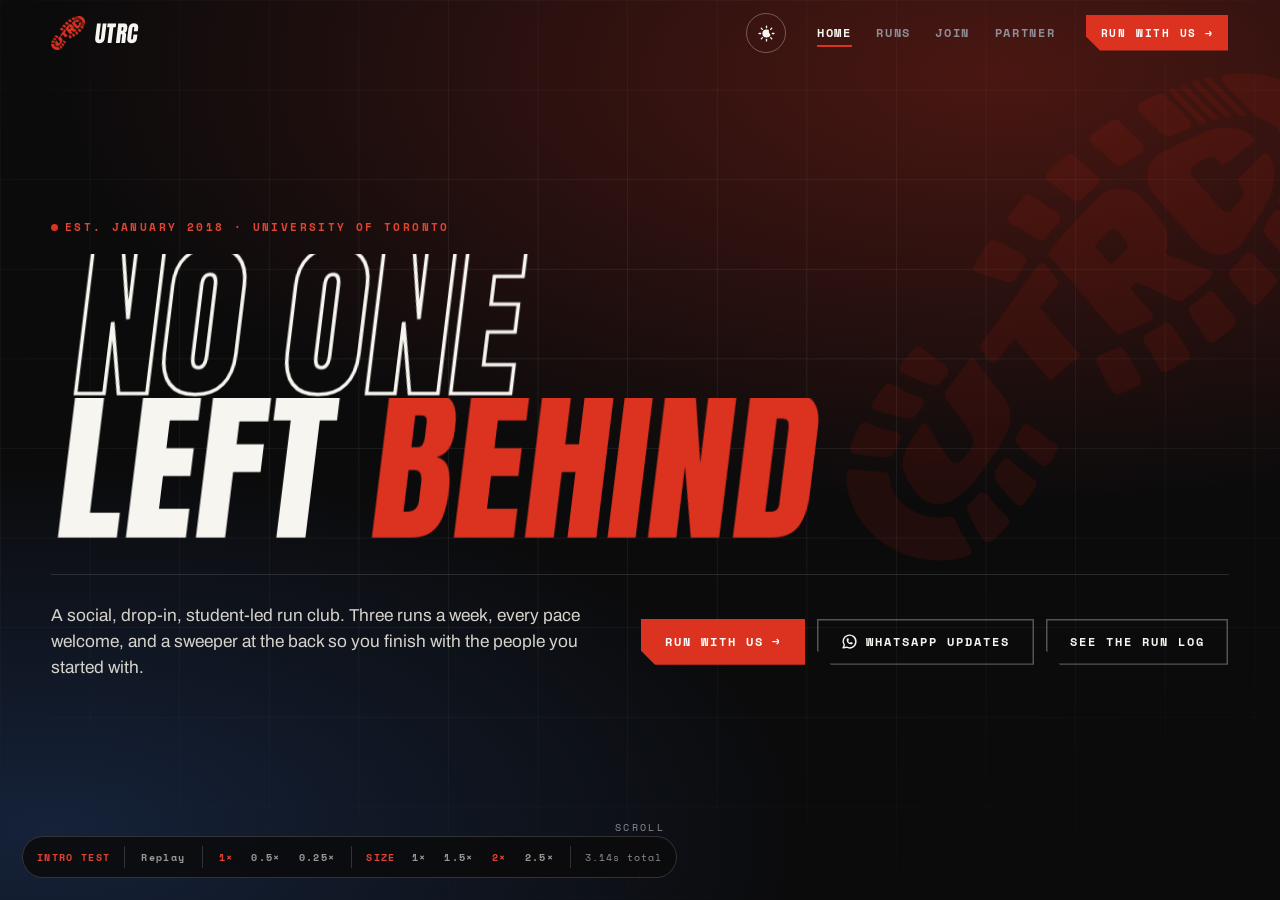
<file: 01_main/_intro.html>
<!doctype html>
<html lang="en">
<head>
<meta charset="utf-8">
<meta name="viewport" content="width=device-width,initial-scale=1">
<title>Intro — test page</title>
<meta name="robots" content="noindex">
<link rel="icon" href="assets/img/favicon-32.png" sizes="32x32">

<!-- ==========================================================================
     TEST PAGE. Not part of the site.

     The underscore keeps it out of the build — make-deploy.js skips anything
     starting with "_", so this file, _intro.css and _intro.js never reach
     _deploy/ until you ask for them.

     Preview it with the usual server, so the home page below can load:

         node serve.js        →  http://localhost:8080/_intro.html

     Opening this straight off disk works for the intro itself, but Chrome
     will not let a file:// page frame another file:// page, so the home page
     underneath comes up blank.

     Everything below the DROP-IN block is test scaffolding.
     ========================================================================== -->

<link rel="preconnect" href="https://fonts.googleapis.com">
<link rel="preconnect" href="https://fonts.gstatic.com" crossorigin>
<link href="https://fonts.googleapis.com/css2?family=Space+Mono:wght@400;700&display=swap" rel="stylesheet">

<!-- ============ DROP-IN — these two lines are the whole feature ============
     data-once is "always" here so it replays on every reload while you are
     working on it. On a real page leave it off: the default is one play per
     browser session, which is the behaviour you asked for.              -->
<link rel="stylesheet" href="assets/css/_intro.css">
<script src="assets/js/_intro.js" data-once="always"></script>
<!-- ======================================================================= -->

<style>
  /* --- Test scaffolding only ------------------------------------------- */
  html,body{margin:0;height:100%;background:#0B0B0C}

  /* The real home page, sitting under the overlay so the hand-off is the
     actual hand-off and not a mock-up of one. */
  .stand-in{
    position:fixed;inset:0;
    width:100%;height:100%;
    border:0;
    display:block;
  }

  /* --- Dev bar ----------------------------------------------------------- */
  .dev{
    position:fixed;
    left:clamp(12px,2vw,22px);
    bottom:clamp(12px,2vw,22px);
    z-index:2147483600;              /* above the overlay, so it stays usable */
    display:flex;
    align-items:center;
    gap:14px;
    padding:9px 14px;
    border-radius:999px;
    background:rgba(11,11,12,.86);
    border:1px solid rgba(255,255,255,.16);
    backdrop-filter:blur(10px);
    font-family:'Space Mono',ui-monospace,Consolas,monospace;
    font-size:.6rem;
    font-weight:700;
    letter-spacing:.14em;
    text-transform:uppercase;
    color:#D6D3CD;
    transition:opacity .4s cubic-bezier(.22,1,.36,1);
  }
  .dev.is-dim{opacity:.18}            /* gets out of the way while it plays */
  .dev:hover{opacity:1}

  .dev__tag{color:#E24433}
  .dev__sep{width:1px;align-self:stretch;background:rgba(255,255,255,.16)}

  .dev button{
    font:inherit;
    color:inherit;
    background:none;
    border:0;
    padding:4px 2px;
    cursor:pointer;
    letter-spacing:.14em;
    opacity:.7;
    transition:opacity .2s,color .2s;
  }
  .dev button:hover{opacity:1;color:#F7F5F0}
  .dev button.is-on{opacity:1;color:#E24433}
  .dev button:focus-visible{outline:2px solid #FF3A24;outline-offset:2px;border-radius:2px}

  .dev__note{color:#8E8E96;letter-spacing:.1em;text-transform:none;font-weight:400}

  @media (max-width:640px){
    .dev{gap:9px;padding:7px 10px;font-size:.52rem}
    .dev__note{display:none}
  }
</style>
</head>
<body>

<!-- The site itself, live, underneath. -->
<iframe class="stand-in" src="index.html" title="UTRC home page" loading="eager"></iframe>

<!-- --- Dev bar. Test page only — none of this ships. --------------------- -->
<div class="dev" id="dev">
  <span class="dev__tag">Intro test</span>
  <div class="dev__sep"></div>
  <button type="button" id="replay">Replay</button>
  <div class="dev__sep"></div>
  <button type="button" class="speed is-on" data-speed="1">1&times;</button>
  <button type="button" class="speed" data-speed="2">0.5&times;</button>
  <button type="button" class="speed" data-speed="4">0.25&times;</button>
  <div class="dev__sep"></div>
  <span class="dev__tag">Size</span>
  <button type="button" class="scale" data-scale="1">1&times;</button>
  <button type="button" class="scale" data-scale="1.5">1.5&times;</button>
  <button type="button" class="scale is-on" data-scale="2">2&times;</button>
  <button type="button" class="scale" data-scale="2.5">2.5&times;</button>
  <div class="dev__sep"></div>
  <span class="dev__note" id="total"></span>
</div>

<script>
(function () {
  var bar   = document.getElementById('dev');
  var root  = document.documentElement;
  var total = document.getElementById('total');

  /* The timeline tokens, read once before anything overrides them. Scaling
     these is how the speed buttons work — _intro.js reads the same values
     back, so the JS stays in step with the CSS automatically. */
  var KEYS = ['--uintro-t-logo','--uintro-d-logo',
              '--uintro-t-swoosh','--uintro-d-swoosh',
              '--uintro-t-credit','--uintro-d-credit',
              '--uintro-hold','--uintro-d-exit'];

  var base = {};
  KEYS.forEach(function (k) {
    base[k] = parseFloat(getComputedStyle(root).getPropertyValue(k)) || 0;
  });

  function runtime (mult) {
    return (base['--uintro-t-credit'] + base['--uintro-d-credit'] +
            base['--uintro-hold']     + base['--uintro-d-exit']) * mult;
  }

  function setSpeed (mult) {
    KEYS.forEach(function (k) { root.style.setProperty(k, (base[k] * mult) + 'ms'); });
    total.textContent = (runtime(mult) / 1000).toFixed(2) + 's total';
  }

  /* --- Remembering the settings ----------------------------------------
     Replay reloads the page, so anything held only in the DOM is lost. Both
     dials are kept in localStorage and restored below, which is also why a
     setting survives closing the tab and coming back to it tomorrow. */
  var STORE = 'utrc-intro-dev';

  function load () {
    try { return JSON.parse(localStorage.getItem(STORE)) || {}; }
    catch (_) { return {}; }            /* private mode, or something stale */
  }
  function save (key, value) {
    try {
      var s = load();
      s[key] = value;
      localStorage.setItem(STORE, JSON.stringify(s));
    } catch (_) { /* not worth caring about on a test page */ }
  }

  /* Both button groups behave identically: pick one, apply it, remember it. */
  function group (sel, attr, apply) {
    var btns = [].slice.call(document.querySelectorAll(sel));

    function pick (value, remember) {
      var matched = false;
      btns.forEach(function (b) {
        var on = b.dataset[attr] === String(value);
        b.classList.toggle('is-on', on);
        if (on) matched = true;
      });
      if (!matched) return false;       /* a saved value whose button is gone */
      apply(Number(value));
      if (remember) save(attr, value);
      return true;
    }

    btns.forEach(function (b) {
      b.addEventListener('click', function () { pick(b.dataset[attr], true); });
    });
    return pick;
  }

  var pickSpeed = group('.speed', 'speed', setSpeed);
  var pickScale = group('.scale', 'scale', function (v) {
    root.style.setProperty('--uintro-scale', v);
  });

  /* Restore. This has to happen before _intro.js starts, or the intro plays
     at one size and snaps to another. It does: this script runs while the
     body is parsing, and the intro waits for DOMContentLoaded and then for
     the webfont, both of which are later.

     The fallbacks come from the stylesheet rather than being written out
     again here, so changing --uintro-scale in _intro.css still shows up. */
  var saved  = load();
  var cssVar = function (n, d) {
    return (getComputedStyle(root).getPropertyValue(n) || '').trim() || d;
  };

  if (!pickSpeed(saved.speed, false)) pickSpeed(1, false);
  if (!pickScale(saved.scale, false)) pickScale(cssVar('--uintro-scale', 2), false);

  document.getElementById('replay').addEventListener('click', function () {
    /* Reload so the home page underneath starts from the top too, which is
       the state a real first visit would be in. */
    location.reload();
  });

  /* Fade the bar down while the intro runs, back up when it hands over.
     Doubles as a demo of the event the overlay fires on its way out. */
  bar.classList.add('is-dim');
  document.addEventListener('utrc:intro-done', function () {
    bar.classList.remove('is-dim');
  });
}());
</script>

</body>
</html>
</file>
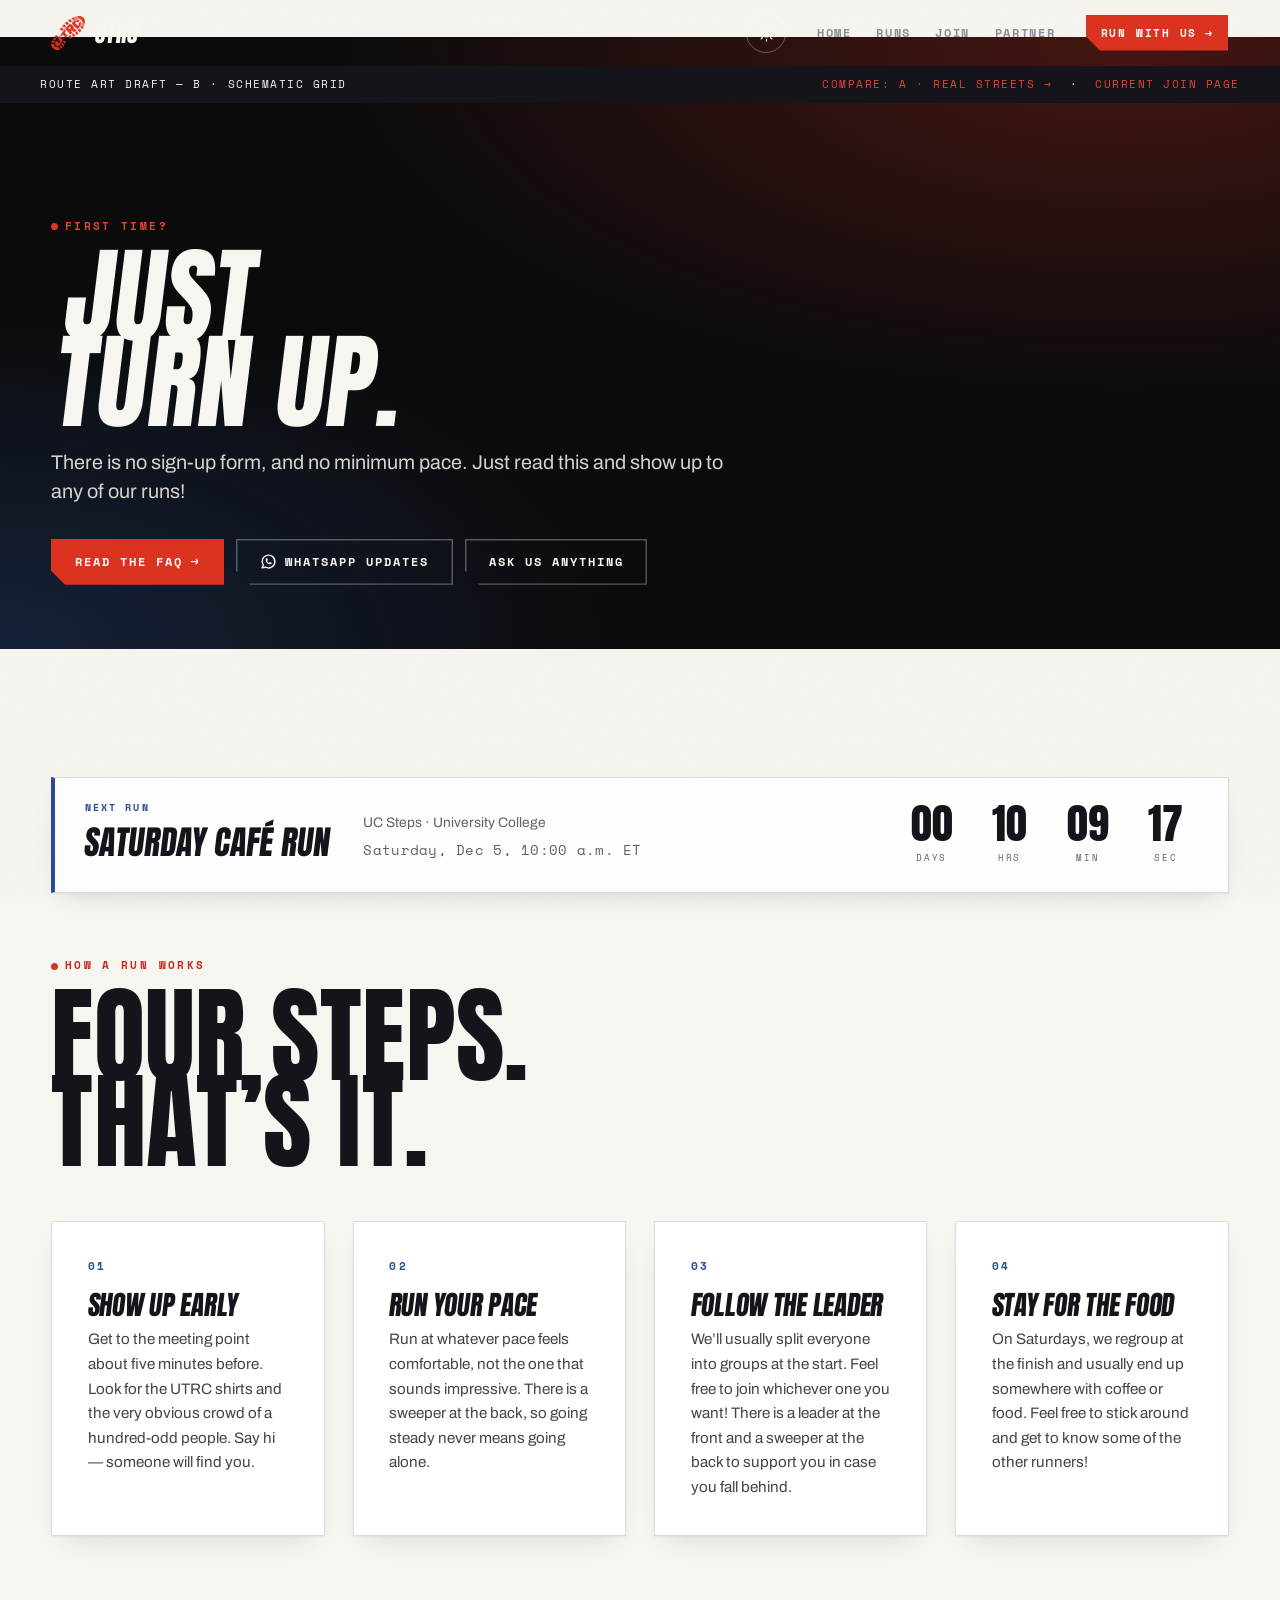
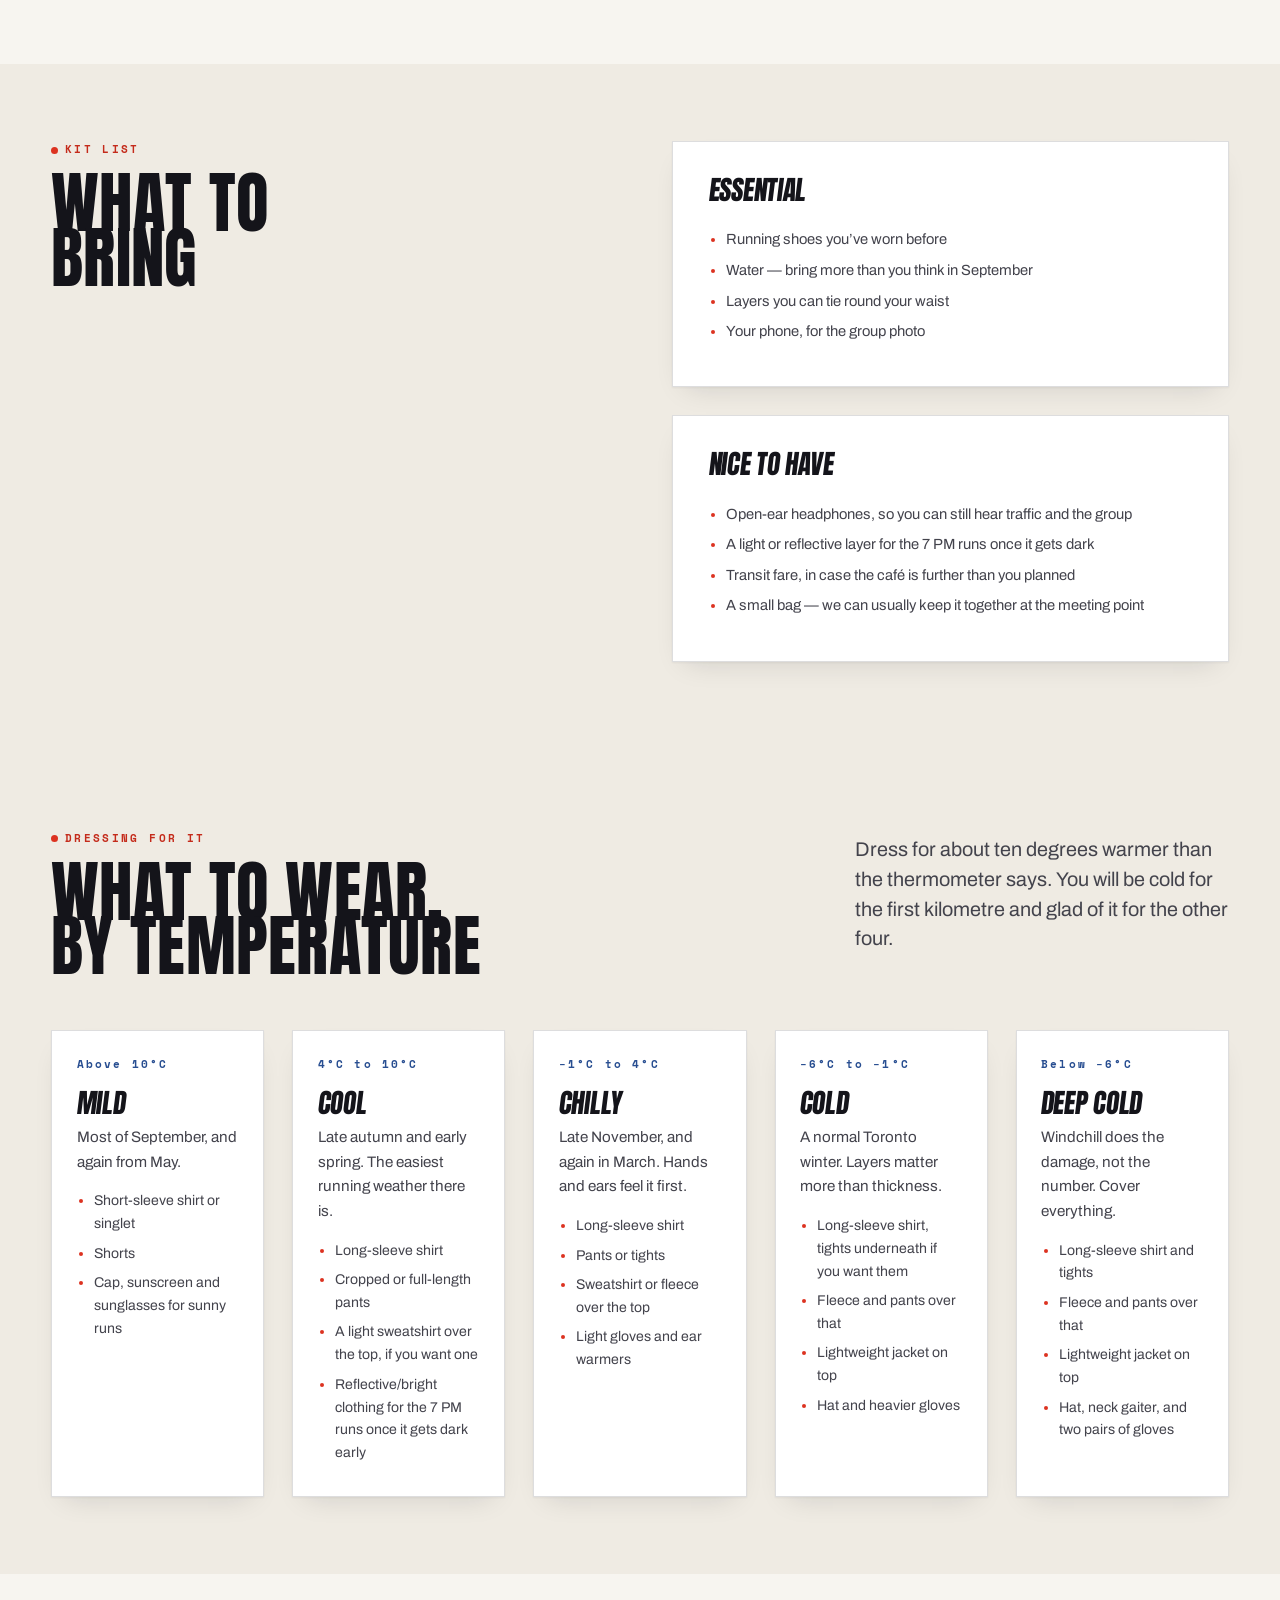
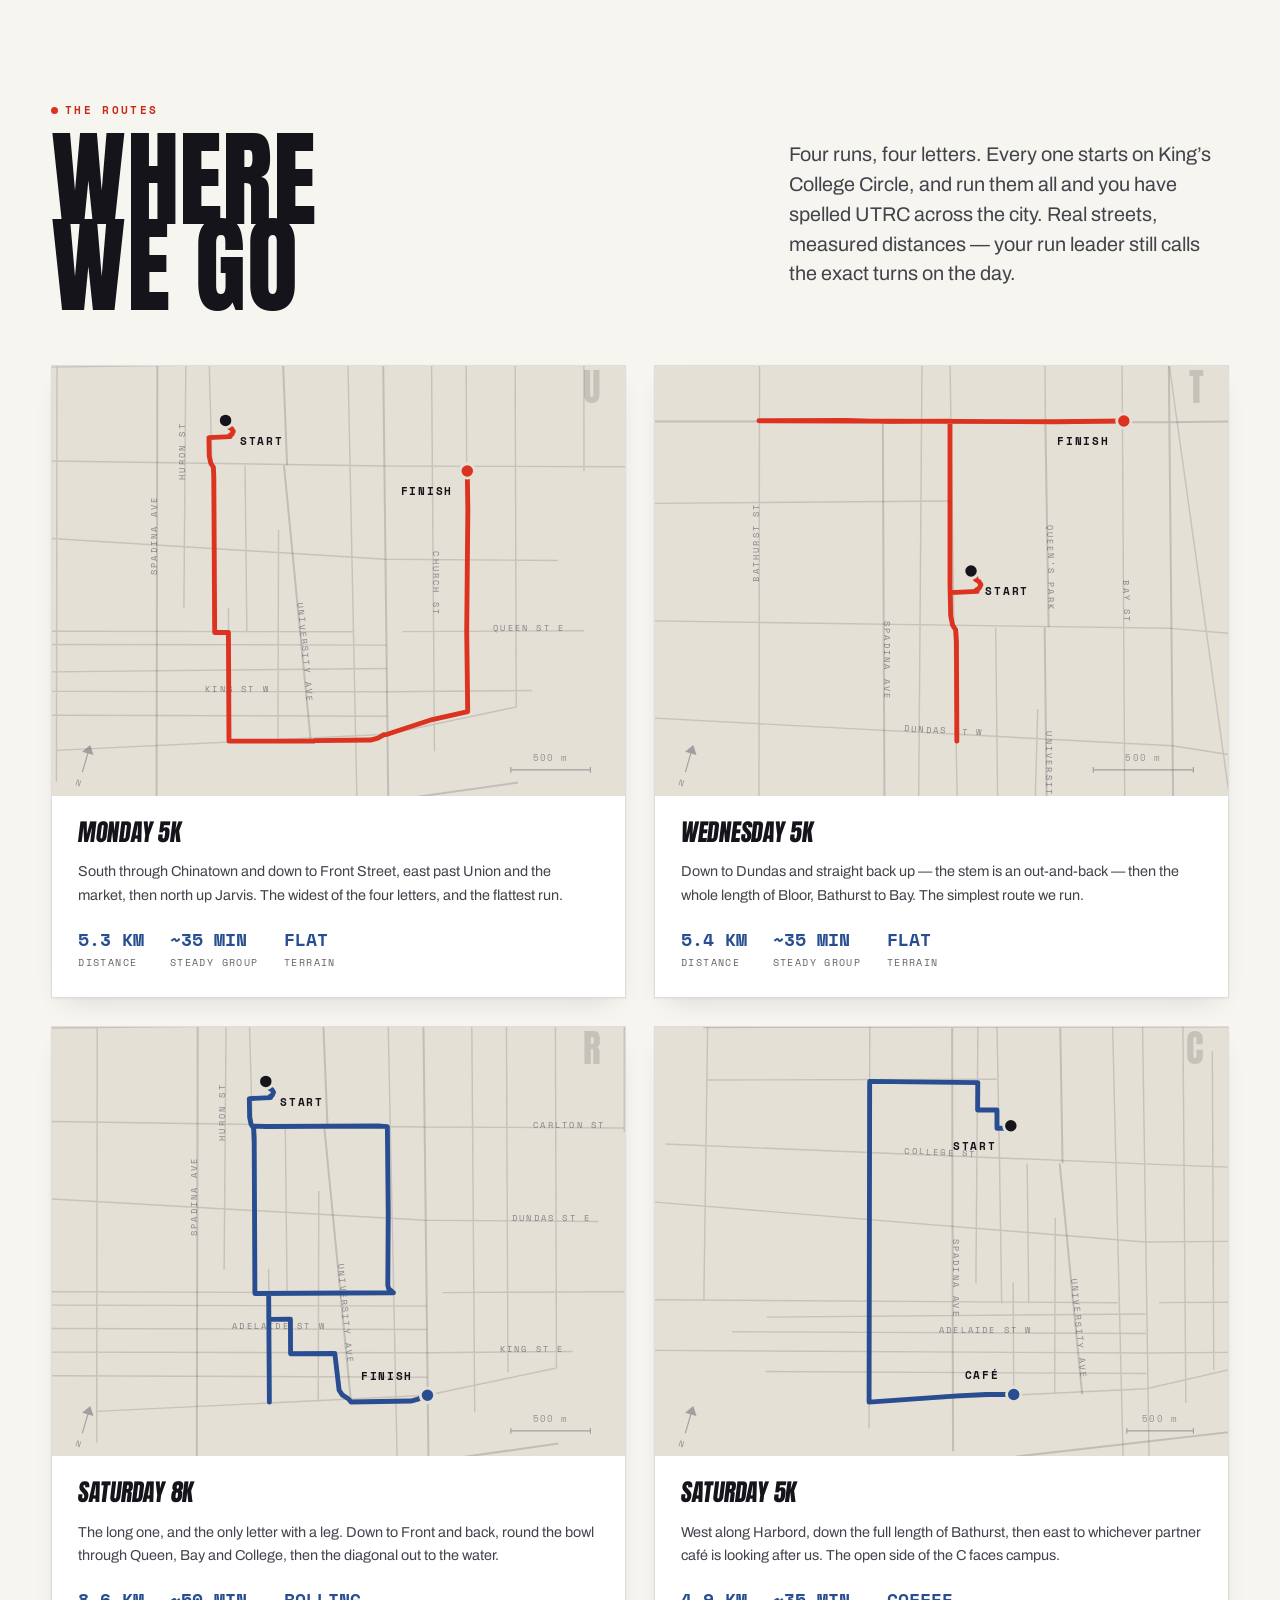
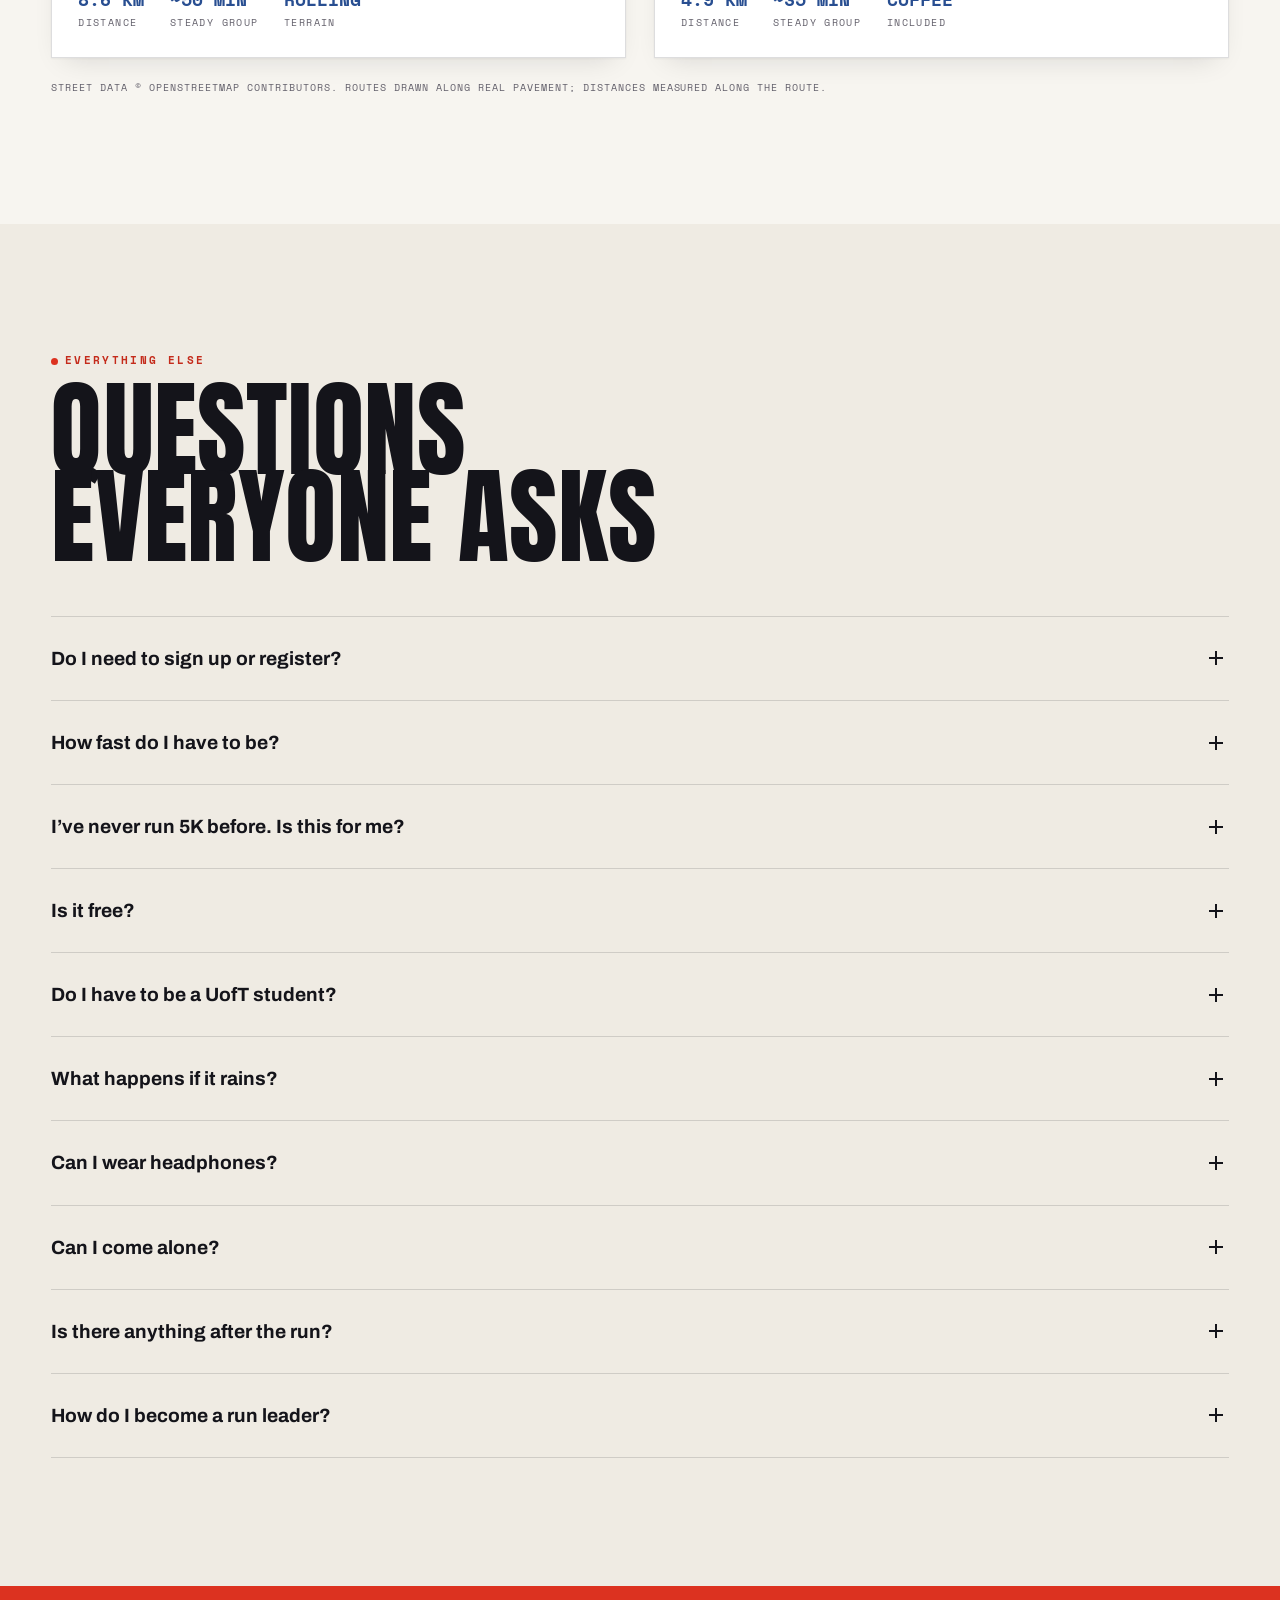
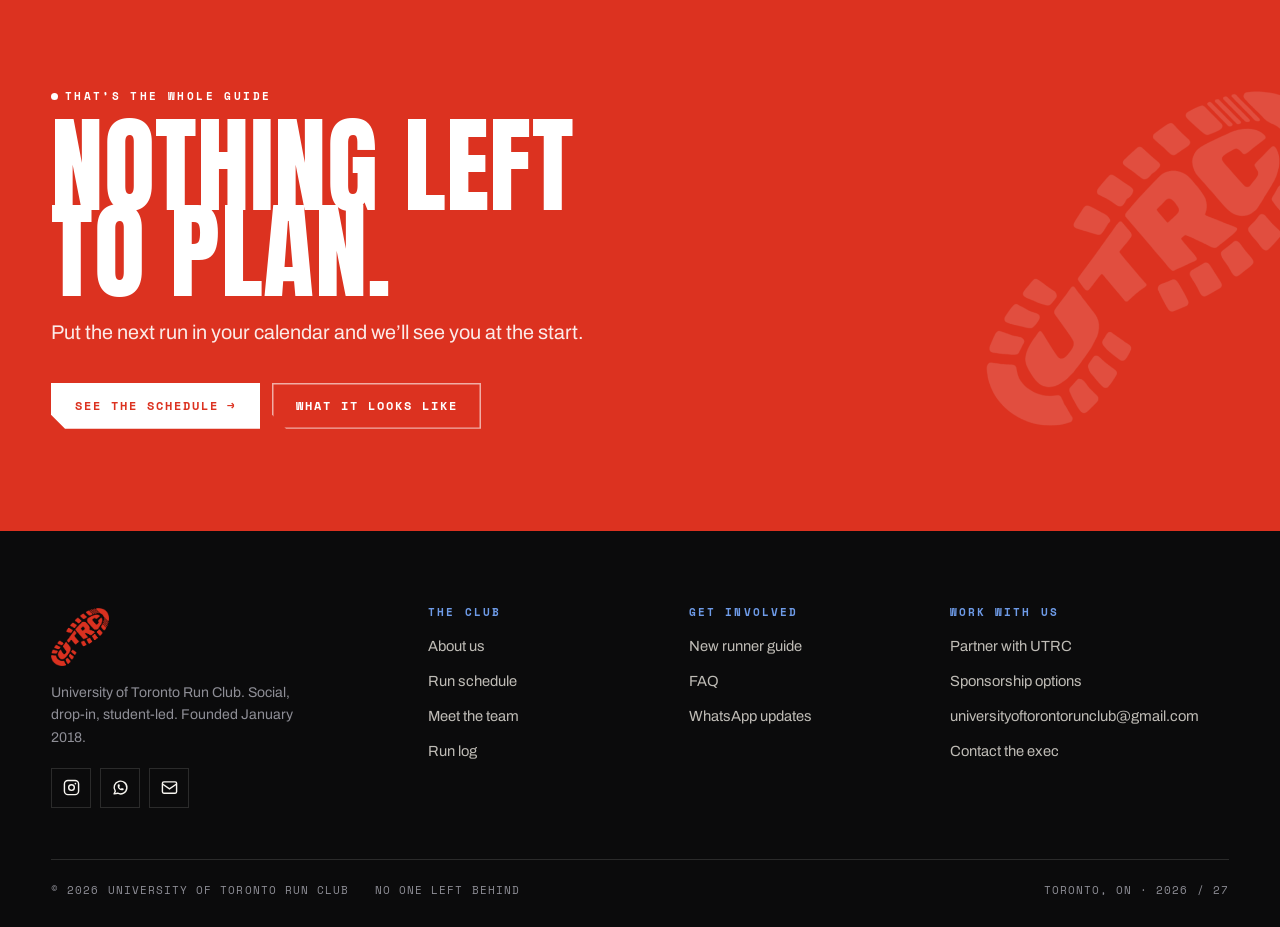
<file: 01_main/_join-routes-grid.html>
<!doctype html>
<html lang="en">
<head>
<meta charset="utf-8">
<meta name="viewport" content="width=device-width,initial-scale=1">
<title>B · schematic grid — UTRC (draft)</title>
<meta name="description" content="Never run with UTRC before? Here's exactly what happens: where to meet, the routes, what to bring, what to wear at any temperature, and answers to the questions everyone asks.">
<meta name="theme-color" content="#F7F5F0">
<link rel="icon" href="assets/img/favicon-32.png" sizes="32x32">
<link rel="apple-touch-icon" href="assets/img/apple-touch-icon.png">
<meta property="og:title" content="New Runner Guide — UTRC">
<meta property="og:description" content="What to expect on your first run with the University of Toronto Run Club.">
<meta property="og:image" content="assets/img/icon-512.png">
<link rel="preconnect" href="https://fonts.googleapis.com">
<link rel="preconnect" href="https://fonts.gstatic.com" crossorigin>
<link href="https://fonts.googleapis.com/css2?family=Anton&family=Archivo:wght@400;500;600;700;800;900&family=Space+Mono:wght@400;700&display=swap" rel="stylesheet">
<link rel="stylesheet" href="assets/css/style.css">
<!-- Theme, decided before anything paints so a dark-mode visitor sees no white flash.
     PREFERS=false means the site opens light unless the visitor chose otherwise. -->
<script>(function(d){d.classList.add('js');var PREFERS=false,t=null;
try{t=localStorage.getItem('utrc-theme')}catch(e){}
if(t!=='dark'&&t!=='light')t=PREFERS&&matchMedia('(prefers-color-scheme:dark)').matches?'dark':'light';
d.dataset.theme=t;})(document.documentElement);</script>


<style>
/* ---- route-art drafts --------------------------------------------------
   Everything the new maps need, kept in the draft page so style.css and
   join.html stay untouched while this is being tried out. */
.grid--routes{display:grid;gap:var(--gap);grid-template-columns:repeat(2,minmax(0,1fr))}
@media (max-width:900px){.grid--routes{grid-template-columns:minmax(0,1fr)}}
/* the stats row is the widest thing in the card, so let it wrap on a phone */
@media (max-width:420px){.route--art .route__stats{gap:1rem;flex-wrap:wrap}}

.route--art .route__map{background:var(--surface-2);display:block;width:100%;height:auto}
.rm-paper{fill:var(--surface-2)}

/* The city, in three weights. */
.rm-minor path{fill:none;stroke:var(--line);stroke-width:.5}
.rm-mid   path{fill:none;stroke:var(--line);stroke-width:1}
.rm-major path{fill:none;stroke:var(--line-strong);stroke-width:1.4;opacity:.55}

.rm-name text{
  font-family:var(--f-mono);font-size:6px;letter-spacing:.14em;
  fill:var(--fg-mute);opacity:.72;
}
.rm-furniture path{fill:var(--fg-mute);stroke:var(--fg-mute);stroke-width:.8;opacity:.5}
.rm-furniture text{
  font-family:var(--f-mono);font-size:6px;letter-spacing:.14em;
  fill:var(--fg-mute);opacity:.6;stroke:none;
}
/* The letter this run draws, called out quietly in the corner. */
.rm-glyph{
  font-family:var(--f-display);font-size:26px;
  fill:var(--fg);opacity:.14;letter-spacing:.02em;
}

/* The run itself. */
.route--art .route__map .line{
  fill:none;stroke:var(--red);stroke-width:3.4;
  stroke-linecap:round;stroke-linejoin:round;
  stroke-dasharray:var(--len,1400);stroke-dashoffset:var(--len,1400);
}
.route--blue .route__map .line{stroke:var(--blue)}
.route--art .route__map.is-in .line{animation:draw 2.8s var(--ease) forwards}
.route--art .route__map .dot{fill:var(--fg);stroke:var(--surface-2);stroke-width:2}
.route--art .route__map .dot-r{fill:var(--red);stroke:var(--surface-2);stroke-width:2}
.route--blue .route__map .dot-r{fill:var(--blue)}
.route--art .route__map .lbl{
  font-family:var(--f-mono);font-size:7.5px;letter-spacing:.16em;
  fill:var(--fg);text-transform:uppercase;font-weight:700;
}
@media (prefers-reduced-motion:reduce){
  .route--art .route__map .line{stroke-dashoffset:0}
}

/* Which draft you are looking at. */
.draftbar{
  position:sticky;top:var(--nav-h);z-index:40;
  background:var(--ink);color:var(--paper);
  font-family:var(--f-mono);font-size:.68rem;letter-spacing:.14em;text-transform:uppercase;
  padding:.6rem clamp(16px,4vw,40px);
  display:flex;gap:1.2rem;align-items:center;justify-content:space-between;flex-wrap:wrap;
}
.draftbar a{color:var(--red-lift);text-underline-offset:3px}

.routes__credit{
  margin:1.4rem 0 0;font-family:var(--f-mono);font-size:.62rem;
  letter-spacing:.1em;text-transform:uppercase;color:var(--fg-mute);
}
.routes__credit a{color:inherit;text-underline-offset:3px}
</style>
</head>
<body>
<!-- Draft marker. This page is scratch work: the leading underscore keeps it
     out of the build, and nothing here is linked from the live site. -->

<header id="nav"></header>
<div class="draftbar">
  <span>Route art draft &mdash; B · schematic grid</span>
  <span><a href="_join-routes-osm.html">Compare: A · real streets &rarr;</a> &nbsp;·&nbsp; <a href="join.html">Current join page</a></span>
</div>

<section class="phead on-dark">
  <div class="phead__bg"></div>
  <div class="phead__in">
    <p class="eyebrow">First time?</p>
    <h1 class="display h-xl">Just<br>turn up.</h1>
    <p class="lede">
      There is no sign-up form, and no minimum pace. Just read this and show up to
      any of our runs!
    </p>
    <div class="btn-row" style="margin-top:2rem">
      <a class="btn" href="#faq" data-magnetic>Read the FAQ <span class="arrow">&rarr;</span></a>
      <a class="btn btn--ghost" data-wa="icon" href="#" target="_blank" rel="noopener">WhatsApp updates</a>
      <a class="btn btn--ghost" data-ig href="#" target="_blank" rel="noopener">Ask us anything</a>
    </div>
  </div>
</section>

<!-- Parked: moving banner, hidden. Unwrap the <template> to restore. -->
<template data-parked="marquee">
<div class="marquee" aria-hidden="true">
  <div class="marquee__track">
    <span>No sign-up</span><span>No fee</span><span>No minimum pace</span>
    <span>Sweeper at the back</span><span>Everyone finishes</span>
  </div>
</div>
</template>

<!-- =============================================== NEXT + STEPS ======== -->
<section class="sec">
  <div class="shell">
    <div id="next-run" class="next" data-reveal></div>

    <div class="sec__head" style="margin-top:clamp(46px,5vw,80px)">
      <div>
        <p class="eyebrow">How a run works</p>
        <h2 class="display h-xl" data-reveal>Four steps.<br>That&rsquo;s it.</h2>
      </div>
    </div>

    <div class="grid grid--4">
      <article class="card" data-reveal>
        <span class="card__n">01</span>
        <h3>Show up early</h3>
        <p>Get to the meeting point about five minutes before. Look for the UTRC shirts and
           the very obvious crowd of a hundred-odd people. Say hi — someone will find you.</p>
      </article>
      <article class="card" data-reveal style="--d:80ms">
        <span class="card__n">02</span>
        <h3>Run your pace</h3>
        <p>Run at whatever pace feels comfortable, not the one that sounds impressive.
           There is a sweeper at the back, so going steady never means going alone.</p>
      </article>
      <article class="card" data-reveal style="--d:160ms">
        <span class="card__n">03</span>
        <h3>Follow the leader</h3>
        <p>We&rsquo;ll usually split everyone into groups at the start. Feel free to join
           whichever one you want! There is a leader at the front and a sweeper at the back
           to support you in case you fall behind.</p>
      </article>
      <article class="card" data-reveal style="--d:240ms">
        <span class="card__n">04</span>
        <h3>Stay for the food</h3>
        <p>On Saturdays, we regroup at the finish and usually end up somewhere with
           coffee or food. Feel free to stick around and get to know some of the
           other runners!</p>
      </article>
    </div>
  </div>
</section>


<!-- ================================================== KIT LIST ========= -->
<section class="sec sec--paper sec--tight" id="bring">
  <div class="shell">
    <div class="split">
      <div>
        <p class="eyebrow">Kit list</p>
        <h2 class="display h-lg" data-reveal>What to<br>bring</h2>
      </div>
      <div class="grid grid--2">
        <article class="card" data-reveal>
          <h3>Essential</h3>
          <ul>
            <li>Running shoes you&rsquo;ve worn before</li>
            <li>Water — bring more than you think in September</li>
            <li>Layers you can tie round your waist</li>
            <li>Your phone, for the group photo</li>
          </ul>
        </article>
        <article class="card" data-reveal style="--d:100ms">
          <h3>Nice to have</h3>
          <ul>
            <li>Open-ear headphones, so you can still hear traffic and the group</li>
            <li>A light or reflective layer for the 7&nbsp;PM runs once it gets dark</li>
            <li>Transit fare, in case the café is further than you planned</li>
            <li>A small bag — we can usually keep it together at the meeting point</li>
          </ul>
        </article>
      </div>
    </div>
  </div>
</section>

<!-- ============================================ DRESSING FOR IT ======== -->
<!-- VERIFY: the bands below are written for a Toronto winter and are general
     running advice, not club policy. The only club claim is the cancellation
     line in the coldest card, which matches the FAQ answer further down. -->
<section class="sec sec--paper sec--tight" id="wear">
  <div class="shell">
    <div class="sec__head">
      <div>
        <p class="eyebrow">Dressing for it</p>
        <h2 class="display h-lg" data-reveal>What to wear,<br>by temperature</h2>
      </div>
      <p class="lede" data-reveal style="--d:120ms;max-width:34ch">
        Dress for about ten degrees warmer than the thermometer says. You will be cold
        for the first kilometre and glad of it for the other four.
      </p>
    </div>

    <div class="grid grid--5">
      <article class="card" data-reveal>
        <span class="card__n">Above 10&deg;C</span>
        <h3>Mild</h3>
        <p>Most of September, and again from May.</p>
        <ul>
          <li>Short-sleeve shirt or singlet</li>
          <li>Shorts</li>
          <li>Cap, sunscreen and sunglasses for sunny runs</li>
        </ul>
      </article>

      <article class="card" data-reveal style="--d:80ms">
        <span class="card__n">4&deg;C to 10&deg;C</span>
        <h3>Cool</h3>
        <p>Late autumn and early spring. The easiest running weather there is.</p>
        <ul>
          <li>Long-sleeve shirt</li>
          <li>Cropped or full-length pants</li>
          <li>A light sweatshirt over the top, if you want one</li>
          <li>Reflective/bright clothing for the 7&nbsp;PM runs once it gets dark early</li>
        </ul>
      </article>

      <article class="card" data-reveal style="--d:160ms">
        <span class="card__n">&minus;1&deg;C to 4&deg;C</span>
        <h3>Chilly</h3>
        <p>Late November, and again in March. Hands and ears feel it first.</p>
        <ul>
          <li>Long-sleeve shirt</li>
          <li>Pants or tights</li>
          <li>Sweatshirt or fleece over the top</li>
          <li>Light gloves and ear warmers</li>
        </ul>
      </article>

      <article class="card" data-reveal style="--d:240ms">
        <span class="card__n">&minus;6&deg;C to &minus;1&deg;C</span>
        <h3>Cold</h3>
        <p>A normal Toronto winter. Layers matter more than thickness.</p>
        <ul>
          <li>Long-sleeve shirt, tights underneath if you want them</li>
          <li>Fleece and pants over that</li>
          <li>Lightweight jacket on top</li>
          <li>Hat and heavier gloves</li>
        </ul>
      </article>

      <article class="card" data-reveal style="--d:320ms">
        <span class="card__n">Below &minus;6&deg;C</span>
        <h3>Deep cold</h3>
        <p>Windchill does the damage, not the number. Cover everything.</p>
        <ul>
          <li>Long-sleeve shirt and tights</li>
          <li>Fleece and pants over that</li>
          <li>Lightweight jacket on top</li>
          <li>Hat, neck gaiter, and two pairs of gloves</li>
        </ul>
      </article>

    </div>
  </div>
</section>

<!-- ==================================================== ROUTES ========= -->
<section class="sec" id="routes">
  <div class="shell">
    <div class="sec__head">
      <div>
        <p class="eyebrow">The routes</p>
        <h2 class="display h-xl" data-reveal>Where<br>we go</h2>
      </div>
      <p class="lede" data-reveal style="--d:120ms;max-width:40ch">
        Four runs, four letters. Every one starts on King&rsquo;s College Circle, and run
        them all and you have spelled UTRC across the city. Real streets, measured
        distances &mdash; your run leader still calls the exact turns on the day.
      </p>
    </div>

    <div class="grid grid--routes">

      <article class="route route--art route--red" data-reveal>
        <svg class="route__map" viewBox="0 0 400 300" role="img" aria-label="Map of downtown Toronto with the Monday 5K route drawn on it, tracing the letter U from King’s College Circle south to Front Street, east, then north up Jarvis.">
          <rect class="rm-paper" width="400" height="300"/>
          
          <g class="rm-mid"><path d="M3 268.4L234.1 257.2M109.5 -12.2L111.7 69.2M93.5 -10.2L92.1 169.3M353.3 135.8L232.9 135M-12.9 119.6L232.9 135M111.7 69.2L113.6 186.1M-10.5 213.7L233.7 211.2M231.7 69.8L410.7 70.4M123.2 168.9L123.6 262M206.5 -10.1L213.1 311.1M-13.9 185.2L210.4 185.6M-18.5 66L231.7 69.8M157.8 261.9L158.2 114.6M-13.5 1L109.3 -0.8M233.9 227.5L335.3 226.6M371.4 -14.2L371.5 73.3M289.2 -10.1L290.3 241.3M3.5 -13.8L3.1 290.4M-20 227.2L233.9 227.5M265 -10.2L267.1 269.1M234.1 257.2L324.2 238.1M234 244.6L-12.9 243.8M233.6 194.9L-14.6 194.4M323.4 -10.1L324.2 238.1M244.6 185.5L371.6 184.9M134.8 69.4L136.1 186.1"/></g>
          <g class="rm-major"><path d="M164.2 69.3L161 -10.6M162 69.3L180.7 261.9M325.4 290.9L171 312.7M73.6 -17.3L73 309.3M234.9 310.7L231.2 -10.1"/></g>
          <g class="rm-name"><text x="171.3" y="165.6" transform="rotate(84.4 171.3 165.6)">UNIVERSITY AVE</text><text x="73.3" y="146" transform="rotate(-89.9 73.3 146)">SPADINA AVE</text><text x="92.8" y="79.5" transform="rotate(-89.6 92.8 79.5)">HURON ST</text><text x="107" y="227.4" transform="rotate(0.1 107 227.4)">KING ST W</text><text x="266" y="129.4" transform="rotate(89.6 266 129.4)">CHURCH ST</text><text x="308.1" y="185.2" transform="rotate(-0.3 308.1 185.2)">QUEEN ST E</text></g>
          <path class="line" d="M121.2 38L123.9 41.7L123.6 42.7L125.5 43.9L126.6 45.6L125.7 47.6L123.9 48.6L123.9 49.1L124.5 49.3L109.6 50L109.8 62.9L110.9 67.9L112.7 70.7L113 77.2L113.6 186.1L123.2 186.1L123.6 262L182.7 262L183.7 261.6L222.4 261.2L227.6 259.9L231.8 257.5L234.1 257.2L265.5 246.9L290.3 241.3L289.6 185.1L290.4 100L290 73.3" style="--len:592"/>
          <circle class="dot" cx="121.2" cy="38" r="5"/>
          <circle class="dot-r" cx="290" cy="73.3" r="5"/>
          <text class="lbl" text-anchor="start" x="131.2" y="55">Start</text>
          <text class="lbl" text-anchor="end" x="280" y="90.3">Finish</text>
          <g class="rm-furniture">
            <path d="M320.4 280v4M320.4 282h55.6M376 280v4"/>
            <text x="348.2" y="276" text-anchor="middle">500 m</text>
            <g transform="translate(24 274) rotate(16.3)">
              <path d="M0 10V-6M0 -9l3.4 5H-3.4Z"/>
              <text x="0" y="20" text-anchor="middle">N</text>
            </g>
          </g>
          <text class="rm-glyph" x="384" y="26" text-anchor="end">U</text>
        </svg>
        <div class="route__body">
          <h3>Monday 5K</h3>
          <p>South through Chinatown and down to Front Street, east past Union and the market, then north up Jarvis. The widest of the four letters, and the flattest run.</p>
          <div class="route__stats">
            <span><b>5.3 km</b>Distance</span>
            <span><b>~35 min</b>Steady group</span>
            <span><b>Flat</b>Terrain</span>
          </div>
        </div>
      </article>

      <article class="route route--art route--red" data-reveal style="--d:90ms">
        <svg class="route__map" viewBox="0 0 400 300" role="img" aria-label="Map of downtown Toronto with the Wednesday 5K route drawn on it, tracing the letter T: a stem down to Dundas and back, and a crossbar along Bloor from Bathurst to Bay.">
          <rect class="rm-paper" width="400" height="300"/>
          
          <g class="rm-mid"><path d="M73 -10.1L72.6 311.3M326.1 -11.7L328.1 311.1M205.8 -17.7L208.8 182.4M186.7 -36.5L184.1 308.4M358.7 -3.5L403.1 315.1M361.3 265.2L420.3 274.5M-13.5 245.2L361.3 265.2M208.8 182.4L211.2 310.3M359.8 183.2L410.9 187.5M-12.9 177.8L359.8 183.2M265.2 313.5L267.3 239.6M-11 96L205.8 94.3M272.3 -12.9L272.6 38.9M237.9 182.7L239.5 322.4"/></g>
          <g class="rm-major"><path d="M-12.1 38.7L358.8 39.3M274.9 182.5L272.6 38.9M272.1 182.5L273.8 327.9M159.1 38.7L160.3 317.6M358.8 39.3L410.5 38.7M361.9 310.1L358.7 -11"/></g>
          <g class="rm-name"><text x="273.8" y="110.7" transform="rotate(89.1 273.8 110.7)">QUEEN'S PARK</text><text x="272.9" y="255.2" transform="rotate(89.3 272.9 255.2)">UNIVERSITY AVE</text><text x="159.7" y="178.1" transform="rotate(89.8 159.7 178.1)">SPADINA AVE</text><text x="72.8" y="150.6" transform="rotate(-89.9 72.8 150.6)">BATHURST ST</text><text x="327.1" y="149.7" transform="rotate(89.6 327.1 149.7)">BAY ST</text><text x="173.9" y="255.2" transform="rotate(3.1 173.9 255.2)">DUNDAS ST W</text></g>
          <path class="line" d="M220.7 143.2L224.1 147.8L223.8 149.1L226.2 150.5L227.6 152.7L226.4 155.2L224.2 156.5L224.1 157.2L225 157.4L206.2 158.3L206.5 174.4L207.8 180.8L210 184.4L210.5 192.5L210.8 262L210.5 192.5L210 184.4L207.8 180.8L206.5 174.4L206 153.1L206 38.5L163.2 38.8L133.5 38.1L72.6 38.2L279 38.9L327.4 38.4" style="--len:757"/>
          <circle class="dot" cx="220.7" cy="143.2" r="5"/>
          <circle class="dot-r" cx="327.4" cy="38.4" r="5"/>
          <text class="lbl" text-anchor="start" x="230.7" y="160.2">Start</text>
          <text class="lbl" text-anchor="end" x="317.4" y="55.4">Finish</text>
          <g class="rm-furniture">
            <path d="M306.1 280v4M306.1 282h69.9M376 280v4"/>
            <text x="341.1" y="276" text-anchor="middle">500 m</text>
            <g transform="translate(24 274) rotate(16.3)">
              <path d="M0 10V-6M0 -9l3.4 5H-3.4Z"/>
              <text x="0" y="20" text-anchor="middle">N</text>
            </g>
          </g>
          <text class="rm-glyph" x="384" y="26" text-anchor="end">T</text>
        </svg>
        <div class="route__body">
          <h3>Wednesday 5K</h3>
          <p>Down to Dundas and straight back up — the stem is an out-and-back — then the whole length of Bloor, Bathurst to Bay. The simplest route we run.</p>
          <div class="route__stats">
            <span><b>5.4 km</b>Distance</span>
            <span><b>~35 min</b>Steady group</span>
            <span><b>Flat</b>Terrain</span>
          </div>
        </div>
      </article>

      <article class="route route--art route--blue" data-reveal style="--d:180ms">
        <svg class="route__map" viewBox="0 0 400 300" role="img" aria-label="Map of downtown Toronto with the Saturday 8K route drawn on it, tracing the letter R from King’s College Circle, with a spine down to Front Street, a bowl through Queen and College, and a diagonal leg.">
          <rect class="rm-paper" width="400" height="300"/>
          
          <g class="rm-mid"><path d="M31.1 268.4L262.2 257.2M137.6 -12.2L139.9 69.2M121.6 -10.2L120.2 169.3M381.5 135.8L261 135M-13.2 119.4L261 135M139.9 69.2L141.7 186.1M-10.2 210.5L261.8 211.2M259.8 69.8L412.4 70.6M151.3 168.9L151.8 262M234.6 -10.1L241.2 311.1M-11.1 184.9L238.5 185.6M-14 65.8L259.8 69.8M185.9 261.9L186.3 114.6M-10.9 0.8L137.5 -0.8M262 227.5L363.5 226.6M399.6 -14.2L399.6 73.3M317.3 -10.1L318.4 241.3M31.6 -13.8L31.2 290.4M-14.5 227L262 227.5M293.1 -10.2L295.2 269.1M262.2 257.2L352.3 238.1M262.2 244.6L-15.6 243.5M261.7 194.9L-11.7 194.2M351.5 -10.1L352.3 238.1M272.8 185.5L399.7 184.9M162.9 69.4L164.2 186.1"/></g>
          <g class="rm-major"><path d="M192.4 69.3L189.1 -10.6M190.1 69.3L208.8 261.9M353.6 290.9L199.1 312.7M101.8 -17.3L101.1 309.3M263 310.7L259.3 -10.1"/></g>
          <g class="rm-name"><text x="199.4" y="165.6" transform="rotate(84.4 199.4 165.6)">UNIVERSITY AVE</text><text x="101.4" y="146" transform="rotate(-89.9 101.4 146)">SPADINA AVE</text><text x="120.9" y="79.5" transform="rotate(-89.6 120.9 79.5)">HURON ST</text><text x="321.2" y="135.4" transform="rotate(0.4 321.2 135.4)">DUNDAS ST E</text><text x="125.8" y="210.9" transform="rotate(0.2 125.8 210.9)">ADELAIDE ST W</text><text x="336.1" y="70.2" transform="rotate(0.3 336.1 70.2)">CARLTON ST</text><text x="312.7" y="227" transform="rotate(-0.5 312.7 227)">KING ST E</text></g>
          <path class="line" d="M149.3 38L152 41.7L151.7 42.7L153.7 43.9L154.7 45.6L153.8 47.6L152.1 48.6L152 49.1L152.7 49.3L137.8 50L138 62.9L139 67.9L140.8 70.7L141.2 77.2L141.7 186.1L151.3 186.1L151.8 262L151.3 186.1L141.7 186.1L238.5 185.6L235.1 182.7L234.5 180.4L234.8 130.6L234.2 69.6L227.9 69.1L149.4 69.5L139.9 69.2L140.8 70.7L141.2 80.5L141.7 186.1L151.3 186.1L151.4 204.2L166.5 204.1L166.6 228.2L197.5 228L200.5 253.6L202.7 256.9L206.9 259.6L208.8 261.9L250.5 261.2L255.7 259.9L260 257.5L262.2 257.2" style="--len:955"/>
          <circle class="dot" cx="149.3" cy="38" r="5"/>
          <circle class="dot-r" cx="262.2" cy="257.2" r="5"/>
          <text class="lbl" text-anchor="start" x="159.3" y="55">Start</text>
          <text class="lbl" text-anchor="end" x="252.2" y="246.2">Finish</text>
          <g class="rm-furniture">
            <path d="M320.4 280v4M320.4 282h55.6M376 280v4"/>
            <text x="348.2" y="276" text-anchor="middle">500 m</text>
            <g transform="translate(24 274) rotate(16.3)">
              <path d="M0 10V-6M0 -9l3.4 5H-3.4Z"/>
              <text x="0" y="20" text-anchor="middle">N</text>
            </g>
          </g>
          <text class="rm-glyph" x="384" y="26" text-anchor="end">R</text>
        </svg>
        <div class="route__body">
          <h3>Saturday 8K</h3>
          <p>The long one, and the only letter with a leg. Down to Front and back, round the bowl through Queen, Bay and College, then the diagonal out to the water.</p>
          <div class="route__stats">
            <span><b>8.6 km</b>Distance</span>
            <span><b>~50 min</b>Steady group</span>
            <span><b>Rolling</b>Terrain</span>
          </div>
        </div>
      </article>

      <article class="route route--art route--blue" data-reveal style="--d:270ms">
        <svg class="route__map" viewBox="0 0 400 300" role="img" aria-label="Map of downtown Toronto with the Saturday 5K café route drawn on it, tracing the letter C west along Harbord, south down Bathurst and east along Front Street.">
          <rect class="rm-paper" width="400" height="300"/>
          
          <g class="rm-mid"><path d="M149.5 262L343.1 252.6M238.6 -13.2L240.6 95.1M225.6 -13.8L224.1 178.9M36.8 37L238.6 36.5M343 242L77.3 240.6M368.6 -10.7L370.7 262.5M342.1 150.2L410.7 149.6M-7.4 121.7L342.1 150.2M240.6 95.1L242.1 193.1M53.9 212.8L342.8 214.1M341.1 95.6L417.7 98.5M250.1 178.6L250.5 256.6M319.3 -10.8L327.1 309.2M-11.8 190.4L323.2 192.6M7.3 81.7L341.1 95.6M279.1 256.5L279.5 133.2M342.9 227.7L417.6 227.1M345.1 306.2L340.3 -11.6M36.9 -11.2L34.1 191.4M389.2 16.9L390.2 239.3M150 -13.3L149.5 280.4M-2.7 225.8L342.9 227.7M343.1 252.6L411.8 236.8M342.6 200.4L78.1 202.6M351.9 192.5L415.2 192.2M259.9 95.3L261 193.1"/></g>
          <g class="rm-major"><path d="M33.7 0.1L340.4 -0.2M340.4 -0.2L410.8 -0.4M284.6 95.2L283 -0.4M282.6 95.2L298.3 256.5M418.6 280.8L250.5 300.2M207.5 -0.6L208.1 296.2"/></g>
          <g class="rm-name"><text x="290.5" y="175.8" transform="rotate(84.4 290.5 175.8)">UNIVERSITY AVE</text><text x="207.8" y="147.8" transform="rotate(89.9 207.8 147.8)">SPADINA AVE</text><text x="198.3" y="213.5" transform="rotate(0.3 198.3 213.5)">ADELAIDE ST W</text><text x="174.2" y="88.6" transform="rotate(2.4 174.2 88.6)">COLLEGE ST</text></g>
          <path class="line" d="M248.5 69L247.6 70.4L245.9 70.7L238.8 70.7L238.8 58L225.3 58L225.4 38.8L149.9 38L149.5 262L211.1 257.6L231.2 256.6L250.5 256.6" style="--len:457"/>
          <circle class="dot" cx="248.5" cy="69" r="5"/>
          <circle class="dot-r" cx="250.5" cy="256.6" r="5"/>
          <text class="lbl" text-anchor="end" x="238.5" y="86">Start</text>
          <text class="lbl" text-anchor="end" x="240.5" y="245.6">Café</text>
          <g class="rm-furniture">
            <path d="M329.5 280v4M329.5 282h46.5M376 280v4"/>
            <text x="352.8" y="276" text-anchor="middle">500 m</text>
            <g transform="translate(24 274) rotate(16.3)">
              <path d="M0 10V-6M0 -9l3.4 5H-3.4Z"/>
              <text x="0" y="20" text-anchor="middle">N</text>
            </g>
          </g>
          <text class="rm-glyph" x="384" y="26" text-anchor="end">C</text>
        </svg>
        <div class="route__body">
          <h3>Saturday 5K</h3>
          <p>West along Harbord, down the full length of Bathurst, then east to whichever partner café is looking after us. The open side of the C faces campus.</p>
          <div class="route__stats">
            <span><b>4.9 km</b>Distance</span>
            <span><b>~35 min</b>Steady group</span>
            <span><b>Coffee</b>Included</span>
          </div>
        </div>
      </article>
    </div>

    <!-- Required by the ODbL: the street geometry under every one of these
         maps is OpenStreetMap data. This has to stay if the maps ship. -->
    <p class="routes__credit">
      Street data &copy; <a href="https://www.openstreetmap.org/copyright"
      target="_blank" rel="noopener">OpenStreetMap</a> contributors.
      Routes drawn along real pavement; distances measured along the route.
    </p>
  </div>
</section>

<!-- ================================================== WHAT TO BRING ==== -->

<!-- ======================================================= FAQ ========= -->
<!-- VERIFY: these answers are drafted from the partnership package and the
     club's Instagram. Confirm the fee, eligibility and cancellation lines. -->
<section class="sec sec--paper" id="faq">
  <div class="shell">
    <div class="sec__head">
      <div>
        <p class="eyebrow">Everything else</p>
        <h2 class="display h-xl" data-reveal>Questions<br>everyone asks</h2>
      </div>
    </div>

    <div class="acc">
      <div class="acc__item">
        <button class="acc__btn">Do I need to sign up or register? <span class="acc__ico" aria-hidden="true"></span></button>
        <div class="acc__panel"><div>
          <p>No. UTRC is a drop-in club — turn up at the meeting point on any run day and you&rsquo;re in.
             There&rsquo;s no form, no waiting list and no commitment to come back.</p>
        </div></div>
      </div>
      <div class="acc__item">
        <button class="acc__btn">How fast do I have to be? <span class="acc__ico" aria-hidden="true"></span></button>
        <div class="acc__panel"><div>
          <p>As fast as you are. Everyone sets off together and runs their own pace, and a
             sweeper stays at the back and never passes anybody. If you need to walk, the sweeper
             walks with you. That is what &ldquo;no one left behind&rdquo; actually means in practice.</p>
        </div></div>
      </div>
      <div class="acc__item">
        <button class="acc__btn">I&rsquo;ve never run 5K before. Is this for me? <span class="acc__ico" aria-hidden="true"></span></button>
        <div class="acc__panel"><div>
          <p>Yes — that&rsquo;s the group we&rsquo;re proudest of. Join the social group, take walk breaks
             whenever you want, and treat the distance as a target rather than a requirement.
             A lot of our regulars ran their first ever 5K on a Wednesday with us.</p>
        </div></div>
      </div>
      <div class="acc__item">
        <button class="acc__btn">Is it free? <span class="acc__ico" aria-hidden="true"></span></button>
        <div class="acc__panel"><div>
          <p>Drop-in runs are free. Some special events — race entries, socials, kit — have a cost,
             and we always say so up front on Instagram.</p>
        </div></div>
      </div>
      <div class="acc__item">
        <button class="acc__btn">Do I have to be a UofT student? <span class="acc__ico" aria-hidden="true"></span></button>
        <div class="acc__panel"><div>
          <p>We&rsquo;re a University of Toronto student club, and our runs are built around the UofT
             community — students across every faculty, plus staff and alumni. If you&rsquo;re outside
             that and want to run with us, message us on Instagram first and we&rsquo;ll sort it out.</p>
        </div></div>
      </div>
      <div class="acc__item">
        <button class="acc__btn">What happens if it rains? <span class="acc__ico" aria-hidden="true"></span></button>
        <div class="acc__panel"><div>
          <p>We run. The only things that stop us are genuinely unsafe conditions — ice storms,
             lightning, extreme cold warnings — and if a run is cancelled we post it on Instagram
             stories a few hours beforehand. Check there before you leave.</p>
        </div></div>
      </div>
      <div class="acc__item">
        <button class="acc__btn">Can I wear headphones? <span class="acc__ico" aria-hidden="true"></span></button>
        <div class="acc__panel"><div>
          <p>We&rsquo;d rather you didn&rsquo;t wear anything that seals your ears — you need to hear traffic,
             your leader and the person next to you. Open-ear headphones are a good compromise, and
             most people find they don&rsquo;t want music once they&rsquo;re running in a pack that size.</p>
        </div></div>
      </div>
      <div class="acc__item">
        <button class="acc__btn">Can I come alone? <span class="acc__ico" aria-hidden="true"></span></button>
        <div class="acc__panel"><div>
          <p>Almost everybody&rsquo;s first run is on their own. Find any exec or run leader at the start,
             tell them it&rsquo;s your first time, and they&rsquo;ll put you with people running your pace.
             You will not be standing on your own for long.</p>
        </div></div>
      </div>
      <div class="acc__item">
        <button class="acc__btn">Is there anything after the run? <span class="acc__ico" aria-hidden="true"></span></button>
        <div class="acc__panel"><div>
          <p>Usually. Saturdays finish at a partner café with a discount for runners, and
             weekday runs often spill into food somewhere nearby. Stick around — it&rsquo;s where
             the club actually happens.</p>
        </div></div>
      </div>
      <div class="acc__item">
        <button class="acc__btn">How do I become a run leader? <span class="acc__ico" aria-hidden="true"></span></button>
        <div class="acc__panel"><div>
          <p>Come to runs consistently, get to know the group, then talk to our VP Internal —
             applications open at the start of each term. We currently have twelve leaders and
             we&rsquo;re always short on sweepers for the social group.</p>
        </div></div>
      </div>
    </div>
  </div>
</section>

<section class="cta">
  <img class="cta__mark" src="assets/img/utrc-logo-white.png" alt="" aria-hidden="true">
  <div class="shell">
    <p class="eyebrow">That&rsquo;s the whole guide</p>
    <h2 class="display h-xl" data-reveal>Nothing left<br>to plan.</h2>
    <p class="lede" data-reveal style="margin-top:1.4rem">
      Put the next run in your calendar and we&rsquo;ll see you at the start.
    </p>
    <div class="btn-row" style="margin-top:2.2rem" data-reveal>
      <a class="btn" href="index.html#schedule" data-magnetic>See the schedule <span class="arrow">&rarr;</span></a>
      <a class="btn btn--ghost" href="runs.html">What it looks like</a>
    </div>
  </div>
</section>

<footer id="foot"></footer>

<script src="assets/js/main.js"></script>
<!-- Parked: the club does not run formal pace groups, so this section was
     removed from the page. Kept for its layout only - the pace bands and
     group letters below are NOT accurate. -->
<template data-parked="pace-groups">
<!-- ================================================ PACE GROUPS ======== -->
<!-- VERIFY: pace bands below are a sensible default — set them to the ones
     your run leaders actually call out. -->
<section class="sec sec--paper" id="paces">
  <div class="shell">
    <div class="sec__head">
      <div>
        <p class="eyebrow">Find your group</p>
        <h2 class="display h-xl" data-reveal>Every pace<br>is a pace.</h2>
      </div>
      <p class="lede" data-reveal style="--d:120ms;max-width:34ch">
        Not sure? Start one group slower than you think. It is far easier to move up
        halfway through than to blow up in the first kilometre.
      </p>
    </div>

    <div class="sched">
      <div class="run" data-reveal>
        <div class="run__day">Social</div>
        <div class="run__body">
          <div class="run__where">Run-walk friendly</div>
          <div class="run__meta">Conversation the whole way. Walk breaks whenever you want one.</div>
        </div>
        <div class="run__time">7:00+ /km</div>
        <div class="run__dist">Group D</div>
      </div>
      <div class="run" data-reveal style="--d:70ms">
        <div class="run__day">Steady</div>
        <div class="run__body">
          <div class="run__where">The biggest group by far</div>
          <div class="run__meta">Comfortable effort, full sentences, no one dropped.</div>
        </div>
        <div class="run__time">6:00 &ndash; 6:45 /km</div>
        <div class="run__dist">Group C</div>
      </div>
      <div class="run" data-reveal style="--d:140ms">
        <div class="run__day">Tempo</div>
        <div class="run__body">
          <div class="run__where">Working, but talking</div>
          <div class="run__meta">For runners with a race in the calendar.</div>
        </div>
        <div class="run__time">5:15 &ndash; 5:45 /km</div>
        <div class="run__dist">Group B</div>
      </div>
      <div class="run" data-reveal style="--d:210ms">
        <div class="run__day">Front</div>
        <div class="run__body">
          <div class="run__where">Off the front</div>
          <div class="run__meta">Sub-5s. You&rsquo;ll be waiting at the finish — please cheer.</div>
        </div>
        <div class="run__time">Sub 5:00 /km</div>
        <div class="run__dist">Group A</div>
      </div>
    </div>
  </div>
</section>
</template>

</body>
</html>
</file>
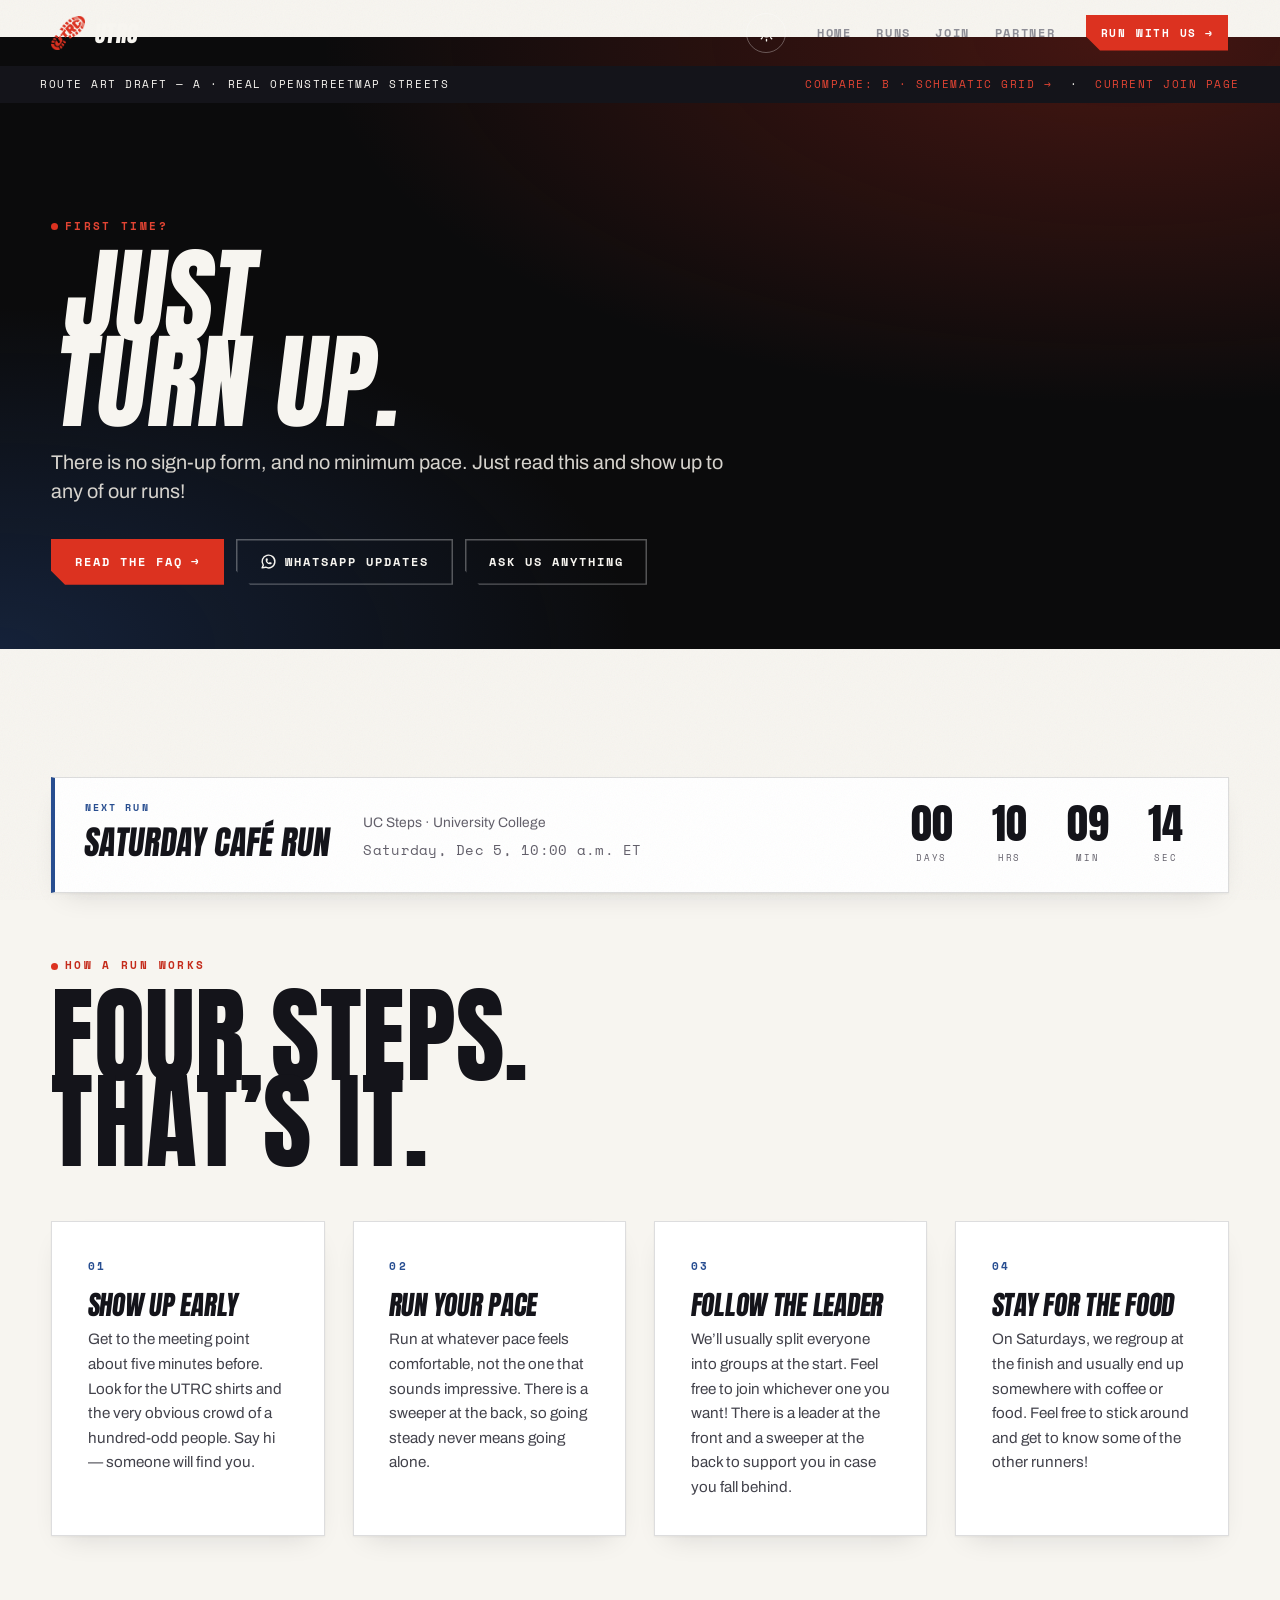
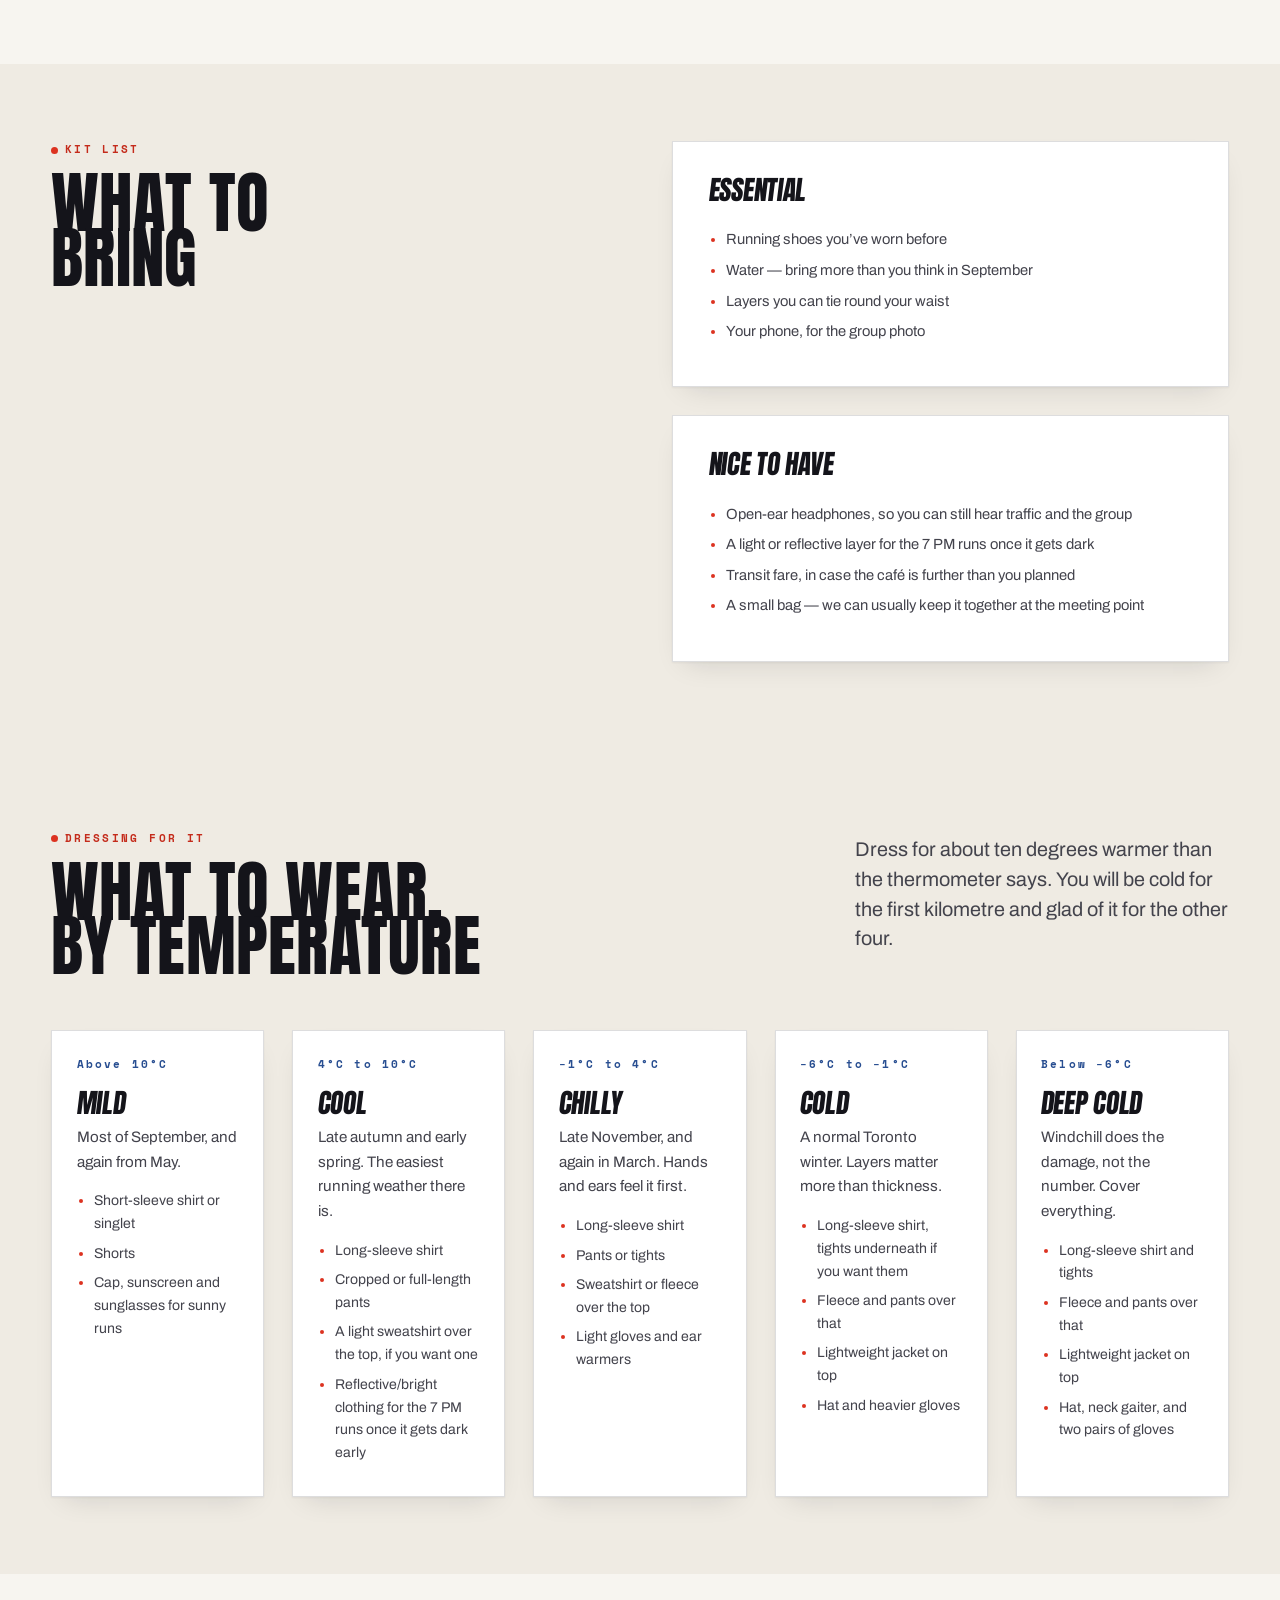
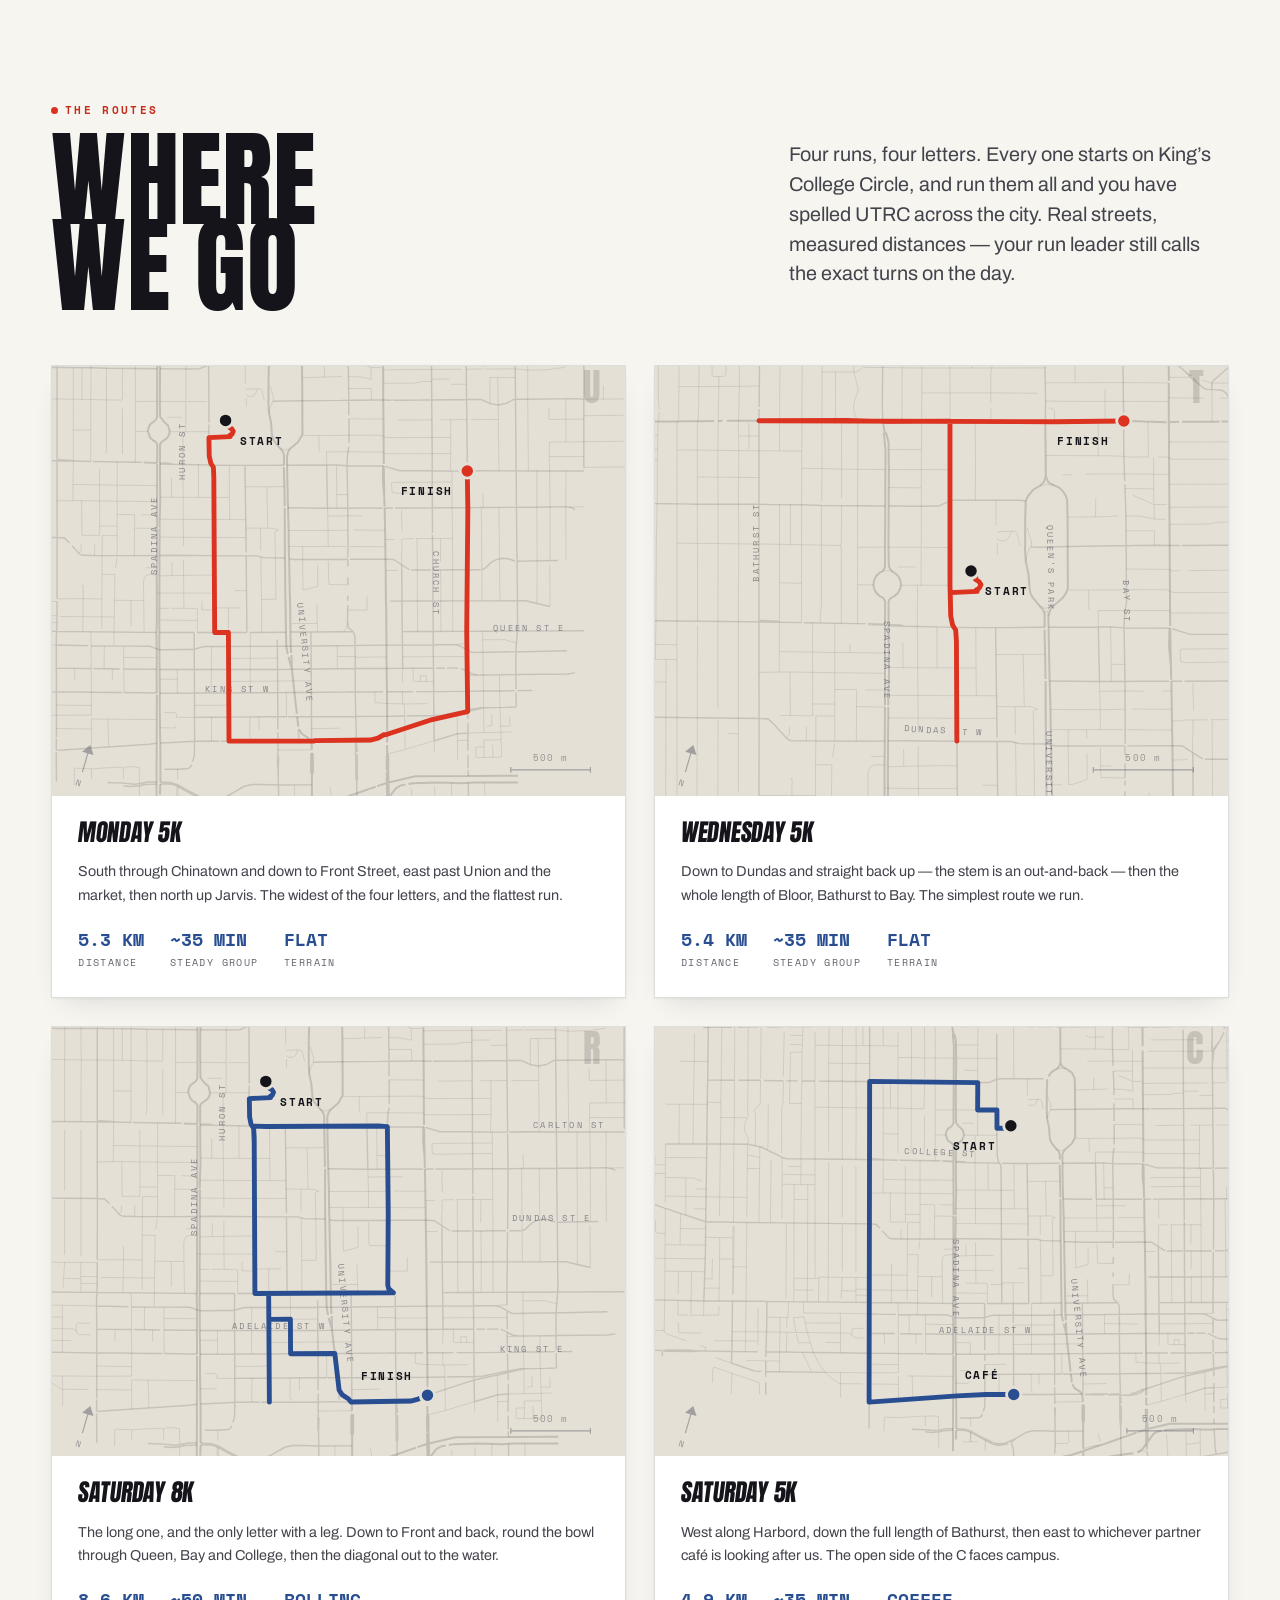
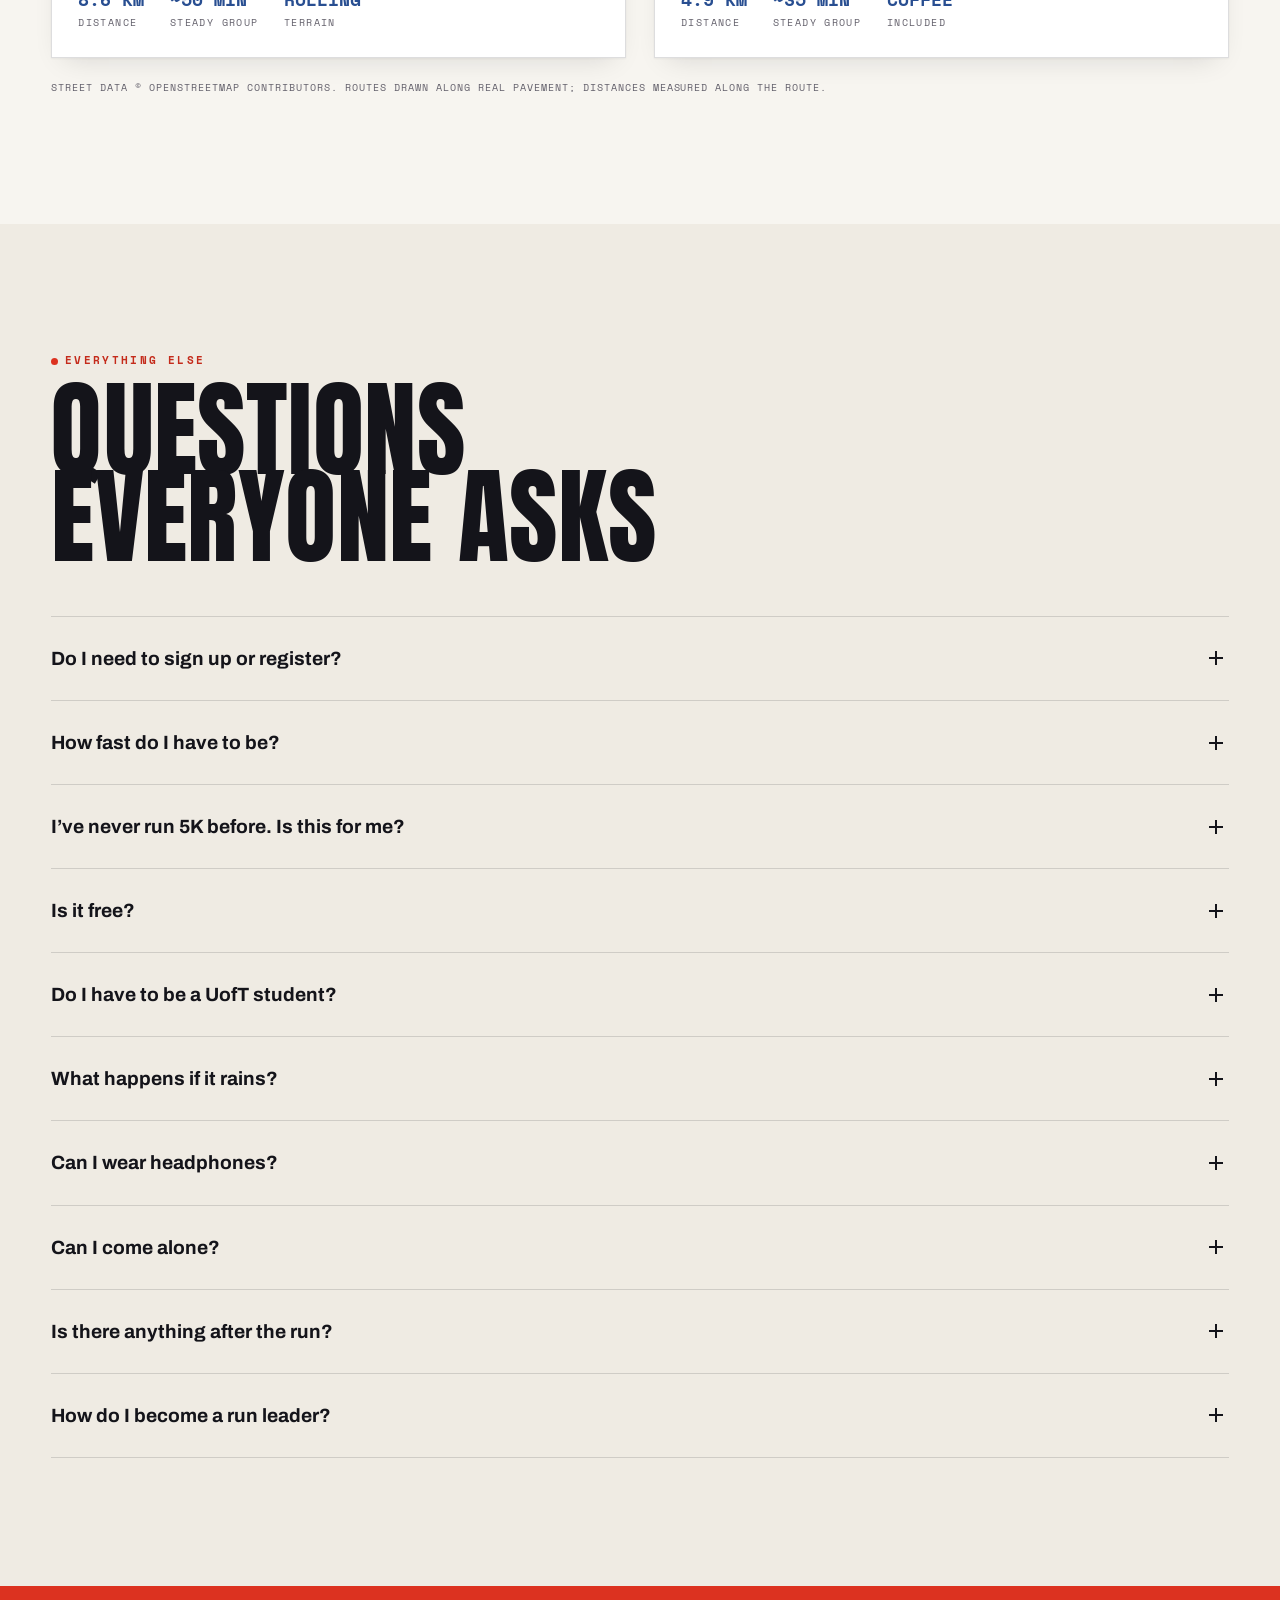
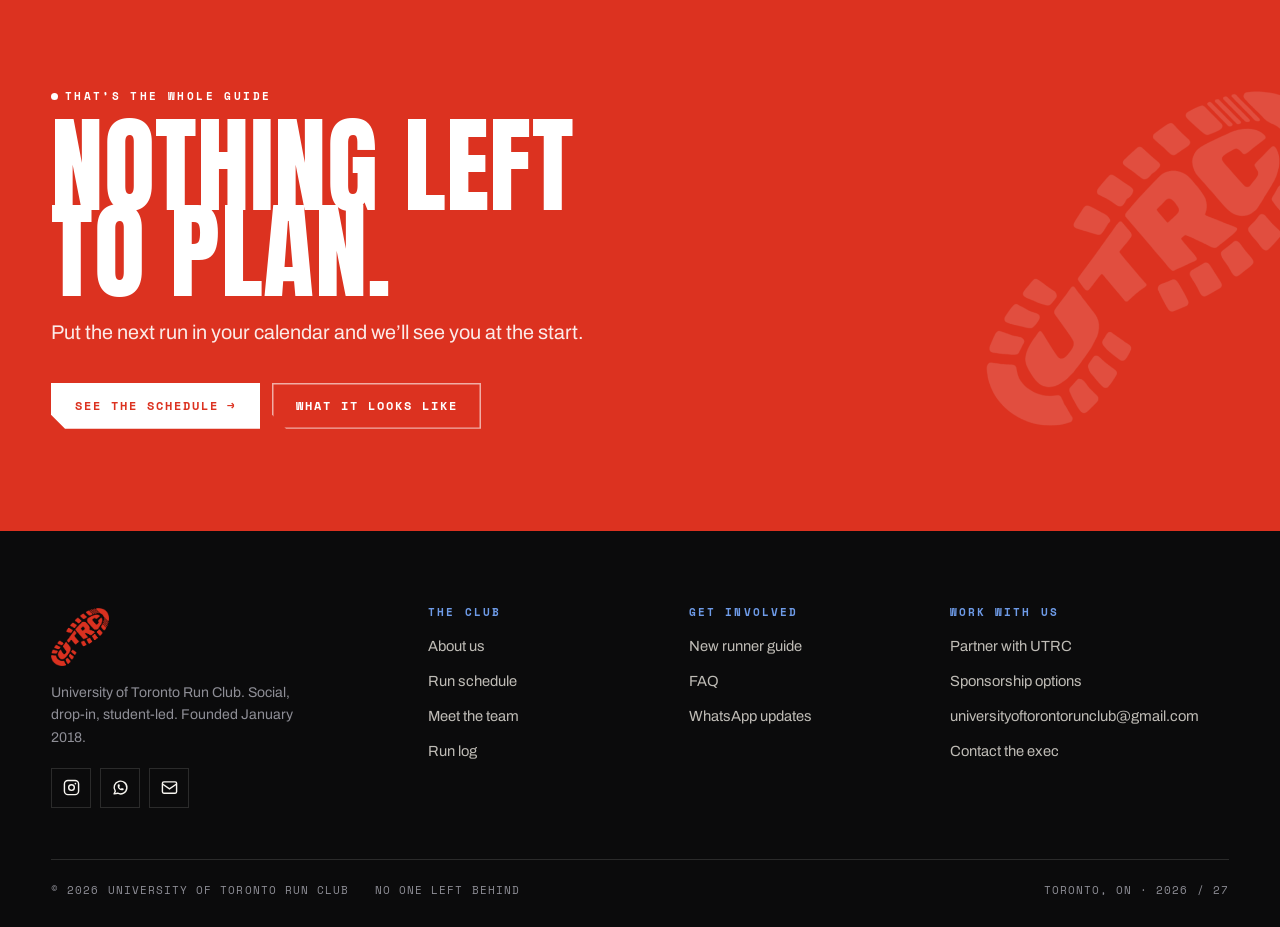
<file: 01_main/_join-routes-osm.html>
<!doctype html>
<html lang="en">
<head>
<meta charset="utf-8">
<meta name="viewport" content="width=device-width,initial-scale=1">
<title>A · real OpenStreetMap streets — UTRC (draft)</title>
<meta name="description" content="Never run with UTRC before? Here's exactly what happens: where to meet, the routes, what to bring, what to wear at any temperature, and answers to the questions everyone asks.">
<meta name="theme-color" content="#F7F5F0">
<link rel="icon" href="assets/img/favicon-32.png" sizes="32x32">
<link rel="apple-touch-icon" href="assets/img/apple-touch-icon.png">
<meta property="og:title" content="New Runner Guide — UTRC">
<meta property="og:description" content="What to expect on your first run with the University of Toronto Run Club.">
<meta property="og:image" content="assets/img/icon-512.png">
<link rel="preconnect" href="https://fonts.googleapis.com">
<link rel="preconnect" href="https://fonts.gstatic.com" crossorigin>
<link href="https://fonts.googleapis.com/css2?family=Anton&family=Archivo:wght@400;500;600;700;800;900&family=Space+Mono:wght@400;700&display=swap" rel="stylesheet">
<link rel="stylesheet" href="assets/css/style.css">
<!-- Theme, decided before anything paints so a dark-mode visitor sees no white flash.
     PREFERS=false means the site opens light unless the visitor chose otherwise. -->
<script>(function(d){d.classList.add('js');var PREFERS=false,t=null;
try{t=localStorage.getItem('utrc-theme')}catch(e){}
if(t!=='dark'&&t!=='light')t=PREFERS&&matchMedia('(prefers-color-scheme:dark)').matches?'dark':'light';
d.dataset.theme=t;})(document.documentElement);</script>


<style>
/* ---- route-art drafts --------------------------------------------------
   Everything the new maps need, kept in the draft page so style.css and
   join.html stay untouched while this is being tried out. */
.grid--routes{display:grid;gap:var(--gap);grid-template-columns:repeat(2,minmax(0,1fr))}
@media (max-width:900px){.grid--routes{grid-template-columns:minmax(0,1fr)}}
/* the stats row is the widest thing in the card, so let it wrap on a phone */
@media (max-width:420px){.route--art .route__stats{gap:1rem;flex-wrap:wrap}}

.route--art .route__map{background:var(--surface-2);display:block;width:100%;height:auto}
.rm-paper{fill:var(--surface-2)}

/* The city, in three weights. */
.rm-minor path{fill:none;stroke:var(--line);stroke-width:.5}
.rm-mid   path{fill:none;stroke:var(--line);stroke-width:1}
.rm-major path{fill:none;stroke:var(--line-strong);stroke-width:1.4;opacity:.55}

.rm-name text{
  font-family:var(--f-mono);font-size:6px;letter-spacing:.14em;
  fill:var(--fg-mute);opacity:.72;
}
.rm-furniture path{fill:var(--fg-mute);stroke:var(--fg-mute);stroke-width:.8;opacity:.5}
.rm-furniture text{
  font-family:var(--f-mono);font-size:6px;letter-spacing:.14em;
  fill:var(--fg-mute);opacity:.6;stroke:none;
}
/* The letter this run draws, called out quietly in the corner. */
.rm-glyph{
  font-family:var(--f-display);font-size:26px;
  fill:var(--fg);opacity:.14;letter-spacing:.02em;
}

/* The run itself. */
.route--art .route__map .line{
  fill:none;stroke:var(--red);stroke-width:3.4;
  stroke-linecap:round;stroke-linejoin:round;
  stroke-dasharray:var(--len,1400);stroke-dashoffset:var(--len,1400);
}
.route--blue .route__map .line{stroke:var(--blue)}
.route--art .route__map.is-in .line{animation:draw 2.8s var(--ease) forwards}
.route--art .route__map .dot{fill:var(--fg);stroke:var(--surface-2);stroke-width:2}
.route--art .route__map .dot-r{fill:var(--red);stroke:var(--surface-2);stroke-width:2}
.route--blue .route__map .dot-r{fill:var(--blue)}
.route--art .route__map .lbl{
  font-family:var(--f-mono);font-size:7.5px;letter-spacing:.16em;
  fill:var(--fg);text-transform:uppercase;font-weight:700;
}
@media (prefers-reduced-motion:reduce){
  .route--art .route__map .line{stroke-dashoffset:0}
}

/* Which draft you are looking at. */
.draftbar{
  position:sticky;top:var(--nav-h);z-index:40;
  background:var(--ink);color:var(--paper);
  font-family:var(--f-mono);font-size:.68rem;letter-spacing:.14em;text-transform:uppercase;
  padding:.6rem clamp(16px,4vw,40px);
  display:flex;gap:1.2rem;align-items:center;justify-content:space-between;flex-wrap:wrap;
}
.draftbar a{color:var(--red-lift);text-underline-offset:3px}

.routes__credit{
  margin:1.4rem 0 0;font-family:var(--f-mono);font-size:.62rem;
  letter-spacing:.1em;text-transform:uppercase;color:var(--fg-mute);
}
.routes__credit a{color:inherit;text-underline-offset:3px}
</style>
</head>
<body>
<!-- Draft marker. This page is scratch work: the leading underscore keeps it
     out of the build, and nothing here is linked from the live site. -->

<header id="nav"></header>
<div class="draftbar">
  <span>Route art draft &mdash; A · real OpenStreetMap streets</span>
  <span><a href="_join-routes-grid.html">Compare: B · schematic grid &rarr;</a> &nbsp;·&nbsp; <a href="join.html">Current join page</a></span>
</div>

<section class="phead on-dark">
  <div class="phead__bg"></div>
  <div class="phead__in">
    <p class="eyebrow">First time?</p>
    <h1 class="display h-xl">Just<br>turn up.</h1>
    <p class="lede">
      There is no sign-up form, and no minimum pace. Just read this and show up to
      any of our runs!
    </p>
    <div class="btn-row" style="margin-top:2rem">
      <a class="btn" href="#faq" data-magnetic>Read the FAQ <span class="arrow">&rarr;</span></a>
      <a class="btn btn--ghost" data-wa="icon" href="#" target="_blank" rel="noopener">WhatsApp updates</a>
      <a class="btn btn--ghost" data-ig href="#" target="_blank" rel="noopener">Ask us anything</a>
    </div>
  </div>
</section>

<!-- Parked: moving banner, hidden. Unwrap the <template> to restore. -->
<template data-parked="marquee">
<div class="marquee" aria-hidden="true">
  <div class="marquee__track">
    <span>No sign-up</span><span>No fee</span><span>No minimum pace</span>
    <span>Sweeper at the back</span><span>Everyone finishes</span>
  </div>
</div>
</template>

<!-- =============================================== NEXT + STEPS ======== -->
<section class="sec">
  <div class="shell">
    <div id="next-run" class="next" data-reveal></div>

    <div class="sec__head" style="margin-top:clamp(46px,5vw,80px)">
      <div>
        <p class="eyebrow">How a run works</p>
        <h2 class="display h-xl" data-reveal>Four steps.<br>That&rsquo;s it.</h2>
      </div>
    </div>

    <div class="grid grid--4">
      <article class="card" data-reveal>
        <span class="card__n">01</span>
        <h3>Show up early</h3>
        <p>Get to the meeting point about five minutes before. Look for the UTRC shirts and
           the very obvious crowd of a hundred-odd people. Say hi — someone will find you.</p>
      </article>
      <article class="card" data-reveal style="--d:80ms">
        <span class="card__n">02</span>
        <h3>Run your pace</h3>
        <p>Run at whatever pace feels comfortable, not the one that sounds impressive.
           There is a sweeper at the back, so going steady never means going alone.</p>
      </article>
      <article class="card" data-reveal style="--d:160ms">
        <span class="card__n">03</span>
        <h3>Follow the leader</h3>
        <p>We&rsquo;ll usually split everyone into groups at the start. Feel free to join
           whichever one you want! There is a leader at the front and a sweeper at the back
           to support you in case you fall behind.</p>
      </article>
      <article class="card" data-reveal style="--d:240ms">
        <span class="card__n">04</span>
        <h3>Stay for the food</h3>
        <p>On Saturdays, we regroup at the finish and usually end up somewhere with
           coffee or food. Feel free to stick around and get to know some of the
           other runners!</p>
      </article>
    </div>
  </div>
</section>


<!-- ================================================== KIT LIST ========= -->
<section class="sec sec--paper sec--tight" id="bring">
  <div class="shell">
    <div class="split">
      <div>
        <p class="eyebrow">Kit list</p>
        <h2 class="display h-lg" data-reveal>What to<br>bring</h2>
      </div>
      <div class="grid grid--2">
        <article class="card" data-reveal>
          <h3>Essential</h3>
          <ul>
            <li>Running shoes you&rsquo;ve worn before</li>
            <li>Water — bring more than you think in September</li>
            <li>Layers you can tie round your waist</li>
            <li>Your phone, for the group photo</li>
          </ul>
        </article>
        <article class="card" data-reveal style="--d:100ms">
          <h3>Nice to have</h3>
          <ul>
            <li>Open-ear headphones, so you can still hear traffic and the group</li>
            <li>A light or reflective layer for the 7&nbsp;PM runs once it gets dark</li>
            <li>Transit fare, in case the café is further than you planned</li>
            <li>A small bag — we can usually keep it together at the meeting point</li>
          </ul>
        </article>
      </div>
    </div>
  </div>
</section>

<!-- ============================================ DRESSING FOR IT ======== -->
<!-- VERIFY: the bands below are written for a Toronto winter and are general
     running advice, not club policy. The only club claim is the cancellation
     line in the coldest card, which matches the FAQ answer further down. -->
<section class="sec sec--paper sec--tight" id="wear">
  <div class="shell">
    <div class="sec__head">
      <div>
        <p class="eyebrow">Dressing for it</p>
        <h2 class="display h-lg" data-reveal>What to wear,<br>by temperature</h2>
      </div>
      <p class="lede" data-reveal style="--d:120ms;max-width:34ch">
        Dress for about ten degrees warmer than the thermometer says. You will be cold
        for the first kilometre and glad of it for the other four.
      </p>
    </div>

    <div class="grid grid--5">
      <article class="card" data-reveal>
        <span class="card__n">Above 10&deg;C</span>
        <h3>Mild</h3>
        <p>Most of September, and again from May.</p>
        <ul>
          <li>Short-sleeve shirt or singlet</li>
          <li>Shorts</li>
          <li>Cap, sunscreen and sunglasses for sunny runs</li>
        </ul>
      </article>

      <article class="card" data-reveal style="--d:80ms">
        <span class="card__n">4&deg;C to 10&deg;C</span>
        <h3>Cool</h3>
        <p>Late autumn and early spring. The easiest running weather there is.</p>
        <ul>
          <li>Long-sleeve shirt</li>
          <li>Cropped or full-length pants</li>
          <li>A light sweatshirt over the top, if you want one</li>
          <li>Reflective/bright clothing for the 7&nbsp;PM runs once it gets dark early</li>
        </ul>
      </article>

      <article class="card" data-reveal style="--d:160ms">
        <span class="card__n">&minus;1&deg;C to 4&deg;C</span>
        <h3>Chilly</h3>
        <p>Late November, and again in March. Hands and ears feel it first.</p>
        <ul>
          <li>Long-sleeve shirt</li>
          <li>Pants or tights</li>
          <li>Sweatshirt or fleece over the top</li>
          <li>Light gloves and ear warmers</li>
        </ul>
      </article>

      <article class="card" data-reveal style="--d:240ms">
        <span class="card__n">&minus;6&deg;C to &minus;1&deg;C</span>
        <h3>Cold</h3>
        <p>A normal Toronto winter. Layers matter more than thickness.</p>
        <ul>
          <li>Long-sleeve shirt, tights underneath if you want them</li>
          <li>Fleece and pants over that</li>
          <li>Lightweight jacket on top</li>
          <li>Hat and heavier gloves</li>
        </ul>
      </article>

      <article class="card" data-reveal style="--d:320ms">
        <span class="card__n">Below &minus;6&deg;C</span>
        <h3>Deep cold</h3>
        <p>Windchill does the damage, not the number. Cover everything.</p>
        <ul>
          <li>Long-sleeve shirt and tights</li>
          <li>Fleece and pants over that</li>
          <li>Lightweight jacket on top</li>
          <li>Hat, neck gaiter, and two pairs of gloves</li>
        </ul>
      </article>

    </div>
  </div>
</section>

<!-- ==================================================== ROUTES ========= -->
<section class="sec" id="routes">
  <div class="shell">
    <div class="sec__head">
      <div>
        <p class="eyebrow">The routes</p>
        <h2 class="display h-xl" data-reveal>Where<br>we go</h2>
      </div>
      <p class="lede" data-reveal style="--d:120ms;max-width:40ch">
        Four runs, four letters. Every one starts on King&rsquo;s College Circle, and run
        them all and you have spelled UTRC across the city. Real streets, measured
        distances &mdash; your run leader still calls the exact turns on the day.
      </p>
    </div>

    <div class="grid grid--routes">

      <article class="route route--art route--red" data-reveal>
        <svg class="route__map" viewBox="0 0 400 300" role="img" aria-label="Map of downtown Toronto with the Monday 5K route drawn on it, tracing the letter U from King’s College Circle south to Front Street, east, then north up Jarvis.">
          <rect class="rm-paper" width="400" height="300"/>
          <g class="rm-minor"><path d="M167.3 -9.5L163.5 -10L159.4 -9.3M159 57.2L162.3 58.7L166.3 57.8M207 7.4L215.1 7.6L222.9 9.2M174.9 47.9L176 48.4L181.1 48.6L207.4 48.4M191.7 60L191.8 69.1M186.4 48.6L186.5 58.9L187.3 60M75.3 24.8L93.5 24.9M75.5 -8.3L82.2 -8.2M148.3 24L146.6 16.9L144.8 15.9M133.7 27.3L133.7 27.3M154.3 24.6L152.1 29.5L151.5 32.7M289.4 2.3L300.8 2M278.6 12.8L289.4 12.7M301.8 2.1L323.5 2M289.2 -10.1L301.5 -9.9M301.5 -9.9L301.3 0.6M305.9 8L305.9 26.3M305.9 8L323.5 8.1M-7.8 -13.3L-7.9 1M-7.7 23L3.5 23M49.3 1.8L49.2 22.8L48.8 23.8M58.2 24.8L58.2 1.7M58.2 24.8L58.2 45.7M58.2 45.7L67 45.7M38.1 23.7L38.1 57.9L37.6 61.1M38.1 23.7L38.1 1.6M38.4 -18.2L38.3 -0.7M3.5 23L14.8 23.2M48.8 23.8L38.1 23.7M27.1 23.4L38.1 23.7M27.1 23.4L14.8 23.2M20.9 23.3L21 1.1M14.9 44.6L27.1 44.8M14.8 23.2L14.9 66.4M27 66.7L27.1 60.6M27.2 1.2L27.1 23.4M14.8 23.2L14.9 1.1M58.2 24.8L73.4 24.7M27.2 1.2L27.2 -15.2M58.3 -17.8L58.2 1.7M255 131.3L255.3 185.4M73.4 83.5L45.5 83.2M14.7 82.7L14.9 66.4M45.5 132.4L45.5 111.8M35.1 118.4L45.6 118.5M45.5 111.8L33.2 111.8M29.7 132.3L29.8 124.4M20.9 118.2L20.7 94M3.5 94.2L20.7 94M73.4 113.5L57.5 113.2M57.7 103.8L57.5 132.4M123.8 69.5L123.9 91.8M113.1 107.2L135.3 107.3M83.4 84.8L83.4 77.9M102.3 91.7L102.3 69M135.5 119.8L113.3 119.7M146.3 163L145.8 133.3M135.4 113.2L154.6 113.3L158.2 114.6M83.5 169.2L100.3 169.3L101.6 169.8M106.8 146L91.9 146.2M92 158.6L106.8 158.6M150 84.4L134.9 84.3M185.5 139.2L185.6 153.8M175.3 156.6L185.6 153.8M181.2 253.3L201.2 252.9M234 235.7L225.6 235M199.2 195.3L199.3 211.4M246.6 267.8L246.4 253.1M244.8 203.1L266.3 203M279.4 98.9L279.7 120.4M279.4 88.4L279.4 98.9M175.3 156.6L175 135.1M193.6 152.6L206.6 152.8M244.7 100L244.7 100M123.3 204.2L138.4 204.1M220 170.5L206.5 170.4M111.4 245.2L111.4 261.9M87.5 211.9L87.5 218.8M117.1 236.9L99.5 237M111.2 228.3L111.3 212M75.1 252.6L85.2 252.8L86.5 251.9L86.7 251.1M-7.9 1L-7.7 23M101.6 169.8L101.5 186.1M104.7 164.1L104.6 170.3M74.9 177.4L101.5 177.7M113.6 169L123.2 168.9M3.5 162.6L21.8 162.5M21.5 185.5L21.8 162.5M55.2 181.4L55.2 163.7M42.1 211.5L42.2 219.5M50.1 211.6L50 195.8M73.2 203.7L50.1 203.5M-8 71.8L-8 160.3M3.5 164.5L-18.7 164.3M385 23.3L385 13.3M371.4 70.8L410.7 70.4M371.4 52.9L399.4 52.5M332.7 73.3L332.2 23.2M312.1 73.3L311.7 37.3M300.6 37.4L292.6 37.5M347.1 37.3L347 28.8M347.2 63.2L347.4 53.1M371.4 37.1L347.1 37.3M347.4 53.1L371.4 52.9M371.4 63.3L347.2 63.2M358.8 22.9L358.9 52.9M338.7 165.9L338.8 136.1M347.8 98.5L347.5 73.3M358.8 98.3L358.9 73.3M371.5 98.3L361 98.5M237.1 81.9L237.5 88.4M231.5 49.2L233.5 50L265.4 49.9M231.6 61.3L265.5 61.2M207.3 36.9L230.3 37L231.5 37.5M174.7 8.2L202.5 7.3M229.9 1.1L222.7 1.1M222.5 -11.2L222.6 0.5M206.6 -7.7L222.5 -7.6M265 2.4L285.9 2.3M289.7 37.4L278.4 37.5M278.4 37.5L278.5 61.1M279.4 88.4L279.3 73.4M225.6 235L225.4 227.6M138.4 220.2L138.4 228.2M358.8 98.3L358.9 135.8M347.8 98.5L347.8 136M347.8 167.9L347.6 138.6M338.6 98.6L338.8 136.1M338.6 98.6L338.6 73.3M300.3 164L300.2 142.2M312.5 134.6L312.8 164M332.3 2.9L345.5 2.7L357.7 1L358.8 0.2L360.7 -3.2L362.5 -3.8M123.2 168.9L123.2 186.1M43.9 145.5L34.9 145.4M43.5 175.3L43.9 145.5M21.8 162.5L21.8 153.4L21 153.2M75.6 91.6L113.1 91.8M191.7 292.3L191.7 292.3M192.8 114.9L206.6 114.7M165.3 114.9L174.2 114.9M91.8 119.6L91.8 125.8M165.3 126.1L185.3 126.1M91.4 46L91.4 68.8M91.4 68.8L91.7 107.1M91.7 107.1L75.2 107M75.2 119.5L91.8 119.6M91.8 119.6L91.7 107.1M113.3 119.7L91.8 119.6M75 146.6L91.9 146.2M91.9 146.2L92.1 169.3M92 158.6L73.2 158.6M74.9 169.3L82 169.2M113.5 146.1L106.8 146M106.8 158.6L113.5 158.7M104.6 170.3L113.6 170.4M91.9 146.2L91.8 135.3M113.1 91.8L123.9 91.8M127.6 156.8L135.8 156.9M146.3 163L156.4 162.9M146.4 186.1L146.3 163M156 133.8L155.7 116L156.4 115.1L158.2 114.6M150 84.4L162.3 84.2M156.4 162.9L156 133.8M199 99.3L198.6 69.1M399.4 34.4L371.4 34.7M-15.1 175.6L-8 175.8M3.5 174.4L-7.9 174.2M223 15.7L207.1 15.7M216.9 104.7L206.6 104.6M265.1 10.8L257.9 10.9L253.6 11.9L231.3 12.1M80.4 35.8L90.5 35.8M171.4 254.1L172.3 260.6M163.8 244.9L163.7 236.2M87.5 218.8L75.2 218.7M20.4 124.4L20.4 128.7L18.7 130.7M-8 164.3L-8 185.3M-7.9 179.2L3.4 179.2M123.5 236.8L117.1 236.9M82.2 -8.2L93.5 -8.1M36.5 195.6L36.4 211.4M-1.8 207L-10.4 206.8M5.9 174.9L34.8 175.2M33.3 118.3L20.9 118.2M34.8 162.7L34.8 175.2M14.7 82.7L14.7 94.2M20.7 94L45.5 94.4M192.4 99.3L192.8 114.9M223 23.8L223 15.7M135 -1.2L135 12.6M58.2 67.2L58.2 45.7M93.5 24.9L93.4 46M251.8 310.7L250.9 294.9M267.5 314.8L267.2 293.1M303.8 310L302.3 299.8L302 290.9M64.3 186L63.9 150.8L64.4 148.5L65.7 146.3M195.6 301.3L193.9 294.2M271.3 136.7L271.4 120.5M299.8 98.8L300.2 142.2M87.7 281.6L87.7 288.9M49.2 61.6L49.2 29.6M83.8 146.2L83.8 137M3.1 236.8L27.6 237.1M300.7 185.2L301.1 215.8M312.5 215.7L312.6 226.9M282.9 243L283.1 256.8M283.1 261.7L290.4 261.3M65.7 146.3L67.8 145.6L73.1 145.6M190.2 7.9L190.3 -2.2M233 142.9L241.4 142.7M271.6 157.3L271.4 142.4M252.2 211.1L252.2 220.4M-13.7 253.1L-2.5 253.1M399.5 23L371.4 23.2M158.2 302.9L168.8 302.7L169.4 301.9L169.3 292.6M81.1 301.5L93.5 301.5M157.8 268.2L181.4 268M253 220.3L266.5 220.3M261.4 220.3L261.4 216.2L257.3 216.3L257.3 220.3M192.9 126L205.5 126M192.8 114.9L192.9 126M210.5 114.6L232.6 114.7M33.2 71.7L33.3 118.3M312.1 98.7L312.5 134.6M265 2.4L231.2 2.7M100.5 299.4L99.8 301.1L99.7 309.2M88.1 301.6L88.1 294.9L87.7 293.6M87.7 293.6L87.2 294.9L87.1 301.6M245.4 236L244.8 235.1L244.8 227.5M313.3 273.2L296.3 273.4L296 272.9L296.1 266.2L301.7 265.9M265.3 37.6L241.7 37.8M323.5 2L332.3 2.9M371.4 -4.3L363.2 -4.3L362.5 -3.8M362.5 -3.8L371.4 -3.6M347.2 63.2L347.5 73.3M301.1 98.8L300.9 88.9M206.4 179.4L205.3 183.5L203.7 185.6M211.7 203L199.1 202.8M262.3 235.8L245.4 236M283.1 256.8L283.2 275.5M245.4 236L234 235.7M289.7 194.1L284.4 194.2L282.4 194.7M289.8 216.3L296.7 215.8M300.7 191.2L315.9 191.1L324.3 193.3M94.6 24.9L108.4 24.9M99.5 245.4L93.4 245.4M277.6 9.1L265 9.2M15.8 211.2L15.9 219.4M206.6 104.6L192.6 104.8M279.7 120.4L279.8 142.3M278.5 61.1L278.1 73.4M278.4 37.5L271.2 37.5M194.8 304.6L188.8 304.9L181.6 307.2M138.4 220.2L138.5 186.1M207.4 48.4L225.8 48.3L230 48.5L231.5 49.2M279.8 164L279.9 185.3M271.5 164.1L271.6 185.4M266.3 203L289.7 202.9M244.2 138.8L244 129.8M307.9 273.3L307.8 265.3L306.9 264.8M313.2 251.6L319.8 251.4L319.6 244.4M303.4 251.5L307.2 251.1L307.1 243.4M61 293.1L61 306.4M226.8 310.3L232 308.9L234.8 309.9M279.8 142.3L279.8 164M222.7 1.1L210.7 -4.1M265.5 81.1L238.2 81.3L237.1 81.9M265.4 49.9L278.4 49.9M123.2 168.9L131.9 168.9M111.3 212L111.4 196M311.7 37.3L311.6 27.2M-7.7 23L-7.9 66.1M301.5 -9.9L316.4 -10M87.5 218.8L87.5 228.5M163.7 236.2L163.6 228M244.7 220.9L244.9 211.1M234.1 271L246.6 267.8M86.9 245.3L86.9 243.1L85.9 242.1L78.6 242M239.4 121.5L239.4 121.5M243.4 121.8L243.4 121.8M38.2 280.6L47.9 280.1L49.8 280.9L51.4 280L55.2 279.8L60.9 280.4M123.6 -16.5L123.6 -1.2M73.2 140.8L65.7 140.9M3.1 243.9L-12.9 243.8M98.8 289.2L98.8 289.2M27.5 281.3L38.2 280.6M38.2 285L38.2 285M301.4 238.7L301.6 256M49.3 -2.3L49.4 -18M82.2 45.9L109.5 45.9M168.4 219.9L138.4 220.2M172.4 253.6L172.6 260.1M206.4 89.8L199 89.8M313.6 261L301.6 261.2M39.6 266.1L39 246.6M27.4 211.3L27.3 195.5M73.3 246.9L34.4 246.6M27.3 195.5L27.1 185.6M-14.6 194.4L3 194.8M152.2 13.9L154.7 21.7L154.3 24.6M279.3 81L265.5 81.1M237.5 88.4L240.3 88.9L265.6 88.5M266.9 261.7L246.6 267.8M147.1 134.7L147.1 134.7M193.7 289.4L193.7 289.4M167.6 179.8L185.3 179.8M222.9 9.2L222.7 1.1M210.6 -2.3L210.6 -2.3M218.1 16.7L218.1 16.7M142.4 63.5L142.4 63.5M150 84.4L150.7 113.2M162.1 197.2L162.1 197.2M104.1 260.7L104.1 260.7M172.5 235.6L172.5 235.6M93.4 245.4L86.9 245.3M91.7 107.1L113.1 107.2M301.3 227L301.4 238.7M301.1 215.8L301.3 227M312.9 238.5L314 271.8L313.8 273L313.3 273.2M312.6 226.9L312.9 238.5M93.5 -8.1L93.6 2.1M145.6 113.3L145.8 128.9M60.9 280.4L61 291.7M15.6 292.7L15.6 281.4L16.2 280.8M16.2 280.8L27.5 281.3M265.7 120.5L279.7 120.4M254.4 120.5L265.7 120.5M49.9 288.4L49.8 280.9M332.2 23.2L332.2 -14.1M311.6 27.2L311.3 8M3.1 253.2L27.5 253.5M191.7 60L206.6 59.9M265.5 61.2L278.5 61.1M144.7 254L144.6 245.1M139.4 260.6L138.1 258.9L138.2 245.1M227.7 250.6L227.7 250.6M188.7 221.8L188.7 221.8M180.1 232.1L180.1 232.1M178.3 212.6L178.3 212.6M98.5 16.2L98.5 16.2M106.6 15.3L106.6 15.3M107.3 16.1L107.3 16.1M218.5 212.3L218.5 212.3M219.7 228.6L219.7 228.6M202.9 253.6L202.9 253.6M200.6 254.3L200.6 254.3M203.5 247.2L203.5 247.2M174.7 210.1L174.7 210.1M180 210.7L180 210.7M192.9 196.2L192.9 196.2M173.7 226.1L173.7 226.1M27.5 243.8L3.1 243.9M27.5 246.5L27.6 266.9M34.4 246.6L27.5 246.5M313.4 255.8L320.8 255.6M45.5 103.7L45.5 94.4M45.5 94.4L45.5 67M45.5 94.4L73.4 94.7M27.1 60.6L27.1 23.4M43.6 163.6L55.2 163.7M21.8 162.5L34.8 162.7M50.2 228L50.2 220.8M115.2 53.3L115.2 53.3M246.4 253.1L246.3 244.4M246.3 244.4L246.1 237.6L245.4 236M43.3 186.9L43.5 175.3M33.2 83L14.7 82.7M45.5 83.2L33.2 83M45.5 111.8L45.5 103.7M57.7 103.8L45.5 103.7M27.5 227.8L27.5 243.8M27.6 288.4L27.5 281.3M35 132.3L34.9 145.4M35.1 118.4L35 132.3M181.1 219.9L168.4 219.9M301.6 256L313.4 255.8M55.2 163.7L64 163.7M184.9 166L185.4 185.7M34.8 175.2L43.5 175.3M220 170.5L220 161.1M100.7 185.1L100.7 185.1M102.1 185.1L102.1 185.1M193 136.2L193.1 149.4L193.6 152.6M207.9 126.1L232.7 126.2M73.4 104.1L62.3 103.9M255 131.3L254.9 120.5M266.9 261.7L267.1 269.1M-10.5 213.7L-8.8 214.8L-1.1 215M311.7 37.3L300.6 37.4M265.6 88.5L279.4 88.4M291.7 301.8L291.7 301.8M233.6 203.2L227.4 203.2M227.4 203.2L212.6 203.4L211.7 203M244.7 120.7L252.6 120.6M232.7 121.1L239.4 121.1M192 262.6L192 262.6M219.8 81.5L219.8 81.5M187.5 170.9L187.5 170.9M189.5 170.3L189.5 170.3M175.2 179.1L175.2 179.1M152.1 1.3L152.1 1.3M172.8 23L172.8 23M271.4 242.5L271.4 242.5M156.3 71.8L156.3 71.8M158.4 74.1L158.4 74.1M130 231.6L130 231.6M130.6 231.2L130.6 231.2M135.1 239.5L135.1 239.5M146.2 227.3L146.2 227.3M50.2 220.8L50.1 211.6M175.1 126L175 135.1M264.2 124.5L264.2 124.5M138.4 204.1L157.5 204M138.4 220.2L123.3 220.3M304 54.8L304 54.8M279.6 221.9L279.6 221.9M267.5 217.4L267.5 217.4M271.2 217.9L271.2 217.9M123.6 42.6L123.6 42.6M127.4 293.7L127.4 293.7M292.9 310.4L291.7 301.8L293.2 301.7L293 303.4L296.4 309.5M267.3 303.5L279.1 302.2M279.1 302.2L279.2 310.4M144.8 305.3L144.8 305.3M127.2 299.4L127.2 299.4M125.4 303L125.4 303M206.6 59.9L220 60M220 60L231.6 60M101.4 274.5L101.4 274.5M301.6 261.2L301.8 273.4M44.4 141.2L45.4 133.8M244.3 120.7L244.3 129L244.9 129.7M244.3 100.2L244.1 106.2L244.6 115.6M185.3 126.1L192.9 126M39.9 257.4L39.9 257.4M123.9 91.8L124.1 107.2M43.3 195.1L43.3 186.9M255.8 158.7L255.8 158.7M135.6 22.4L135.8 28.7M144.8 15.9L135.5 16.3M301.6 256L290.5 256.3M135.6 20.2L138 21.4L140.5 20.9L141.8 20L143.7 15.9M279 291.2L279.1 302.2M103.3 194.8L103.3 194.8M102.8 194.8L102.8 194.8M208.7 229.7L208.7 229.7M59 254.6L59 254.6M57.6 254.1L57.6 254.1M52.9 256.1L52.9 256.1M271.5 164.1L271.6 157.3M129.7 284.2L129.7 284.2M132.9 287L132.9 287M27.4 211.3L27.5 227.8M125.6 49.4L125.6 49.4M140.1 14.8L140.1 14.8M34.8 175.2L34.8 183.7M34.9 145.4L34.8 162.7M159.8 42.5L159.8 42.5M157.2 40.9L157.2 40.9M169.2 64L169.2 64M93.6 13.5L93.5 24.9M93.6 2.1L93.6 13.5M174.2 114.9L192.8 114.9M83.4 91.7L83.4 84.8M96.4 0.7L96.4 0.7M132.4 27.3L132.4 27.3M125.3 27.7L125.3 27.7M136.6 38.9L136.6 38.9M138.1 37.8L138.1 37.8M118.7 34.7L118.7 34.7M143.2 19.3L143.2 19.3M138.7 10L138.7 10"/></g>
          <g class="rm-mid"><path d="M7.6 268.2L67.8 264.1M164.8 99L189 99.3M109.5 -12.2L109.4 -5.8M154.3 24.6L174.8 24.3M232.9 135L238.5 135.1L244.2 138.8M180.7 261.9L181.3 260L181.2 244.9M75 132.3L83.8 132.2M111.7 69.2L112.7 70.7L113 77.2M50.1 211.6L65.1 211.8M249.5 211.1L262.1 211.1M232.7 70.1L242.7 73.1L249.1 73.2M99.4 212L99.3 197.8M237 23.9L231.3 23.8M239.6 99.2L261.8 99.1M123.5 245.2L123.6 262M123.3 204.2L123.3 220.3M206 69.6L206.2 75.2M121 300.8L115.4 302.9M57.5 132.4L73.3 132.3M3.2 185.3L21.5 185.5M165.6 134.7L168.5 135.1L185.5 135.1M27.2 1.2L38.1 1.6M233.9 227.5L244.8 227.5M49.9 291.3L38.8 290.9M79.6 2L89.8 2M113.3 136.3L113.6 173.5M3.5 66.2L14.9 66.4M113 -1.2L109.3 -0.8M191.8 69.1L192.4 99.3M191.8 69.1L198.6 69.1M192.4 99.3L199 99.3M121.6 301.7L123.1 305.7L123.4 308.1M99.4 272.1L99.6 262.1M174.8 24.3L201.9 24M371.4 23.2L371.4 63.3M-18.5 66L-2.4 66.2M158 287.3L158 281.9M157.9 269.8L157.8 266.2M289.9 228.1L290.3 241.3M3.1 290.4L3 277M125.4 298.6L134.3 293.5L139.9 292.3L146.9 292.2M3.1 227.6L20.4 227.7M266.7 246.5L266.9 261.7M206.6 114.7L206.7 126.1M206.7 126.1L206.6 133.9M213.1 269.5L212.5 262.3M212.5 262.3L216.9 262.5M290.7 291L290.8 300.8L291.4 305.7M73 290.5L66.6 290.5L61 291.7M290.5 256.3L290.4 261.3M290.3 241.3L290.5 246.7M235.8 164.2L255.2 164M234.1 257.2L246.4 253.1M266.6 244.1L253.7 244.3M244.9 211.1L244.6 185.5M290.2 240.2L282.8 241.7M213.2 283.1L213.2 271M212.8 289.7L213.3 288.5L213.2 283.1M290.5 277.4L290.5 280.9M109.8 55.1L109.8 62.9M72.1 197.2L68.4 195.7L57.4 195.6M80.7 211.9L99.4 212M3.2 185.3L3 190.1M3.5 171.6L3.5 174.9M206.5 99.3L206.6 104.6M206.6 104.6L206.6 114.7M279.4 98.9L285.9 99M351.1 98.4L358.8 98.3M325 163.9L325.1 180.5M323.7 27.9L323.7 23.2M289.5 23.4L299.8 23.4L305.9 26.3L311.6 27.2M164.2 69.3L191.8 69.1M198.6 69.1L206 69.6M206 69.6L231.7 69.8M206.6 59.9L206.1 65.9M253.3 73.2L265.5 73.1M265.5 73.1L279.3 73.4M265.5 61.2L265.5 73.1M265.5 73.1L265.5 81.1M290 74.3L290.1 79.7M290.1 79.7L290.3 99M279.3 73.4L290 73.3M300.6 73.2L332.7 73.3M289.9 58.1L290 73.3M212.9 298.4L213 305.5M330.8 163.9L338.7 165.9M338.7 165.9L347.8 167.9M253.3 185.4L266.2 185.4M233.6 194.9L211.6 195.2M3.5 -13.8L3.5 23M189.4 227.8L205.8 227.7M211.8 227.6L219 227.6M225.4 227.6L231.2 227.5M211.7 211.3L211.8 227.6M211.8 227.6L212.1 244.8M212.1 244.8L212.5 256.5M138.4 228.2L157.6 228.1M157.6 228.1L163.6 228M169.3 228L181.1 227.9M157.6 220L157.6 228.1M157.6 228.1L157.7 239.2M157.7 244.9L157.7 253.9M123.4 228.3L138.4 228.2M111.2 228.3L123.4 228.3M123.3 220.3L123.4 228.3M123.4 228.3L123.5 245.2M75.6 291.9L81.2 291.8M75.3 228.5L87.5 228.5M289.6 185.3L300.7 185.2M300.7 185.2L371.6 184.9M279.9 185.3L289.6 185.3M289.8 164L289.6 185.3M75 186.1L99.3 186.1M271.1 227.4L288.8 227.2M295.6 227.1L301.3 227M301.3 227L312.6 226.9M289.7 202.9L289.7 211.1M289.8 198.3L289.7 202.9M293.8 164L300.3 164M300.3 164L312.8 164M211.6 195.2L199.2 195.3M199.2 195.3L180.9 195.5M210.4 185.6L211.5 188.4L211.6 195.2M211.7 203L211.7 211.3M172.3 261.8L180.7 261.9M181.2 244.9L181.1 227.9M290.3 99L290 141.2M290 143.3L289.8 164M279.8 142.3L288.7 142.3M244.2 138.8L249.6 142.3M255 142.4L260.5 142.4M244.4 164.1L244.2 138.8M213 305.5L213.1 311.1M157.5 272.8L157.6 280.8L158 281.9M158 281.9L158.3 272.7M87.7 281.6L95.1 281.1L96.7 279.9L97.5 278.4M3.4 179.2L3.2 185.3M212.5 262.3L212 263.6L212 271M212.8 289.7L212.9 298.4M212 271L212.2 283.2M212.2 283.2L212.3 288.6L212.8 289.7M234.1 257.2L231.8 257.5L225.2 260.6M225.6 23.8L231.3 23.8M227.5 211.3L233.7 211.2M265.5 81.1L265.6 99M289.2 -10.1L289.4 12.7M158.1 292.6L174.7 292.5M157.7 244.9L148.6 245M87.5 228.5L99.5 228.4M99.5 228.4L111.2 228.3M123.5 245.2L107 245.3M166.5 185.8L180.8 185.7M244.8 227.5L252.2 227.4M254.4 227.4L266.5 227.4M157.7 255.7L157.8 261.9M138.5 186.1L163.4 185.9M123.6 262L157.8 261.9M157.8 261.9L161.7 261.8M201.9 24L207.2 23.9M212.2 23.9L225.6 23.8M57.4 292.1L49.9 291.3M49.9 293.1L55 293.7L61 293.1M3 211L3.1 216.1M3.1 253.2L3.1 259.2M207.4 48.4L207.4 53.6M221.2 262.5L225.4 261.8M191.7 261.6L183.7 261.6L182.7 262M199.1 262.3L202.2 262.3M225.2 260.6L221.1 261.3M180.9 195.5L180.8 185.7M234 303.2L234.6 308.2M234.6 308.2L235.2 301.4M103 2L109.3 -0.8M113 -1.2L135 -1.2M271.5 164.1L279.8 164M134.8 75.4L135.5 119.8M234 244.6L212.1 244.8M136.1 186.1L101.5 186.1M181.1 219.9L181 211.6M282.9 243L290.3 241.3M207.3 36.9L207.4 44.2M207.2 19.2L207.2 23.9M100.5 299.4L93.7 295.8M93.7 295.8L87.7 292.4M87.7 292.4L83 290.9M212.5 261.4L204.2 261.4M225.4 261.8L229.7 260.3L234.1 257.2M324.2 77.8L324.3 92.8M324 227.7L324.2 238.1M324.4 104.5L324.3 98.7M81 198.2L75 198.1M87.7 293.6L105.9 303.5L111.4 304.5L114.9 304.3L118.9 303.2M81.2 291.8L84.6 292.3L87.7 293.6M207 2.4L207 7.4M207 7.4L207.1 12.4M207.1 15.7L207.2 19.2M221.1 261.3L217.6 261.3M182.7 262L191.7 262.4M323.9 215.4L359.9 215.1L365.2 214.3M289.8 213.1L292.9 214.9L296.7 215.8M158.1 292.6L158 287.3M123.4 308.1L123.5 312.8M206.6 -7.7L207 2.4M207.2 23.9L207.2 30M212.2 23.9L207.2 23.9M258.3 23.8L265.2 23.7M265.2 23.7L289.5 23.4M135 -1.2L140.2 -1.2M140.2 -1.2L148.5 -1.2M181 211.6L180.9 195.5M109.7 303L105.9 302M105.9 302L100.5 299.4M83 290.9L75.7 290.7M115.4 302.9L109.7 303M61 293.1L64.8 292.3M171.2 244.9L164.6 244.9M181.2 244.9L171.2 244.9M371.4 -14.2L371.4 23.2M206.6 135L206.6 140M192.9 135.1L206.6 135M207.9 135L232.9 135M289.5 23.4L289.7 37.4M289.7 37.4L289.9 58.1M289.4 12.7L289.5 23.4M311.6 27.2L317.3 26.1L322.1 23.5L323.7 23.2M64.3 186L72.9 186.1M-13.9 185.2L-8 185.3M3 194.8L3 207.1M-8 185.3L3.2 185.3M26.7 185.6L64.3 186M323.4 -10.1L323.5 2M135.6 132.6L143.4 132.6L147.8 133.8L162.7 134.1M113.3 132.4L135.6 132.6M135.5 119.8L135.5 126.3M135.5 126.3L135.6 130.2M135.6 132.6L136.1 186.1M265 -10.2L265.1 10.8M262.1 248L266.7 246.5M266.7 246.5L282.9 243M265.1 10.8L265.2 23.7M265.2 23.7L265.2 30.1M265.3 37.6L265.4 49.9M206.4 89.8L206.5 99.3M199 99.3L206.5 99.3M206.5 99.3L214.4 99.2M294.3 98.9L299.8 98.8M299.8 98.8L324.3 98.7M207.4 56.3L206.6 59.9M206.1 65.9L206 69.6M50.2 228L63 228.2M206.4 179.4L207 182.7L210.4 185.6M206.6 160.2L206.5 164.1M323.9 207L323.9 215.4M323.9 215.4L324 225.7M323.9 207L323.9 199.5M206.5 167L206.5 170.4M78.6 281.6L87.7 281.6M105.7 262L111.4 261.9M118 262L123.6 262M148.6 245L123.5 245.2M265.9 142.4L266.2 185.4M265.9 142.4L271.4 142.4M113 77.2L113.3 125.9M109.8 62.9L110.9 67.9L111.7 69.2M-13.5 1L-2.2 1M113.8 69.3L129.5 69.4M102.3 69L111.7 69.2M75.4 68.4L84.8 68.7M109.4 5.6L109.3 -0.8M324.3 98.7L338.6 98.6M83.8 132.2L113.3 132.4M323.5 2L323.6 15.6M323.7 23.2L332.2 23.2M332.2 23.2L366.4 22.8M157.4 195.7L157.5 211.9M266.5 220.3L266.5 227.4M266.6 235.8L266.7 246.5M266.5 227.4L266.6 235.8M312.6 226.9L323.1 226.7M3.5 126.6L3.5 162.6M3.5 66.2L3.5 94.2M28.4 66.7L57.4 67.2M64.8 292.3L73 292M324.3 92.8L324.3 98.7M324.4 104.5L324.6 129.5M324.6 129.5L324.8 136.3M324.8 141.4L325 158.8M324.8 141.4L324.8 136.3M99.6 262.1L105.7 262M347.5 73.3L358.9 73.3M332.7 73.3L347.5 73.3M174.7 292.5L181.5 292.5M316.2 238.4L324.2 238.1M289.8 213.1L289.8 216.3M323.6 15.6L323.7 23.2M323.7 27.9L324.1 69.1M167.5 211.8L181 211.6M166.7 195.7L163.6 195.6M300.6 73.2L291.2 73.3M109.5 12.5L109.6 26M109.4 -5.8L109.3 -0.8M366.4 22.8L371.4 23.2M67.8 264.1L73.1 263.5M158.2 302.9L158.2 297.9M262.1 211.1L266.4 211.1M202.2 261.5L191.7 261.6M117 262L111.4 261.9M63 228.2L68.7 228.3M325.1 180.5L325 185.1M324.6 189.9L325 185.1M324.6 189.9L323.9 199.5M113.6 173.5L113.7 180.7M113.7 180.7L113.6 186.1M212.5 256.5L212.5 261.4M146.9 292.2L158.1 292.6M290.5 282.2L290.7 286.4M121.6 301.7L125.4 298.6M323.9 199.5L296.2 200.1M255.2 164L261.3 164.1M261.3 164.1L266 164.1M271.5 164.1L266 164.1M290.4 271.4L290.5 277.4M181.1 227.9L189.4 227.8M181.1 227.9L181.1 219.9M300.4 238.4L295.2 239.3M316.2 238.4L301.4 238.7M295.2 239.3L290.2 240.2M290.3 241.3L301.4 238.7M3.1 216.1L3.1 219.5M157.8 266.2L157.8 261.9M125.4 298.6L121 300.8M-20 227.2L3.1 227.6M371.4 63.3L371.4 70.8M211.6 196L211.7 203M14.9 66.4L27 66.7M3.5 1L8.9 1.1M-2.2 1L3.5 1M8.9 1.1L27.2 1.2M19.1 131.2L21.3 132.2L29.7 132.3M203.7 185.6L210.4 185.6M167.2 261.7L172.3 261.8M233.7 211.2L244.9 211.1M99.5 233.9L99.5 228.4M99.5 228.4L99.5 225.3M180.8 185.7L185.4 185.7M185.4 185.7L203.7 185.6M207.1 12.4L207.1 15.7M325 226.7L335.3 226.6M291.2 142.3L299.4 142.3M260.5 142.4L264.8 142.4M250.9 142.5L255 142.4M3 207.1L3 211M358.9 73.3L371.5 73.3M312.8 164L320.9 163.9M289.6 185.3L289.7 194.1M282.4 194.7L270.5 194.7M289.8 198.3L285.8 196L282.4 194.7M289.8 216.3L289.9 226.3M265.2 30.1L265.3 37.6M265.4 49.9L265.5 61.2M42 228L48.9 228M3.5 23L3.5 66.2M-2.4 66.2L3.5 66.2M99.5 237L99.5 233.9M244.6 185.5L253.3 185.4M244.6 185.5L244.4 164.1M163.6 228L169.3 228M246.4 253.1L262.1 248M246.3 244.4L234 244.6M109.4 5.6L109.5 12.5M109.6 26L109.6 39.4M3.6 119.8L3.5 126.6M3.5 94.2L3.6 119.8M163.8 244.9L157.7 244.9M93.6 2.1L103 2M99.6 262.1L99.5 245.4M27.5 227.8L42 228M180.9 195.5L166.7 195.7M291.4 305.7L292.2 310.5M61 291.7L57.4 292.1M3.1 227.6L3.1 236.8M87.7 262.7L99.6 262.1M118.9 303.2L121.6 301.7M206.2 75.2L206.4 89.8M271.4 142.4L279.8 142.3M29.7 132.3L57.5 132.4M13.9 125.4L19.1 131.2M212.1 244.8L181.2 244.9M241.8 23.9L258.3 23.8M99.3 197.8L81 198.2M99.3 197.8L99.3 190M124.1 212L157.5 211.9M163.6 195.6L157.4 195.7M157.4 195.7L123.3 195.9M157.5 211.9L157.6 220M266.4 211.1L266.5 220.3M266.2 194.8L233.6 194.9M266.2 194.8L266.4 211.1M285.5 211.2L289.8 213.1M332.1 136.2L324.8 136.3M353.3 135.8L332.1 136.2M307.1 136.8L302.3 141.3L300.2 142.2M3 277L3 269.7M3.1 243.9L3.1 253.2M3.1 236.8L3.1 243.9M199.3 211.4L211.7 211.3M3 190.1L3 194.8M205.9 262.3L212.5 262.3M20.4 227.7L27.5 227.8M296.7 215.8L301.1 215.8M99.5 225.3L99.4 212M157.7 239.2L157.7 244.9M57.4 67.2L62.6 67.2M25.2 195.4L11 195M11 195L3 194.8M75 198.1L72.1 197.2M211.7 211.3L216.6 211.3M181 211.6L199.3 211.4M123.3 195.9L106.3 195.9L99.3 197.8M99.5 245.4L99.5 237M266.9 261.7L283.1 256.8L290.5 256.3M3.6 119.8L8.7 120.1L12.1 123.4M227.4 99.3L231 99.2M214.4 99.2L223.4 99.2M38.8 195.6L27.3 195.5M57.4 195.6L38.8 195.6M237.9 23.9L241.8 23.9M282.8 241.7L272.4 243.9M3 211L24.3 211.3M-12.9 119.6L3.6 119.8M157.9 269.8L157.5 272.8M266.2 185.4L279.9 185.3M266.2 185.4L266.2 194.8M3.5 164.5L3.5 171.6M3.5 174.9L3.4 179.2M161.7 261.8L167.2 261.7M253.7 244.3L247.6 244.4M138.7 69.4L162 69.3M38.1 1.6L73.5 1.9M206.6 147.5L206.6 152.8M157.5 211.9L167.5 211.8M191.7 262.4L199.1 262.3M75.1 211.9L80.7 211.9M65.1 211.8L73.1 211.8M24.3 211.3L27.4 211.3M265.7 117.9L265.9 142.4M75.6 263.3L87.7 262.7M268.3 211.1L274.5 211M275.8 211L283.5 210.9M148.5 -1.2L151.5 -0.8M157.7 311.4L158.2 302.9M158.2 297.9L158.1 292.6M290.5 249.1L290.6 252.5M279.8 164L284.7 164M284.7 164L289.8 164M289.8 164L293.8 164M270.5 194.7L266.2 194.8M249.1 73.2L253.3 73.2M285.9 99L290.3 99M290.3 99L294.3 98.9M89.8 2L93.6 2.1M75.4 1.9L79.6 2M219 227.6L225.4 227.6M185.5 135.1L192.9 135.1M301.1 215.8L312.5 215.7M315.6 215.6L323.9 215.4M312.5 215.7L315.6 215.6M223.4 99.2L227.4 99.3M358.8 98.3L362.8 98.9L365.2 100.2M207.2 30L207.3 34.4M207.4 44.2L207.4 48.4M320.9 163.9L325 163.9M325 163.9L330.8 163.9M359.6 198.8L329.4 199.5M329.4 199.5L323.9 199.5M296.2 200.1L292.9 199.9L289.8 198.3M269.4 99L279.4 98.9M265.6 99L265.7 116.7M265.6 99L269.4 99M261.8 99.1L265.6 99M232.3 99.2L238.3 99.2M113.3 132.4L113.3 136.3M113.3 125.9L113.3 132.4M324.1 73.3L324.2 77.8M324.1 69.1L324.1 73.3M338.6 98.6L344.5 98.5M344.5 98.5L347.8 98.5M347.8 98.5L351.1 98.4M99.3 190L99.3 186.1M290.8 227.2L295.6 227.1M205.8 227.7L211.8 227.6M216.6 211.3L227.5 211.3M244.9 211.1L249.5 211.1M272.4 243.9L266.6 244.1M202.2 262.3L205.9 262.3M206.5 170.4L206.4 179.4M290.4 261.3L290.4 268.6M325 158.8L325 163.9M290.6 252.5L290.5 256.3M99.4 212L107.7 212M107.7 212L123.3 212M28.9 211.3L47.4 211.6M3 268.4L7.6 268.2M266.5 227.4L271.1 227.4M68.7 228.3L73.1 228.4M123.2 186.1L123.3 202.2M189 99.3L192.4 99.3M129.5 69.4L134.8 69.4M134.8 69.4L138.7 69.4M134.8 69.4L134.8 75.4M216.9 262.5L221.2 262.5M98.2 276.2L99.4 272.1M109.5 45.9L109.8 55.1M3.1 219.5L3.1 222.8M3.1 222.8L3.1 227.6M109.6 40.9L109.5 45.9M21.5 185.5L26.7 185.6M107 245.3L99.5 245.4M323.2 136.2L318.6 134.6L314.7 134.3L310.4 135.2L307.1 136.8M157.3 191L157.4 195.7M63.9 67.7L72.1 68L73.4 67.5M63.9 67.2L73.4 67.5M84.8 68.7L91.4 68.8M84.8 68.7L81.9 67.9L76.7 67.7L75.4 68.4M91.4 68.8L102.3 69M14.9 66.4L13.9 65.9L4.8 65.4L3.5 66.2M3 260.2L3 268.4"/></g>
          <g class="rm-major"><path d="M159.4 -9.3L155.4 -6.9L152.5 -3.2M151.1 26L151.5 32.7M151.2 21.8L151.1 26M159 57.2L161 59.4L162 61.8M164.8 99L164.3 77.3M235.2 301.4L240.2 294.8L243.2 293L246.8 292.2M77.7 38.4L75.5 35.4L75.3 24.8M72.4 52.9L73.5 54.9L73.5 60.6M162.7 134.1L162.9 156.6M75 186.1L74.9 177.4M72.9 186.1L73.1 197.5M162.5 99L162.6 114.8M165.6 134.7L165.3 126.1M180.7 261.9L181.3 263.4L181.4 268M290.7 286.4L253.7 286.5M75.4 299.4L75.6 291.9M75.6 263.3L75.2 236.8M73.2 229.5L73.1 263.5M165.1 203.1L167.5 211.8M166.7 195.7L166.5 185.8M166.3 57.8L171.9 53L174.9 47.9M151.2 9.7L151.2 21.8M151.5 32.7L153 39.7L153.5 46.7M73.1 268.2L73 279.4M73 279.4L73 290.5M75.7 279.4L75.7 268.7M73.4 24.7L73.4 35.9L72.1 38.1M75.3 24.8L75.4 13.1M151.5 -0.8L151.2 9.7M174.8 24.3L174.7 8.2M164.2 69.3L164.1 63.2M161.9 70.6L162.4 89.7M234.1 257.2L234 244.6M252.6 291.3L269.3 290.9M295.3 290.9L325.4 290.9M165.3 114.9L164.8 99M73 290.5L73 309.3M232 90.9L231.7 69.8M231.7 69.8L231.2 71.2L231.1 79.9L232 90.9M167.5 211.8L167.2 201.8M181.5 270.3L181 271.1L180.9 283.6L181.5 285.2M181.5 285.2L181.5 292.5M234.1 271L233.7 273.9M233.7 273.9L233.8 282.7M75.4 68.4L75.4 55.3L75.8 53.9L77 52.7M73.4 68.2L73.4 112.7M73.3 132.3L73.1 145.6M75 132.3L75.2 119.5M75.4 1.9L75.5 -16.9M73.6 -17.3L73.6 -9.4M73.5 1.9L73.4 24.7M232.9 135L232.6 114.7M75.2 107L75.6 94.8M75.6 94.8L75.4 75M73.1 145.6L73.2 158.6M73.2 158.6L73.2 178.7M75 158.6L75 146.6M75.1 139.8L75 132.3M75.1 211.9L75 198.1M75 198.1L74.9 192.8M73.1 211.8L73.1 228.4M194.8 304.6L181.6 309.2M164.3 77.3L164.2 69.3M162 66.1L162 69.3M164.1 63.2L164.8 60.1L166.3 57.8M212.9 298.4L208.4 299.9M233.6 194.9L233.5 185.5M233.5 185.5L233.4 170.6M233.4 170.6L233.2 164.2M233.6 203.2L233.6 194.9M233 142.9L232.9 135M233.2 164.2L233.1 155M233.1 155L233 142.9M75.2 119.5L75.2 113.5M74.9 177.4L75 164.9M172.4 253.6L174.5 256.9L178.7 259.6L180.7 261.9M166.5 185.8L166.3 166.7M163.4 185.9L163.6 195.6M167.5 211.8L168.4 219.9M248.9 291.9L252.6 291.3M234 235.7L233.9 227.5M233.9 227.5L233.7 211.2M181.5 285.2L182.2 283.6L182.1 271.1L181.5 270.3M181.6 309.2L171 312.7M162.6 126.1L162.7 134.1M165.3 126.1L165.3 114.9M162.6 114.8L162.6 126.1M166.3 166.7L166 156.6M163.1 166.8L163.4 185.9M234.8 274L234.8 272L234.1 271M234.1 271L234 264.6M234.8 282.8L234.8 274M234 263L234.1 257.2M233.8 283.4L233.8 291.2M73.6 -9.4L73.5 1.9M233.8 291.2L227 293.4M233.8 291.2L234 295.9M75.7 290.7L75.7 279.4M269.3 290.9L286.9 291.3M325.4 286.1L290.7 286.4M162.9 156.6L163.1 166.8M73.1 197.5L73.2 203.7M166 156.6L165.6 134.7M231.6 61.3L231.5 37.5M153.5 46.7L154 50L155.1 52.4L159 57.2M75.2 236.8L75.3 228.5M75.3 228.5L75.2 218.7M77 52.7L80.5 50.2L81.8 47.9L82.2 45.9L81.1 41.5L77.7 38.4M234 295.9L234 303.2M174.7 8.2L174.5 -1.4L173.8 -3.7L172.2 -6.3M171.2 244.9L172 251.9M75.4 75L75.4 68.4M73.5 60.6L73.4 67.5M75 164.9L75 158.6M75.4 9.1L75.4 1.9M231.3 12.1L231.2 -10.1M231.3 23.8L231.3 12.1M231.5 37.5L231.3 23.8M181.5 292.5L181.5 300.6M181.5 300.6L181.6 307.2M73.2 203.7L73.1 211.8M74.9 192.8L75 186.1M226.8 310.3L230.8 307.5L234 303.2M208.4 299.9L199.5 303.1M286.9 291.3L290.7 291M235 290.8L234.8 282.8M232.2 98.3L232 90.9M231.7 68.5L231.6 61.3M75.2 112.7L75.2 107M73.4 113.5L73.3 132.3M75 146.6L75.1 139.8M169.3 228L171 242.9M233.7 211.2L233.6 203.2M168.4 219.9L169.3 228M253.7 286.5L235 290.8M234 244.6L234 235.7M72.1 38.1L68.6 40.7L67.4 43.1L67 45.7L68.5 50.1L70.6 52L72.4 52.9M75.2 218.7L75.1 211.9M199.5 303.1L194.8 304.6M73.2 178.7L72.9 186.1M290.7 291L295.3 290.9M235.2 301.4L235 290.8M174.9 47.9L174.8 24.3M73.1 263.5L73.1 268.2M75.7 268.7L75.6 263.3M162 61.8L162 66.1M167 200.3L166.7 195.7M172.2 -6.3L169.9 -8.3L167.3 -9.5M232.6 114.7L232.3 99.2M163.6 195.6L164.6 201.1M75.4 13.1L75.4 9.1M162.4 89.7L162.5 97.9M226 293.8L221.7 295.3M221.7 295.3L212.9 298.4"/></g>
          <g class="rm-name"><text x="171.3" y="165.6" transform="rotate(84.4 171.3 165.6)">UNIVERSITY AVE</text><text x="73.3" y="146" transform="rotate(-89.9 73.3 146)">SPADINA AVE</text><text x="92.8" y="79.5" transform="rotate(-89.6 92.8 79.5)">HURON ST</text><text x="107" y="227.4" transform="rotate(0.1 107 227.4)">KING ST W</text><text x="266" y="129.4" transform="rotate(89.6 266 129.4)">CHURCH ST</text><text x="308.1" y="185.2" transform="rotate(-0.3 308.1 185.2)">QUEEN ST E</text></g>
          <path class="line" d="M121.2 38L123.9 41.7L123.6 42.7L125.5 43.9L126.6 45.6L125.7 47.6L123.9 48.6L123.9 49.1L124.5 49.3L109.6 50L109.8 62.9L110.9 67.9L112.7 70.7L113 77.2L113.6 186.1L123.2 186.1L123.6 262L182.7 262L183.7 261.6L222.4 261.2L227.6 259.9L231.8 257.5L234.1 257.2L265.5 246.9L290.3 241.3L289.6 185.1L290.4 100L290 73.3" style="--len:592"/>
          <circle class="dot" cx="121.2" cy="38" r="5"/>
          <circle class="dot-r" cx="290" cy="73.3" r="5"/>
          <text class="lbl" text-anchor="start" x="131.2" y="55">Start</text>
          <text class="lbl" text-anchor="end" x="280" y="90.3">Finish</text>
          <g class="rm-furniture">
            <path d="M320.4 280v4M320.4 282h55.6M376 280v4"/>
            <text x="348.2" y="276" text-anchor="middle">500 m</text>
            <g transform="translate(24 274) rotate(16.3)">
              <path d="M0 10V-6M0 -9l3.4 5H-3.4Z"/>
              <text x="0" y="20" text-anchor="middle">N</text>
            </g>
          </g>
          <text class="rm-glyph" x="384" y="26" text-anchor="end">U</text>
        </svg>
        <div class="route__body">
          <h3>Monday 5K</h3>
          <p>South through Chinatown and down to Front Street, east past Union and the market, then north up Jarvis. The widest of the four letters, and the flattest run.</p>
          <div class="route__stats">
            <span><b>5.3 km</b>Distance</span>
            <span><b>~35 min</b>Steady group</span>
            <span><b>Flat</b>Terrain</span>
          </div>
        </div>
      </article>

      <article class="route route--art route--red" data-reveal style="--d:90ms">
        <svg class="route__map" viewBox="0 0 400 300" role="img" aria-label="Map of downtown Toronto with the Wednesday 5K route drawn on it, tracing the letter T: a stem down to Dundas and back, and a crossbar along Bloor from Bathurst to Bay.">
          <rect class="rm-paper" width="400" height="300"/>
          <g class="rm-minor"><path d="M278.8 83.4L274 82.8L268.9 83.6M268.4 167.4L272.5 169.2L277.6 168.1M274.7 174.9L274.1 171.2L272.6 171.2L272.1 173.1M-6.7 315.4L-6.6 245.3M359 64.2L357.8 63.6L351.6 63.5M299.6 48.1L300.8 49.6L302.2 50.3L318.7 50.1M300.9 75.5L327.8 75.3M328.8 104.7L339 104.9L348.7 106.9M288.3 155.6L289.7 156.3L296.2 156.5L329.2 156.3M309.5 170.8L309.6 182.3M302.8 156.4L302.9 169.4L303.9 170.8M186.2 38.5L185.9 85.1M163 126.5L185.9 126.6M163.3 72.3L206 72.4M163.2 84.9L171.6 85M163.4 58.3L185.9 58.4M254.9 125.5L252.7 116.6L252 115.7L250.4 115.3M236.4 129.7L236.4 129.7M262.5 126.3L261.5 127.6L259.6 132.4L258.9 136.5M7.6 245.4L7.5 303.4M358.7 -0.5L326.8 -0.9M293.4 11.7L293.3 -1.1M378.2 -5.9L386.9 -5.9L388.5 -6.9M383.3 -13.4L388.5 -8.2L388.5 -6.9M389.1 38.9L389.1 31.8M358.9 8L373.7 7.8M381.5 9.8L388.9 11.9M-10.2 66.1L1.7 66M0.7 177.9L0.7 164.8M15.4 45.1L15.4 58.6M15.4 58.6L43.9 58.9M29.6 96.5L29.6 77.5M43.9 58.9L44.1 38.4M29.6 77.5L72.6 77.9M58.5 59.1L58.3 38.2M58.4 77.8L58.3 96.6M58.4 77.8L58.5 59.1M58.5 124.2L72.6 124.3M15.3 96.3L15.3 123.7M1 119.8L-11.5 119.8M-10.7 48.3L2 48.4M-10.8 57.8L1.8 58M102.4 71.5L116.6 71.6M130.3 72L116.6 71.6M130.3 72L141.6 72.2M141.6 72.2L141.6 39.6L141.2 38.4M130.2 38.1L130.3 72M130.3 97.6L130.1 124.1L129.6 125.3M141.5 126.6L141.4 97.5M141.5 126.6L141.4 152.8M141.4 152.8L152.5 152.9M116.2 125.1L116.2 168.3L115.5 172.3M116.2 125.1L116.2 97.4M116.6 71.6L116.4 94.4M116.6 71.6L116.5 38.1M72.6 124.3L86.9 124.5M129.6 125.3L116.2 125.1M102.3 124.8L116.2 125.1M102.3 124.8L86.9 124.5M94.6 124.7L94.6 96.8M86.9 151.4L102.4 151.7M86.9 124.5L86.9 178.9M102.2 179.2L102.3 171.6M102.4 96.9L102.3 124.8M86.9 124.5L87 96.7M141.5 126.6L160.6 126.5M87 38L86.9 59.3M102.5 59.4L86.9 59.3M72.6 59.2L86.9 59.3M102.6 45.2L102.5 59.4M102.4 96.9L102.5 59.4M102.6 38.1L102.6 45.2M141.6 72.2L141.4 97.5M389.1 260.6L389.5 316.7M160.6 200.4L125.5 200.1M86.8 199.4L86.9 178.9M125.5 261.9L125.5 236.1M110.1 179.4L110 185.6M112.3 244.3L125.6 244.4M125.5 236.1L110 236M105.6 261.8L105.8 251.9M94.5 244.1L94.3 213.7M72.6 213.9L94.3 213.7M160.6 238.2L140.6 237.8M140.8 225.9L140.6 262M224 182.8L224.2 210.9M210.6 230.2L238.6 230.3M173.1 202.1L173.1 193.3M197 210.7L197 182.2M238.7 246L210.8 246M252.3 300.5L251.8 263.1M238.7 237.9L262.8 237.9L267.3 239.6M173.3 308.3L194.5 308.4L196.1 309M202.6 279.1L183.8 279.3M184 295L202.7 295M257.1 201.5L238.1 201.5M301.7 270.5L301.8 288.8M288.9 292.4L291.6 292.1L301.8 288.8M288.9 292.4L288.5 265.4M311.8 287.4L328.2 287.7M376.2 221.2L376.2 221.2M345.1 310L328.1 309.8M115.5 172.3L115.4 179.5M29.7 178.2L29.7 170.5M44 124L43.9 178.4M29.7 170.5L29.6 96.5M58.3 96.6L58.5 124.2M200 301.8L199.8 309.7M211.2 308L223.2 307.9M72.6 300L95.6 299.8M95.5 314.9L95.6 299.8M137.6 311.9L137.7 301.3M43.8 302.1L43.8 307.1L43 310M58.2 185.7L58.2 297.1M72.6 302.4L20.2 301.9L19.4 302.6M15.3 178.1L15.4 303.3M0.3 204.7L0.7 177.9M15.3 194.7L-18 194.1M-18.5 204.6L15.4 205M-6.7 235.2L-6.5 204.7M7.7 220.7L-6.5 220.5M7.6 245.4L7.8 204.9M366.7 198.4L367.2 206.6M359.6 157.3L362.1 158.2L402.2 158.1M359.7 172.5L402.3 172.4M329.1 141.8L358.1 142L359.5 142.5M288.1 105.6L316.9 105.2L323.1 104.6M357.6 96.7L348.5 96.7M348.2 77.4L348.4 96M348.3 75.6L359.1 75.6M413.1 65.1L364.8 65.1M344.5 63.5L344.3 38.8M328.2 85.6L348.3 85.8M367.4 53.1L401.6 52.9M401.6 52.9L410.8 52.9M359.1 82.6L401.7 82.5M401.8 98.4L428.1 98.2M223.2 307.9L223.3 318.4M206 38.5L206 31.2M186.3 18.8L206 18.8M138.9 4.2L141.6 4L145.6 0.3M172.6 1.3L172.5 38.6M173.1 -49.8L172.6 1.3M123.5 278.5L112.1 278.4M123 316L123.5 278.5M95.6 299.8L95.7 288.3L94.7 288.1M19.4 302.6L19.1 321.1M163.4 210.6L210.6 210.8M310.9 240L328.3 239.7M276.2 239.9L287.4 239.9M183.8 245.9L183.8 253.7M272.3 1.4L265.1 1.3M276.3 254L301.5 254M183.3 153.3L183.2 181.9M183.2 181.9L183.6 230.1M183.6 230.1L162.9 230M162.9 245.7L183.8 245.9M183.8 245.9L183.6 230.1M210.8 246L183.8 245.9M162.6 279.9L183.8 279.3M183.8 279.3L184.1 308.4M184 295L160.3 294.9M162.5 308.3L171.4 308.3M211 279.2L202.6 279.1M202.7 295L211.1 295M199.8 309.7L211.2 309.8M183.8 279.3L183.8 265.7M210.6 210.8L224.2 210.9M228.9 292.7L239.2 292.8M252.3 300.5L265.1 300.4M252.4 315.2L252.3 300.5M264.6 263.7L264.2 241.3L265.1 240.2L267.3 239.6M257.1 201.5L272.5 201.3M265.1 300.4L264.6 263.7M318.7 220.3L318.2 182.2M0.5 186L-11.3 185.8M348.8 115.1L328.9 115.1M341.2 227.1L328.2 227M401.8 109L392.8 109.1L387.5 110.4L359.3 110.6M169.4 140.4L182.1 140.4M311.1 279.3L318.6 279.3M94 251.9L93.8 257.3L91.7 259.9M58.2 302.1L58.2 314.6M43.9 295.7L43.8 302.1M221.2 1.5L221.2 -12.7M142 -3.6L142.9 -10.5M138.9 4.2L142 16.5L139.4 24.2L138.7 28L138.9 31.6L141.2 38.4M116.7 4.1L116.7 -10.1M126 4.1L126.1 38.1M87.3 -8.1L102.9 -7.9M102.6 38.1L102.6 30M87 38L87.3 -8.1M16.8 -9.6L16.6 29.6L16.5 37.4L15.9 38.7M39.8 -2.1L39.8 6.5L40.8 7.3L44.6 7.3M30 38.5L30.5 29.1M58.9 14.2L72.8 14M58.3 38.2L58.6 28.5M30.6 14.4L58.9 14.2M44.6 14.3L44.6 7.3M2.9 30.4L2.3 22.4L2.3 -9.8M44.6 14.3L44.1 38.4M59 -10.7L58.9 14.2M30.6 14.4L30.8 -9.7M44.9 -2.8L44.9 -9.7M327.1 24.7L333.3 24.7M358.8 11.8L327 11.6M314.2 11.6L293.4 11.7M314.3 24.7L320.6 24.7M314.4 38.5L314.3 24.7M272.7 24.5L294.7 24.7M171.6 85L185.9 85.1M142 -3.6L140.9 -2.8L138.8 0.7L138.9 4.2M265.1 1.3L234.9 1.4M186.4 1.4L172.6 1.3M138.9 4.2L116.7 4.1M2.6 38.6L2.8 32.1M30.5 29.1L30.6 14.4M58.6 28.5L58.9 14.2M15.9 38.7L15.3 39.9L15.4 45.1M116.7 4.1L116.5 38.1M186.4 1.4L186.3 18.8M314.3 24.7L314.3 16M314.2 11.6L327 11.6M-10.5 -9.8L2.3 -9.8M150.7 72.2L141.6 72.2M94.5 244.1L88.3 244.1L87.4 244.6M110.1 244.3L94.5 244.1M112.1 300.1L112 310.3M86.8 199.4L86.7 213.8M94.3 213.7L125.5 214.2M310.4 220.3L310.9 240M348.9 125.3L348.8 115.1M238.1 93.8L238.2 111.2M141.5 179.9L141.4 152.8M185.9 126.6L185.8 153.2M149.1 313.9L148.6 285.2L149.2 282.2L151 279.5M409.7 267.4L409.8 246.9M236.2 -12.8L236.3 -4.7L234.5 4.9L234.5 18.8M130.1 172.8L130.1 179.8M130.1 172.8L130.1 132.6M354.4 226.9L360.7 227M173.7 279.3L173.6 267.7M234.5 18.8L234.6 25.8M206 18.8L234.5 18.8M234.5 18.8L267.2 19M151 279.5L153.5 278.5L160.3 278.6M307.6 105.3L307.8 92.6M361.5 275.2L372.1 274.9M410 281.3L409.8 274.5M311 254L326.8 253.9M310.9 240L311 254M333.2 239.6L360.9 239.7M110 185.6L110.1 244.3M401.8 98.4L359.2 98.7M402.1 142.6L372.4 142.9M206 18.8L205.9 1.5M344.5 63.5L329.7 63.6L327.4 63.1M327.4 63.1L316.7 62.7M186.3 18.8L186.2 38.5M234.9 1.4L186.4 1.4M394.7 22.5L401.1 22.4M187.3 126.7L204.6 126.7M160.9 72.3L150.7 72.2M417.7 106.8L401.8 106.9M328.2 227L310.6 227.2M416.6 142.6L409.5 142.5M205.9 1.5L205.8 -17.7M309.5 62.6L309.5 38.6M329.2 156.3L352.4 156.2L357.7 156.4L359.6 157.3M410 301.9L410.1 327M375.5 270L375.3 258.7M2.3 -9.8L30.8 -9.7M348.5 96.7L333.4 90.1M402.4 197.4L368.1 197.7L366.7 198.4M402.2 158.1L418 158.2M223.2 307.9L234.3 307.9M312.3 -1L293.3 -1.1M186.7 -36.5L186.4 1.4M1 119.8L1.5 96.1M1.7 66L2.1 40L2.6 38.6M1.5 96.1L1.7 66M44 124L44 96.6M58.5 124.2L58.2 178.5M15.3 123.7L15.3 178.1M15.4 58.6L15.3 96.3M29.6 77.5L29.6 40L30 38.5M43.9 77.7L44 96.6M401.7 82.5L410.4 82.5M159 1.1L146.8 1L145.6 0.3M172.6 1.3L159 1.1M401.1 22.4L409.6 22.5M327.8 75.3L348.3 75.6M136.2 200.2L136.2 194M369.5 248.3L369.5 248.3M374.6 248.7L374.6 248.7M223.8 74.6L223.7 93.8M160.3 272.5L150.9 272.7M293.4 11.7L272.5 11.7M348.7 106.9L356.3 107.1M130.3 92.4L130.3 72M171.7 153.1L206 153.1M328 208.3L318.6 208.3M316.7 62.7L272.8 62.5M197.8 145.3L197.8 145.3M259.8 112.9L262.9 122.7L263 125.2L262.5 126.3M419.1 197.2L402.4 197.4M367.2 206.6L370.6 207.2L402.5 206.7M293.3 -1.1L293.2 -19.6M253.3 264.9L253.3 264.9M347.3 65L347.3 65M223.7 38.6L223.8 74.6M29.3 318L29.7 181.4M348.7 106.9L348.5 96.7M333.3 24.7L358.7 24.8M284.7 76.2L291.6 75.8M272.9 80L272.9 80M333.3 92.4L333.3 92.4M342.7 116.4L342.7 116.4M247.4 175.2L247.4 175.2M323.5 64.9L323.5 64.9M257.1 201.5L257.9 237.8M362.2 1.7L362.2 1.7M274 49.6L274 49.6M183.6 230.1L210.6 230.2M275.2 29.4L277 29.4L279 31.5L279 37.2M185.9 85.1L186 97.9M251.5 238L251.7 257.5M320.6 24.7L327.1 24.7M50.8 256.7L58.2 256.8M402.7 247L418.8 246.8M388.4 247L402.7 247M389 22.5L388.9 16.5M383.9 22.5L358.7 22.2M364.8 65.1L360.9 65L359 64.2M389.1 31.8L389 22.5M309.5 170.8L328.2 170.8M402.3 172.4L412 172.3M192.2 115.8L192.2 115.8M202.4 114.6L202.4 114.6M203.3 115.6L203.3 115.6M0.7 164.8L1 119.8M125.5 225.9L125.5 214.2M125.5 214.2L125.5 179.7M125.5 214.2L160.6 214.6M102.3 171.6L102.3 124.8M123.1 301.3L137.7 301.3M95.6 299.8L112.1 300.1M409.5 142.5L402.1 142.6M-6.6 245.3L-6.7 235.2M43.9 178.4L43.9 185.5M213.2 162.4L213.2 162.4M110 199.8L86.8 199.4M125.5 200.1L110 199.8M125.5 236.1L125.5 225.9M140.8 225.9L125.5 225.9M112.3 261.9L112.1 278.4M112.3 244.3L112.3 261.9M367 142.9L361.1 143.1L359.5 142.5M137.7 301.3L148.7 301.4M300.9 304.3L301.3 310.7M166.1 143.7L162.8 142.7L159 143.3M102.6 30L102.9 -7.9M345.1 310L345 298.1M311.1 266.7L311.2 283.4L311.8 287.4M329.8 254L361.1 254.2M160.6 226.3L146.7 226.1M58.2 178.5L58.2 185.7M359 53L367.4 53.1M389.1 260.6L389.1 247M409.8 274.5L409.7 267.4M402.5 206.7L418.6 206.6M301.5 254L301.5 260.1M376.2 247.2L386.1 247.1M361.1 247.8L369.5 247.8M367.3 205.1L367.3 205.1M256.7 45.4L256.7 45.4M344.8 198L344.8 198M303.4 313.2L303.3 305.7L306.7 305.7L306.7 308.1L304.2 308.1L304.2 310.4M306.7 309.6L305.7 309.7L305.5 309.2L305.3 309.7L304.8 308.9L304.6 309.7L304.2 308.6L304.2 310.4M273 184.9L273 184.9M259.6 96.9L259.6 96.9M285.7 124.3L285.7 124.3M265 185.7L265 185.7M267.6 188.5L267.6 188.5M288.6 253.9L288.5 265.4M400.7 252L400.7 252M268.7 50.7L268.7 50.7M223.8 148.9L223.8 148.9M164.9 41L164.9 41M43.9 239.3L43.9 185.5M43.9 295.7L44 247M388.9 11.9L410.7 12M328.2 170.8L345.1 170.8M345.1 170.8L359.7 170.8M124.1 273.1L125.4 263.8M206 31.2L206 18.8M375.7 247.2L375.7 257.7L376.4 258.6M369.4 246.4L370.4 247.2L376.2 247.2M375.7 221.5L375.9 228.1L375.4 228.9L375.9 231.1L376.1 240.8M301.5 254L311 254M224.2 210.9L224.4 230.3M15.3 123.7L44 124M44 124L58.5 124.2M58.5 59.1L72.6 59.2M59 -9.9L65.9 -10M44.9 -9.7L59 -9.9M43.9 58.9L43.9 77.7M30.8 -9.7L44.9 -9.7M16.7 14.4L30.6 14.4M7.5 303.4L7.3 315.7M265.1 307.1L265.2 313.5M390.2 295L390.2 295M238.9 123.5L239.2 131.5M250.4 115.3L238.8 115.8M43.9 58.9L58.5 59.1M238.9 120.8L241.9 122.3L245 121.7L246.7 120.4L249.1 115.3M19.4 302.6L17.5 303.3L-6.8 303.2M326.8 -0.9L312.3 -1M-13.1 222.5L-8.5 222.4L-8.5 218L-7.3 218L-7.3 217.1L-8.4 217.1L-8.5 214.4L-12.2 214.4M234.6 29.6L234.4 38.5M44.6 7.3L48.7 7.2L49.6 5.7L49.6 -2.1L48.6 -2.8L44.9 -2.8M226.3 157.6L226.3 157.6M244.5 114L244.5 114M181 50.3L181 50.3M277.1 292.4L284.3 292.5M112.1 278.4L112.1 300.1M344.1 135.4L344.1 135.4M130.1 132.6L130.1 126.4L129.6 125.3M348.3 63.5L348.2 77.4M269.4 148.9L269.4 148.9M266 146.8L266 146.8M281.1 175.9L281.1 175.9M186 112.3L185.9 126.6M186 97.9L186 112.3M287.4 239.9L310.9 240M173.2 210.7L173.1 202.1M189.6 96.2L189.6 96.2M234.8 129.7L234.8 129.7M225.9 130.2L225.9 130.2M240.1 144.4L240.1 144.4M242 142.9L242 142.9M217.6 139L217.6 139M230.5 126.7L230.5 126.7M221.4 56.7L221.4 56.7M58.3 48.9L65.6 48.9M65.6 48.9L72.6 48.9M65.5 39.6L65.6 58.2M294.7 24.7L314.3 24.7M248.5 119.6L248.5 119.6M242.7 107.9L242.7 107.9"/></g>
          <g class="rm-mid"><path d="M73 -10.1L72.9 11.5M275.6 220L306.1 220.3M205.9 46.7L206 88M262.5 126.3L267.8 126.6L288.2 126M388.5 -6.9L402.8 -1M401.5 42.6L401.6 52.9M370 3.7L375.9 9.9L378.3 11.3M378.3 11.3L375.5 7.9L370 3.7M358.7 -3.5L363.1 -2.1L366.3 0.4M378.3 11.3L382.8 15.3L385.4 16.3L388.9 16.5M361.3 265.2L368.4 265.4L375.5 270M162.7 261.8L173.6 261.7M208.8 182.4L210 184.4L210.5 192.5M361.1 183.5L373.7 187.4L381.7 187.4M366.5 125.4L359.4 125.3M369.8 220.2L397.7 220M327.5 182.9L327.7 189.9M140.6 262L160.5 261.9M276.6 264.9L280.2 265.4L301.6 265.4M102.4 96.9L116.2 97.4M168.4 97.8L181.2 97.9M210.9 266.9L211.2 310.3M72.6 178.7L86.9 178.9M210.4 93.8L207.2 93.8L205.8 94.3M309.6 182.3L310.4 220.3M309.6 182.3L318.2 182.2M310.4 220.3L318.7 220.3M383.4 -10.2L388.5 -6.9M288.2 126L322.3 125.5M15.3 178.1L65.2 178.6M328.3 239.7L328.3 254M328.3 254L328.3 263.9M365 301.9L389.4 301.8M327.4 38.4L327.3 49.1M206.4 164.7L206.5 174.4M328.2 220.3L328.2 227M328.2 227L328.3 239.7M72.9 11.5L72.7 28.7M274.9 182.5L309.6 182.3M318.2 182.2L327.5 182.9M327.5 182.9L359.8 183.2M328.2 170.8L327.7 178.3M387 187.4L402.4 187.4M402.4 187.4L410.9 187.5M402.3 172.4L402.4 187.4M402.4 187.4L402.4 197.4M72.7 30.1L72.6 38.2M72.6 38.2L72.6 44.2M72.6 59.2L72.6 124.3M158.8 30.1L158.7 26.8M158.8 30.1L159.1 38.7M375.5 270L382.4 274.4M389.2 274.6L396.1 274.6M375.8 301.9L375.5 270M402.8 -1L410.9 -9M388.9 11.9L389.6 10.4L402.8 -1M352.2 125.2L359.4 125.3M341.3 -9.6L352.6 -5.2M402.4 197.4L402.6 220M159 1.1L158.8 19.9M401.4 28.5L401.5 38.8M388.9 16.5L394.5 16.7L396.5 17.3L398.9 19.1L401.1 22.4M327 11.6L327.1 24.7M327.1 24.7L327.3 32.2M322.3 125.5L329 125.5M335.3 125.4L352.2 125.2M329.2 156.3L329.3 162.7M272.5 11.7L272.7 19.1M272.7 24.5L272.7 28.3M272.3 -12.9L272.3 1.4M272.3 1.4L272.5 11.7M326.8 -0.9L327 11.6M197.9 97.8L205.8 94.3M210.4 93.8L238.1 93.8M237.9 190.2L238.7 246M158.8 19.9L158.7 26.8M329.1 141.8L329.2 151M329 119.5L329 125.5M337 -11.5L341.3 -9.6M366.3 0.4L370 3.7M328.7 98.3L328.8 104.7M328.8 104.7L328.9 110.9M328.9 115.1L329 119.5M327.7 70L327.8 75.3M327.4 63.1L327.7 70M327.4 57.3L327.4 63.1M327.8 75.3L328 80.4M328.2 85.6L328.7 98.3M327.3 49.1L327.4 57.3M329 125.5L329.1 133.1M335.3 125.4L329 125.5M393.4 125.2L401.9 125.2M401.9 125.2L413.7 125.1M238.1 93.8L244.7 93.8M244.7 93.8L255.2 93.8M273 264L276.6 264.9M328.2 265.3L328.2 271.5M311 265.3L328.2 265.3M329.9 265.3L361.3 265.2M238.9 262.2L248.7 262.2L254.3 263.7L273 264M210.8 262L238.9 262.2M238.7 246L238.8 254.3M238.8 254.3L238.9 259.3M238.9 262.2L239.5 322.4M401.6 52.9L401.8 109M401.8 109L401.9 125.2M401.9 125.2L402.1 133.2M402.1 142.6L402.2 158.1M328 208.3L328.2 220.3M318.7 220.3L328.2 220.3M328.2 220.3L338 220.2M329.2 166.1L328.2 170.8M329.3 162.7L329.2 166.1M327.7 178.3L327.5 182.9M328.2 296.9L328.1 301.9M328.3 281L328.3 277.6M328.1 305.5L328.1 309.8M272.7 28.3L272.6 38.9M402.8 274.6L403.1 315.1M402.8 274.6L409.8 274.5M210.5 192.5L210.9 253.8M206.5 174.4L207.8 180.8L208.8 182.4M159.1 -20.3L159 1.1M48.8 96.6L65.5 96.6M-13.5 245.2L43.9 245.8M211.5 182.6L231.2 182.7M197 182.2L208.8 182.4M272.7 19.1L272.7 24.5M163.1 181.4L175 181.8M206 102.3L205.8 94.3M173.6 261.7L210.8 262M72.7 254.6L72.6 300M72.6 178.7L72.6 213.9M103.9 179.3L140.4 179.9M326.1 -11.7L326.5 -8.2M388.9 11.9L388.9 16.5M206 111L206.2 128.1M206 88L205.8 94.3M327.3 32.2L327.4 38.4M389.4 301.8L397 301.8M397 301.8L403 301.9M410 301.9L403 301.9M402.8 -1L418.4 5.4M86.9 178.9L102.2 179.2M72.6 96.6L79.4 96.7M65.5 96.6L72.6 96.6M79.4 96.7L102.4 96.9M92.3 260.4L95.1 261.7L105.6 261.8M83.4 250.6L85.7 253.1M328.9 110.9L328.9 115.1M396.1 274.6L401.5 274.6M384 274.6L389.2 274.6M402.1 133.2L402.1 142.6M402.2 158.1L402.3 172.4M72.6 44.2L72.6 59.2M72.6 124.3L72.6 178.7M65.2 178.6L72.6 178.7M375.9 310.7L375.8 301.9M206 102.3L206 111M206.2 128.1L206.2 144.9M72.7 246.1L72.7 254.6M72.6 213.9L72.7 246.1M186 97.9L197.9 97.8M327.7 189.9L328 208.3M409.8 274.5L420.3 274.5M105.6 261.8L140.6 262M85.7 253.1L92.3 260.4M372.5 125.4L393.4 125.2M140.4 179.9L147 179.9M72.7 246.1L79.1 246.5L83.4 250.6M354.4 220.2L359 220.2M338 220.2L349.4 220.2M367.7 125.4L372.5 125.4M43.9 245.8L72.7 246.1M72.6 302.4L72.6 311.3M206 38.5L205.9 42.9M242.8 182.7L272.1 182.5M116.2 97.4L160.8 97.8M328.3 281L328.2 287.7M402.7 243.7L402.8 274.6M255.2 93.8L258.9 94.3M381.7 187.4L387 187.4M401.1 22.4L401.4 28.5M181.2 97.9L186 97.9M163.2 97.8L168.4 97.8M301.6 265.4L311 265.3M401.5 38.8L401.5 42.6M349.4 220.2L354.4 220.2M352.6 -5.2L358.7 -3.5M329.1 133.1L329.1 138.6M329.1 138.6L329.1 141.8M329.2 151L329.2 156.3M407.3 219.9L411.3 219.9M402.6 220L402.7 242.3M402.6 220L407.3 219.9M397.7 220L402.6 220M360.6 220.2L368.2 220.2M210.8 262L210.9 266.9M210.9 253.8L210.8 262M-12.9 177.8L0.7 177.9M-11 96L-2.6 96.1M-2.6 96.1L1.5 96.1M1.5 96.1L8.5 96.2M15.3 96.3L19.1 96.3M19.1 96.3L29.6 96.5M38 96.5L44 96.6M44 96.6L48.8 96.6M328.3 289.7L328.2 292.9M8.5 96.2L15.3 96.3M205.9 42.9L205.9 46.7M0.7 177.9L15.3 178.1M328.1 301.9L328.1 305.5M328.1 82.6L328.2 85.6M306.1 220.3L310.4 220.3M361.8 302L365 301.9M231.2 182.7L237.9 182.7M237.9 182.7L242.8 182.7M237.9 182.7L237.9 190.2M206 153.1L206.4 164.7M206.1 146.9L206 153.1M326.5 -8.2L326.8 -0.9M29.6 96.5L38 96.5M148.7 180.5L158.9 180.9L160.6 180.3M148.7 179.9L160.6 180.3M175 181.8L183.2 181.9M175 181.8L171.2 180.8L164.7 180.6L163.1 181.4M183.2 181.9L197 182.2M86.9 178.9L85.7 178.2L74.3 177.6L72.6 178.7"/></g>
          <g class="rm-major"><path d="M208.7 38.5L212.3 38.5M268.9 83.6L263.9 86.6L260.2 91.2M258.4 128.1L258.9 136.5M258.5 122.8L258.4 128.1M278.8 83.4L274.7 81.2L272.9 76.8M268.4 167.4L270.9 170.1L272.1 173.1M275.6 220L275 192.6M166.1 143.7L164.4 142.1L163.3 139.9L163 126.5M159.3 161.9L160.7 164.5L160.7 171.6M377.8 38.9L391.1 38.9M160.4 46.3L159.9 47.5L161 59.5L160.9 72.3M273 264L273.3 292.4M272.9 76.8L271.7 80.8L268.9 83.6M272.9 76.8L272.8 62.5M272.8 220L272.8 239.8M276.6 264.9L276.3 254M277.6 168.1L284.6 162L286.9 158.8L288.3 155.6M258.5 107.5L258.5 122.8M258.9 136.5L260.8 145.3L261.5 154.1M160.6 126.5L160.6 140.5L159 143.3M163 126.5L163.1 111.8M258.9 94.3L258.5 107.5M260.2 91.2L258.9 94.3M288.2 126L288.1 105.6M274.9 182.5L274.7 174.9M272 184.1L272.6 208.2M358.8 10.3L358.8 4.3M276.2 239.9L275.6 220M360.3 209.8L359.8 183.2M359.8 183.2L359.2 184.9L359 195.9L360.3 209.8M163.1 181.4L163.1 164.9L163.6 163.2L165.2 161.7M160.6 181.1L160.6 237.1M160.5 261.9L160.3 278.6M162.7 261.8L162.9 245.7M358.8 39.3L358.8 11.8M163.2 97.8L163.3 72.3M163.3 72.3L163.1 53.3L161.5 47.2L160.4 46.3M160.9 72.3L160.8 83.5M160.8 97.8L160.6 126.5M361.3 265.2L360.9 239.7M327.4 38.4L337.1 38.5M144.6 38.5L150.9 38.5M272.8 62.5L272.6 46.4M162.9 230L163.4 214.6M163.4 214.6L163.1 189.7M160.3 278.6L160.3 294.9M160.3 294.9L160.3 317.6M162.7 294.9L162.6 279.9M162.7 271.3L162.7 261.8M275 192.6L274.9 182.5M272.1 178.6L272.1 182.5M274.7 174.9L275.7 170.9L277.6 168.1M361.9 310.1L361.8 302M-12.1 38.7L12.8 38.7M23.3 38.6L30 38.5M65.6 38.2L71.3 38.2M79.8 38L133.5 38.1M76.1 38.3L79.8 38M361.5 275.2L361.3 265.2M361.8 302L361.6 290.4M361.6 290.4L361.5 275.2M162.9 245.7L162.9 238.2M162.5 313L162.6 302.8M277.8 327.9L277.5 305.2M272.9 254L273 264M276.3 254L276.2 239.9M272.8 239.8L272.9 254M277.5 305.2L277.1 292.4M273.5 305.2L273.8 327.9M241.5 38.6L246.1 38.7M249.5 38.8L264.3 38.9M272.6 38.9L279 38.9M160.8 83.5L160.8 97.8M163.2 38.8L167.6 38.7M273.3 292.4L273.5 305.2M277.1 292.4L276.6 264.9M406.3 38.7L401.5 38.8M229.1 38.6L234.4 38.5M359.7 172.5L359.5 142.5M261.5 154.1L262 158.2L263.4 161.2L268.4 167.4M165.2 161.7L167.2 160.7L169.6 158.6L171.2 155.6L171.7 153.1L171.6 150.8L170.4 147.5L168.9 145.7L166.1 143.7M190 38.5L197.3 38.5M314.4 38.5L321.5 38.4M342.1 38.7L357.3 39.2M288.1 105.6L287.8 93.6L286.9 90.7L284.9 87.4M272.6 46.4L272.6 38.9M163.1 189.7L163.1 181.4M160.7 171.6L160.6 180.3M162.6 302.8L162.7 294.9M163.1 106.8L163.2 97.8M359.3 110.6L359 64.2M359.4 125.3L359.3 110.6M359.5 142.5L359.4 125.3M395.6 38.8L401.5 38.8M268.1 38.9L272.6 38.9M280.4 38.9L309.5 38.6M360.5 219.1L360.3 209.8M359.8 181.5L359.7 172.5M162.9 237.1L162.9 230M160.6 238.2L160.5 261.9M358.9 59.8L359 53M359 53L358.8 39.3M162.6 279.9L162.7 271.3M212.3 38.5L223.7 38.6M136.9 38.3L141.2 38.4M159 143.3L157 144.3L154.5 146.6L153 149.6L152.5 152.9L153.3 156.3L154.5 158.4L157 160.8L159.3 161.9M50.2 38.3L58.3 38.2M19.4 38.6L23.3 38.6M159.1 38.7L160.4 46.3M288.3 155.6L288.2 126M197.3 38.5L202 38.5M272.1 173.1L272.1 178.6M358.7 -3.5L358.7 -9.6M223.7 38.6L229.1 38.6M167.6 38.7L181.8 38.5M181.8 38.5L186.2 38.5M186.2 38.5L190 38.5M284.9 87.4L282.1 84.9L278.8 83.4M12.8 38.7L15.9 38.7M15.9 38.7L19.4 38.6M44.1 38.4L47.2 38.3M58.3 38.2L65.6 38.2M72.6 38.2L76.1 38.3M133.5 38.1L136.9 38.3M141.2 38.4L144.6 38.5M159.1 38.7L163.2 38.8M202 38.5L206 38.5M234.4 38.5L241.5 38.6M246.1 38.7L249.5 38.8M264.3 38.9L268.1 38.9M358.8 39.3L366 39M337.1 38.5L342.1 38.7M391.1 38.9L394.3 38.8M309.5 38.6L314.4 38.5M359 64.2L358.9 59.8M321.5 38.4L327.4 38.4M358.8 4.3L358.7 -0.5M368 39L377.8 38.9M360.9 239.7L360.6 220.2M163.1 111.8L163.1 106.8M272.6 208.2L272.7 218.5M30 38.5L41.3 38.4"/></g>
          <g class="rm-name"><text x="273.8" y="110.7" transform="rotate(89.1 273.8 110.7)">QUEEN'S PARK</text><text x="272.9" y="255.2" transform="rotate(89.3 272.9 255.2)">UNIVERSITY AVE</text><text x="159.7" y="178.1" transform="rotate(89.8 159.7 178.1)">SPADINA AVE</text><text x="72.8" y="150.6" transform="rotate(-89.9 72.8 150.6)">BATHURST ST</text><text x="327.1" y="149.7" transform="rotate(89.6 327.1 149.7)">BAY ST</text><text x="173.9" y="255.2" transform="rotate(3.1 173.9 255.2)">DUNDAS ST W</text></g>
          <path class="line" d="M220.7 143.2L224.1 147.8L223.8 149.1L226.2 150.5L227.6 152.7L226.4 155.2L224.2 156.5L224.1 157.2L225 157.4L206.2 158.3L206.5 174.4L207.8 180.8L210 184.4L210.5 192.5L210.8 262L210.5 192.5L210 184.4L207.8 180.8L206.5 174.4L206 153.1L206 38.5L163.2 38.8L133.5 38.1L72.6 38.2L279 38.9L327.4 38.4" style="--len:757"/>
          <circle class="dot" cx="220.7" cy="143.2" r="5"/>
          <circle class="dot-r" cx="327.4" cy="38.4" r="5"/>
          <text class="lbl" text-anchor="start" x="230.7" y="160.2">Start</text>
          <text class="lbl" text-anchor="end" x="317.4" y="55.4">Finish</text>
          <g class="rm-furniture">
            <path d="M306.1 280v4M306.1 282h69.9M376 280v4"/>
            <text x="341.1" y="276" text-anchor="middle">500 m</text>
            <g transform="translate(24 274) rotate(16.3)">
              <path d="M0 10V-6M0 -9l3.4 5H-3.4Z"/>
              <text x="0" y="20" text-anchor="middle">N</text>
            </g>
          </g>
          <text class="rm-glyph" x="384" y="26" text-anchor="end">T</text>
        </svg>
        <div class="route__body">
          <h3>Wednesday 5K</h3>
          <p>Down to Dundas and straight back up — the stem is an out-and-back — then the whole length of Bloor, Bathurst to Bay. The simplest route we run.</p>
          <div class="route__stats">
            <span><b>5.4 km</b>Distance</span>
            <span><b>~35 min</b>Steady group</span>
            <span><b>Flat</b>Terrain</span>
          </div>
        </div>
      </article>

      <article class="route route--art route--blue" data-reveal style="--d:180ms">
        <svg class="route__map" viewBox="0 0 400 300" role="img" aria-label="Map of downtown Toronto with the Saturday 8K route drawn on it, tracing the letter R from King’s College Circle, with a spine down to Front Street, a bowl through Queen and College, and a diagonal leg.">
          <rect class="rm-paper" width="400" height="300"/>
          <g class="rm-minor"><path d="M195.4 -9.5L191.7 -10L187.6 -9.3M187.1 57.2L190.4 58.7L194.5 57.8M235.2 7.4L243.3 7.6L251 9.2M203 47.9L204.1 48.4L209.2 48.6L235.5 48.4M219.8 60L219.9 69.1M214.5 48.6L214.6 58.9L215.4 60M103.5 24.8L121.6 24.9M103.6 -8.3L110.3 -8.2M176.5 24L174.7 16.9L172.9 15.9M161.8 27.3L161.8 27.3M182.5 24.6L180.2 29.5L179.6 32.7M317.5 2.3L328.9 2M306.7 12.8L317.5 12.7M329.9 2.1L351.6 2M317.3 -10.1L329.6 -9.9M329.6 -9.9L329.4 0.6M334 8L334 26.3M334 8L351.6 8.1M-2.6 0.9L-2.5 -11.8M20.3 -13.3L20.2 1M20.4 23L31.6 23M77.4 1.8L77.3 22.8L76.9 23.8M86.3 24.8L86.3 1.7M86.3 24.8L86.3 45.7M86.3 45.7L95.1 45.7M66.3 23.7L66.2 57.9L65.7 61.1M66.3 23.7L66.2 1.6M66.5 -18.2L66.4 -0.7M31.6 23L43 23.2M76.9 23.8L66.3 23.7M55.2 23.4L66.3 23.7M55.2 23.4L43 23.2M49.1 23.3L49.1 1.1M43 44.6L55.2 44.8M43 23.2L43 66.4M55.2 66.7L55.2 60.6M55.3 1.2L55.2 23.4M43 23.2L43 1.1M86.3 24.8L101.6 24.7M55.3 1.2L55.3 -15.2M86.4 -17.8L86.3 1.7M283.1 131.3L283.4 185.4M101.5 83.5L73.6 83.2M42.9 82.7L43 66.4M73.6 132.4L73.7 111.8M63.2 118.4L73.7 118.5M73.7 111.8L61.3 111.8M57.8 132.3L57.9 124.4M49 118.2L48.8 94M31.6 94.2L48.8 94M101.5 113.5L85.6 113.2M85.8 103.8L85.6 132.4M151.9 69.5L152.1 91.8M141.3 107.2L163.5 107.3M111.5 84.8L111.5 77.9M130.5 91.7L130.5 69M163.6 119.8L141.4 119.7M174.4 163L174 133.3M163.6 113.2L182.7 113.3L186.3 114.6M111.6 169.2L128.4 169.3L129.7 169.8M134.9 146L120 146.2M120.1 158.6L135 158.6M178.2 84.4L163.1 84.3M213.6 139.2L213.8 153.8M203.5 156.6L213.8 153.8M209.4 253.3L229.3 252.9M262.1 235.7L253.7 235M227.3 195.3L227.5 211.4M274.7 267.8L274.5 253.1M273 203.1L294.4 203M307.6 98.9L307.8 120.4M307.5 88.4L307.6 98.9M203.5 156.6L203.2 135.1M221.7 152.6L234.7 152.8M272.8 100L272.8 100M151.4 204.2L166.5 204.1M248.1 170.5L234.6 170.4M139.6 245.2L139.5 261.9M115.6 211.9L115.6 218.8M145.3 236.9L127.6 237M139.3 228.3L139.4 212M103.3 252.6L113.3 252.8L114.6 251.9L114.9 251.1M-2.5 65.8L-2.5 59.7M8.8 22.8L8.8 66M-2.5 59.7L-2.6 0.9M20.2 1L20.4 23M129.7 169.8L129.6 186.1M132.8 164.1L132.7 170.3M103.1 177.4L129.7 177.7M141.7 169L151.3 168.9M31.6 162.6L49.9 162.5M49.6 185.5L49.9 162.5M83.3 181.4L83.3 163.7M70.2 211.5L70.3 219.5M78.2 211.6L78.1 195.8M101.3 203.7L78.2 203.5M8.8 164.3L7.7 182.1M20.2 71.8L20.2 160.3M31.6 164.5L-10 164.2M399.6 70.8L412.4 70.6M399.6 52.9L411.8 52.7M360.8 73.3L360.3 23.2M340.2 73.3L339.9 37.3M328.7 37.4L320.8 37.5M375.2 37.3L375.1 28.8M375.3 63.2L375.5 53.1M399.5 37.1L375.2 37.3M375.5 53.1L399.6 52.9M399.6 63.3L375.3 63.2M386.9 22.9L387 52.9M366.8 165.9L366.9 136.1M375.9 98.5L375.6 73.3M386.9 98.3L387 73.3M399.6 98.3L389.1 98.5M265.3 81.9L265.6 88.4M259.7 49.2L261.6 50L293.5 49.9M259.7 61.3L293.6 61.2M235.4 36.9L258.4 37L259.6 37.5M202.8 8.2L230.6 7.3M258 1.1L250.8 1.1M250.6 -11.2L250.7 0.5M234.7 -7.7L250.6 -7.6M293.2 2.4L314 2.3M317.8 37.4L306.5 37.5M306.5 37.5L306.6 61.1M307.5 88.4L307.4 73.4M253.7 235L253.6 227.6M166.5 220.2L166.6 228.2M386.9 98.3L387.1 135.8M375.9 98.5L376 136M375.9 167.9L375.7 138.6M366.7 98.6L366.9 136.1M366.7 98.6L366.7 73.3M328.5 164L328.3 142.2M340.6 134.6L340.9 164M360.4 2.9L373.7 2.7L385.8 1L386.9 0.2L388.9 -3.2L390.6 -3.8M151.3 168.9L151.3 186.1M72 145.5L63 145.4M71.6 175.3L72 145.5M49.9 162.5L49.9 153.4L49.2 153.2M103.8 91.6L141.3 91.8M219.8 292.3L219.8 292.3M221 114.9L234.8 114.7M193.4 114.9L202.3 114.9M120 119.6L120 125.8M193.5 126.1L213.5 126.1M119.5 46L119.5 68.8M119.5 68.8L119.8 107.1M119.8 107.1L103.3 107M103.3 119.5L120 119.6M120 119.6L119.8 107.1M141.4 119.7L120 119.6M103.2 146.6L120 146.2M120 146.2L120.2 169.3M120.1 158.6L101.3 158.6M103 169.3L110.1 169.2M141.6 146.1L134.9 146M135 158.6L141.6 158.7M132.7 170.3L141.7 170.4M120 146.2L120 135.3M141.3 91.8L152.1 91.8M155.8 156.8L164 156.9M174.4 163L184.6 162.9M174.5 186.1L174.4 163M184.2 133.8L183.9 116L184.5 115.1L186.3 114.6M178.2 84.4L190.4 84.2M184.6 162.9L184.2 133.8M227.1 99.3L226.7 69.1M412.4 34.6L399.6 34.7M8 175.5L20.2 175.8M31.6 174.4L20.2 174.2M251.1 15.7L235.3 15.7M245 104.7L234.7 104.6M293.2 10.8L286 10.9L281.8 11.9L259.4 12.1M108.5 35.8L118.6 35.8M199.6 254.1L200.4 260.6M192 244.9L191.8 236.2M115.6 218.8L103.3 218.7M48.6 124.4L48.5 128.7L46.8 130.7M20.1 164.3L20.1 185.3M20.2 179.2L31.6 179.2M151.7 236.8L145.3 236.9M110.3 -8.2L121.6 -8.1M64.6 195.6L64.5 211.4M26.3 207L17.7 206.8L16.9 207.7L17.1 212.8M34 174.9L63 175.2M61.4 118.3L49 118.2M63 162.7L63 175.2M42.9 82.7L42.8 94.2M48.8 94L73.6 94.4M220.6 99.3L221 114.9M251.2 23.8L251.1 15.7M163.1 -1.2L163.2 12.6M86.3 67.2L86.3 45.7M121.6 24.9L121.6 46M279.9 310.7L279.1 294.9M295.6 314.8L295.3 293.1M331.9 310L330.4 299.8L330.1 290.9M92.5 186L92 150.8L92.5 148.5L93.9 146.3M223.7 301.3L222.1 294.2M299.4 136.7L299.5 120.5M327.9 98.8L328.3 142.2M115.9 281.6L115.8 288.9M77.3 61.6L77.3 29.6M112 146.2L111.9 137M31.2 236.8L55.7 237.1M328.8 185.2L329.2 215.8M340.7 215.7L340.7 226.9M311 243L311.2 256.8M311.2 261.7L318.5 261.3M93.9 146.3L95.9 145.6L101.3 145.6M218.3 7.9L218.5 -2.2M261.1 142.9L269.5 142.7M299.7 157.3L299.6 142.4M280.3 211.1L280.3 220.4M6.5 253L25.7 253.1M-5.2 218.7L7.3 218.9M7.3 218.9L13.4 219.1M413.2 23.3L399.5 23.2M186.4 302.9L196.9 302.7L197.6 301.9L197.5 292.6M109.2 301.5L121.7 301.5M186 268.2L209.5 268M281.1 220.3L294.6 220.3M289.6 220.3L289.5 216.2L285.4 216.3L285.5 220.3M221 126L233.6 126M221 114.9L221 126M238.6 114.6L260.7 114.7M61.3 71.7L61.4 118.3M340.2 98.7L340.6 134.6M293.2 2.4L259.3 2.7M128.6 299.4L127.9 301.1L127.8 309.2M116.2 301.6L116.2 294.9L115.8 293.6M115.8 293.6L115.3 294.9L115.2 301.6M273.5 236L272.9 235.1L272.9 227.5M341.4 273.2L324.5 273.4L324.1 272.9L324.2 266.2L329.8 265.9M293.4 37.6L269.8 37.8M351.6 2L360.4 2.9M399.6 -4.3L391.3 -4.3L390.6 -3.8M390.6 -3.8L399.6 -3.6M375.3 63.2L375.6 73.3M329.2 98.8L329 88.9M234.6 179.4L233.4 183.5L231.8 185.6M239.8 203L227.3 202.8M290.4 235.8L273.5 236M311.2 256.8L311.3 275.5M273.5 236L262.1 235.7M317.8 194.1L312.5 194.2L310.6 194.7M317.9 216.3L324.8 215.8M328.8 191.2L344.1 191.1L352.4 193.3M122.8 24.9L136.5 24.9M127.6 245.4L121.5 245.4M305.8 9.1L293.2 9.2M44 211.2L44 219.4M234.7 104.6L220.7 104.8M307.8 120.4L307.9 142.3M306.6 61.1L306.2 73.4M306.5 37.5L299.3 37.5M222.9 304.6L216.9 304.9L209.8 307.2M166.5 220.2L166.6 186.1M235.5 48.4L253.9 48.3L258.2 48.5L259.7 49.2M308 164L308 185.3M299.7 164.1L299.7 185.4M294.4 203L317.8 202.9M272.3 138.8L272.1 129.8M336 273.3L335.9 265.3L335.1 264.8M341.4 251.6L347.9 251.4L347.7 244.4M331.6 251.5L335.4 251.1L335.2 243.4M89.2 293.1L89.1 306.4M7.3 218.9L7.3 227.2M254.9 310.3L260.1 308.9L262.9 309.9M307.9 142.3L308 164M250.8 1.1L238.8 -4.1M293.7 81.1L266.4 81.3L265.3 81.9M293.5 49.9L306.6 49.9M151.3 168.9L160.1 168.9M139.4 212L139.5 196M339.9 37.3L339.8 27.2M8.8 22.8L8.9 1M20.4 23L20.2 66.1M8.8 -13.4L8.9 1M329.6 -9.9L344.5 -10M115.6 218.8L115.6 228.5M191.8 236.2L191.7 228M272.8 220.9L273.1 211.1M262.2 271L274.7 267.8M115.1 245.3L115.1 243.1L114.1 242.1L106.8 242M267.5 121.5L267.5 121.5M271.5 121.8L271.5 121.8M66.3 280.6L76 280.1L77.9 280.9L79.5 280L83.3 279.8L89 280.4M151.8 -16.5L151.7 -1.2M101.3 140.8L93.8 140.9M7.3 243.7L-5.4 243.6M31.2 243.9L7.3 243.7M127 289.2L127 289.2M55.6 281.3L66.3 280.6M66.3 285L66.3 285M329.5 238.7L329.7 256M77.4 -2.3L77.5 -18M110.3 45.9L137.6 45.9M196.5 219.9L166.5 220.2M200.5 253.6L200.7 260.1M234.5 89.8L227.1 89.8M341.8 261L329.8 261.2M67.7 266.1L67.1 246.6M55.5 211.3L55.5 195.5M101.4 246.9L62.5 246.6M55.5 195.5L55.2 185.6M7.3 202.6L-11.3 202.4M7.2 194.3L31.1 194.8M180.3 13.9L182.8 21.7L182.5 24.6M307.5 81L293.7 81.1M265.6 88.4L268.4 88.9L293.7 88.5M295 261.7L274.7 267.8M175.2 134.7L175.2 134.7M221.8 289.4L221.8 289.4M-3 185L-2.5 68.4M195.8 179.8L213.4 179.8M251 9.2L250.8 1.1M238.7 -2.3L238.7 -2.3M246.2 16.7L246.2 16.7M170.5 63.5L170.5 63.5M178.2 84.4L178.8 113.2M190.2 197.2L190.2 197.2M132.2 260.7L132.2 260.7M200.6 235.6L200.6 235.6M121.5 245.4L115.1 245.3M119.8 107.1L141.3 107.2M329.4 227L329.5 238.7M329.2 215.8L329.4 227M341 238.5L342.1 271.8L341.9 273L341.4 273.2M340.7 226.9L341 238.5M121.6 -8.1L121.7 2.1M173.8 113.3L173.9 128.9M89 280.4L89.2 291.7M43.7 292.7L43.8 281.4L44.3 280.8M44.3 280.8L55.6 281.3M293.9 120.5L307.8 120.4M282.5 120.5L293.9 120.5M78 288.4L77.9 280.9M360.3 23.2L360.3 -14.1M339.8 27.2L339.4 8M31.2 253.2L55.6 253.5M219.8 60L234.7 59.9M293.6 61.2L306.6 61.1M172.8 254L172.8 245.1M167.5 260.6L166.2 258.9L166.3 245.1M255.9 250.6L255.9 250.6M216.8 221.8L216.8 221.8M208.2 232.1L208.2 232.1M206.4 212.6L206.4 212.6M126.7 16.2L126.7 16.2M134.7 15.3L134.7 15.3M135.4 16.1L135.4 16.1M246.7 212.3L246.7 212.3M247.9 228.6L247.9 228.6M231 253.6L231 253.6M228.7 254.3L228.7 254.3M231.7 247.2L231.7 247.2M202.8 210.1L202.8 210.1M208.1 210.7L208.1 210.7M221.1 196.2L221.1 196.2M201.8 226.1L201.8 226.1M55.6 243.8L31.2 243.9M55.6 246.5L55.7 266.9M62.5 246.6L55.6 246.5M341.6 255.8L348.9 255.6M-10.9 235.9L-5.4 243.6M73.6 103.7L73.6 94.4M73.6 94.4L73.7 67M73.6 94.4L101.5 94.7M55.2 60.6L55.2 23.4M71.7 163.6L83.3 163.7M-11.7 194.2L7.2 194.3M49.9 162.5L63 162.7M78.3 228L78.3 220.8M143.3 53.3L143.3 53.3M274.5 253.1L274.4 244.4M274.4 244.4L274.2 237.6L273.5 236M71.5 186.9L71.6 175.3M-10.2 210.5L7.2 210.7M61.3 83L42.9 82.7M73.6 83.2L61.3 83M73.7 111.8L73.6 103.7M85.8 103.8L73.6 103.7M55.7 227.8L55.6 243.8M55.7 288.4L55.6 281.3M63.1 132.3L63 145.4M63.2 118.4L63.1 132.3M209.2 219.9L196.5 219.9M329.7 256L341.6 255.8M83.3 163.7L92.1 163.7M213 166L213.5 185.7M63 175.2L71.6 175.3M7.2 210.7L14.6 210.8L16.5 211.8L17.1 212.8M248.1 170.5L248.1 161.1M128.9 185.1L128.9 185.1M130.2 185.1L130.2 185.1M221.1 136.2L221.2 149.4L221.7 152.6M236 126.1L260.9 126.2M101.5 104.1L90.4 103.9M283.1 131.3L283.1 120.5M295 261.7L295.2 269.1M17.1 212.8L18.4 214.4L19.4 214.8L27 215M339.9 37.3L328.7 37.4M293.7 88.5L307.5 88.4M319.8 301.8L319.8 301.8M261.8 203.2L255.5 203.2M255.5 203.2L240.8 203.4L239.8 203M272.8 120.7L280.7 120.6M260.9 121.1L267.5 121.1M220.2 262.6L220.2 262.6M247.9 81.5L247.9 81.5M215.6 170.9L215.6 170.9M217.6 170.3L217.6 170.3M203.4 179.1L203.4 179.1M180.2 1.3L180.2 1.3M200.9 23L200.9 23M299.5 242.5L299.5 242.5M184.4 71.8L184.4 71.8M186.5 74.1L186.5 74.1M158.1 231.6L158.1 231.6M158.8 231.2L158.8 231.2M163.2 239.5L163.2 239.5M174.4 227.3L174.4 227.3M78.3 220.8L78.2 211.6M203.3 126L203.2 135.1M292.3 124.5L292.3 124.5M166.5 204.1L185.6 204M166.5 220.2L151.5 220.3M332.1 54.8L332.1 54.8M307.7 221.9L307.7 221.9M295.7 217.4L295.7 217.4M299.4 217.9L299.4 217.9M151.8 42.6L151.8 42.6M155.6 293.7L155.6 293.7M321.1 310.4L319.8 301.8L321.3 301.7L321.1 303.4L324.6 309.5M8.8 114.4L8.8 71.6M8.8 159.2L8.8 120.5M7.2 194.3L7.3 202.6M7.2 210.7L7.3 202.6M7.2 210.7L7.3 218.9M7.4 253L7.3 243.7M7.4 253L7.4 264.6M295.4 303.5L307.2 302.2M307.2 302.2L307.3 310.4M172.9 305.3L172.9 305.3M155.3 299.4L155.3 299.4M153.5 303L153.5 303M234.7 59.9L248.1 60M248.1 60L259.7 60M129.5 274.5L129.5 274.5M329.8 261.2L329.9 273.4M72.5 141.2L73.6 133.8M272.4 120.7L272.5 129L273 129.7M272.5 100.2L272.2 106.2L272.7 115.6M213.5 126.1L221 126M68 257.4L68 257.4M152.1 91.8L152.2 107.2M71.4 195.1L71.5 186.9M-13.3 22.6L8.8 22.8M8.8 22.8L20.4 23M284 158.7L284 158.7M-5.4 243.6L0.4 248.9L6.5 253M163.7 22.4L163.9 28.7M172.9 15.9L163.6 16.3M329.7 256L318.6 256.3M163.7 20.2L166.1 21.4L168.6 20.9L170 20L171.9 15.9M307.1 291.2L307.2 302.2M131.4 194.8L131.4 194.8M131 194.8L131 194.8M236.8 229.7L236.8 229.7M87.1 254.6L87.1 254.6M85.7 254.1L85.7 254.1M81 256.1L81 256.1M299.7 164.1L299.7 157.3M157.8 284.2L157.8 284.2M161.1 287L161.1 287M55.5 211.3L55.7 227.8M153.7 49.4L153.7 49.4M168.2 14.8L168.2 14.8M63 175.2L62.9 183.7M63 145.4L63 162.7M188 42.5L188 42.5M185.3 40.9L185.3 40.9M197.3 64L197.3 64M121.7 13.5L121.6 24.9M121.7 2.1L121.7 13.5M202.3 114.9L221 114.9M111.5 91.7L111.5 84.8M124.5 0.7L124.5 0.7M160.5 27.3L160.5 27.3M153.4 27.7L153.4 27.7M164.7 38.9L164.7 38.9M166.2 37.8L166.2 37.8M146.8 34.7L146.8 34.7M171.3 19.3L171.3 19.3M166.8 10L166.8 10"/></g>
          <g class="rm-mid"><path d="M35.7 268.2L96 264.1M192.9 99L217.1 99.3M137.6 -12.2L137.6 -5.8M182.5 24.6L202.9 24.3M261 135L266.7 135.1L272.3 138.8M208.8 261.9L209.4 260L209.3 244.9M103.2 132.3L111.9 132.2M139.9 69.2L140.8 70.7L141.2 77.2M78.2 211.6L93.2 211.8M277.6 211.1L290.2 211.1M260.8 70.1L270.9 73.1L277.2 73.2M127.5 212L127.4 197.8M265.1 23.9L259.5 23.8M267.7 99.2L289.9 99.1M151.6 245.2L151.8 262M151.4 204.2L151.5 220.3M234.2 69.6L234.3 75.2M149.1 300.8L143.5 302.9M85.6 132.4L101.4 132.3M31.4 185.3L49.6 185.5M193.7 134.7L196.6 135.1L213.6 135.1M55.3 1.2L66.2 1.6M262 227.5L272.9 227.5M78 291.3L66.9 290.9M107.7 2L117.9 2M141.5 136.3L141.7 173.5M31.6 66.2L43 66.4M141.1 -1.2L137.5 -0.8M219.9 69.1L220.6 99.3M219.9 69.1L226.7 69.1M220.6 99.3L227.1 99.3M149.7 301.7L151.2 305.7L151.5 308.1M127.5 272.1L127.7 262.1M202.9 24.3L230 24M399.5 23.2L399.6 63.3M-14 65.8L25.7 66.2M186.2 287.3L186.1 281.9M186 269.8L185.9 266.2M318 228.1L318.4 241.3M31.2 290.4L31.2 277M153.5 298.6L162.5 293.5L168 292.3L175 292.2M31.2 227.6L48.5 227.7M294.8 246.5L295 261.7M234.8 114.7L234.8 126.1M234.8 126.1L234.7 133.9M241.2 269.5L240.6 262.3M240.6 262.3L245 262.5M318.8 291L318.9 300.8L319.5 305.7M101.1 290.5L94.8 290.5L89.2 291.7M318.6 256.3L318.5 261.3M318.4 241.3L318.6 246.7M263.9 164.2L283.3 164M262.2 257.2L274.5 253.1M294.8 244.1L281.8 244.3M273.1 211.1L272.8 185.5M318.3 240.2L310.9 241.7M241.4 283.1L241.3 271M240.9 289.7L241.4 288.5L241.4 283.1M318.6 277.4L318.6 280.9M137.9 55.1L138 62.9M100.2 197.2L96.5 195.7L85.6 195.6M108.9 211.9L127.5 212M31.4 185.3L31.1 190.1M31.6 171.6L31.6 174.9M234.7 99.3L234.7 104.6M234.7 104.6L234.8 114.7M307.6 98.9L314.1 99M379.2 98.4L386.9 98.3M353.1 163.9L353.3 180.5M351.8 27.9L351.8 23.2M317.6 23.4L327.9 23.4L334 26.3L339.8 27.2M192.4 69.3L219.9 69.1M226.7 69.1L234.2 69.6M234.2 69.6L259.8 69.8M234.7 59.9L234.3 65.9M281.4 73.2L293.6 73.1M293.6 73.1L307.4 73.4M293.6 61.2L293.6 73.1M293.6 73.1L293.7 81.1M318.2 74.3L318.2 79.7M318.2 79.7L318.5 99M307.4 73.4L318.2 73.3M328.8 73.2L360.8 73.3M318 58.1L318.2 73.3M241 298.4L241.2 305.5M358.9 163.9L366.8 165.9M366.8 165.9L375.9 167.9M281.4 185.4L294.3 185.4M261.7 194.9L239.8 195.2M31.6 -13.8L31.6 23M217.5 227.8L234 227.7M239.9 227.6L247.2 227.6M253.6 227.6L259.3 227.5M239.9 211.3L239.9 227.6M239.9 227.6L240.2 244.8M240.2 244.8L240.6 256.5M166.6 228.2L185.7 228.1M185.7 228.1L191.7 228M197.5 228L209.2 227.9M185.7 220L185.7 228.1M185.7 228.1L185.9 239.2M185.8 244.9L185.8 253.9M151.6 228.3L166.6 228.2M139.3 228.3L151.6 228.3M151.5 220.3L151.6 228.3M151.6 228.3L151.6 245.2M103.8 291.9L109.4 291.8M103.5 228.5L115.6 228.5M317.7 185.3L328.8 185.2M328.8 185.2L399.7 184.9M308 185.3L317.7 185.3M317.9 164L317.7 185.3M103.1 186.1L127.5 186.1M299.2 227.4L317 227.2M323.7 227.1L329.4 227M329.4 227L340.7 226.9M317.8 202.9L317.9 211.1M317.9 198.3L317.8 202.9M322 164L328.5 164M328.5 164L340.9 164M239.8 195.2L227.3 195.3M227.3 195.3L209 195.5M238.5 185.6L239.6 188.4L239.8 195.2M239.8 203L239.9 211.3M200.5 261.8L208.8 261.9M209.3 244.9L209.2 227.9M318.5 99L318.2 141.2M318.1 143.3L317.9 164M307.9 142.3L316.9 142.3M272.3 138.8L277.8 142.3M283.1 142.4L288.7 142.4M272.5 164.1L272.3 138.8M241.2 305.5L241.2 311.1M185.7 272.8L185.7 280.8L186.1 281.9M186.1 281.9L186.5 272.7M115.9 281.6L123.2 281.1L124.9 279.9L125.6 278.4M31.6 179.2L31.4 185.3M240.6 262.3L240.1 263.6L240.2 271M240.9 289.7L241 298.4M240.2 271L240.3 283.2M240.3 283.2L240.4 288.6L240.9 289.7M262.2 257.2L260 257.5L253.4 260.6M253.8 23.8L259.5 23.8M255.7 211.3L261.8 211.2M293.7 81.1L293.8 99M317.3 -10.1L317.5 12.7M186.3 292.6L202.9 292.5M185.8 244.9L176.8 245M115.6 228.5L127.6 228.4M127.6 228.4L139.3 228.3M151.6 245.2L135.1 245.3M194.7 185.8L208.9 185.7M272.9 227.5L280.3 227.4M282.6 227.4L294.6 227.4M185.9 255.7L185.9 261.9M166.6 186.1L191.5 185.9M151.8 262L185.9 261.9M185.9 261.9L189.9 261.8M230 24L235.3 23.9M240.3 23.9L253.8 23.8M85.5 292.1L78 291.3M78 293.1L83.1 293.7L89.2 293.1M31.2 211L31.2 216.1M31.2 253.2L31.2 259.2M235.5 48.4L235.5 53.6M249.3 262.5L253.5 261.8M219.8 261.6L211.8 261.6L210.8 262M227.2 262.3L230.3 262.3M253.4 260.6L249.2 261.3M209 195.5L208.9 185.7M262.2 303.2L262.8 308.2M262.8 308.2L263.3 301.4M131.1 2L137.5 -0.8M141.1 -1.2L163.1 -1.2M299.7 164.1L308 164M163 75.4L163.6 119.8M262.2 244.6L240.2 244.8M164.2 186.1L129.6 186.1M209.2 219.9L209.1 211.6M311 243L318.4 241.3M235.4 36.9L235.5 44.2M235.3 19.2L235.3 23.9M128.6 299.4L121.8 295.8M121.8 295.8L115.8 292.4M115.8 292.4L111.2 290.9M240.6 261.4L232.3 261.4M253.5 261.8L257.8 260.3L262.2 257.2M352.3 77.8L352.4 92.8M352.1 227.7L352.3 238.1M352.5 104.5L352.5 98.7M109.1 198.2L103.2 198.1M115.8 293.6L134 303.5L139.6 304.5L143.1 304.3L147.1 303.2M109.4 291.8L112.7 292.3L115.8 293.6M235.1 2.4L235.2 7.4M235.2 7.4L235.2 12.4M235.3 15.7L235.3 19.2M249.2 261.3L245.7 261.3M210.8 262L219.8 262.4M352 215.4L388 215.1L393.4 214.3M317.9 213.1L321 214.9L324.8 215.8M186.3 292.6L186.2 287.3M151.5 308.1L151.6 312.8M234.7 -7.7L235.1 2.4M235.3 23.9L235.4 30M240.3 23.9L235.3 23.9M286.5 23.8L293.3 23.7M293.3 23.7L317.6 23.4M163.1 -1.2L168.4 -1.2M168.4 -1.2L176.7 -1.2M209.1 211.6L209 195.5M137.8 303L134 302M134 302L128.6 299.4M111.2 290.9L103.8 290.7M143.5 302.9L137.8 303M89.2 293.1L92.9 292.3M199.3 244.9L192.7 244.9M209.3 244.9L199.3 244.9M399.6 -14.2L399.5 23.2M234.7 135L234.7 140M221.1 135.1L234.7 135M236 135L261 135M317.6 23.4L317.8 37.4M317.8 37.4L318 58.1M317.5 12.7L317.6 23.4M339.8 27.2L345.5 26.1L350.2 23.5L351.8 23.2M92.5 186L101.1 186.1M-11.1 184.9L20.1 185.3M31.1 194.8L31.2 207.1M20.1 185.3L31.4 185.3M54.8 185.6L92.5 186M351.5 -10.1L351.6 2M163.7 132.6L171.6 132.6L175.9 133.8L190.8 134.1M141.4 132.4L163.7 132.6M163.6 119.8L163.7 126.3M163.7 126.3L163.7 130.2M163.7 132.6L164.2 186.1M293.1 -10.2L293.2 10.8M290.2 248L294.8 246.5M294.8 246.5L311 243M293.2 10.8L293.3 23.7M293.3 23.7L293.4 30.1M293.4 37.6L293.5 49.9M234.5 89.8L234.7 99.3M227.1 99.3L234.7 99.3M234.7 99.3L242.5 99.2M322.5 98.9L327.9 98.8M327.9 98.8L352.5 98.7M235.5 56.3L234.7 59.9M234.3 65.9L234.2 69.6M78.3 228L91.1 228.2M234.6 179.4L235.1 182.7L238.5 185.6M234.7 160.2L234.6 164.1M352 207L352 215.4M352 215.4L352.1 225.7M352 207L352 199.5M234.6 167L234.6 170.4M106.7 281.6L115.9 281.6M133.9 262L139.5 261.9M146.1 262L151.8 262M176.8 245L151.6 245.2M294 142.4L294.3 185.4M294 142.4L299.6 142.4M141.2 77.2L141.5 125.9M138 62.9L139 67.9L139.9 69.2M12.7 1L25.9 1M-13.2 119.4L8.8 119.6M142 69.3L157.6 69.4M130.5 69L139.9 69.2M103.5 68.4L112.9 68.7M137.6 5.6L137.5 -0.8M352.5 98.7L366.7 98.6M111.9 132.2L141.4 132.4M351.6 2L351.7 15.6M351.8 23.2L360.3 23.2M360.3 23.2L394.6 22.8M185.6 195.7L185.6 211.9M294.6 220.3L294.6 227.4M294.7 235.8L294.8 246.5M294.6 227.4L294.7 235.8M340.7 226.9L351.2 226.7M31.7 126.6L31.6 162.6M31.6 66.2L31.6 94.2M56.5 66.7L85.5 67.2M92.9 292.3L101.1 292M352.4 92.8L352.5 98.7M352.5 104.5L352.7 129.5M352.7 129.5L352.9 136.3M352.9 141.4L353.1 158.8M352.9 141.4L352.9 136.3M127.7 262.1L133.9 262M375.6 73.3L387 73.3M360.8 73.3L375.6 73.3M202.9 292.5L209.6 292.5M344.3 238.4L352.3 238.1M317.9 213.1L317.9 216.3M351.7 15.6L351.8 23.2M351.8 27.9L352.2 69.1M195.6 211.8L209.1 211.6M194.9 195.7L191.8 195.6M328.8 73.2L319.3 73.3M137.6 12.5L137.7 26M137.6 -5.8L137.5 -0.8M394.6 22.8L399.5 23.2M96 264.1L101.2 263.5M186.4 302.9L186.3 297.9M290.2 211.1L294.5 211.1M230.3 261.5L219.8 261.6M145.1 262L139.5 261.9M91.1 228.2L96.9 228.3M353.3 180.5L353.1 185.1M352.8 189.9L353.1 185.1M352.8 189.9L352 199.5M141.7 173.5L141.9 180.7M141.9 180.7L141.7 186.1M240.6 256.5L240.6 261.4M175 292.2L186.3 292.6M318.6 282.2L318.8 286.4M149.7 301.7L153.5 298.6M352 199.5L324.3 200.1M283.3 164L289.4 164.1M289.4 164.1L294.1 164.1M299.7 164.1L294.1 164.1M318.5 271.4L318.6 277.4M209.2 227.9L217.5 227.8M209.2 227.9L209.2 219.9M328.5 238.4L323.3 239.3M344.3 238.4L329.5 238.7M323.3 239.3L318.3 240.2M318.4 241.3L329.5 238.7M31.2 216.1L31.2 219.5M185.9 266.2L185.9 261.9M153.5 298.6L149.1 300.8M-14.5 227L7.3 227.2M7.3 227.2L31.2 227.6M399.6 63.3L399.6 70.8M239.8 196L239.8 203M43 66.4L55.2 66.7M31.6 1L37 1.1M25.9 1L31.6 1M37 1.1L55.3 1.2M47.3 131.2L49.5 132.2L57.8 132.3M231.8 185.6L238.5 185.6M195.3 261.7L200.5 261.8M261.8 211.2L273.1 211.1M127.6 233.9L127.6 228.4M127.6 228.4L127.6 225.3M208.9 185.7L213.5 185.7M213.5 185.7L231.8 185.6M235.2 12.4L235.3 15.7M353.1 226.7L363.5 226.6M319.3 142.3L327.5 142.3M288.7 142.4L292.9 142.4M279.1 142.5L283.1 142.4M31.2 207.1L31.2 211M387 73.3L399.6 73.3M340.9 164L349 163.9M317.7 185.3L317.8 194.1M310.6 194.7L298.6 194.7M317.9 198.3L314 196L310.6 194.7M317.9 216.3L318 226.3M293.4 30.1L293.4 37.6M293.5 49.9L293.6 61.2M70.1 228L77 228M31.6 23L31.6 66.2M25.7 66.2L31.6 66.2M127.6 237L127.6 233.9M272.8 185.5L281.4 185.4M272.8 185.5L272.5 164.1M191.7 228L197.5 228M274.5 253.1L290.2 248M274.4 244.4L262.2 244.6M137.6 5.6L137.6 12.5M137.7 26L137.7 39.4M31.7 119.8L31.7 126.6M31.6 94.2L31.7 119.8M192 244.9L185.8 244.9M121.7 2.1L131.1 2M127.7 262.1L127.6 245.4M55.7 227.8L70.1 228M209 195.5L194.9 195.7M319.5 305.7L320.3 310.5M89.2 291.7L85.5 292.1M31.2 227.6L31.2 236.8M115.8 262.7L127.7 262.1M147.1 303.2L149.7 301.7M234.3 75.2L234.5 89.8M299.6 142.4L307.9 142.3M57.8 132.3L85.6 132.4M42 125.4L47.3 131.2M240.2 244.8L209.3 244.9M269.9 23.9L286.5 23.8M127.4 197.8L109.1 198.2M127.4 197.8L127.5 190M152.3 212L185.6 211.9M191.8 195.6L185.6 195.7M185.6 195.7L151.4 195.9M185.6 211.9L185.7 220M294.5 211.1L294.6 220.3M294.3 194.8L261.7 194.9M294.3 194.8L294.5 211.1M313.6 211.2L317.9 213.1M360.2 136.2L352.9 136.3M381.5 135.8L360.2 136.2M335.2 136.8L330.4 141.3L328.3 142.2M31.2 277L31.1 269.7M31.2 243.9L31.2 253.2M31.2 236.8L31.2 243.9M227.5 211.4L239.9 211.3M31.1 190.1L31.1 194.8M234 262.3L240.6 262.3M48.5 227.7L55.7 227.8M324.8 215.8L329.2 215.8M127.6 225.3L127.5 212M185.9 239.2L185.8 244.9M85.5 67.2L90.7 67.2M53.3 195.4L39.1 195M39.1 195L31.1 194.8M103.2 198.1L100.2 197.2M239.9 211.3L244.7 211.3M209.1 211.6L227.5 211.4M151.4 195.9L134.5 195.9L127.4 197.8M127.6 245.4L127.6 237M295 261.7L311.2 256.8L318.6 256.3M31.7 119.8L36.8 120.1L40.2 123.4M255.5 99.3L259.2 99.2M242.5 99.2L251.6 99.2M66.9 195.6L55.5 195.5M85.6 195.6L66.9 195.6M266 23.9L269.9 23.9M310.9 241.7L300.5 243.9M31.2 211L52.5 211.3M8.8 119.6L31.7 119.8M186 269.8L185.7 272.8M294.3 185.4L308 185.3M294.3 185.4L294.3 194.8M31.6 164.5L31.6 171.6M31.6 174.9L31.6 179.2M189.9 261.8L195.3 261.7M281.8 244.3L275.7 244.4M166.8 69.4L190.1 69.3M66.2 1.6L101.6 1.9M234.7 147.5L234.7 152.8M185.6 211.9L195.6 211.8M219.8 262.4L227.2 262.3M103.2 211.9L108.9 211.9M93.2 211.8L101.2 211.8M52.5 211.3L55.5 211.3M293.9 117.9L294 142.4M103.7 263.3L115.8 262.7M296.4 211.1L302.6 211M303.9 211L311.7 210.9M176.7 -1.2L179.6 -0.8M185.8 311.4L186.4 302.9M186.3 297.9L186.3 292.6M318.6 249.1L318.7 252.5M308 164L312.8 164M312.8 164L317.9 164M317.9 164L322 164M298.6 194.7L294.3 194.8M277.2 73.2L281.4 73.2M314.1 99L318.5 99M318.5 99L322.5 98.9M117.9 2L121.7 2.1M103.6 1.9L107.7 2M247.2 227.6L253.6 227.6M213.6 135.1L221.1 135.1M329.2 215.8L340.7 215.7M343.7 215.6L352 215.4M340.7 215.7L343.7 215.6M251.6 99.2L255.5 99.3M386.9 98.3L391 98.9L393.3 100.2M235.4 30L235.4 34.4M235.5 44.2L235.5 48.4M349 163.9L353.1 163.9M353.1 163.9L358.9 163.9M387.8 198.8L357.5 199.5M357.5 199.5L352 199.5M324.3 200.1L321.1 199.9L317.9 198.3M297.5 99L307.6 98.9M293.8 99L293.9 116.7M293.8 99L297.5 99M289.9 99.1L293.8 99M260.4 99.2L266.5 99.2M141.4 132.4L141.5 136.3M141.5 125.9L141.4 132.4M352.2 73.3L352.3 77.8M352.2 69.1L352.2 73.3M366.7 98.6L372.7 98.5M372.7 98.5L375.9 98.5M375.9 98.5L379.2 98.4M127.5 190L127.5 186.1M319 227.2L323.7 227.1M234 227.7L239.9 227.6M244.7 211.3L255.7 211.3M273.1 211.1L277.6 211.1M-15.6 243.5L-5.4 243.6M300.5 243.9L294.8 244.1M230.3 262.3L234 262.3M-10.9 0.8L-2.6 0.9M4.1 1L8.9 1M8.9 1L12.7 1M234.6 170.4L234.6 179.4M318.5 261.3L318.5 268.6M353.1 158.8L353.1 163.9M318.7 252.5L318.6 256.3M127.5 212L135.8 212M135.8 212L151.5 212M57 211.3L75.6 211.6M31.1 268.4L35.7 268.2M294.6 227.4L299.2 227.4M96.9 228.3L101.3 228.4M151.3 186.1L151.4 202.2M217.1 99.3L220.6 99.3M157.6 69.4L162.9 69.4M162.9 69.4L166.8 69.4M162.9 69.4L163 75.4M245 262.5L249.3 262.5M126.3 276.2L127.5 272.1M137.6 45.9L137.9 55.1M31.2 219.5L31.2 222.8M31.2 222.8L31.2 227.6M137.7 40.9L137.6 45.9M49.6 185.5L54.8 185.6M135.1 245.3L127.6 245.4M351.3 136.2L346.7 134.6L342.9 134.3L338.5 135.2L335.2 136.8M185.5 191L185.6 195.7M-2.6 0.9L4.1 1M92 67.7L100.2 68L101.5 67.5M92.1 67.2L101.5 67.5M112.9 68.7L119.5 68.8M112.9 68.7L110 67.9L104.8 67.7L103.5 68.4M119.5 68.8L130.5 69M43 66.4L42 65.9L32.9 65.4L31.6 66.2M31.2 260.2L31.1 268.4"/></g>
          <g class="rm-major"><path d="M187.6 -9.3L183.6 -6.9L180.6 -3.2M179.3 26L179.6 32.7M179.3 21.8L179.3 26M187.1 57.2L189.1 59.4L190.1 61.8M192.9 99L192.4 77.3M263.3 301.4L268.3 294.8L271.3 293L274.9 292.2M105.9 38.4L103.7 35.4L103.5 24.8M100.5 52.9L101.6 54.9L101.6 60.6M190.8 134.1L191.1 156.6M103.1 186.1L103.1 177.4M101.1 186.1L101.2 197.5M190.7 99L190.7 114.8M193.7 134.7L193.5 126.1M208.8 261.9L209.4 263.4L209.5 268M318.8 286.4L281.9 286.5M103.5 299.4L103.8 291.9M103.7 263.3L103.3 236.8M101.3 229.5L101.2 263.5M193.2 203.1L195.6 211.8M194.9 195.7L194.7 185.8M194.5 57.8L200 53L203 47.9M179.3 9.7L179.3 21.8M179.6 32.7L181.1 39.7L181.7 46.7M101.2 268.2L101.2 279.4M101.2 279.4L101.1 290.5M103.8 279.4L103.8 268.7M101.6 24.7L101.5 35.9L100.3 38.1M103.5 24.8L103.5 13.1M179.6 -0.8L179.3 9.7M202.9 24.3L202.8 8.2M192.4 69.3L192.2 63.2M190.1 70.6L190.5 89.7M262.2 257.2L262.2 244.6M280.7 291.3L297.5 290.9M323.4 290.9L353.6 290.9M193.4 114.9L192.9 99M101.1 290.5L101.1 309.3M260.2 90.9L259.8 69.8M259.8 69.8L259.3 71.2L259.2 79.9L260.2 90.9M195.6 211.8L195.3 201.8M209.6 270.3L209.1 271.1L209 283.6L209.6 285.2M209.6 285.2L209.6 292.5M262.2 271L261.8 273.9M261.8 273.9L262 282.7M103.5 68.4L103.5 55.3L103.9 53.9L105.2 52.7M101.5 68.2L101.5 112.7M101.4 132.3L101.3 145.6M103.2 132.3L103.3 119.5M103.6 1.9L103.6 -16.9M101.8 -17.3L101.7 -9.4M101.6 1.9L101.6 24.7M261 135L260.7 114.7M103.3 107L103.7 94.8M103.7 94.8L103.5 75M101.3 145.6L101.3 158.6M101.3 158.6L101.3 178.7M103.2 158.6L103.2 146.6M103.2 139.8L103.2 132.3M103.2 211.9L103.2 198.1M103.2 198.1L103 192.8M101.2 211.8L101.3 228.4M222.9 304.6L209.7 309.2M192.4 77.3L192.4 69.3M190.1 66.1L190.1 69.3M192.2 63.2L193 60.1L194.5 57.8M241 298.4L236.5 299.9M261.7 194.9L261.6 185.5M261.6 185.5L261.5 170.6M261.5 170.6L261.4 164.2M261.8 203.2L261.7 194.9M261.1 142.9L261 135M261.4 164.2L261.3 155M261.3 155L261.1 142.9M103.3 119.5L103.3 113.5M103.1 177.4L103.1 164.9M200.5 253.6L202.7 256.9L206.9 259.6L208.8 261.9M194.7 185.8L194.4 166.7M191.5 185.9L191.8 195.6M195.6 211.8L196.5 219.9M277.1 291.9L280.7 291.3M262.1 235.7L262 227.5M262 227.5L261.8 211.2M209.6 285.2L210.3 283.6L210.3 271.1L209.6 270.3M209.7 309.2L199.1 312.7M190.7 126.1L190.8 134.1M193.5 126.1L193.4 114.9M190.7 114.8L190.7 126.1M194.4 166.7L194.1 156.6M191.2 166.8L191.5 185.9M262.9 274L262.9 272L262.2 271M262.2 271L262.1 264.6M262.9 282.8L262.9 274M262.1 263L262.2 257.2M262 283.4L262 291.2M101.7 -9.4L101.6 1.9M262 291.2L255.2 293.4M262 291.2L262.1 295.9M103.8 290.7L103.8 279.4M297.5 290.9L315 291.3M353.5 286.1L318.8 286.4M191.1 156.6L191.2 166.8M101.2 197.5L101.3 203.7M194.1 156.6L193.7 134.7M259.7 61.3L259.6 37.5M181.7 46.7L182.1 50L183.2 52.4L187.1 57.2M103.3 236.8L103.5 228.5M103.5 228.5L103.3 218.7M105.2 52.7L108.7 50.2L110 47.9L110.3 45.9L109.3 41.5L105.9 38.4M262.1 295.9L262.2 303.2M202.8 8.2L202.6 -1.4L201.9 -3.7L200.3 -6.3M199.3 244.9L200.1 251.9M103.5 75L103.5 68.4M101.6 60.6L101.5 67.5M103.1 164.9L103.2 158.6M103.5 9.1L103.6 1.9M259.4 12.1L259.3 -10.1M259.5 23.8L259.4 12.1M259.6 37.5L259.5 23.8M209.6 292.5L209.6 300.6M209.6 300.6L209.8 307.2M101.3 203.7L101.2 211.8M103 192.8L103.1 186.1M254.9 310.3L259 307.5L262.2 303.2M236.5 299.9L227.6 303.1M315 291.3L318.8 291M263.2 290.8L262.9 282.8M260.4 98.3L260.2 90.9M259.8 68.5L259.7 61.3M103.3 112.7L103.3 107M101.5 113.5L101.4 132.3M103.2 146.6L103.2 139.8M197.5 228L199.1 242.9M261.8 211.2L261.8 203.2M196.5 219.9L197.5 228M281.9 286.5L263.2 290.8M262.2 244.6L262.1 235.7M100.3 38.1L96.7 40.7L95.5 43.1L95.1 45.7L96.6 50.1L98.7 52L100.5 52.9M103.3 218.7L103.2 211.9M227.6 303.1L222.9 304.6M101.3 178.7L101.1 186.1M318.8 291L323.4 290.9M263.3 301.4L263.2 290.8M203 47.9L202.9 24.3M101.2 263.5L101.2 268.2M103.8 268.7L103.7 263.3M190.1 61.8L190.1 66.1M195.2 200.3L194.9 195.7M200.3 -6.3L198.1 -8.3L195.4 -9.5M260.7 114.7L260.4 99.2M191.8 195.6L192.7 201.1M103.5 13.1L103.5 9.1M190.5 89.7L190.6 97.9M254.1 293.8L249.8 295.3M249.8 295.3L241 298.4"/></g>
          <g class="rm-name"><text x="199.4" y="165.6" transform="rotate(84.4 199.4 165.6)">UNIVERSITY AVE</text><text x="101.4" y="146" transform="rotate(-89.9 101.4 146)">SPADINA AVE</text><text x="120.9" y="79.5" transform="rotate(-89.6 120.9 79.5)">HURON ST</text><text x="321.2" y="135.4" transform="rotate(0.4 321.2 135.4)">DUNDAS ST E</text><text x="125.8" y="210.9" transform="rotate(0.2 125.8 210.9)">ADELAIDE ST W</text><text x="336.1" y="70.2" transform="rotate(0.3 336.1 70.2)">CARLTON ST</text><text x="312.7" y="227" transform="rotate(-0.5 312.7 227)">KING ST E</text></g>
          <path class="line" d="M149.3 38L152 41.7L151.7 42.7L153.7 43.9L154.7 45.6L153.8 47.6L152.1 48.6L152 49.1L152.7 49.3L137.8 50L138 62.9L139 67.9L140.8 70.7L141.2 77.2L141.7 186.1L151.3 186.1L151.8 262L151.3 186.1L141.7 186.1L238.5 185.6L235.1 182.7L234.5 180.4L234.8 130.6L234.2 69.6L227.9 69.1L149.4 69.5L139.9 69.2L140.8 70.7L141.2 80.5L141.7 186.1L151.3 186.1L151.4 204.2L166.5 204.1L166.6 228.2L197.5 228L200.5 253.6L202.7 256.9L206.9 259.6L208.8 261.9L250.5 261.2L255.7 259.9L260 257.5L262.2 257.2" style="--len:955"/>
          <circle class="dot" cx="149.3" cy="38" r="5"/>
          <circle class="dot-r" cx="262.2" cy="257.2" r="5"/>
          <text class="lbl" text-anchor="start" x="159.3" y="55">Start</text>
          <text class="lbl" text-anchor="end" x="252.2" y="246.2">Finish</text>
          <g class="rm-furniture">
            <path d="M320.4 280v4M320.4 282h55.6M376 280v4"/>
            <text x="348.2" y="276" text-anchor="middle">500 m</text>
            <g transform="translate(24 274) rotate(16.3)">
              <path d="M0 10V-6M0 -9l3.4 5H-3.4Z"/>
              <text x="0" y="20" text-anchor="middle">N</text>
            </g>
          </g>
          <text class="rm-glyph" x="384" y="26" text-anchor="end">R</text>
        </svg>
        <div class="route__body">
          <h3>Saturday 8K</h3>
          <p>The long one, and the only letter with a leg. Down to Front and back, round the bowl through Queen, Bay and College, then the diagonal out to the water.</p>
          <div class="route__stats">
            <span><b>8.6 km</b>Distance</span>
            <span><b>~50 min</b>Steady group</span>
            <span><b>Rolling</b>Terrain</span>
          </div>
        </div>
      </article>

      <article class="route route--art route--blue" data-reveal style="--d:270ms">
        <svg class="route__map" viewBox="0 0 400 300" role="img" aria-label="Map of downtown Toronto with the Saturday 5K café route drawn on it, tracing the letter C west along Harbord, south down Bathurst and east along Front Street.">
          <rect class="rm-paper" width="400" height="300"/>
          <g class="rm-minor"><path d="M400.1 -0.5L400.7 -1.6L400.5 -4.1L399.9 -5.4L398.9 -6M287.1 29.2L284 28.8L280.5 29.3M280.2 85.1L282.9 86.3L286.3 85.6M96.9 191.8L97.1 136.9M91.7 145.6L91.5 189.8M301 5.7L302.7 7.1L313.7 7M301.8 23.9L319.8 23.8M320.4 43.4L327.2 43.5L333.7 44.8M293.4 77.2L294.4 77.7L298.7 77.8L320.7 77.7M307.5 87.4L307.6 95M303.1 77.8L303.2 86.4L303.8 87.4M225.5 -0.7L225.3 30.3M210.1 57.9L225.3 58M210.3 21.8L238.7 21.9M210.3 12.5L225.3 12.5M271.2 57.2L269.8 51.3L268.2 50.4M258.9 60L258.9 60M276.3 57.7L274.4 61.8L273.9 64.5M389.4 39L399 38.8M380.3 47.9L389.4 47.7M42.4 230.9L53.4 234.8M103.5 191.9L103.9 199.7M106.6 137L106.5 175.6M413 9.4L399.3 9.5M399.3 16.8L410.2 16.7M399.3 9.5L399.5 28.8M399.8 38.8L410 38.8M389.2 28.6L399.5 28.8M399.5 28.8L399.4 37.6M403.2 43.9L403.2 59.1M403.2 43.9L411.3 43.9M374.7 -10.6L374.8 -0.6M400.1 -0.5L399.3 3L399.3 9.5M94.7 17.6L94.2 37.6M94.7 17.6L102.7 17.6M102 92.1L102 83.4M111.8 3.7L111.8 12.7M111.8 12.7L130.8 12.9M121.2 37.9L121.3 25.3M130.8 12.9L130.9 -0.8M121.3 25.3L149.9 25.5M140.5 13L140.4 -0.9M140.4 25.4L140.3 38M140.4 25.4L140.5 13M45.7 81.7L46 63.2M36.6 52.5L46 52.7M63.2 219.2L63.6 191.5M74.1 -0.4L73.7 35.9M78.2 85.6L78.9 84L79.1 54M69.1 58.6L70.3 60.6L70 82.6M46 63.2L55.4 63.3M55.4 63.3L64.7 63.4M140.5 56.4L149.9 56.4M111.7 37.7L111.7 56M102.2 53.4L93.9 53.4M94.1 5.8L102.9 5.9M94.4 12.2L102.8 12.3M65.1 -0.3L64.9 -15.9M7.5 53.9L36.5 54M26.6 81.7L26.8 54M17 53.9L16.7 81.7M27.4 24.1L27.6 4.6M27.4 24.1L26.8 54M169.7 21.3L179.1 21.3M188.3 21.6L179.1 21.3M188.3 21.6L195.8 21.7M195.8 21.7L195.6 -0.8M188.2 -1L188.3 21.6M188.3 38.6L187.8 57.1M195.7 57.9L195.7 38.6M195.7 57.9L195.7 75.4M195.7 75.4L203.1 75.4M178.9 57L178.9 85.7L178.4 88.3M178.9 57L178.9 38.5M179.1 21.3L179 36.5M179.1 21.3L179.1 -1M149.9 56.4L159.4 56.6M187.8 57.1L178.9 57M169.6 56.7L178.9 57M169.6 56.7L159.4 56.6M164.5 56.7L164.5 38.1M159.4 74.5L169.7 74.7M159.4 56.6L159.4 92.7M169.7 38.2L169.6 56.7M159.4 56.6L159.4 38M195.7 57.9L208.5 57.9M159.4 -1L159.4 13.1M169.7 13.2L159.4 13.1M149.9 13L159.4 13.1M169.8 3.8L169.7 13.2M169.7 38.2L169.7 13.2M195.8 21.7L195.7 38.6M360.6 147.1L360.9 192.5M208.5 107L185.1 106.8M159.3 106.4L159.4 92.7M185.1 148L185.1 130.8M176.3 136.3L185.1 136.4M185.1 130.8L174.8 130.8M171.8 148L171.9 141.3M164.4 136.2L164.3 115.9M149.9 116L164.3 115.9M208.4 132.2L195.1 132M195.3 124.1L195.1 148.1M250.7 95.3L250.8 114M241.7 126.9L260.3 127M232.7 113.9L232.7 94.9M260.5 137.5L241.9 137.4M269.5 173.7L269.1 148.8M260.4 132L276.5 132L279.5 133.2M216.9 178.9L231 178.9L232.1 179.3M236.4 159.5L223.9 159.6M224 170L236.5 170M272.7 107.8L260 107.8M302.4 153.7L302.5 165.9M293.9 168.3L302.5 165.9M298.8 249.3L315.5 249M343 234.6L335.9 234M313.8 200.8L314 214.2M353.6 261.4L353.4 249.2M352.1 207.3L370.1 207.2M381.1 120L381.3 138M381 111.2L381.1 120M293.9 168.3L293.6 150.3M309.1 165L320 165.2M352 120.9L352 120.9M250.3 208.2L262.9 208.1M331.2 180L319.9 179.9M240.3 242.5L240.3 256.6M245.1 235.6L230.3 235.7M240.1 228.4L240.2 214.8M209.9 248.8L218.3 248.9L219.6 247.5M130.8 56.2L130.8 92.4M121.3 87.2L121.2 37.9M140.3 38L140.5 56.4M232.1 179.3L232 193.1M209.7 185.7L232 186M242.1 178.7L250.1 178.6M149.9 173.3L165.2 173.2M164.9 192.6L165.2 173.2M193.2 189.1L193.2 174.3M182.3 214.3L182.3 221M188.9 214.4L188.8 201.1M208.3 207.8L188.9 207.6M130.7 174.8L129.9 189.7M140.3 97.3L140.3 171.4M149.9 174.9L115 174.7L114.5 175.1M111.7 92.2L111.8 175.6M101.8 110L102 92.1M111.7 103.3L89 102.9M88.9 109.8L111.8 110.1M97.1 130.2L97.2 109.9M106.7 120.6L97.2 120.4M106.6 137L106.7 110.1M45.2 147L35.2 146.9M45.1 162L54.1 162.1M-6.9 89.2L-0.6 89.6L-0.1 90.2L-0.1 95.5L0.3 96.1L7.2 96.3M7.2 91.1L36.1 91.3M21.4 118.3L7.2 118.1M7.3 105L27.2 105.5L30.4 107L32.5 107.3M21.5 105.3L21.5 131.4M-7.2 132.2L0.3 135L0.5 143L1.1 143.9L7.2 144.2M-0.1 102.2L-0.6 124M18 130.2L17.7 140.8M17.7 140.8L35.2 140.9M35.2 152.3L7.2 152M408.4 98.5L408.1 68.4M398.8 68.4L392.1 68.5M340.9 78.4L342.6 79L369.3 78.9M341 88.5L369.4 88.4M320.6 68.1L339.9 68.2L340.9 68.5M293.3 44L316.6 43.3M339.6 38L333.6 38M333.4 25.2L333.5 37.6M333.4 24L340.6 24M389.2 16.9L344.4 17M330.9 15.9L330.7 -0.5M320 30.7L333.4 30.8M346.1 9L368.9 8.9M368.9 8.9L378.8 8.9M340.6 28.7L368.9 28.6M369 39.2L386.5 39M389.6 68.5L380.2 68.6M380.2 68.6L380.2 88.3M381 111.2L381 98.6M335.9 234L335.8 227.8M262.9 221.6L262.9 228.3M398.6 174.5L398.5 156.3M408.7 149.9L409 174.5M45 131.8L45.4 102.1M250.1 178.6L250.2 193.1M-7.4 121.7L-9.3 127.9L-8.8 129.9L-7 133.1L-7.1 147.6M216.4 -13.3L216.4 -0.6M183.7 159L176.2 159M183.4 184L183.7 159M165.2 173.2L165.2 165.6L164.6 165.5M114.5 175.1L114.1 192M210.3 113.9L241.7 114M307.6 282L307.6 282M308.5 133.4L320.1 133.2M285.4 133.3L292.9 133.4M285.5 142.7L302.2 142.7M223.6 75.7L223.5 94.8M223.5 94.8L223.8 126.8M223.8 126.8L210 126.8M210 137.3L223.9 137.3M223.9 137.3L223.8 126.8M241.9 137.4L223.9 137.3M209.8 160L223.9 159.6M223.9 159.6L224.1 178.9M224 170L208.2 170M234.6 179.8L242.1 179.9M223.9 159.6L223.9 150.5M241.7 114L250.8 114M253.9 168.5L260.8 168.6M269.5 173.7L278 173.6M269.6 193L269.5 173.7M277.7 149.2L277.4 134.3L279.5 133.2M272.7 107.8L282.9 107.7M278 173.6L277.7 149.2M313.7 120.3L313.3 95M64.4 98.8L72.9 98.9M80.6 136.7L81.1 92.8M73.2 83.5L72.6 136.6M64.5 89.4L73 91M54 167.4L63.8 167.6M97.1 183.6L111 183.8M101.9 97.5L93.1 97.3M130.1 184.1L140.3 184.4M149.9 183.2L140.3 183.1M40.1 162L39.8 175.9M333.8 50.3L320.5 50.3M328.7 124.8L320 124.8M369 46.2L363 46.3L359.5 47.1L340.7 47.3M214.3 67.1L222.7 67.2M284.2 242.3L284.1 235M220.3 220.5L209.9 220.4M140.3 174.8L140.3 192.3M54.9 167.4L55.3 140L54.9 138.9M140.3 187.3L149.8 187.2M194.3 -10.2L193.9 -6.6L195.6 -0.8M185.4 -22.6L185.5 -1M159.4 -1L159.5 -10.8M112.6 -16L112.5 -1.4L112.1 -0.6M121.5 -0.7L121.9 -6.9M140.4 -0.9L140.6 -7.3M131.2 -16.3L130.9 -0.8M310.8 -0.7L310.8 -9.9M284.5 -10L297.7 -9.9M215.8 30.2L225.3 30.3M25.6 170.8L25.2 191M7 170.5L34.8 170.9M177.5 201L177.5 214.3M6.8 190.7L6.4 212M100.2 220.5L108.2 220.5M87 227L86.9 233.3M108.9 241L108.8 239.6L103 227.2M145.4 210.5L138.2 210.4L137.6 211.1L137.7 215.4M86.9 233.3L64.2 232.9L63.4 233.4M92 213.1L91.8 227M121.9 -6.9L121.9 -16.2M179.3 -23.6L179.1 -1M44.9 -6.9L55.6 -6.9M49.5 -16.2L49.5 -6.9M45 -0.1L44.9 -11.5M55.5 -12.4L55.6 -3.2M55.5 37.2L55.7 0M151.9 183.7L176.1 183.9M201.9 21.7L195.8 21.7M174.9 136.3L164.4 136.2M176.1 173.4L176.1 183.9M159.3 106.4L159.3 116M164.3 115.9L185.1 116.2M308.2 120.3L308.5 133.4M333.8 57.1L333.8 50.3M260 36.1L260.1 47.7M195.7 93.4L195.7 75.4M225.3 58L225.2 75.6M358.4 304L357.2 284.1M371.1 301.9L370.8 282.7M401.4 296.8L400.2 288.3L400 280.9M200.9 193L200.5 163.5L200.9 161.5L202 159.7M35.6 127L27 127M7.2 102.3L-7 102.2M64.2 119L54.8 118.9M-2.6 161.5L-2.7 190.5M7 161.6L-2.6 161.5M-2.6 161.5L-11.3 161.4M35.7 118.6L21.4 118.3M-3 211.8L-2.7 190.5M310.8 289.5L309.4 283.6M374.3 151.6L374.3 138M398.1 119.9L398.5 156.3M53.2 256.1L53.8 241.9M220.5 273L220.4 279.2M188.1 88.7L188.2 61.9M34.6 175.8L40.8 176M44.8 182.4L34.4 182.3M54.3 147.1L54.2 186.7M217.2 159.6L217.1 151.9M149.5 235.5L170.1 235.8M398.9 192.3L399.2 217.9M408.8 217.8L408.9 227.2M384 240.7L384.1 252.2M384.1 256.3L390.2 256M202 159.7L203.8 159.1L208.2 159.1M306.3 43.8L306.4 35.3M342.2 156.9L349.2 156.7M374.5 168.9L374.4 156.4M358.2 214L358.2 221.7M73 256.4L72.8 248.4L41.8 237.7L40.9 237.9L40.3 240L40.1 248.4M77.9 212.9L98.4 213.3M128.9 249.1L144.9 249.2M119 220.3L129.5 220.5M279.5 290.9L288.3 290.7L288.9 290L288.8 282.2M214.9 289.7L225.3 289.7M29 113L35.8 113.2M279.2 261.8L298.9 261.7M358.9 221.7L370.2 221.7M366 221.7L365.9 218.3L362.5 218.3L362.5 221.7M308.6 142.7L319.1 142.7M308.5 133.4L308.6 142.7M323.3 133.1L341.8 133.2M174.7 97.2L174.9 136.3M408.4 119.8L408.7 149.9M369 39.2L340.7 39.4M231.2 287.9L230.6 289.4L230.5 296.2M220.7 289.8L220.4 283.1M220.4 283.1L220 289.8M352.5 234.9L352 234.1L352 227.7M409.4 266L395.2 266.1L395 260.2L399.7 259.9M369.2 68.6L349.4 68.8M399.2 119.9L399 111.6M324.3 207.2L313.8 207.1M366.7 234.7L352.5 234.9M384.1 252.2L384.2 267.9M352.5 234.9L343 234.6M389.7 199.8L383.6 200.3M398.9 197.3L410.2 197.1M330.9 15.9L319.5 15.7M319.5 15.7L312.3 15.4M225.6 -13.8L225.5 -0.7M226.2 58L237.7 58M208.7 21.8L201.9 21.7M379.6 44.8L369 44.8M160.2 214.1L160.3 220.9M320 124.8L308.3 124.9M381.3 138L381.4 156.4M380.2 88.3L380 98.6M380.2 68.6L374.1 68.5M310.1 292.3L305.1 292.6L299.1 294.5M262.9 221.6L263 193M307.6 15.3L307.5 -0.6M320.7 77.7L336.1 77.6L339.7 77.8L340.9 78.4M381.4 174.5L381.5 192.4M374.5 174.6L374.5 192.4M370.1 207.2L389.7 207.1M351.5 153.4L351.4 145.8M259.3 300.8L250.6 301.8M404.9 266.1L404.8 259.4L404.1 259M401.2 247.9L404.4 247.5L404.2 241M73.7 37.2L73.5 53.6M55.5 37.2L55.4 63.3M88.8 91.1L88.6 133.8M90.2 3.5L89.6 34.6M198.1 282.6L198.1 293.8M106.4 183.8L106.4 191.9M129.5 220.5L129.5 227.5M336.9 297L341.3 295.9L343.7 296.7M381.4 156.4L381.4 174.5M333.6 38L323.5 33.7M369.4 105.1L346.6 105.2L345.6 105.7M369.3 78.9L380.2 79M250.1 178.6L257.5 178.6M240.2 214.8L240.3 201.3M408.1 68.4L408 59.9M27.4 24.1L37 24M46.7 -0.2L46.2 37.2M64.9 37.2L65.1 -0.3M55.4 63.3L55.1 81.7M89.7 38.2L89.4 53L88.5 56.8L88.3 88.1M102.2 53.4L102.6 37.7M102.7 17.6L103.3 -0.7M102.6 37.7L102.7 17.6M130.8 56.2L130.8 37.9M140.5 56.4L140.3 92.5M111.7 56L111.7 92.2M111.8 12.7L111.7 37.7M121.3 25.3L121.5 -0.7M130.8 25.4L130.8 37.9M399.5 28.8L411.5 28.8M368.9 28.6L389.2 28.6M319.8 23.8L333.4 24M44.4 201.1L34.7 201.3M25.2 191L25 201.3M44.7 194.7L44.4 201.1M32.1 213.8L16.6 213.4L16.4 207.7L15.9 206.4M220.3 220.5L220.2 228.5M284.1 235L284 228.2M352 222.2L352.2 214M343.1 264.1L353.6 261.4M219.8 242.6L219.8 240.8L219 239.9L212.8 239.9M347.5 138.9L347.5 138.9M350.9 139.2L350.9 139.2M6.4 212L-3 211.8M179 272.2L187.1 271.7L188.7 272.5L190 271.7L193.2 271.6L198 272M71.8 222.3L72 212.9M250.5 23.3L250.5 36.1M208.3 155.1L202 155.2M129.5 241.3L118.8 241.2M149.6 241.5L129.5 241.3M229.8 279.4L229.8 279.4M170 272.8L179 272.2M179 275.9L179 275.9M399.5 237.1L399.6 251.6M64.8 81.9L65.1 78L62.9 73.5L62.4 70.7L62.9 66.8L64.7 63.4M64.2 119L64.4 98.8M54.8 118.9L35.7 118.6M188.3 35.2L188.3 21.6M215.8 75.6L238.7 75.6M288 221.3L262.9 221.6M319.9 112.3L313.7 112.3M63.4 212.8L71.7 212.9M71.7 212.9L77.9 212.9M53.9 212.8L63.4 212.8M63.2 219.2L71.8 219.4M41.3 219.1L53.8 219.1M53.8 219.1L63.2 219.2M93 202.9L93.2 191.8M312.3 15.4L283.1 15.3M409.7 255.8L399.7 256M180.1 260L179.6 243.7M169.9 214.2L169.9 200.9M208.4 244L175.8 243.7M169.9 200.9L169.7 192.6M129.5 206.8L104.9 206.6M129.4 199.9L149.5 200.3M72.1 196.5L71.7 212.9M22.1 219.2L8 214.3L6.6 213.3L6.4 212M274.5 48.8L276.6 55.3L276.3 57.7M381 105L369.4 105.1M346 111.2L348.3 111.6L369.5 111.3M63.6 191.5L63.8 167.6M93 202.9L78.1 202.6M92.1 202.8L92 210M370.5 256.4L353.6 261.4M270.2 150L270.2 150M98.4 213.3L96.6 203.1M309.2 279.6L309.2 279.6M332.7 16.9L332.7 16.9M250.4 -0.7L250.5 23.3M120.9 192.1L121.3 94.4M287.4 187.8L302.2 187.7M333.7 44.8L333.6 38M323.4 -9.9L340.3 -9.8M323.4 35.2L323.4 35.2M329.7 51.1L329.7 51.1M45.1 162L44.7 191.4M266.2 90.3L266.2 90.3M316.9 16.8L316.9 16.8M272.7 107.8L273.2 131.9M282.8 202.3L282.8 202.3M234.1 255.5L234.1 255.5M291.5 234.5L291.5 234.5M283.9 6.7L283.9 6.7M223.8 126.8L241.7 126.9M34.1 191.4L33.9 201.3M55 90.1L54.8 118.9M284.7 -6.8L285.9 -6.7L287.3 -5.4L287.3 -1.6M399.4 227.3L399.5 237.1M399.2 217.9L399.4 227.3M409.1 236.9L410 264.8L409.4 266M408.9 227.2L409.1 236.9M225.3 30.3L225.4 38.8M269 132.1L269.1 145.1M7.3 81.7L7.1 122.5M-8.8 195.4L-9 208.8L-9.9 210.7M198 272L198.1 281.5M160 282.3L160.1 272.9L160.5 272.4M160.5 272.4L170 272.8M369.6 138.1L381.3 138M360.1 138.1L369.6 138.1M188.8 278.7L188.7 272.5M360.5 -5.2L360.5 -11.3M408 59.9L407.8 43.9M149.5 249.3L170 249.5M307.5 87.4L320 87.3M369.4 88.4L380.2 88.3M-3 211.8L-8.7 211.6L-12.5 208.9M268.2 249.9L268.1 242.4M263.7 255.5L262.7 254.1L262.7 242.5M337.7 247.1L337.7 247.1M305 222.9L305 222.9M297.9 231.6L297.9 231.6M229.5 50.7L229.5 50.7M236.3 50L236.3 50M236.9 50.6L236.9 50.6M330 214.9L330 214.9M331.1 228.6L331.1 228.6M316.9 249.6L316.9 249.6M315 250.2L315 250.2M317.5 244.3L317.5 244.3M293.3 213.1L293.3 213.1M297.7 213.7L297.7 213.7M308.6 201.5L308.6 201.5M292.5 226.5L292.5 226.5M102 83.4L102.2 53.4M170 241.4L149.6 241.5M170 243.7L170 260.7M87.4 202.7L87 227M63.8 167.6L64.1 136.5M64.1 132.6L64.2 119M110.6 227.3L114.3 234.8L118.8 241.2M185.1 124L185.1 116.2M185.1 116.2L185.1 93.3M185.1 116.2L208.4 116.5M169.7 87.9L169.6 56.7M183.5 174.2L193.2 174.3M64.4 98.8L64.7 82.7M7.2 126.7L6.8 190.7M54.9 138.9L54.5 140L54.3 147.1M103.9 199.7L129.4 199.9M165.2 173.2L176.1 173.4M189 228.2L189 222.1M86.9 233.3L86.9 240.7M54.8 130.3L54.8 136.4M63.1 226.7L63.2 219.2M35.7 226.3L35.3 223.8L31.6 222.4M97.1 136.9L97.1 130.2M243.5 81.7L243.5 81.7M353.4 249.2L353.3 241.9M353.3 241.9L353.1 236.2L352.5 234.9M183.3 193.7L183.4 184M104.1 202.3L106.4 213.4M106.4 213.4L129.5 213.7M106.4 213.4L110.6 227.3M174.8 106.7L159.3 106.4M185.1 106.8L174.8 106.7M185.1 130.8L185.1 124M195.3 124.1L185.1 124M170 228L170 241.4M50.7 190.3L50.7 190.3M176.3 148L176.2 159M176.3 136.3L176.3 148M7 161.6L35.1 161.9M298.6 221.3L288 221.3M399.6 251.6L409.6 251.4M279.4 304.9L287.3 302.7M193.2 174.3L200.6 174.3M301.9 176.2L302.3 192.7M176.1 183.9L183.4 184M16 201.1L16.1 190.9M16.1 186.8L16.5 170.7M129.5 213.7L135.6 213.7L137.7 215.4M169.9 -6.4L170 -31M65.7 62.4L64.7 60.7L64.9 37.2M331.2 180L331.2 172.1M231.4 192.2L231.4 192.2M232.5 192.2L232.5 192.2M308.6 151.2L309.1 165M321.1 142.8L341.9 142.9M208.4 124.3L199.2 124.1M360.6 147.1L360.6 138.1M370.5 256.4L370.7 262.5M137.7 215.4L139.6 217.1L146.1 217.3M408.1 68.4L398.8 68.4M369.5 111.3L381 111.2M46 52.7L46.2 37.2M391.3 289.9L391.3 289.9M337.4 207.4L324.3 207.2M351.9 138.2L358.5 138.2M55.1 82.5L55 90.1M45.4 102.1L45.7 81.7M104.1 202.3L96.6 203.1M307.8 257.1L307.8 257.1M342.3 302L342.3 302M272.4 3.9L272.4 3.9M331.1 105.4L331.1 105.4M304 180.3L304 180.3M305.7 179.8L305.7 179.8M293.8 187.2L293.8 187.2M274.4 38.2L274.4 38.2M374.3 240.3L374.3 240.3M277.9 97.3L277.9 97.3M279.6 99.2L279.6 99.2M255.8 231.1L255.8 231.1M256.4 230.9L256.4 230.9M260.1 237.8L260.1 237.8M269.5 227.6L269.5 227.6M189 222.1L188.9 214.4M293.7 142.7L293.6 150.3M368.3 141.4L368.3 141.4M262.9 208.1L278.9 208M262.9 221.6L250.3 221.7M401.6 83.1L401.6 83.1M381.2 223L381.2 223M371.1 219.3L371.1 219.3M250.5 72.8L250.5 72.8M253.7 283.2L253.7 283.2M211.3 1L211.3 1M332.3 310.4L338.6 309.3L338.5 308.6L329.4 310.2M395.3 296.4L395.3 296.4M46 63.2L46 52.7M130.8 132.9L130.8 97.1M130.8 170.5L130.8 138.1M129.4 199.9L129.5 206.8M129.5 213.7L129.5 206.8M129.5 213.7L129.5 220.5M129.6 249.1L129.5 241.3M129.6 249.1L129.6 258.8M370.9 291.4L380.8 290.3M380.8 290.3L380.9 300.3M268.2 292.9L268.2 292.9M253.5 288L253.5 288M252 291L252 291M320 87.3L331.2 87.4M331.2 87.4L341 87.4M231.9 267.1L231.9 267.1M399.7 256L399.8 266.1M184.1 155.4L185 149.2M238.7 -5.6L238.6 -13.2M351.6 138.2L351.7 145.2L352.1 145.8M351.7 121.1L351.9 133.9M302.2 142.7L308.6 142.7M180.4 252.8L180.4 252.8M250.8 114L250.9 127M183.2 200.6L183.3 193.7M100.2 220.5L98.7 214.3M111.7 56L130.8 56.2M130.8 56.2L140.5 56.4M140.5 13L149.9 13M130.8 12.9L130.8 25.4M73.5 53.6L69.1 58.6M17.2 23.9L27.4 24.1M-2.8 147.6L-2.6 161.5M106.5 175.6L106.4 183.8M94.2 37.6L93.9 53.4M54.8 118.9L54.8 130.3M54.3 147.1L45.2 147M54.2 186.7L54.6 185.9L54.9 167.4M45.2 147L45.1 162M361.3 170L361.3 170M118.8 241.2L123.7 245.7L128.9 249.1M268.2 50.4L260.5 50.8M17.7 140.8L17.5 152.1M130.8 12.9L140.5 13M399.6 251.6L390.3 251.8M260.6 54.1L262.6 55L264.6 54.7L265.8 53.8L267.4 50.4M89.6 191L89.6 191M114.5 175.1L113.2 175.6L97 175.5M380.7 281.1L380.8 290.3M306.8 310L304.6 309.9L307 308.4L307.5 306.1M301.2 310.2L300.7 308.1L301.7 305.5L300.7 306.4L300.6 304.9L301.8 305.2L302.7 304.5L300.7 304.4L300.5 303.9L299.8 304.2L300.5 310M93.4 116.4L93.4 116.4M233.5 200.3L233.5 200.3M233.1 200.3L233.1 200.3M321.8 229.5L321.8 229.5M196.4 250.4L196.4 250.4M195.2 250L195.2 250M191.3 251.7L191.3 251.7M255.6 275.2L255.6 275.2M258.3 277.5L258.3 277.5M307.8 303.4L307.8 303.4M169.9 214.2L170 228M252.2 78.5L252.2 78.5M264.3 49.6L264.3 49.6M176.1 183.9L176.1 191M176.2 159L176.1 173.4M333.4 15.9L333.4 25.2M280.9 72.8L280.9 72.8M34.7 201.3L25 201.3M23.1 201.2L16 201.1M288.7 90.8L288.7 90.8M225.3 48.4L225.3 58M225.4 38.8L225.3 48.4M268.4 295.2L268.4 295.2M91.7 136.9L91.7 145.6M292.9 133.4L308.5 133.4M227.7 37.7L227.7 37.7M257.8 60L257.8 60M251.9 60.3L251.9 60.3M261.4 69.8L261.4 69.8M262.7 68.8L262.7 68.8M246.4 66.2L246.4 66.2M248.9 11.4L248.9 11.4M145.2 0L145.2 12.4M297.7 -9.9L310.8 -9.9M98.4 213.3L106.4 213.4M266.9 53.3L266.9 53.3M263.1 45.5L263.1 45.5"/></g>
          <g class="rm-mid"><path d="M394.4 9.6L391.4 13.4M153.3 261.8L203.8 258.4M285 120.1L305.3 120.3M238.6 4.8L238.7 32.2M36.8 37L41.6 37.1M276.3 57.7L293.4 57.5M389.1 -0.8L389.1 9.2M92.8 -7.6L91.3 -4.4M82.2 240.7L86.9 240.7M368.8 2L368.9 8.9M342.1 150.2L346.8 150.3L351.5 153.4M298.3 256.5L298.9 255L298.8 242.3M209.8 147.9L217.1 147.9M240.6 95.1L241.4 96.4L241.7 101.8M188.9 214.4L201.5 214.5M356 214L366.5 214M341.9 95.8L350.3 98.4L355.6 98.4M230.2 214.7L230.1 202.9M345.5 57.2L340.8 57.1M347.7 120.2L366.3 120.1M250.4 242.5L250.5 256.6M250.3 208.2L250.3 221.7M319.6 95.4L319.7 100.1M248.3 289.1L243.6 290.9M195.1 148.1L208.4 148M149.7 192.4L164.9 192.6M285.7 150L302.3 150.3M169.7 38.2L178.9 38.5M342.9 227.7L352 227.7M188.7 281.2L179.4 280.9M213.7 38.8L222.2 38.8M241.9 151.3L242.1 182.4M149.9 92.6L159.4 92.7M241.6 36.1L238.6 36.5M307.6 95L308.2 120.3M307.6 95L313.3 95M308.2 120.3L313.7 120.3M248.8 289.9L250.3 295.2M345.1 306.2L344.2 300.2M332.1 308.4L338.6 307.3M78.1 191.6L78.1 202.6M230.3 265L230.4 256.7M293.4 57.5L316.1 57.2M35.4 136L35.2 158.1L34.1 191.4M37 -4.3L37.1 0M53.7 226.6L53.4 234.8M111.7 92.2L145 92.5M279.4 277.8L279.3 273.3M279.2 263.2L279.2 260.2M389.8 228.2L390.2 239.3M149.5 280.4L149.5 269.2M252 287.3L259.5 283L264.1 282L270 281.9M149.5 227.8L164 227.9M370.4 243.7L370.5 256.4M320.1 133.2L320.1 142.7M320.1 142.7L320.1 149.3M325.5 262.9L325 256.9M325 256.9L328.7 257.1M323.1 309.6L319.7 310.1M358.4 304L388.7 299M390.5 280.9L391.1 293.2M391.9 298.4L401.4 296.8M208.1 280.5L202.8 280.5L198.1 281.5M390.3 251.8L390.2 256M390.2 239.3L390.3 243.8M344.5 174.6L360.8 174.5M343.1 252.6L353.4 249.2M370.3 241.6L359.5 241.8M319.5 -0.8L319.4 6.4M352.2 214L351.9 192.5M390.1 238.3L383.9 239.6M325.6 274.3L325.5 264.2M325.2 279.8L325.6 274.3M238.9 83.3L239 89.8M207.4 202.3L204.3 201.1L195.1 201M214.6 214.7L230.2 214.7M149.7 192.4L149.5 196.4M320 120.3L320 124.8M320 124.8L320.1 133.2M381.1 120L386.5 120.1M389.5 56.7L398.1 56.7L403.2 59.1L408 59.9M91.3 -4.4L90.2 -0.5M93.7 -6.8L93.6 -10M150 -13.3L149.9 -7.2M284.6 95.2L307.6 95M313.3 95L319.6 95.4M319.6 95.4L341.1 95.6M320 87.3L319.7 92.3M359.1 98.4L369.4 98.4M369.4 98.4L381 98.6M369.4 88.4L369.4 98.4M369.4 98.4L369.4 105.1M389.9 99.4L390 103.9M390 103.9L390.2 120.1M381 98.6L389.9 98.5M398.8 98.5L417.7 98.5M389.8 85.8L389.9 98.5M325.3 287.1L325.4 293.1M359.2 192.5L369.9 192.4M342.6 200.4L324.3 200.7M149.9 -6.3L149.9 -0.9M149.9 -0.9L149.9 3.1M149.9 13L149.9 56.4M305.6 228L319.4 227.9M324.4 227.8L330.5 227.8M335.8 227.8L340.6 227.7M324.3 214.2L324.4 227.8M324.4 227.8L324.6 242.2M324.6 242.2L324.9 252M262.9 228.3L279 228.2M279 228.2L284 228.2M288.8 228.1L298.7 228.1M279 221.4L279 228.2M279 228.2L279.1 237.5M279.1 242.3L279.1 249.8M250.4 228.4L262.9 228.3M240.1 228.4L250.4 228.4M250.3 221.7L250.4 228.4M250.4 228.4L250.4 242.5M210.3 281.7L215 281.6M210.1 228.5L220.2 228.5M389.6 192.4L398.9 192.3M398.9 192.3L415.2 192.2M381.5 192.4L389.6 192.4M389.8 174.5L389.6 192.4M209.8 193L230.2 193M207.2 -6.3L207.5 -0.6M374.1 227.6L388.9 227.5M394.6 227.4L399.4 227.3M399.4 227.3L408.9 227.2M389.7 207.1L389.7 214M389.7 203.3L389.7 207.1M393.1 174.5L398.6 174.5M398.6 174.5L409 174.5M324.3 200.7L313.8 200.8M313.8 200.8L298.5 200.9M323.2 192.6L324.2 195L324.3 200.7M324.3 207.2L324.3 214.2M291.3 256.4L298.3 256.5M298.8 242.3L298.7 228.1M390.2 120.1L390 155.4M389.9 157.2L389.8 174.5M381.4 156.4L388.9 156.4M351.5 153.4L356.1 156.3M360.6 156.4L365.2 156.4M351.7 174.6L351.5 153.4M325.4 293.1L325.5 298.7M93.6 -15.6L93.6 -10M279 265.7L279.3 273.3M279.3 273.3L279.6 265.6M220.5 273L226.6 272.7L228 271.6L228.6 270.3M325.5 298.7L326.5 305.5M149.8 187.2L149.7 192.4M78.1 202.6L77.9 212.9M325 256.9L324.6 258L324.6 264.1M325.2 279.8L325.3 287.1M324.6 264.1L324.7 274.3M324.7 274.3L325.2 279.8M343.1 252.6L341.2 252.8L335.7 255.4M336 57L340.8 57.1M77.4 226.8L77.4 230.2M389.3 25.3L390.3 16.5L394.4 9.6M394.4 9.6L397.4 3.6M389.2 16.9L389.3 25.3M389.3 25.3L389.2 28.6M337.6 214.1L342.8 214.1M369.4 105.1L369.5 120.1M37.1 0L37.2 4.2M389.2 28.6L389.4 47.7M279.4 282.3L293.3 282.2M37.2 4.2L36.8 37M54.1 191.3L63.6 191.5M54.1 191.3L53.9 212.8M34.1 191.4L44.7 191.4M77.4 226.8L82.4 226.9M9 225.6L6 225.8M53.7 226.6L63.1 226.7M299.2 303.1L299.1 307.5M368.7 -7.3L368.8 -0.5M279.1 242.3L271.5 242.4M220.2 228.5L230.3 228.5M230.3 228.5L240.1 228.4M250.4 242.5L236.6 242.6M286.5 192.8L298.4 192.7M352 227.7L358.2 227.7M360.1 227.6L370.2 227.6M279.1 251.3L279.1 256.5M263 193L283.9 192.8M250.5 256.6L279.1 256.5M279.1 256.5L282.5 256.4M319.3 -9.9L319.4 -4.9M316.1 57.2L320.6 57.2M324.7 57.1L336 57M195 281.8L188.7 281.2M188.7 282.6L193 283.2L198.1 282.6M86.9 240.7L108.9 241M26.2 225.8L9 225.6M35.7 226.3L53.7 226.6M149.5 213.9L149.5 218.2M149.5 249.3L149.5 254.3M87 227L91.8 227M77.9 212.9L77.6 222.2M320.7 77.7L320.7 82M332.3 257.1L335.8 256.5M307.5 256.3L300 256.6M335.7 255.4L332.2 256M298.5 200.9L298.4 192.7M343 291.1L343.5 295.3M343.5 295.3L344 289.7M233.2 38.8L238.6 36.5M241.6 36.1L260 36.1M374.5 174.6L381.4 174.5M259.9 100.3L260.5 137.5M343 242L324.6 242.2M261 193.1L232 193.1M298.6 221.3L298.6 214.4M207.2 -12.4L207.2 -8.5M384 240.7L390.2 239.3M320.6 68.1L320.7 74.2M320.5 53.2L320.6 57.2M231.2 287.9L225.5 285M225.5 285L220.4 282.1M220.4 282.1L216.5 280.8M325 256.2L318 256.2M335.8 256.5L339.4 255.2L343.1 252.6M214.8 203.2L209.8 203.1M220.4 283.1L235.7 291.3L240.3 292.2L246.6 291.1M215 281.6L217.8 282L220.4 283.1M320.4 39.1L320.4 43.4M320.4 43.4L320.5 47.5M391.4 13.4L389.2 16.9M300 256.6L307.6 256.9M389.7 215.7L392.3 217.1L395.5 217.9M279.4 282.3L279.4 277.8M250.3 295.2L250.5 300.2M319.7 20.3L319.8 23.8M319.5 15.7L319.7 20.3M319.5 11.8L319.5 15.7M319.8 23.8L319.9 27.2M320 30.7L320.4 39.1M319.4 6.4L319.5 11.8M320.6 57.2L320.6 62.3M324.7 57.1L320.6 57.2M363.4 57L369.1 57M369.1 57L389.5 56.7M260 36.1L264.4 36.1M264.4 36.1L271.4 36.1M298.6 214.4L298.5 200.9M326.5 305.5L327.1 309.2M238.8 291L235.7 290.1M235.7 290.1L231.2 287.9M216.5 280.8L210.4 280.6M243.6 290.9L238.8 291M198.1 282.6L201.3 282M290.4 242.3L284.8 242.3M298.8 242.3L290.4 242.3M320 150.2L320 154.4M308.6 150.3L320 150.2M321.1 150.3L342.1 150.2M389.5 56.7L389.6 68.5M389.6 68.5L389.8 85.8M389.4 47.7L389.5 56.7M200.9 193L208.1 193.1M91.5 191.8L140.3 192.3M63.6 191.5L72.1 191.5M44.7 191.4L54.1 191.3M78.1 191.6L91.5 191.8M72.1 191.5L78.1 191.6M53.9 212.8L53.7 226.6M149.5 200.3L149.5 210.6M140.3 192.3L149.7 192.4M169.3 192.6L200.9 193M-2.7 190.5L28.5 191.2M260.5 148.2L267.1 148.2L270.8 149.2L283.3 149.4M241.9 148.1L260.5 148.2M260.5 137.5L260.5 142.9M260.5 142.9L260.6 146.2M260.5 148.2L261 193.1M368.9 8.9L369 46.2M366.5 244.9L370.4 243.7M370.4 243.7L384 240.7M369 46.2L369.1 57M369.1 57L369.2 62.4M369.2 68.6L369.3 78.9M319.9 112.3L320 120.3M313.7 120.3L320 120.3M320 120.3L326.6 120.2M393.5 120L398.1 119.9M398.1 119.9L417.8 119.8M320.7 84.3L320 87.3M319.7 92.3L319.6 95.4M189 228.2L199.7 228.3M319.9 187.5L320.4 190.2L323.2 192.6M320 171.3L319.9 174.6M212.8 273L220.5 273M235.5 256.6L240.3 256.6M245.8 256.6L250.5 256.6M271.5 242.4L250.4 242.5M283.1 -7.5L283 -0.4M369.7 156.4L369.9 192.4M369.7 156.4L374.4 156.4M241.7 101.8L241.9 142.6M239 89.8L239.8 94L240.6 95.1M134.1 38L145.1 38M72.6 136.6L130.8 137.3M242.3 95.2L255.5 95.3M232.7 94.9L240.6 95.1M210.1 94.4L218 94.7M238.6 41.8L238.6 36.5M217.1 147.9L241.9 148.1M278.9 201.1L278.9 214.6M370.2 221.7L370.2 227.6M370.3 234.6L370.4 243.7M370.2 227.6L370.3 234.6M408.9 227.2L417.6 227.1M149.9 143.1L149.9 173.3M149.9 92.6L149.9 116M170.7 93L195 93.4M201.3 282L208.1 281.7M230.4 256.7L235.5 256.6M293.3 282.2L299 282.2M77.3 236.7L77.3 240.6M77.3 248.1L77.4 256.8M77.3 240.6L77.3 244.2M287.3 214.6L298.6 214.4M5.1 230.1L5.2 225.9M398.8 98.5L390.9 98.6M344.2 300.2L343.7 296.7M238.7 47.6L238.8 58.9M238.7 32.2L238.6 36.5M76.2 37.3L85.2 37.5M203.8 258.4L208.2 257.9M280.1 311.4L279.6 307.3M279.5 290.9L279.5 286.7M366.5 214L370.1 214M316.3 256.2L307.5 256.3M245 256.6L240.3 256.6M199.7 228.3L204.6 228.4M242.1 182.4L242.2 188.5M242.2 188.5L242.1 193.1M324.9 252L325 256.2M345.1 306.2L354.7 304.6M53.4 234.8L69.9 240.3M270 281.9L279.4 282.3M390.3 273.6L390.5 277.1M319.4 -4.9L319.5 -0.8M248.8 289.9L252 287.3M414.3 204.3L395.1 204.8M360.8 174.5L365.8 174.6M365.8 174.6L369.8 174.6M374.5 174.6L369.8 174.6M390.3 264.5L390.3 269.5M298.7 228.1L305.6 228M298.7 228.1L298.6 221.3M398.6 236.8L394.3 237.6M411.8 236.8L399.5 237.1M394.3 237.6L390.1 238.3M390.2 239.3L399.5 237.1M7.2 126.7L35.4 136M54.8 136.4L64.1 136.5M64.1 136.5L72.6 136.6M279.2 260.2L279.1 256.5M252 287.3L248.3 289.1M110.6 227.3L129.5 227.5M129.5 227.5L149.5 227.8M82.4 226.9L87 227M324.3 201.4L324.3 207.2M101.9 227.2L110.6 227.3M159.4 92.7L169.6 93M149.9 38L154.4 38M145.1 38L149.9 38M154.4 38L169.7 38.2M163 147L164.8 147.9L171.8 148M64.8 81.9L74.2 83.8L88.8 91.1M36.2 81.6L45.7 81.7M45.7 81.7L64.8 81.9M7.3 81.7L26.6 81.7M-0.6 124L7.2 126.7M-7.4 121.7L-0.6 124M36.8 37L36.5 54M36.2 81.6L36.1 86M398.1 1.1L398.4 -2M397.6 -2.1L397.3 1M398.8 -9.1L397.6 -2.1M398.4 -2L398.8 -9.1M317.6 192.6L323.2 192.6M287 256.4L291.3 256.4M342.8 214.1L352.2 214M230.3 233.1L230.3 228.5M298.4 192.7L302.3 192.7M302.3 192.7L317.6 192.6M390.9 156.3L397.8 156.3M365.2 156.4L368.8 156.4M357.2 156.5L360.6 156.4M149.5 210.6L149.5 213.9M-8.7 190.5L-2.7 190.5M-11.8 190.4L-8.7 190.5M409 174.5L415.8 174.5M389.6 192.4L389.7 199.8M383.6 200.3L373.5 200.3M389.7 203.3L383.6 200.3M389.7 218.4L389.8 226.7M369.2 62.4L369.2 68.6M369.3 78.9L369.4 88.4M36.2 77.5L36.2 81.6M26.6 81.7L36.2 81.6M182.2 228.1L187.9 228.2M63.1 226.7L71.7 226.8M149.9 3.1L149.9 13M149.9 56.4L149.9 92.6M145 92.5L149.9 92.6M91.8 227L101.9 227.2M351.9 192.5L359.2 192.5M351.9 192.5L351.7 174.6M284 228.2L288.8 228.1M30.3 226.2L35.7 226.3M353.4 249.2L366.5 244.9M353.3 241.9L343 242M238.6 41.8L238.7 47.6M238.8 58.9L238.8 70.1M150 137.5L149.9 143.1M149.9 116L150 137.5M284.2 242.3L279.1 242.3M225.4 38.8L233.2 38.8M230.4 256.7L230.3 242.7M36.5 54L36.2 77.5M170 228L182.2 228.1M298.5 200.9L286.6 201M327.1 309.2L331.4 308.6M338.6 307.3L345.1 306.2M391.1 293.2L391.9 298.4M388.7 299L391.9 298.4M198.1 281.5L195 281.8M149.5 227.8L149.5 235.5M220.4 257.2L230.4 256.7M319.7 100.1L319.9 112.3M374.4 156.4L381.4 156.4M171.8 148L195.1 148.1M158.6 142.2L163 147M324.6 242.2L298.8 242.3M349.5 57.1L363.4 57M230.1 202.9L214.8 203.2M230.1 202.9L230.2 196.3M251 214.8L278.9 214.6M284 201L278.9 201.1M278.9 201.1L250.2 201.3M278.9 214.6L279 221.4M370.1 214L370.2 221.7M370 200.3L342.6 200.4M370 200.3L370.1 214M386.1 214L389.7 215.7M404.3 151.7L400.2 155.5L398.5 156.3M77.6 222.2L77.4 226.8M28.5 191.2L34.1 191.4M149.5 269.2L149.5 263.1M149.6 241.5L149.5 249.3M149.5 235.5L149.6 241.5M314 214.2L324.3 214.2M149.5 196.4L149.5 200.3M36.1 86L35.4 136M319.5 256.8L325 256.9M164 227.9L170 228M395.5 217.9L399.2 217.9M230.3 225.8L230.2 214.7M279.1 237.5L279.1 242.3M195 93.4L199.4 93.4M36.9 -11.2L36.9 -6M168.1 200.8L156.1 200.5M156.1 200.5L149.5 200.3M324.3 214.2L328.4 214.2M298.6 214.4L314 214.2M250.2 201.3L236.1 201.2L230.1 202.9M230.3 242.7L230.3 235.7M-2.7 225.8L5.2 225.9M370.5 256.4L384.1 252.2L390.3 251.8M150 137.5L154.2 137.7L157.1 140.5M35.4 136L54.8 136.4M337.5 120.3L340.5 120.2M326.6 120.2L334.2 120.3M69.9 240.3L74.3 240.5M179.5 201L169.9 200.9M195.1 201L179.5 201M346.3 57.2L349.5 57.1M389.2 16.9L389.1 9.2M389.1 9.2L388.7 15.7L389.2 16.9M383.9 239.6L375.2 241.4M149.5 213.9L167.3 214.1M130.8 137.3L150 137.5M369.9 192.4L381.5 192.4M369.9 192.4L370 200.3M149.9 174.9L149.9 180.9M149.9 183.7L149.8 187.2M282.5 256.4L287 256.4M359.5 241.8L354.4 241.9M263.2 95.3L282.6 95.2M178.9 38.5L208.6 38.7M320.1 160.7L320 165.2M278.9 214.6L287.3 214.6M307.6 256.9L313.8 256.9M209.9 214.6L214.6 214.7M201.5 214.5L208.2 214.6M6 226.2L9.2 226.4M26.4 226.7L30.3 226.2M30.3 226.2L26.2 225.8M9.2 226.4L26.4 226.7M369.6 135.9L369.7 156.4M210.3 257.7L220.4 257.2M371.7 213.9L376.9 213.9M378 213.9L384.5 213.8M279.1 298L279.5 290.9M279.5 286.7L279.4 282.3M381.4 174.5L385.5 174.5M385.5 174.5L389.8 174.5M389.8 174.5L393.1 174.5M373.5 200.3L370 200.3M355.6 98.4L359.1 98.4M368.6 -10.7L368.7 -7.3M386.5 120.1L390.2 120.1M390.2 120.1L393.5 120M222.2 38.8L225.4 38.8M210.2 38.7L213.7 38.8M330.5 227.8L335.8 227.8M302.3 150.3L308.6 150.3M77.3 240.6L82.2 240.7M399.2 217.9L408.8 217.8M334.2 120.3L337.5 120.3M320.6 62.3L320.6 65.9M320.7 74.2L320.7 77.7M395.1 204.8L392.4 204.6L389.7 203.3M372.6 120.1L381.1 120M369.5 120.1L369.6 134.9M369.5 120.1L372.6 120.1M366.3 120.1L369.5 120.1M341.6 120.3L346.6 120.2M241.9 148.1L241.9 151.3M241.9 142.6L241.9 148.1M230.2 196.3L230.2 193M390.6 227.5L394.6 227.4M41.6 37.1L55.5 37.2M58.3 37.2L73.7 37.2M319.4 227.9L324.4 227.8M328.4 214.2L337.6 214.1M352.2 214L356 214M108.9 241L118.8 241.2M375.2 241.4L370.3 241.6M88.8 91.1L91.9 92L102 92.1M77.4 233.2L77.3 236.7M316.3 256.8L319.5 256.8M91.7 37.6L99.8 37.6M102.6 37.7L107.2 37.7M114.3 37.8L121.2 37.9M126.8 37.9L130.8 37.9M130.8 37.9L134.1 38M319.9 179.9L319.9 187.5M107.2 37.7L111.7 37.7M85.2 37.5L89.7 37.5M390.2 256L390.2 262.2M102 92.1L111.7 92.2M390.4 248.7L390.3 251.8M230.2 214.7L237.2 214.7M237.2 214.7L250.3 214.8M171.2 214.2L186.7 214.4M149.5 262L153.3 261.8M370.2 227.6L374.1 227.6M354.7 304.6L358.4 304M204.6 228.4L208.2 228.4M250.2 193.1L250.2 206.5M255.5 95.3L259.9 95.3M259.9 95.3L263.2 95.3M259.9 95.3L259.9 100.3M328.7 257.1L332.3 257.1M229.2 268.5L230.3 265M238.7 75.6L238.9 83.3M149.5 223.8L149.5 227.8M238.8 71.4L238.7 75.6M164.9 192.6L169.3 192.6M236.6 242.6L230.3 242.7M410.7 149.6L407 150.4L404.3 151.7M278.8 197.1L278.9 201.1M121.2 37.9L126.8 37.9M200.5 93.8L207.3 94.1L208.5 93.7M200.5 93.4L208.5 93.7M218 94.7L223.5 94.8M218 94.7L215.5 94L211.2 93.9L210.1 94.4M223.5 94.8L232.7 94.9M159.4 92.7L151 91.9L149.9 92.6M149.5 255.1L149.5 262"/></g>
          <g class="rm-major"><path d="M280.5 29.3L277.2 31.3L274.7 34.4M273.6 58.9L273.9 64.5M273.6 55.4L273.6 58.9M287.1 29.2L284.4 27.7L283.2 24.8M280.2 85.1L281.8 86.9L282.7 88.9M285 120.1L284.6 101.9M344 289.7L348.2 284.1L350.7 282.6L353.7 281.9M212.1 69.3L210.2 66.8L210.1 57.9M207.6 81.4L208.5 83.1L208.5 87.9M353 -0.4L361.9 -0.5M208.3 4.5L208 5.3L208.7 13.3L208.7 21.8M283.3 149.4L283.5 168.3M209.8 193L209.7 185.7M283.2 24.8L282.4 27.4L280.5 29.3M283.2 24.8L283.1 15.3M208.1 193.1L208.2 202.6M283.1 120.1L283.2 133.3M285.7 150L285.5 142.7M298.3 256.5L298.9 261.7M390.5 277.1L359.5 277.1M210.1 288L210.3 281.7M210.3 257.7L210 235.5M208.3 229.4L208.2 257.9M285.3 207.3L287.3 214.6M286.6 201L286.5 192.8M286.3 85.6L291 81.5L293.4 77.2M273.6 45.2L273.6 55.4M273.9 64.5L275.2 70.4L275.6 76.2M208.2 261.8L208.1 271.2M208.1 271.2L208.1 280.5M210.4 271.2L210.3 262.2M208.5 57.9L208.4 67.2L207.4 69.1M210.1 57.9L210.1 48.1M273.9 36.4L273.6 45.2M293.4 57.5L293.3 44M284.6 95.2L284.4 90.1M282.6 96.2L283 112.2M343.1 252.6L343 242M358.6 281.2L372.6 280.8M394.4 280.8L418.6 280.8M285.4 133.3L285 120.1M208.1 280.5L208.1 296.2M287.3 302.7L299.2 303.1M341.4 113.3L341.1 95.6M341.1 95.6L340.6 96.7L340.5 104.1L341.4 113.3M287.3 214.6L287 206.2M299 263.6L298.6 264.3L298.5 274.7L299 276.1M299 276.1L299 282.2M342.7 266.6L342.9 274M210.1 94.4L210.1 83.4L211.5 81.3M208.4 94.2L208.5 131.5M208.4 148L208.2 159.1M209.8 147.9L210 137.3M340.4 -0.2L340.3 -11.6M210.2 38.7L210.3 21.8M210.3 21.8L210.1 9.1L209 5.1L208.3 4.5M208.7 21.8L208.6 29.3M208.6 38.7L208.5 57.9M342.1 150.2L341.8 133.2M319.5 -0.8L326 -0.7M197.8 -0.7L202 -0.7M283.1 15.3L283 4.6M210 126.8L210.3 116.5M210.3 116.5L210.1 99.9M208.2 159.1L208.2 170M208.2 170L208.3 186.9M209.8 170L209.8 160M209.8 154.2L209.8 147.9M209.9 214.6L209.8 203.1M209.8 203.1L209.7 198.6M208.2 214.6L208.2 228.4M310.1 292.3L299.1 296.1M284.6 101.9L284.6 95.2M284.4 90.1L285 87.4L286.3 85.6M325.3 287.1L321.6 288.4M342.6 200.4L342.6 192.5M342.6 192.5L342.5 180.1M342.5 180.1L342.4 174.7M342.7 207.3L342.6 200.4M93.5 -0.6L110.1 -0.6M117 -0.6L121.5 -0.7M145.2 -0.9L149 -0.9M154.7 -1L190.4 -0.9M342.2 156.9L342.1 150.2M342.4 174.7L342.3 167M342.3 167L342.2 156.9M210 137.3L210 132.2M209.7 185.7L209.8 175.3M291.4 249.5L293.2 252.4L296.7 254.6L298.3 256.5M286.5 192.8L286.2 176.8M283.9 192.8L284 201M287.3 214.6L288 221.3M317 300.1L325.5 298.7M325.5 298.7L334.1 297.7M355.5 281.6L358.6 281.2M374.8 -0.6L379.6 -0.6M343 234.6L342.9 227.7M342.9 227.7L342.8 214.1M299 276.1L299.6 274.8L299.5 264.3L299 263.6M67.8 -0.3L72.1 -0.4M40.8 -0.1L45 -0.1M299.2 303.1L303 302.5M299.1 296.1L299.2 303.1M299.1 296.1L290.2 299.1L279.1 301.2M283.2 142.8L283.3 149.4M285.5 142.7L285.4 133.3M283.2 133.3L283.2 142.8M286.2 176.8L286 168.3M283.6 176.8L283.9 192.8M343.1 264.1L343 258.8M343.7 274L343.6 266.7M343 257.4L343.1 252.6M342.9 274.6L342.9 281.1M262.3 -0.6L265.4 -0.6M267.6 -0.5L277.5 -0.5M283 -0.4L287.2 -0.4M208.6 29.3L208.6 38.7M303 302.5L317 300.1M342.9 281.1L337.2 282.9M342.9 281.1L343 285M210.4 280.6L210.4 271.2M385.1 -0.7L379.6 -0.6M406.8 -0.5L410.8 -0.4M372.6 280.8L387.3 281.2M411.1 277L390.5 277.1M283.5 168.3L283.6 176.8M208.2 202.6L208.3 207.8M286 168.3L285.7 150M372 -0.5L368.8 -0.5M254 -0.7L257.6 -0.7M341 88.5L340.9 68.5M275.6 76.2L276 79L276.9 81L280.2 85.1M210 235.5L210.1 228.5M210.1 228.5L209.9 220.4M211.5 81.3L214.4 79.2L215.8 75.6L214.9 71.9L212.1 69.3M228 -0.7L232.9 -0.7M310.8 -0.7L315.6 -0.8M329.3 -0.6L339.4 -0.2M403.3 -0.5L406.8 -0.5M343 285L343 291.1M293.3 44L293.1 36L291.2 31.8M283 4.6L283 -0.4M290.4 242.3L291.1 248.1M210.1 99.9L210.1 94.4M208.5 87.9L208.5 93.7M209.8 175.3L209.8 170M210.1 44.8L210.2 38.7M340.7 47.3L340.5 16.4M340.8 57.1L340.7 47.3M340.9 68.5L340.8 57.1M253.5 304.5L263.6 304.4L279.3 303.1M364.9 -0.5L368.8 -0.5M299 282.2L299 289M299 289L299.1 294.5M208.3 207.8L208.2 214.6M209.7 198.6L209.8 193M336.9 297L340.4 294.8L343 291.1M321.6 288.4L314.1 291.1M279.1 301.2L271 301.9L259.3 300.8M280 -0.5L283 -0.4M288.2 -0.4L307.5 -0.6M387.3 281.2L390.5 280.9M343.9 280.8L343.7 274M45 -0.1L53.4 0M341.5 119.5L341.4 113.3M341 94.5L341 88.5M210 131.5L210 126.8M208.4 132.2L208.4 148M340.5 13.5L340.5 9M340.5 9L340.4 -0.2M209.8 160L209.8 154.2M259.3 300.8L250.5 300.2M288.8 228.1L290.2 240.6M242.9 -0.7L250.4 -0.7M342.8 214.1L342.7 207.3M288 221.3L288.8 228.1M359.5 277.1L343.9 280.8M343 242L343 234.6M207.4 69.1L204.4 71.2L203.4 73.2L203.1 75.4L204.4 79.1L207.6 81.4M279.3 303.1L287.3 302.7M134.9 -0.9L140.4 -0.9M209.9 220.4L209.9 214.6M207.5 -0.6L208.3 4.5M314.1 291.1L310.1 292.3M208.3 186.9L208.1 193.1M390.5 280.9L394.4 280.8M344 289.7L343.9 280.8M293.4 77.2L293.4 57.5M208.2 257.9L208.2 261.8M210.3 262.2L210.3 257.7M232.9 -0.7L236 -0.7M282.7 88.9L282.7 92.5M286.9 204.9L286.6 201M400.1 -0.5L403.3 -0.5M250.4 -0.7L254 -0.7M78.3 -0.2L84.4 -0.3M213.1 -0.6L222.6 -0.7M291.2 31.8L287.1 29.2M33.7 0.1L37.1 0M37.1 0L40.8 -0.1M58 0L63.7 -0.3M63.7 -0.3L67.8 -0.3M84.4 -0.3L89.3 -0.5M140.4 -0.9L145.2 -0.9M257.6 -0.7L262.3 -0.6M340.4 -0.2L345.2 -0.4M326 -0.7L329.3 -0.6M389.1 -0.8L385.1 -0.7M307.5 -0.6L310.8 -0.7M315.6 -0.8L319.5 -0.8M346.5 -0.4L353 -0.4M341.8 133.2L341.6 120.3M284 201L284.9 205.6M210.1 48.1L210.1 44.8M283 112.2L283.1 119.1M336.3 283.2L332.7 284.5M332.7 284.5L325.3 287.1M121.5 -0.7L129 -0.8"/></g>
          <g class="rm-name"><text x="290.5" y="175.8" transform="rotate(84.4 290.5 175.8)">UNIVERSITY AVE</text><text x="207.8" y="147.8" transform="rotate(89.9 207.8 147.8)">SPADINA AVE</text><text x="198.3" y="213.5" transform="rotate(0.3 198.3 213.5)">ADELAIDE ST W</text><text x="174.2" y="88.6" transform="rotate(2.4 174.2 88.6)">COLLEGE ST</text></g>
          <path class="line" d="M248.5 69L247.6 70.4L245.9 70.7L238.8 70.7L238.8 58L225.3 58L225.4 38.8L149.9 38L149.5 262L211.1 257.6L231.2 256.6L250.5 256.6" style="--len:457"/>
          <circle class="dot" cx="248.5" cy="69" r="5"/>
          <circle class="dot-r" cx="250.5" cy="256.6" r="5"/>
          <text class="lbl" text-anchor="end" x="238.5" y="86">Start</text>
          <text class="lbl" text-anchor="end" x="240.5" y="245.6">Café</text>
          <g class="rm-furniture">
            <path d="M329.5 280v4M329.5 282h46.5M376 280v4"/>
            <text x="352.8" y="276" text-anchor="middle">500 m</text>
            <g transform="translate(24 274) rotate(16.3)">
              <path d="M0 10V-6M0 -9l3.4 5H-3.4Z"/>
              <text x="0" y="20" text-anchor="middle">N</text>
            </g>
          </g>
          <text class="rm-glyph" x="384" y="26" text-anchor="end">C</text>
        </svg>
        <div class="route__body">
          <h3>Saturday 5K</h3>
          <p>West along Harbord, down the full length of Bathurst, then east to whichever partner café is looking after us. The open side of the C faces campus.</p>
          <div class="route__stats">
            <span><b>4.9 km</b>Distance</span>
            <span><b>~35 min</b>Steady group</span>
            <span><b>Coffee</b>Included</span>
          </div>
        </div>
      </article>
    </div>

    <!-- Required by the ODbL: the street geometry under every one of these
         maps is OpenStreetMap data. This has to stay if the maps ship. -->
    <p class="routes__credit">
      Street data &copy; <a href="https://www.openstreetmap.org/copyright"
      target="_blank" rel="noopener">OpenStreetMap</a> contributors.
      Routes drawn along real pavement; distances measured along the route.
    </p>
  </div>
</section>

<!-- ================================================== WHAT TO BRING ==== -->

<!-- ======================================================= FAQ ========= -->
<!-- VERIFY: these answers are drafted from the partnership package and the
     club's Instagram. Confirm the fee, eligibility and cancellation lines. -->
<section class="sec sec--paper" id="faq">
  <div class="shell">
    <div class="sec__head">
      <div>
        <p class="eyebrow">Everything else</p>
        <h2 class="display h-xl" data-reveal>Questions<br>everyone asks</h2>
      </div>
    </div>

    <div class="acc">
      <div class="acc__item">
        <button class="acc__btn">Do I need to sign up or register? <span class="acc__ico" aria-hidden="true"></span></button>
        <div class="acc__panel"><div>
          <p>No. UTRC is a drop-in club — turn up at the meeting point on any run day and you&rsquo;re in.
             There&rsquo;s no form, no waiting list and no commitment to come back.</p>
        </div></div>
      </div>
      <div class="acc__item">
        <button class="acc__btn">How fast do I have to be? <span class="acc__ico" aria-hidden="true"></span></button>
        <div class="acc__panel"><div>
          <p>As fast as you are. Everyone sets off together and runs their own pace, and a
             sweeper stays at the back and never passes anybody. If you need to walk, the sweeper
             walks with you. That is what &ldquo;no one left behind&rdquo; actually means in practice.</p>
        </div></div>
      </div>
      <div class="acc__item">
        <button class="acc__btn">I&rsquo;ve never run 5K before. Is this for me? <span class="acc__ico" aria-hidden="true"></span></button>
        <div class="acc__panel"><div>
          <p>Yes — that&rsquo;s the group we&rsquo;re proudest of. Join the social group, take walk breaks
             whenever you want, and treat the distance as a target rather than a requirement.
             A lot of our regulars ran their first ever 5K on a Wednesday with us.</p>
        </div></div>
      </div>
      <div class="acc__item">
        <button class="acc__btn">Is it free? <span class="acc__ico" aria-hidden="true"></span></button>
        <div class="acc__panel"><div>
          <p>Drop-in runs are free. Some special events — race entries, socials, kit — have a cost,
             and we always say so up front on Instagram.</p>
        </div></div>
      </div>
      <div class="acc__item">
        <button class="acc__btn">Do I have to be a UofT student? <span class="acc__ico" aria-hidden="true"></span></button>
        <div class="acc__panel"><div>
          <p>We&rsquo;re a University of Toronto student club, and our runs are built around the UofT
             community — students across every faculty, plus staff and alumni. If you&rsquo;re outside
             that and want to run with us, message us on Instagram first and we&rsquo;ll sort it out.</p>
        </div></div>
      </div>
      <div class="acc__item">
        <button class="acc__btn">What happens if it rains? <span class="acc__ico" aria-hidden="true"></span></button>
        <div class="acc__panel"><div>
          <p>We run. The only things that stop us are genuinely unsafe conditions — ice storms,
             lightning, extreme cold warnings — and if a run is cancelled we post it on Instagram
             stories a few hours beforehand. Check there before you leave.</p>
        </div></div>
      </div>
      <div class="acc__item">
        <button class="acc__btn">Can I wear headphones? <span class="acc__ico" aria-hidden="true"></span></button>
        <div class="acc__panel"><div>
          <p>We&rsquo;d rather you didn&rsquo;t wear anything that seals your ears — you need to hear traffic,
             your leader and the person next to you. Open-ear headphones are a good compromise, and
             most people find they don&rsquo;t want music once they&rsquo;re running in a pack that size.</p>
        </div></div>
      </div>
      <div class="acc__item">
        <button class="acc__btn">Can I come alone? <span class="acc__ico" aria-hidden="true"></span></button>
        <div class="acc__panel"><div>
          <p>Almost everybody&rsquo;s first run is on their own. Find any exec or run leader at the start,
             tell them it&rsquo;s your first time, and they&rsquo;ll put you with people running your pace.
             You will not be standing on your own for long.</p>
        </div></div>
      </div>
      <div class="acc__item">
        <button class="acc__btn">Is there anything after the run? <span class="acc__ico" aria-hidden="true"></span></button>
        <div class="acc__panel"><div>
          <p>Usually. Saturdays finish at a partner café with a discount for runners, and
             weekday runs often spill into food somewhere nearby. Stick around — it&rsquo;s where
             the club actually happens.</p>
        </div></div>
      </div>
      <div class="acc__item">
        <button class="acc__btn">How do I become a run leader? <span class="acc__ico" aria-hidden="true"></span></button>
        <div class="acc__panel"><div>
          <p>Come to runs consistently, get to know the group, then talk to our VP Internal —
             applications open at the start of each term. We currently have twelve leaders and
             we&rsquo;re always short on sweepers for the social group.</p>
        </div></div>
      </div>
    </div>
  </div>
</section>

<section class="cta">
  <img class="cta__mark" src="assets/img/utrc-logo-white.png" alt="" aria-hidden="true">
  <div class="shell">
    <p class="eyebrow">That&rsquo;s the whole guide</p>
    <h2 class="display h-xl" data-reveal>Nothing left<br>to plan.</h2>
    <p class="lede" data-reveal style="margin-top:1.4rem">
      Put the next run in your calendar and we&rsquo;ll see you at the start.
    </p>
    <div class="btn-row" style="margin-top:2.2rem" data-reveal>
      <a class="btn" href="index.html#schedule" data-magnetic>See the schedule <span class="arrow">&rarr;</span></a>
      <a class="btn btn--ghost" href="runs.html">What it looks like</a>
    </div>
  </div>
</section>

<footer id="foot"></footer>

<script src="assets/js/main.js"></script>
<!-- Parked: the club does not run formal pace groups, so this section was
     removed from the page. Kept for its layout only - the pace bands and
     group letters below are NOT accurate. -->
<template data-parked="pace-groups">
<!-- ================================================ PACE GROUPS ======== -->
<!-- VERIFY: pace bands below are a sensible default — set them to the ones
     your run leaders actually call out. -->
<section class="sec sec--paper" id="paces">
  <div class="shell">
    <div class="sec__head">
      <div>
        <p class="eyebrow">Find your group</p>
        <h2 class="display h-xl" data-reveal>Every pace<br>is a pace.</h2>
      </div>
      <p class="lede" data-reveal style="--d:120ms;max-width:34ch">
        Not sure? Start one group slower than you think. It is far easier to move up
        halfway through than to blow up in the first kilometre.
      </p>
    </div>

    <div class="sched">
      <div class="run" data-reveal>
        <div class="run__day">Social</div>
        <div class="run__body">
          <div class="run__where">Run-walk friendly</div>
          <div class="run__meta">Conversation the whole way. Walk breaks whenever you want one.</div>
        </div>
        <div class="run__time">7:00+ /km</div>
        <div class="run__dist">Group D</div>
      </div>
      <div class="run" data-reveal style="--d:70ms">
        <div class="run__day">Steady</div>
        <div class="run__body">
          <div class="run__where">The biggest group by far</div>
          <div class="run__meta">Comfortable effort, full sentences, no one dropped.</div>
        </div>
        <div class="run__time">6:00 &ndash; 6:45 /km</div>
        <div class="run__dist">Group C</div>
      </div>
      <div class="run" data-reveal style="--d:140ms">
        <div class="run__day">Tempo</div>
        <div class="run__body">
          <div class="run__where">Working, but talking</div>
          <div class="run__meta">For runners with a race in the calendar.</div>
        </div>
        <div class="run__time">5:15 &ndash; 5:45 /km</div>
        <div class="run__dist">Group B</div>
      </div>
      <div class="run" data-reveal style="--d:210ms">
        <div class="run__day">Front</div>
        <div class="run__body">
          <div class="run__where">Off the front</div>
          <div class="run__meta">Sub-5s. You&rsquo;ll be waiting at the finish — please cheer.</div>
        </div>
        <div class="run__time">Sub 5:00 /km</div>
        <div class="run__dist">Group A</div>
      </div>
    </div>
  </div>
</section>
</template>

</body>
</html>
</file>
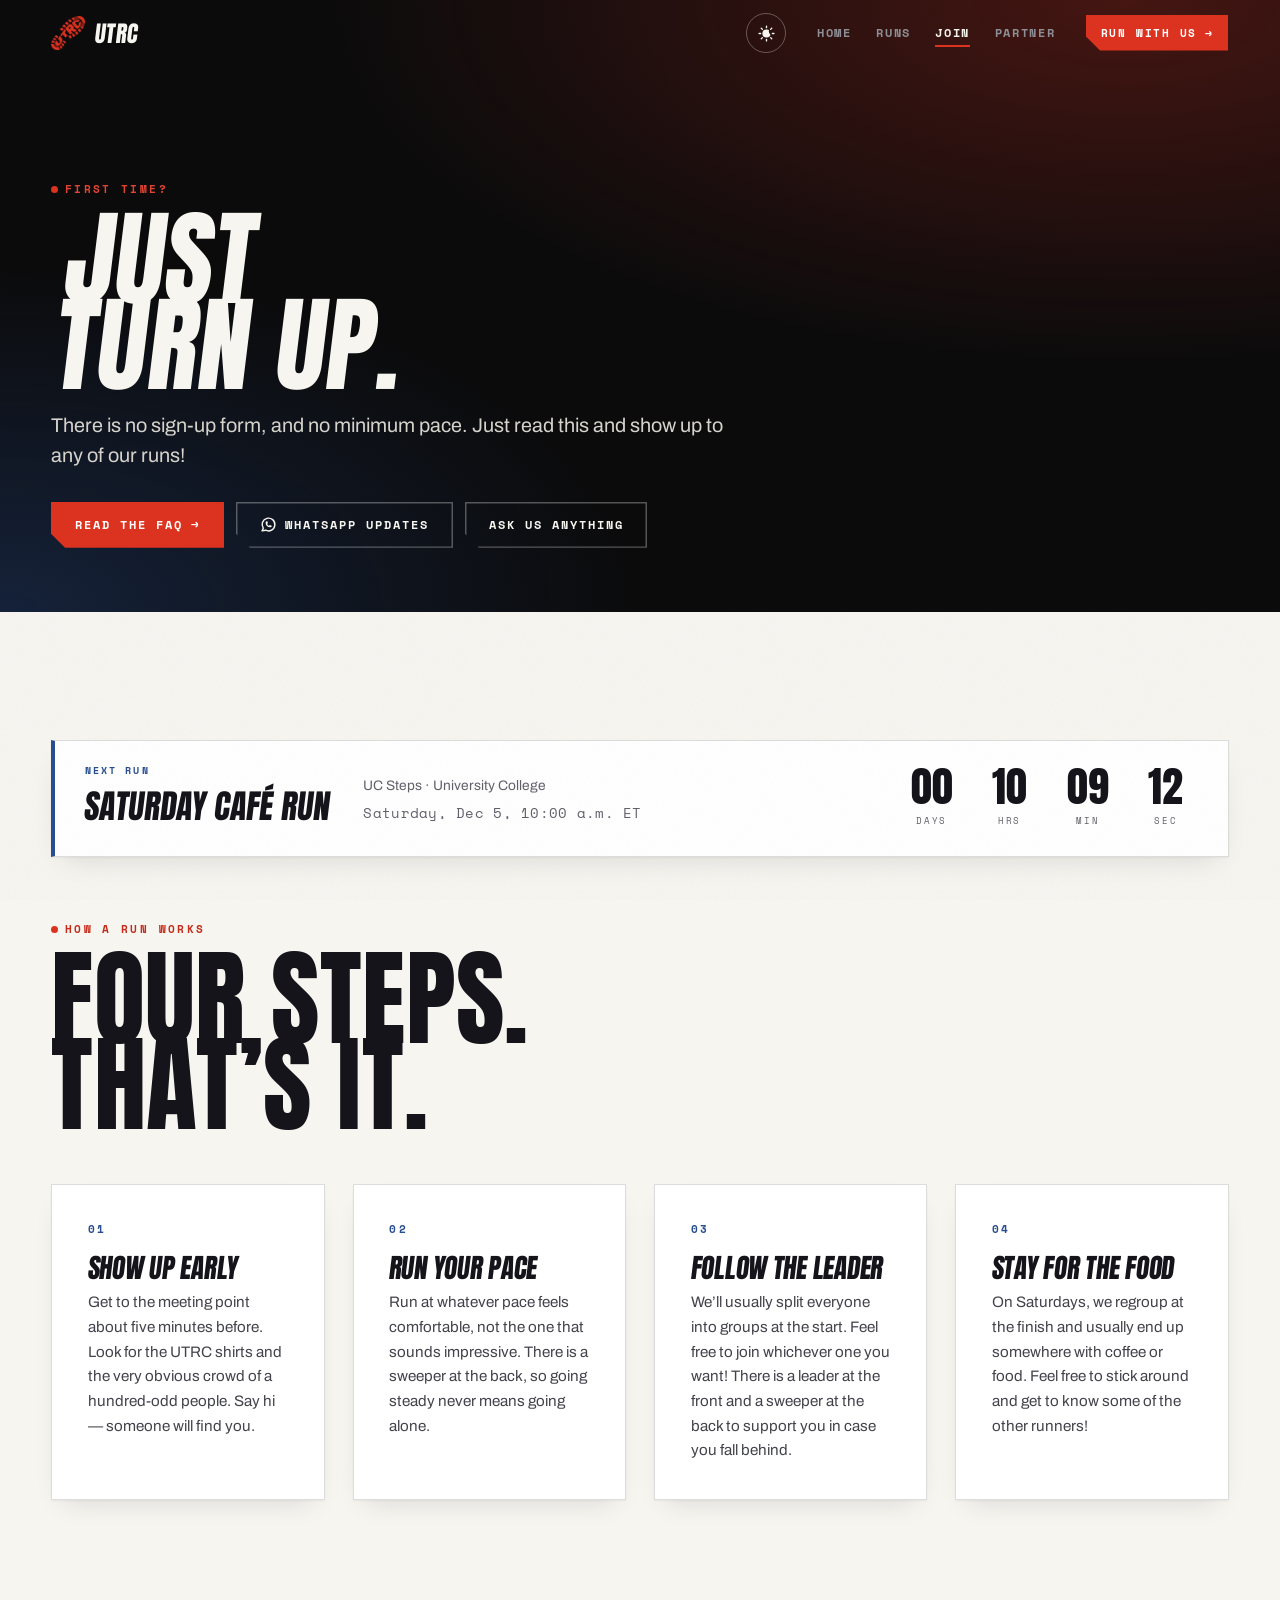
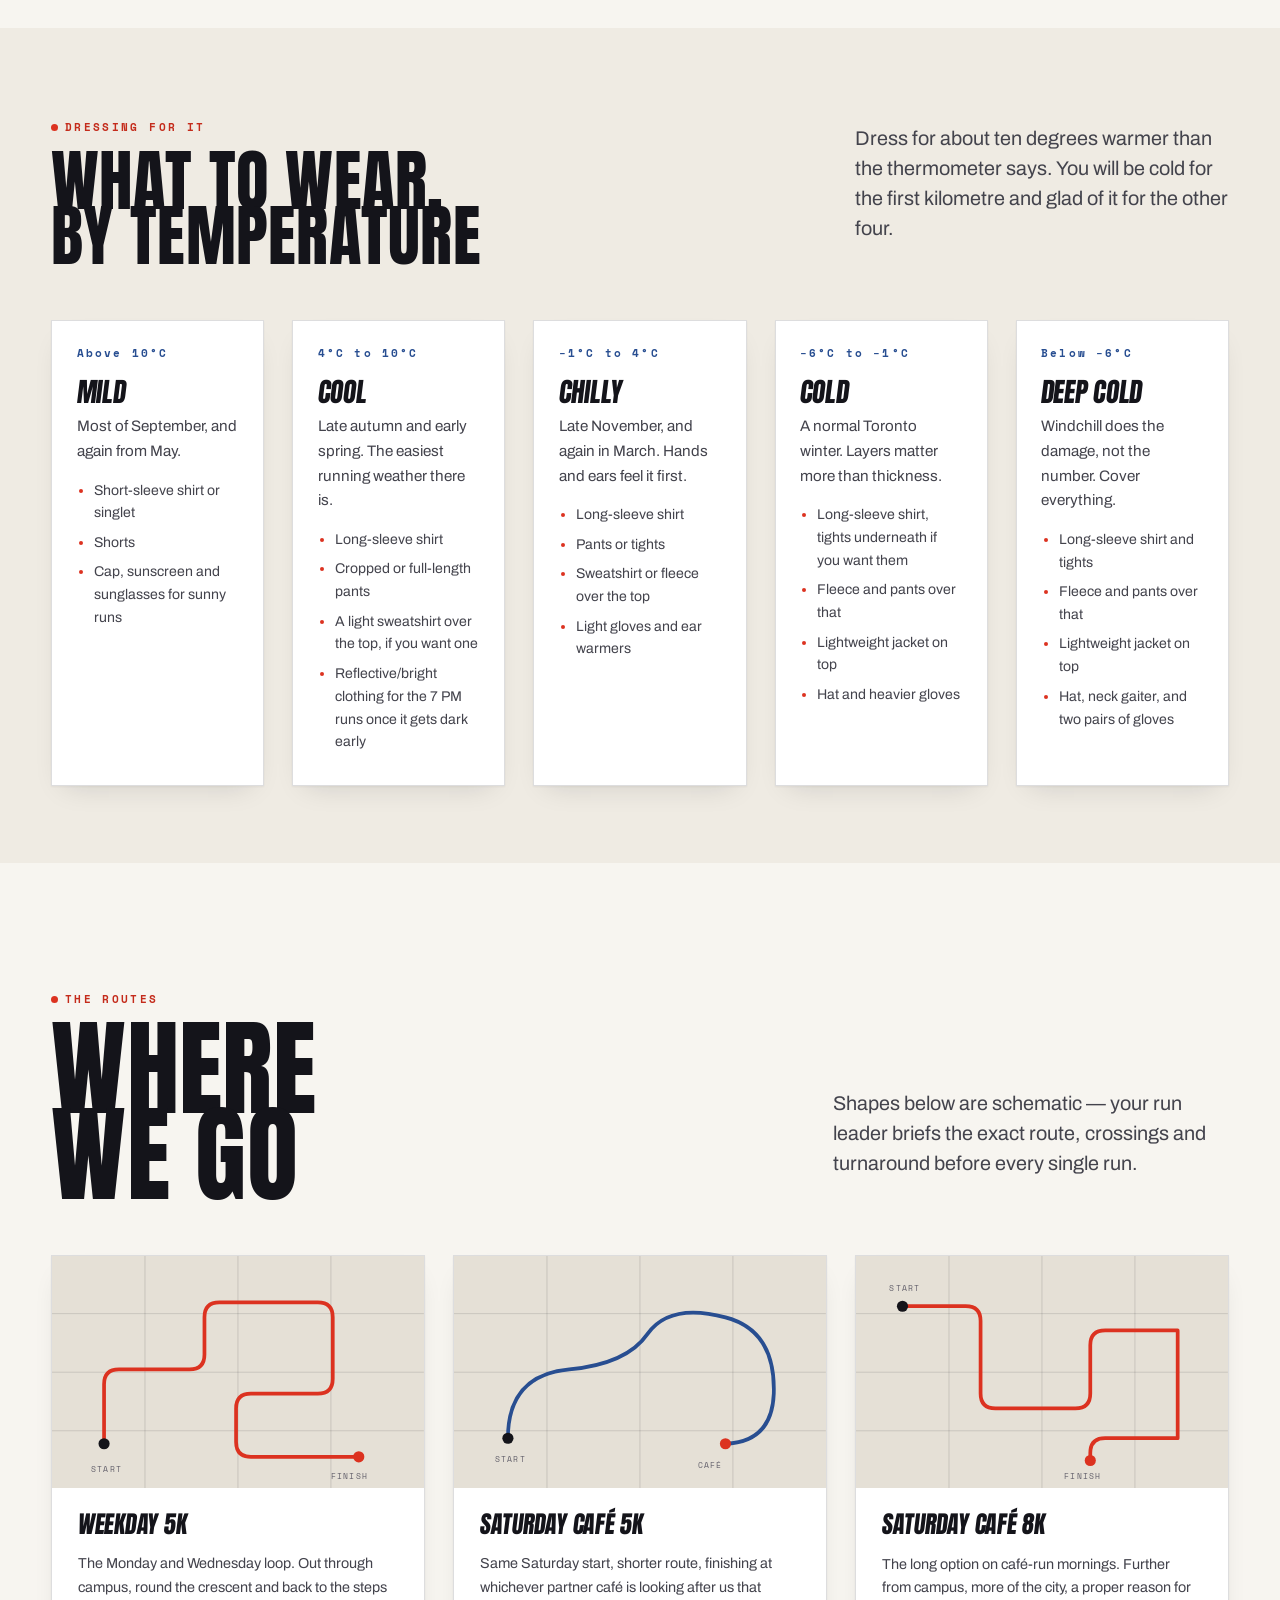
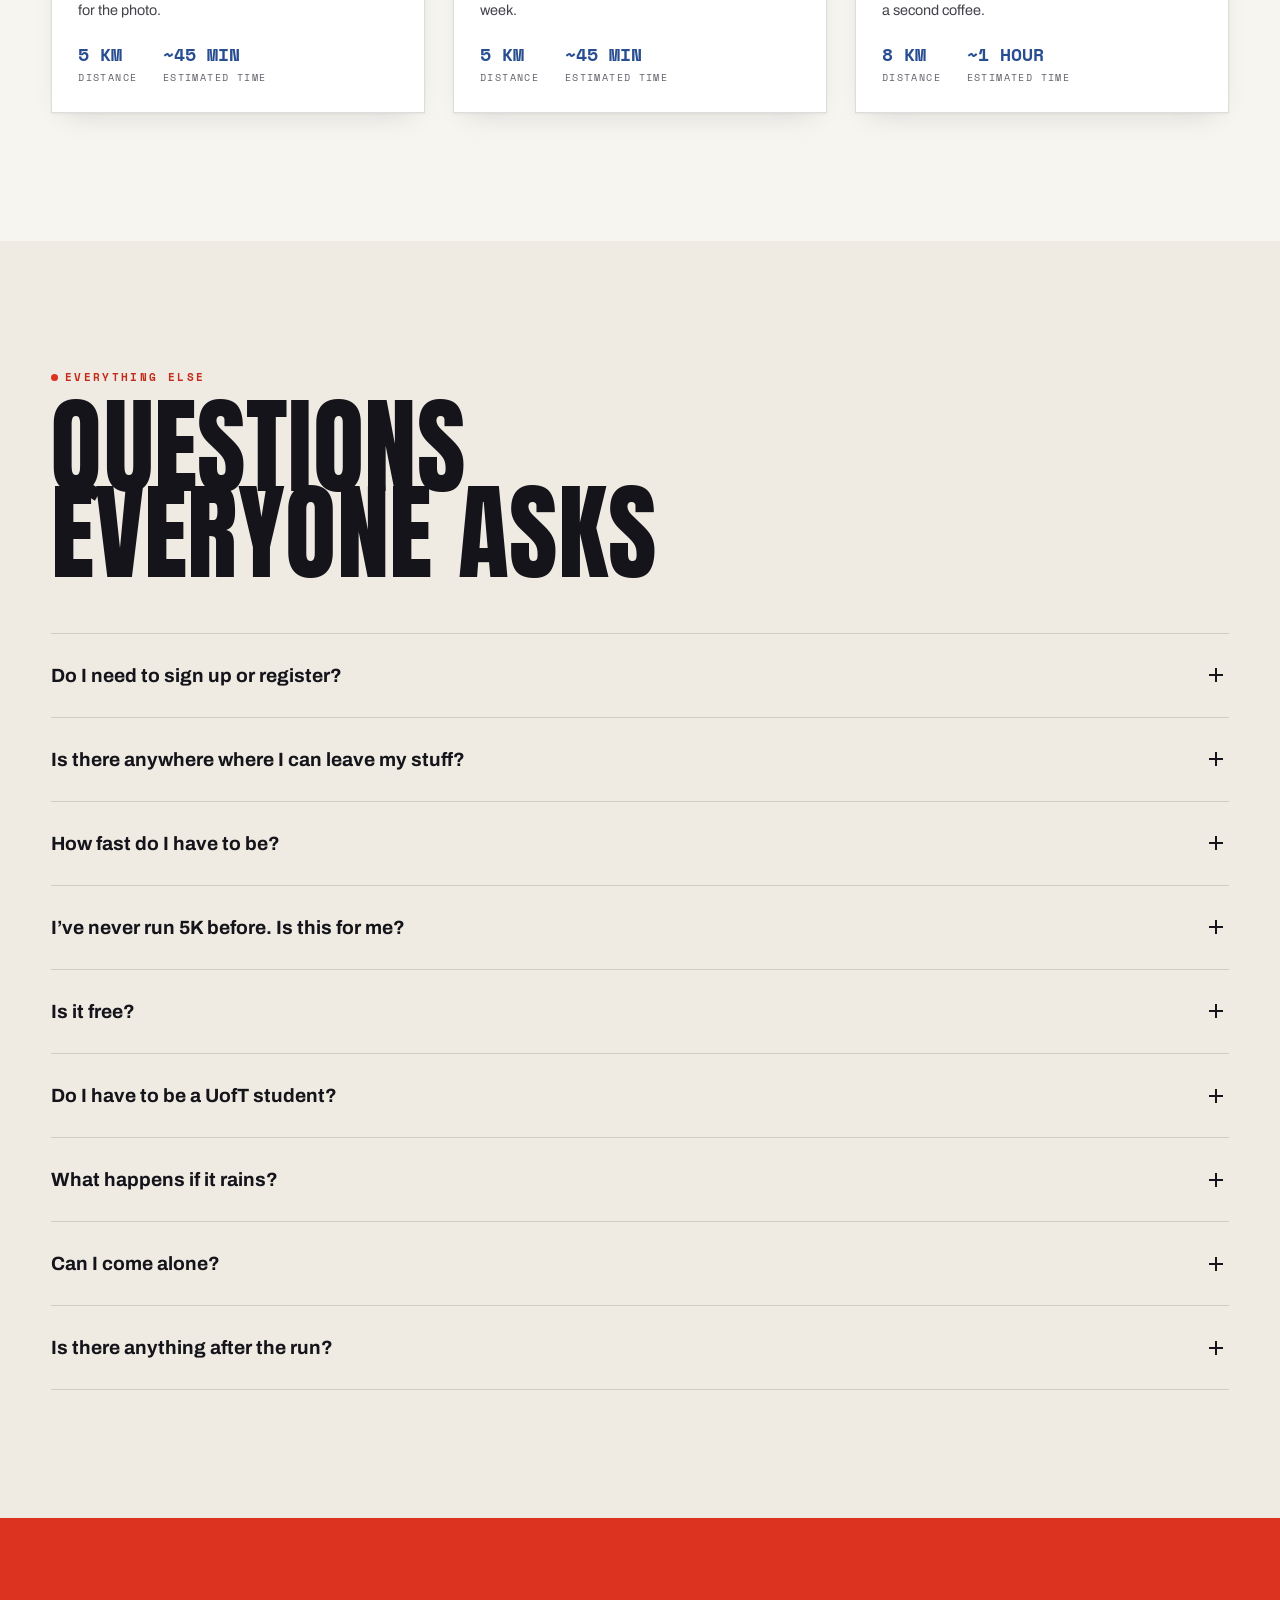
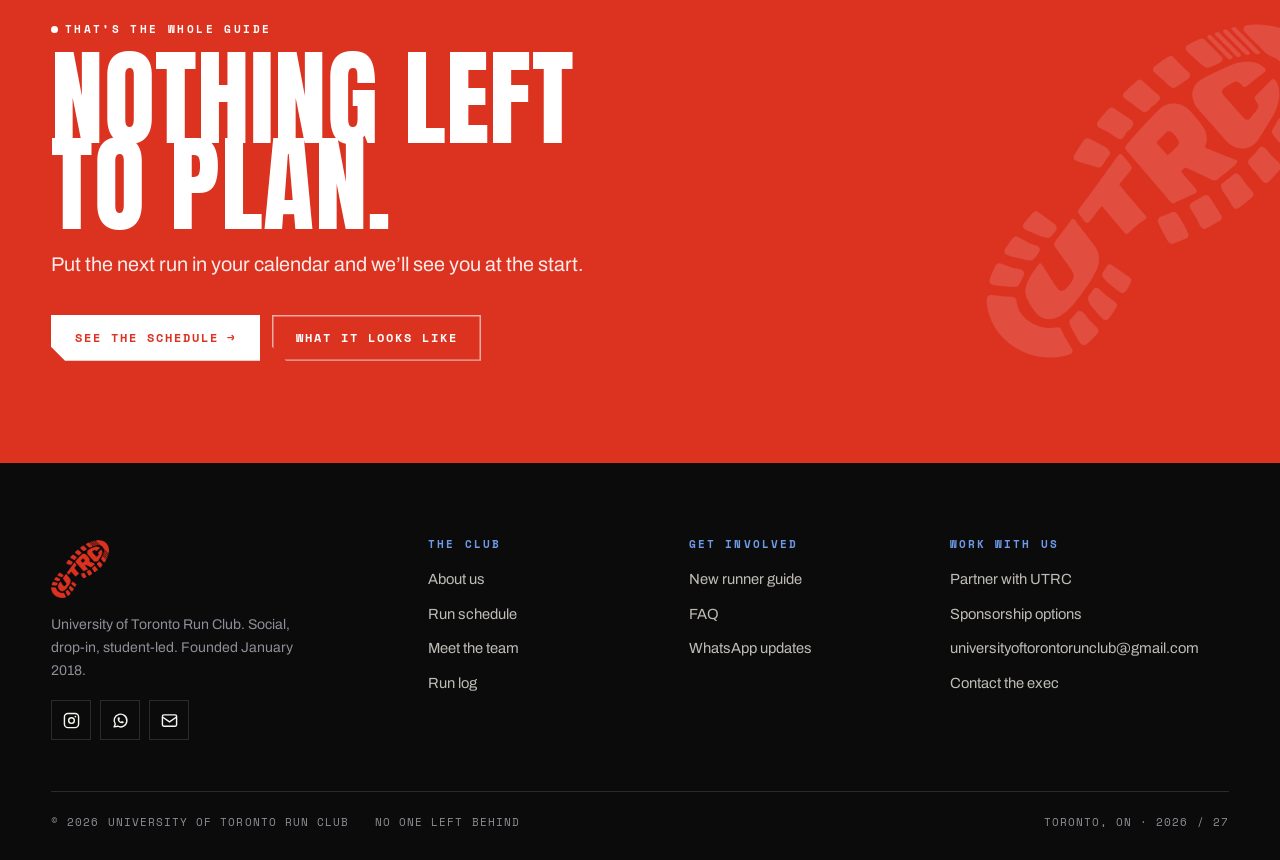
<file: 01_main/join.html>
<!doctype html>
<html lang="en">
<head>
<meta charset="utf-8">
<meta name="viewport" content="width=device-width,initial-scale=1">
<title>New Runner Guide — UTRC</title>
<meta name="description" content="Never run with UTRC before? Here's exactly what happens: where to meet, the routes, what to wear at any temperature, and answers to the questions everyone asks.">
<meta name="theme-color" content="#F7F5F0">
<link rel="icon" href="assets/img/favicon-32.png" sizes="32x32">
<link rel="apple-touch-icon" href="assets/img/apple-touch-icon.png">
<meta property="og:title" content="New Runner Guide — UTRC">
<meta property="og:description" content="What to expect on your first run with the University of Toronto Run Club.">
<meta property="og:image" content="assets/img/icon-512.png">
<link rel="preconnect" href="https://fonts.googleapis.com">
<link rel="preconnect" href="https://fonts.gstatic.com" crossorigin>
<link href="https://fonts.googleapis.com/css2?family=Anton&family=Archivo:wght@400;500;600;700;800;900&family=Space+Mono:wght@400;700&display=swap" rel="stylesheet">
<link rel="stylesheet" href="assets/css/style.css">
<!-- Theme, decided before anything paints so a dark-mode visitor sees no white flash.
     PREFERS=false means the site opens light unless the visitor chose otherwise. -->
<script>(function(d){d.classList.add('js');var PREFERS=false,t=null;
try{t=localStorage.getItem('utrc-theme')}catch(e){}
if(t!=='dark'&&t!=='light')t=PREFERS&&matchMedia('(prefers-color-scheme:dark)').matches?'dark':'light';
d.dataset.theme=t;})(document.documentElement);</script>

</head>
<body>

<header id="nav"></header>

<section class="phead on-dark">
  <div class="phead__bg"></div>
  <div class="phead__in">
    <p class="eyebrow">First time?</p>
    <h1 class="display h-xl">Just<br>turn up.</h1>
    <p class="lede">
      There is no sign-up form, and no minimum pace. Just read this and show up to
      any of our runs!
    </p>
    <div class="btn-row" style="margin-top:2rem">
      <a class="btn" href="#faq" data-magnetic>Read the FAQ <span class="arrow">&rarr;</span></a>
      <a class="btn btn--ghost" data-wa="icon" href="#" target="_blank" rel="noopener">WhatsApp updates</a>
      <a class="btn btn--ghost" data-ig href="#" target="_blank" rel="noopener">Ask us anything</a>
    </div>
  </div>
</section>

<!-- Parked: moving banner, hidden. Unwrap the <template> to restore. -->
<template data-parked="marquee">
<div class="marquee" aria-hidden="true">
  <div class="marquee__track">
    <span>No sign-up</span><span>No fee</span><span>No minimum pace</span>
    <span>Sweeper at the back</span><span>Everyone finishes</span>
  </div>
</div>
</template>

<!-- =============================================== NEXT + STEPS ======== -->
<section class="sec">
  <div class="shell">
    <div id="next-run" class="next" data-reveal></div>

    <div class="sec__head" style="margin-top:clamp(46px,5vw,80px)">
      <div>
        <p class="eyebrow">How a run works</p>
        <h2 class="display h-xl" data-reveal>Four steps.<br>That&rsquo;s it.</h2>
      </div>
    </div>

    <div class="grid grid--4">
      <article class="card" data-reveal>
        <span class="card__n">01</span>
        <h3>Show up early</h3>
        <p>Get to the meeting point about five minutes before. Look for the UTRC shirts and
           the very obvious crowd of a hundred-odd people. Say hi — someone will find you.</p>
      </article>
      <article class="card" data-reveal style="--d:80ms">
        <span class="card__n">02</span>
        <h3>Run your pace</h3>
        <p>Run at whatever pace feels comfortable, not the one that sounds impressive.
           There is a sweeper at the back, so going steady never means going alone.</p>
      </article>
      <article class="card" data-reveal style="--d:160ms">
        <span class="card__n">03</span>
        <h3>Follow the leader</h3>
        <p>We&rsquo;ll usually split everyone into groups at the start. Feel free to join
           whichever one you want! There is a leader at the front and a sweeper at the back
           to support you in case you fall behind.</p>
      </article>
      <article class="card" data-reveal style="--d:240ms">
        <span class="card__n">04</span>
        <h3>Stay for the food</h3>
        <p>On Saturdays, we regroup at the finish and usually end up somewhere with
           coffee or food. Feel free to stick around and get to know some of the
           other runners!</p>
      </article>
    </div>
  </div>
</section>


<!-- Parked: kit list, hidden for now. Unwrap the <template> to restore. -->
<template data-parked="kit-list">
<!-- ================================================== KIT LIST ========= -->
<section class="sec sec--paper sec--tight" id="bring">
  <div class="shell">
    <div class="split">
      <div>
        <p class="eyebrow">Kit list</p>
        <h2 class="display h-lg" data-reveal>What to<br>bring</h2>
      </div>
      <div class="grid grid--2">
        <article class="card" data-reveal>
          <h3>Essential</h3>
          <ul>
            <li>Running shoes you&rsquo;ve worn before</li>
            <li>Water — bring more than you think in September</li>
            <li>Layers you can tie round your waist</li>
            <li>Your phone, for the group photo</li>
          </ul>
        </article>
        <article class="card" data-reveal style="--d:100ms">
          <h3>Nice to have</h3>
          <ul>
            <li>Open-ear headphones, so you can still hear traffic and the group</li>
            <li>A light or reflective layer for the 7&nbsp;PM runs once it gets dark</li>
            <li>Transit fare, in case the café is further than you planned</li>
            <li>A small bag — we can usually keep it together at the meeting point</li>
          </ul>
        </article>
      </div>
    </div>
  </div>
</section>
</template>

<!-- ============================================ DRESSING FOR IT ======== -->
<!-- VERIFY: the bands below are written for a Toronto winter and are general
     running advice, not club policy. The only club claim is the cancellation
     line in the coldest card, which matches the FAQ answer further down. -->
<section class="sec sec--paper sec--tight" id="wear">
  <div class="shell">
    <div class="sec__head">
      <div>
        <p class="eyebrow">Dressing for it</p>
        <h2 class="display h-lg" data-reveal>What to wear,<br>by temperature</h2>
      </div>
      <p class="lede" data-reveal style="--d:120ms;max-width:34ch">
        Dress for about ten degrees warmer than the thermometer says. You will be cold
        for the first kilometre and glad of it for the other four.
      </p>
    </div>

    <div class="grid grid--5">
      <article class="card" data-reveal>
        <span class="card__n">Above 10&deg;C</span>
        <h3>Mild</h3>
        <p>Most of September, and again from May.</p>
        <ul>
          <li>Short-sleeve shirt or singlet</li>
          <li>Shorts</li>
          <li>Cap, sunscreen and sunglasses for sunny runs</li>
        </ul>
      </article>

      <article class="card" data-reveal style="--d:80ms">
        <span class="card__n">4&deg;C to 10&deg;C</span>
        <h3>Cool</h3>
        <p>Late autumn and early spring. The easiest running weather there is.</p>
        <ul>
          <li>Long-sleeve shirt</li>
          <li>Cropped or full-length pants</li>
          <li>A light sweatshirt over the top, if you want one</li>
          <li>Reflective/bright clothing for the 7&nbsp;PM runs once it gets dark early</li>
        </ul>
      </article>

      <article class="card" data-reveal style="--d:160ms">
        <span class="card__n">&minus;1&deg;C to 4&deg;C</span>
        <h3>Chilly</h3>
        <p>Late November, and again in March. Hands and ears feel it first.</p>
        <ul>
          <li>Long-sleeve shirt</li>
          <li>Pants or tights</li>
          <li>Sweatshirt or fleece over the top</li>
          <li>Light gloves and ear warmers</li>
        </ul>
      </article>

      <article class="card" data-reveal style="--d:240ms">
        <span class="card__n">&minus;6&deg;C to &minus;1&deg;C</span>
        <h3>Cold</h3>
        <p>A normal Toronto winter. Layers matter more than thickness.</p>
        <ul>
          <li>Long-sleeve shirt, tights underneath if you want them</li>
          <li>Fleece and pants over that</li>
          <li>Lightweight jacket on top</li>
          <li>Hat and heavier gloves</li>
        </ul>
      </article>

      <article class="card" data-reveal style="--d:320ms">
        <span class="card__n">Below &minus;6&deg;C</span>
        <h3>Deep cold</h3>
        <p>Windchill does the damage, not the number. Cover everything.</p>
        <ul>
          <li>Long-sleeve shirt and tights</li>
          <li>Fleece and pants over that</li>
          <li>Lightweight jacket on top</li>
          <li>Hat, neck gaiter, and two pairs of gloves</li>
        </ul>
      </article>

    </div>
  </div>
</section>

<!-- ==================================================== ROUTES ========= -->
<section class="sec" id="routes">
  <div class="shell">
    <div class="sec__head">
      <div>
        <p class="eyebrow">The routes</p>
        <h2 class="display h-xl" data-reveal>Where<br>we go</h2>
      </div>
      <p class="lede" data-reveal style="--d:120ms;max-width:36ch">
        Shapes below are schematic — your run leader briefs the exact route,
        crossings and turnaround before every single run.
      </p>
    </div>

    <div class="grid grid--3">

      <article class="route" data-reveal>
        <svg class="route__map" viewBox="0 0 400 250" role="img" aria-label="Schematic of the weekday 5K campus loop">
          <g class="grid-l" fill="none">
            <path d="M0 62h400M0 125h400M0 188h400M100 0v250M200 0v250M300 0v250"/>
          </g>
          <path class="line" d="M56 202 L56 138 Q56 122 72 122 L148 122 Q164 122 164 106 L164 66 Q164 50 180 50 L286 50 Q302 50 302 66 L302 132 Q302 148 286 148 L214 148 Q198 148 198 164 L198 200 Q198 216 214 216 L330 216"/>
          <circle class="dot" cx="56" cy="202" r="6"/>
          <circle class="dot-r" cx="330" cy="216" r="6"/>
          <text class="lbl" x="42" y="232">Start</text>
          <text class="lbl" x="300" y="240">Finish</text>
        </svg>
        <div class="route__body">
          <h3>Weekday 5K</h3>
          <p>The Monday and Wednesday loop. Out through campus, round the crescent and back
             to the steps for the photo.</p>
          <div class="route__stats">
            <span><b>5 km</b>Distance</span>
            <span><b>~45 min</b>Estimated Time</span>
          </div>
        </div>
      </article>

      <article class="route route--cafe" data-reveal style="--d:100ms">
        <svg class="route__map" viewBox="0 0 400 250" role="img" aria-label="Schematic of the Saturday 5K café run">
          <g class="grid-l" fill="none">
            <path d="M0 62h400M0 125h400M0 188h400M100 0v250M200 0v250M300 0v250"/>
          </g>
          <path class="line" d="M58 196 Q58 128 124 122 Q186 116 208 84 Q232 50 292 66 Q346 80 344 148 Q342 200 292 202"/>
          <circle class="dot" cx="58" cy="196" r="6"/>
          <circle class="dot-r" cx="292" cy="202" r="6"/>
          <text class="lbl" x="44" y="222">Start</text>
          <text class="lbl" x="262" y="228">Café</text>
        </svg>
        <div class="route__body">
          <h3>Saturday Café 5K</h3>
          <p>Same Saturday start, shorter route, finishing at whichever partner café is
             looking after us that week.</p>
          <div class="route__stats">
            <span><b>5 km</b>Distance</span>
            <span><b>~45 min</b>Estimated Time</span>
          </div>
        </div>
      </article>

      <article class="route" data-reveal style="--d:200ms">
        <svg class="route__map" viewBox="0 0 400 250" role="img" aria-label="Schematic of the Saturday 8K route">
          <g class="grid-l" fill="none">
            <path d="M0 62h400M0 125h400M0 188h400M100 0v250M200 0v250M300 0v250"/>
          </g>
          <path class="line" d="M50 54 L118 54 Q134 54 134 70 L134 148 Q134 164 150 164 L236 164 Q252 164 252 148 L252 96 Q252 80 268 80 L346 80 L346 196 L268 196 Q252 196 252 212 L252 220"/>
          <circle class="dot" cx="50" cy="54" r="6"/>
          <circle class="dot-r" cx="252" cy="220" r="6"/>
          <text class="lbl" x="36" y="38">Start</text>
          <text class="lbl" x="224" y="240">Finish</text>
        </svg>
        <div class="route__body">
          <h3>Saturday Café 8K</h3>
          <p>The long option on café-run mornings. Further from campus, more of the city,
             a proper reason for a second coffee.</p>
          <div class="route__stats">
            <span><b>8 km</b>Distance</span>
            <span><b>~1 hour</b>Estimated Time</span>
          </div>
        </div>
      </article>

    </div>
  </div>
</section>

<!-- ================================================== WHAT TO BRING ==== -->

<!-- ======================================================= FAQ ========= -->
<!-- VERIFY: these answers are drafted from the partnership package and the
     club's Instagram. Confirm the fee, eligibility and cancellation lines. -->
<section class="sec sec--paper" id="faq">
  <div class="shell">
    <div class="sec__head">
      <div>
        <p class="eyebrow">Everything else</p>
        <h2 class="display h-xl" data-reveal>Questions<br>everyone asks</h2>
      </div>
    </div>

    <div class="acc">
      <div class="acc__item">
        <button class="acc__btn">Do I need to sign up or register? <span class="acc__ico" aria-hidden="true"></span></button>
        <div class="acc__panel"><div>
          <p>Nope! UTRC is a drop-in club. Feel free to show up at UC steps on any run day to join!</p>
        </div></div>

    </div>
      <div class="acc__item">
        <button class="acc__btn">Is there anywhere where I can leave my stuff? <span class="acc__ico" aria-hidden="true"></span></button>
        <div class="acc__panel"><div>
          <p>Unfortuantley UTRC does not have an official place for you to store your belongings so try and pack 
             light with only things that you'll need for the run. If needed, Hart House has some lockers that you can 
             borrow but only if you are have your own lock and are a UofT student.</p>
        </div></div>
      </div>
      <div class="acc__item">
        <button class="acc__btn">How fast do I have to be? <span class="acc__ico" aria-hidden="true"></span></button>
        <div class="acc__panel"><div>
          <p>However fast you are right now! Everyone sets off together and runs their own pace, and a
             sweeper stays at the back and tries their best to support you.</p>
        </div></div>
      </div>
      <div class="acc__item">
        <button class="acc__btn">I&rsquo;ve never run 5K before. Is this for me? <span class="acc__ico" aria-hidden="true"></span></button>
        <div class="acc__panel"><div>
          <p>Yes, of course! Our pace is aimed to be conversational, and we make sure to stop at many traffic lights 
            along the way for you to catch their breath. Many members have ran their first ever 5k with us.
             A lot of our regulars ran their first ever 5K on a Wednesday with us.</p>
        </div></div>
      </div>
      <div class="acc__item">
        <button class="acc__btn">Is it free? <span class="acc__ico" aria-hidden="true"></span></button>
        <div class="acc__panel"><div>
          <p>Yup! All of our events, including weekly runs, special events and socials are all free. Ocassionally,
            we might host a special paid event but we'll make sure to let you know ahead of time on our Instagram or
            Whatsapp channel.
          </p>
        </div></div>
      </div>
      <div class="acc__item">
        <button class="acc__btn">Do I have to be a UofT student? <span class="acc__ico" aria-hidden="true"></span></button>
        <div class="acc__panel"><div>
          <p>While we are a University of Toronto student club, and most of our members are UofT affiliated, recent grads and
            students from other univesities are also welcome to join.</p>
        </div></div>
      </div>
      <div class="acc__item">
        <button class="acc__btn">What happens if it rains? <span class="acc__ico" aria-hidden="true"></span></button>
        <div class="acc__panel"><div>
          <p>We run. The only things that stop us are genuinely unsafe conditions — ice storms,
             lightning and extreme cold warnings. If a run is cancelled we post it on Instagram
             stories and will annouce it on our Whatsapp chennel a few hours beforehand. If weather conditions are unclear,
             make sure to check before you leave.</p>
        </div></div>
      </div>
      <div class="acc__item">
        <button class="acc__btn">Can I come alone? <span class="acc__ico" aria-hidden="true"></span></button>
        <div class="acc__panel"><div>
          <p> Of course! Many of our runners all joined on their own initally and were able to find friends 
             and others to run with during the club. Most runners and usually very welcoming and eager to meet 
             new people so don't be afraid to come alone for your first time!</p>
        </div></div>
      </div>
      <div class="acc__item">
        <button class="acc__btn">Is there anything after the run? <span class="acc__ico" aria-hidden="true"></span></button>
        <div class="acc__panel"><div>
          <p>Usually. Saturdays finish at a partner café with a discount for runners, and most runners usually stay
             a little bit after weekday runs to chat.</p>
        </div></div>
      </div>
    </div>
  </div>
</section>

<section class="cta">
  <img class="cta__mark" src="assets/img/utrc-logo-white.png" alt="" aria-hidden="true">
  <div class="shell">
    <p class="eyebrow">That&rsquo;s the whole guide</p>
    <h2 class="display h-xl" data-reveal>Nothing left<br>to plan.</h2>
    <p class="lede" data-reveal style="margin-top:1.4rem">
      Put the next run in your calendar and we&rsquo;ll see you at the start.
    </p>
    <div class="btn-row" style="margin-top:2.2rem" data-reveal>
      <a class="btn" href="index.html#schedule" data-magnetic>See the schedule <span class="arrow">&rarr;</span></a>
      <a class="btn btn--ghost" href="runs.html">What it looks like</a>
    </div>
  </div>
</section>

<footer id="foot"></footer>

<script src="assets/js/main.js"></script>
<!-- Parked: the club does not run formal pace groups, so this section was
     removed from the page. Kept for its layout only - the pace bands and
     group letters below are NOT accurate. -->
<template data-parked="pace-groups">
<!-- ================================================ PACE GROUPS ======== -->
<!-- VERIFY: pace bands below are a sensible default — set them to the ones
     your run leaders actually call out. -->
<section class="sec sec--paper" id="paces">
  <div class="shell">
    <div class="sec__head">
      <div>
        <p class="eyebrow">Find your group</p>
        <h2 class="display h-xl" data-reveal>Every pace<br>is a pace.</h2>
      </div>
      <p class="lede" data-reveal style="--d:120ms;max-width:34ch">
        Not sure? Start one group slower than you think. It is far easier to move up
        halfway through than to blow up in the first kilometre.
      </p>
    </div>

    <div class="sched">
      <div class="run" data-reveal>
        <div class="run__day">Social</div>
        <div class="run__body">
          <div class="run__where">Run-walk friendly</div>
          <div class="run__meta">Conversation the whole way. Walk breaks whenever you want one.</div>
        </div>
        <div class="run__time">7:00+ /km</div>
        <div class="run__dist">Group D</div>
      </div>
      <div class="run" data-reveal style="--d:70ms">
        <div class="run__day">Steady</div>
        <div class="run__body">
          <div class="run__where">The biggest group by far</div>
          <div class="run__meta">Comfortable effort, full sentences, no one dropped.</div>
        </div>
        <div class="run__time">6:00 &ndash; 6:45 /km</div>
        <div class="run__dist">Group C</div>
      </div>
      <div class="run" data-reveal style="--d:140ms">
        <div class="run__day">Tempo</div>
        <div class="run__body">
          <div class="run__where">Working, but talking</div>
          <div class="run__meta">For runners with a race in the calendar.</div>
        </div>
        <div class="run__time">5:15 &ndash; 5:45 /km</div>
        <div class="run__dist">Group B</div>
      </div>
      <div class="run" data-reveal style="--d:210ms">
        <div class="run__day">Front</div>
        <div class="run__body">
          <div class="run__where">Off the front</div>
          <div class="run__meta">Sub-5s. You&rsquo;ll be waiting at the finish — please cheer.</div>
        </div>
        <div class="run__time">Sub 5:00 /km</div>
        <div class="run__dist">Group A</div>
      </div>
    </div>
  </div>
</section>
</template>

</body>
</html>
</file>
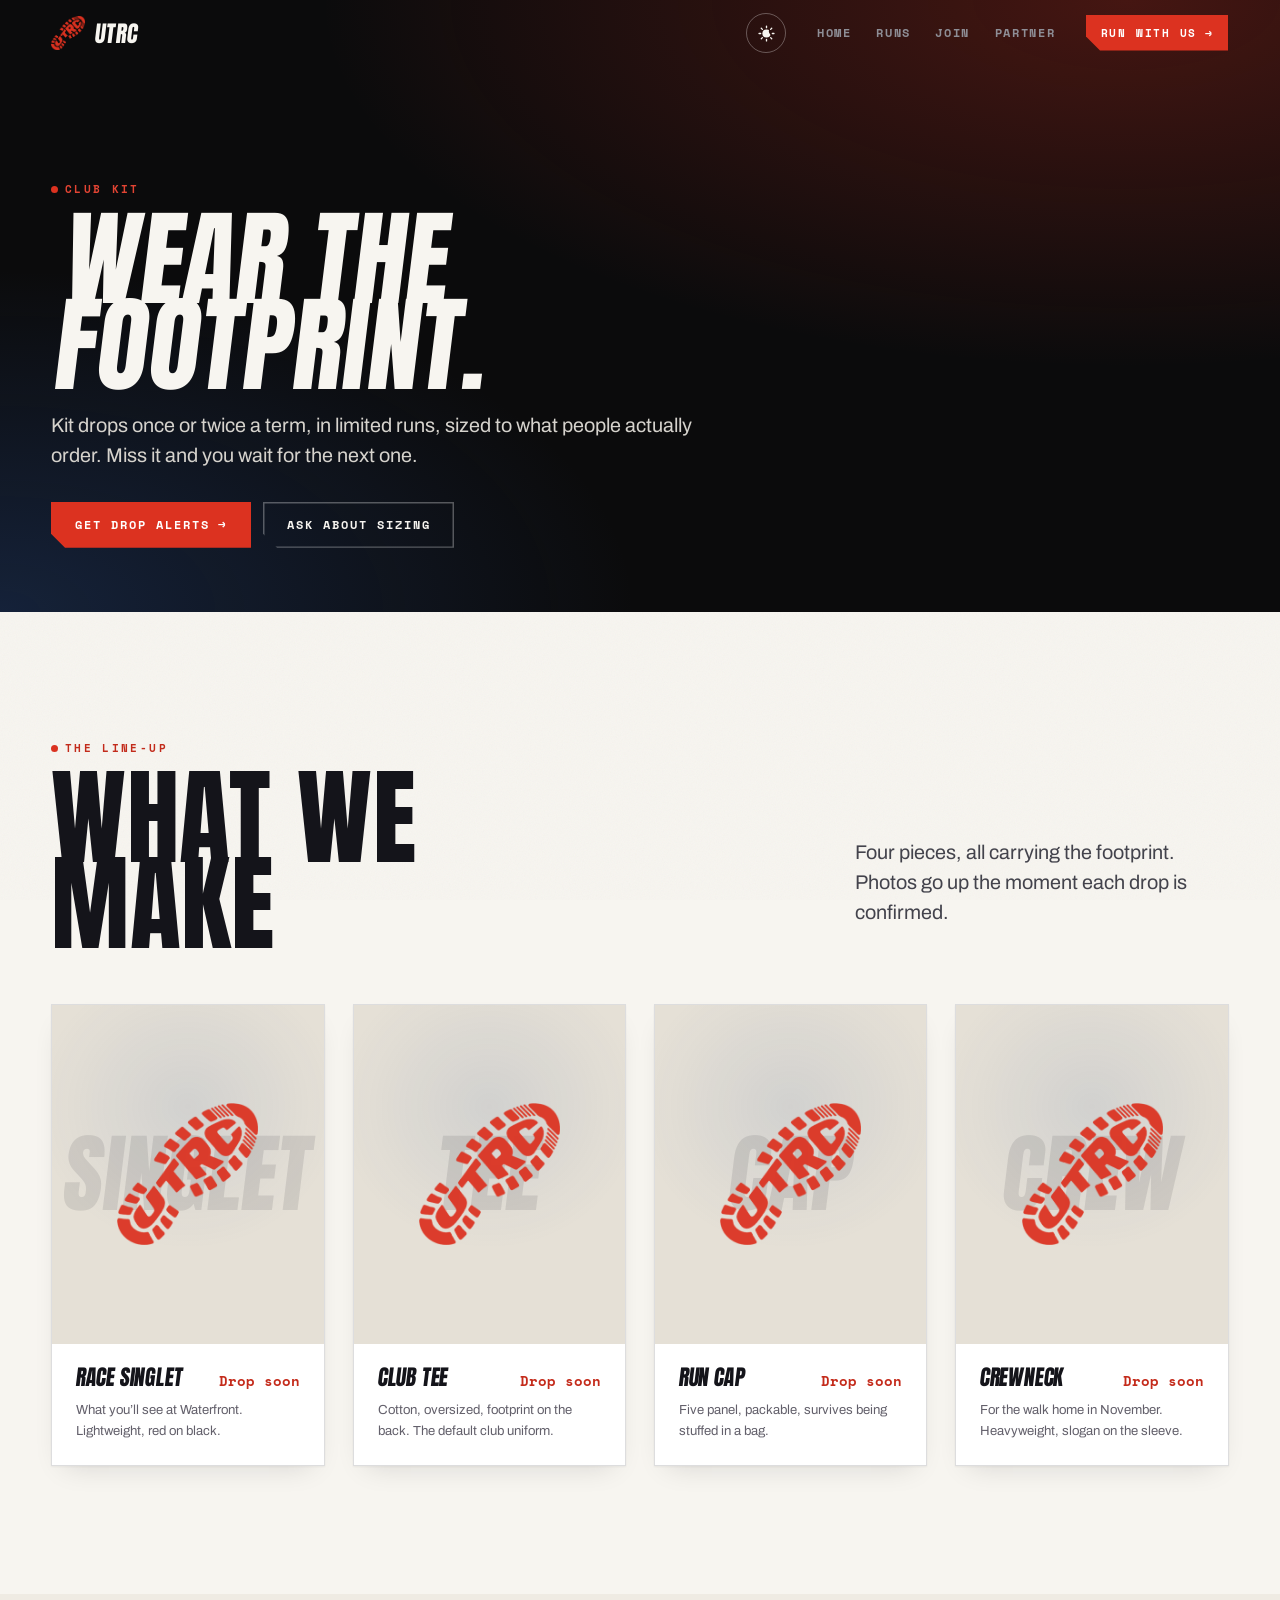
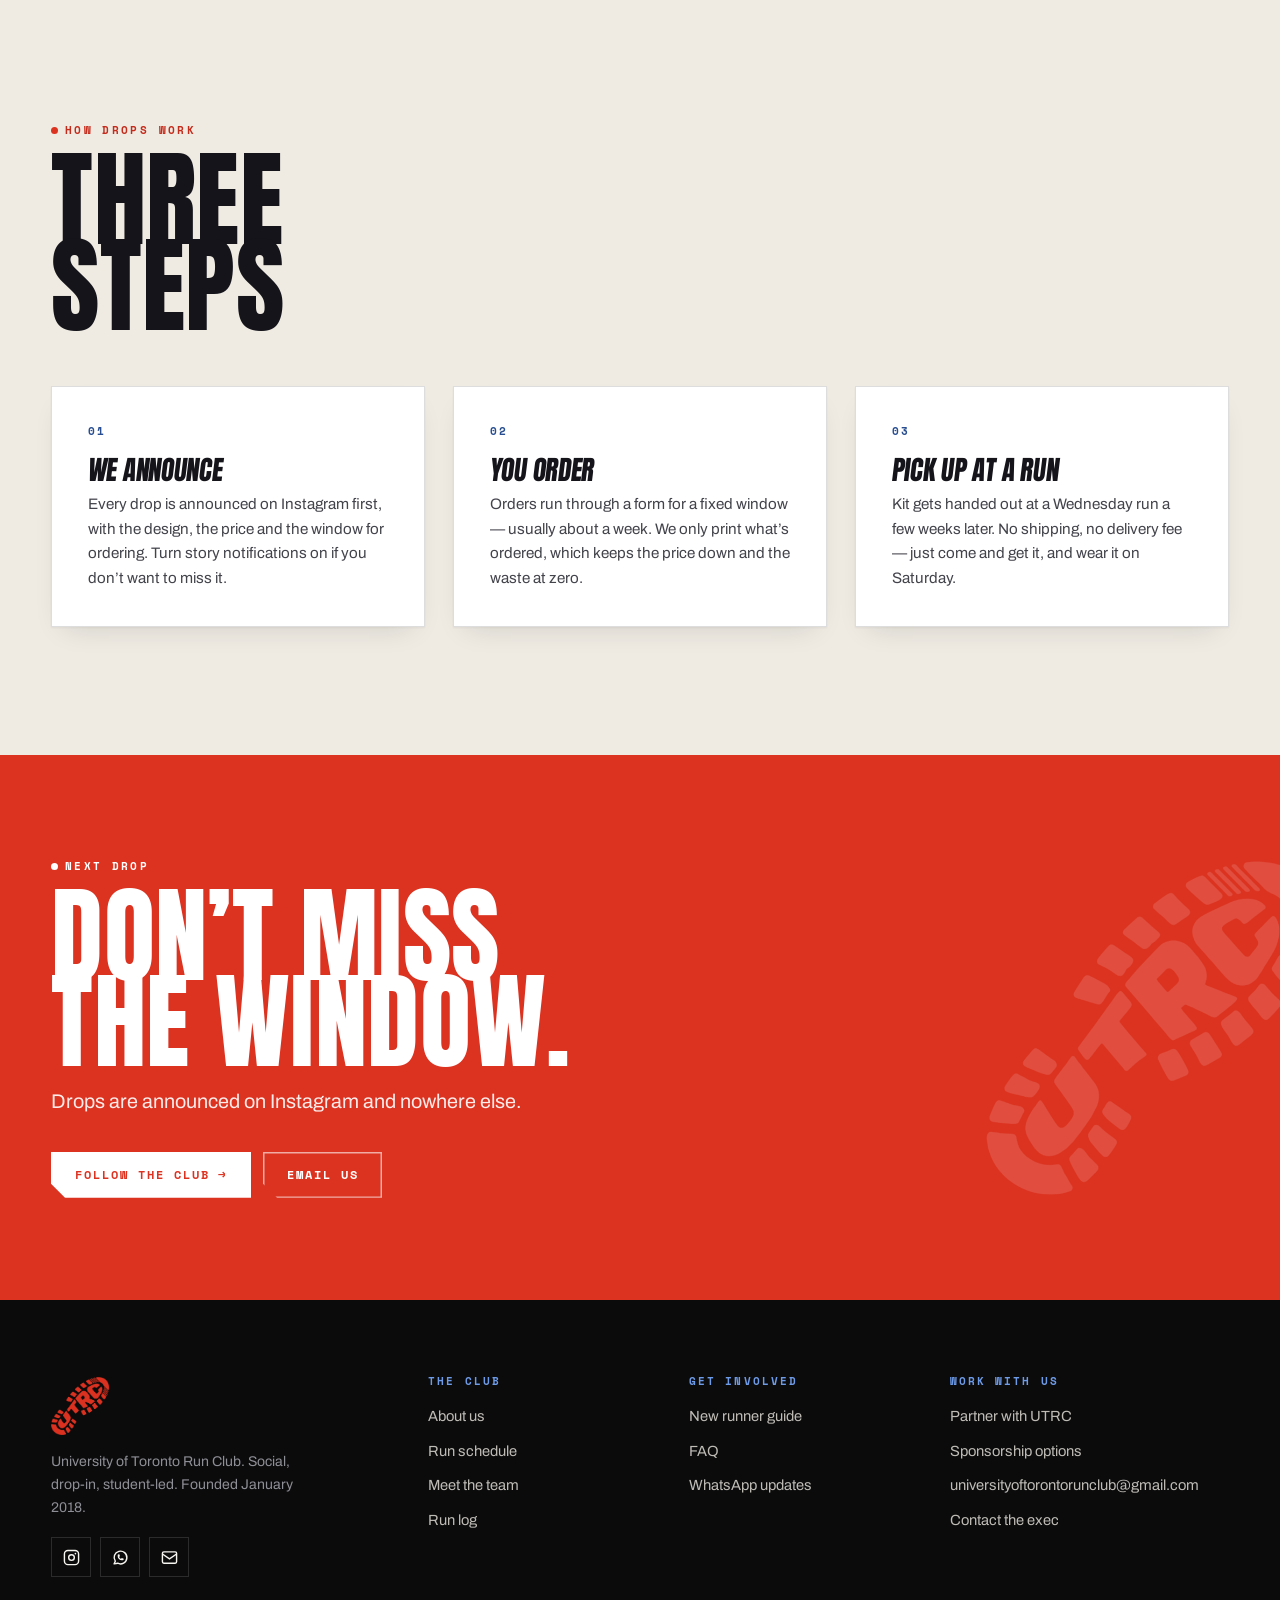
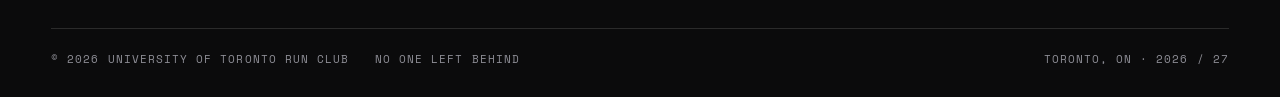
<file: 01_main/merch.html>
<!doctype html>
<html lang="en">
<head>
<meta charset="utf-8">
<meta name="viewport" content="width=device-width,initial-scale=1">
<title>Kit — UTRC</title>
<meta name="description" content="UTRC club kit: singlets, tees, caps and crewnecks. How drops work and how to get on the list.">
<meta name="theme-color" content="#F7F5F0">
<link rel="icon" href="assets/img/favicon-32.png" sizes="32x32">
<link rel="apple-touch-icon" href="assets/img/apple-touch-icon.png">
<meta property="og:title" content="UTRC Kit">
<meta property="og:description" content="Club kit, drops and how to get on the list.">
<meta property="og:image" content="assets/img/icon-512.png">
<link rel="preconnect" href="https://fonts.googleapis.com">
<link rel="preconnect" href="https://fonts.gstatic.com" crossorigin>
<link href="https://fonts.googleapis.com/css2?family=Anton&family=Archivo:wght@400;500;600;700;800;900&family=Space+Mono:wght@400;700&display=swap" rel="stylesheet">
<link rel="stylesheet" href="assets/css/style.css">
<!-- Theme, decided before anything paints so a dark-mode visitor sees no white flash.
     PREFERS=false means the site opens light unless the visitor chose otherwise. -->
<script>(function(d){d.classList.add('js');var PREFERS=false,t=null;
try{t=localStorage.getItem('utrc-theme')}catch(e){}
if(t!=='dark'&&t!=='light')t=PREFERS&&matchMedia('(prefers-color-scheme:dark)').matches?'dark':'light';
d.dataset.theme=t;})(document.documentElement);</script>

</head>
<body>

<header id="nav"></header>

<section class="phead on-dark">
  <div class="phead__bg"></div>
  <div class="phead__in">
    <p class="eyebrow">Club kit</p>
    <h1 class="display h-xl">Wear the<br>footprint.</h1>
    <p class="lede">
      Kit drops once or twice a term, in limited runs, sized to what people actually order.
      Miss it and you wait for the next one.
    </p>
    <div class="btn-row" style="margin-top:2rem">
      <a class="btn" data-ig href="#" target="_blank" rel="noopener" data-magnetic>Get drop alerts <span class="arrow">&rarr;</span></a>
      <a class="btn btn--ghost" data-mail href="#">Ask about sizing</a>
    </div>
  </div>
</section>

<!-- Parked: moving banner, hidden. Unwrap the <template> to restore. -->
<template data-parked="marquee">
<div class="marquee" aria-hidden="true">
  <div class="marquee__track">
    <span>Limited runs</span><span>Made to order</span>
    <span>No one left behind</span><span>Toronto</span>
  </div>
</div>
</template>

<!-- ================================================== THE DROP ========= -->
<!-- VERIFY: swap the placeholder marks below for real product photography,
     and set prices + the order link once a drop is live. -->
<section class="sec">
  <div class="shell">
    <div class="sec__head">
      <div>
        <p class="eyebrow">The line-up</p>
        <h2 class="display h-xl" data-reveal>What we<br>make</h2>
      </div>
      <p class="lede" data-reveal style="--d:120ms;max-width:34ch">
        Four pieces, all carrying the footprint. Photos go up the moment each drop
        is confirmed.
      </p>
    </div>

    <div class="grid grid--4">
      <article class="kit" data-reveal>
        <div class="kit__vis">
          <span class="ghost" aria-hidden="true">Singlet</span>
          <img src="assets/img/utrc-logo.png" alt="UTRC race singlet" loading="lazy">
        </div>
        <div class="kit__body"><h3>Race singlet</h3><span class="kit__price">Drop soon</span></div>
        <p class="kit__note">What you&rsquo;ll see at Waterfront. Lightweight, red on black.</p>
      </article>

      <article class="kit" data-reveal style="--d:90ms">
        <div class="kit__vis">
          <span class="ghost" aria-hidden="true">Tee</span>
          <img src="assets/img/utrc-logo.png" alt="UTRC club tee" loading="lazy">
        </div>
        <div class="kit__body"><h3>Club tee</h3><span class="kit__price">Drop soon</span></div>
        <p class="kit__note">Cotton, oversized, footprint on the back. The default club uniform.</p>
      </article>

      <article class="kit" data-reveal style="--d:180ms">
        <div class="kit__vis">
          <span class="ghost" aria-hidden="true">Cap</span>
          <img src="assets/img/utrc-logo.png" alt="UTRC running cap" loading="lazy">
        </div>
        <div class="kit__body"><h3>Run cap</h3><span class="kit__price">Drop soon</span></div>
        <p class="kit__note">Five panel, packable, survives being stuffed in a bag.</p>
      </article>

      <article class="kit" data-reveal style="--d:270ms">
        <div class="kit__vis">
          <span class="ghost" aria-hidden="true">Crew</span>
          <img src="assets/img/utrc-logo.png" alt="UTRC crewneck" loading="lazy">
        </div>
        <div class="kit__body"><h3>Crewneck</h3><span class="kit__price">Drop soon</span></div>
        <p class="kit__note">For the walk home in November. Heavyweight, slogan on the sleeve.</p>
      </article>
    </div>
  </div>
</section>

<!-- ================================================== HOW IT WORKS ===== -->
<section class="sec sec--paper">
  <div class="shell">
    <div class="sec__head">
      <div>
        <p class="eyebrow">How drops work</p>
        <h2 class="display h-xl" data-reveal>Three<br>steps</h2>
      </div>
    </div>

    <div class="grid grid--3">
      <article class="card" data-reveal>
        <span class="card__n">01</span>
        <h3>We announce</h3>
        <p>Every drop is announced on Instagram first, with the design, the price and the
           window for ordering. Turn story notifications on if you don&rsquo;t want to miss it.</p>
      </article>
      <article class="card" data-reveal style="--d:100ms">
        <span class="card__n">02</span>
        <h3>You order</h3>
        <p>Orders run through a form for a fixed window — usually about a week. We only print
           what&rsquo;s ordered, which keeps the price down and the waste at zero.</p>
      </article>
      <article class="card" data-reveal style="--d:200ms">
        <span class="card__n">03</span>
        <h3>Pick up at a run</h3>
        <p>Kit gets handed out at a Wednesday run a few weeks later. No shipping, no
           delivery fee — just come and get it, and wear it on Saturday.</p>
      </article>
    </div>
  </div>
</section>

<section class="cta">
  <img class="cta__mark" src="assets/img/utrc-logo-white.png" alt="" aria-hidden="true">
  <div class="shell">
    <p class="eyebrow">Next drop</p>
    <h2 class="display h-xl" data-reveal>Don&rsquo;t miss<br>the window.</h2>
    <p class="lede" data-reveal style="margin-top:1.4rem">
      Drops are announced on Instagram and nowhere else.
    </p>
    <div class="btn-row" style="margin-top:2.2rem" data-reveal>
      <a class="btn" data-ig href="#" target="_blank" rel="noopener" data-magnetic>Follow the club <span class="arrow">&rarr;</span></a>
      <a class="btn btn--ghost" data-mail href="#">Email us</a>
    </div>
  </div>
</section>

<footer id="foot"></footer>

<script src="assets/js/main.js"></script>
</body>
</html>
</file>
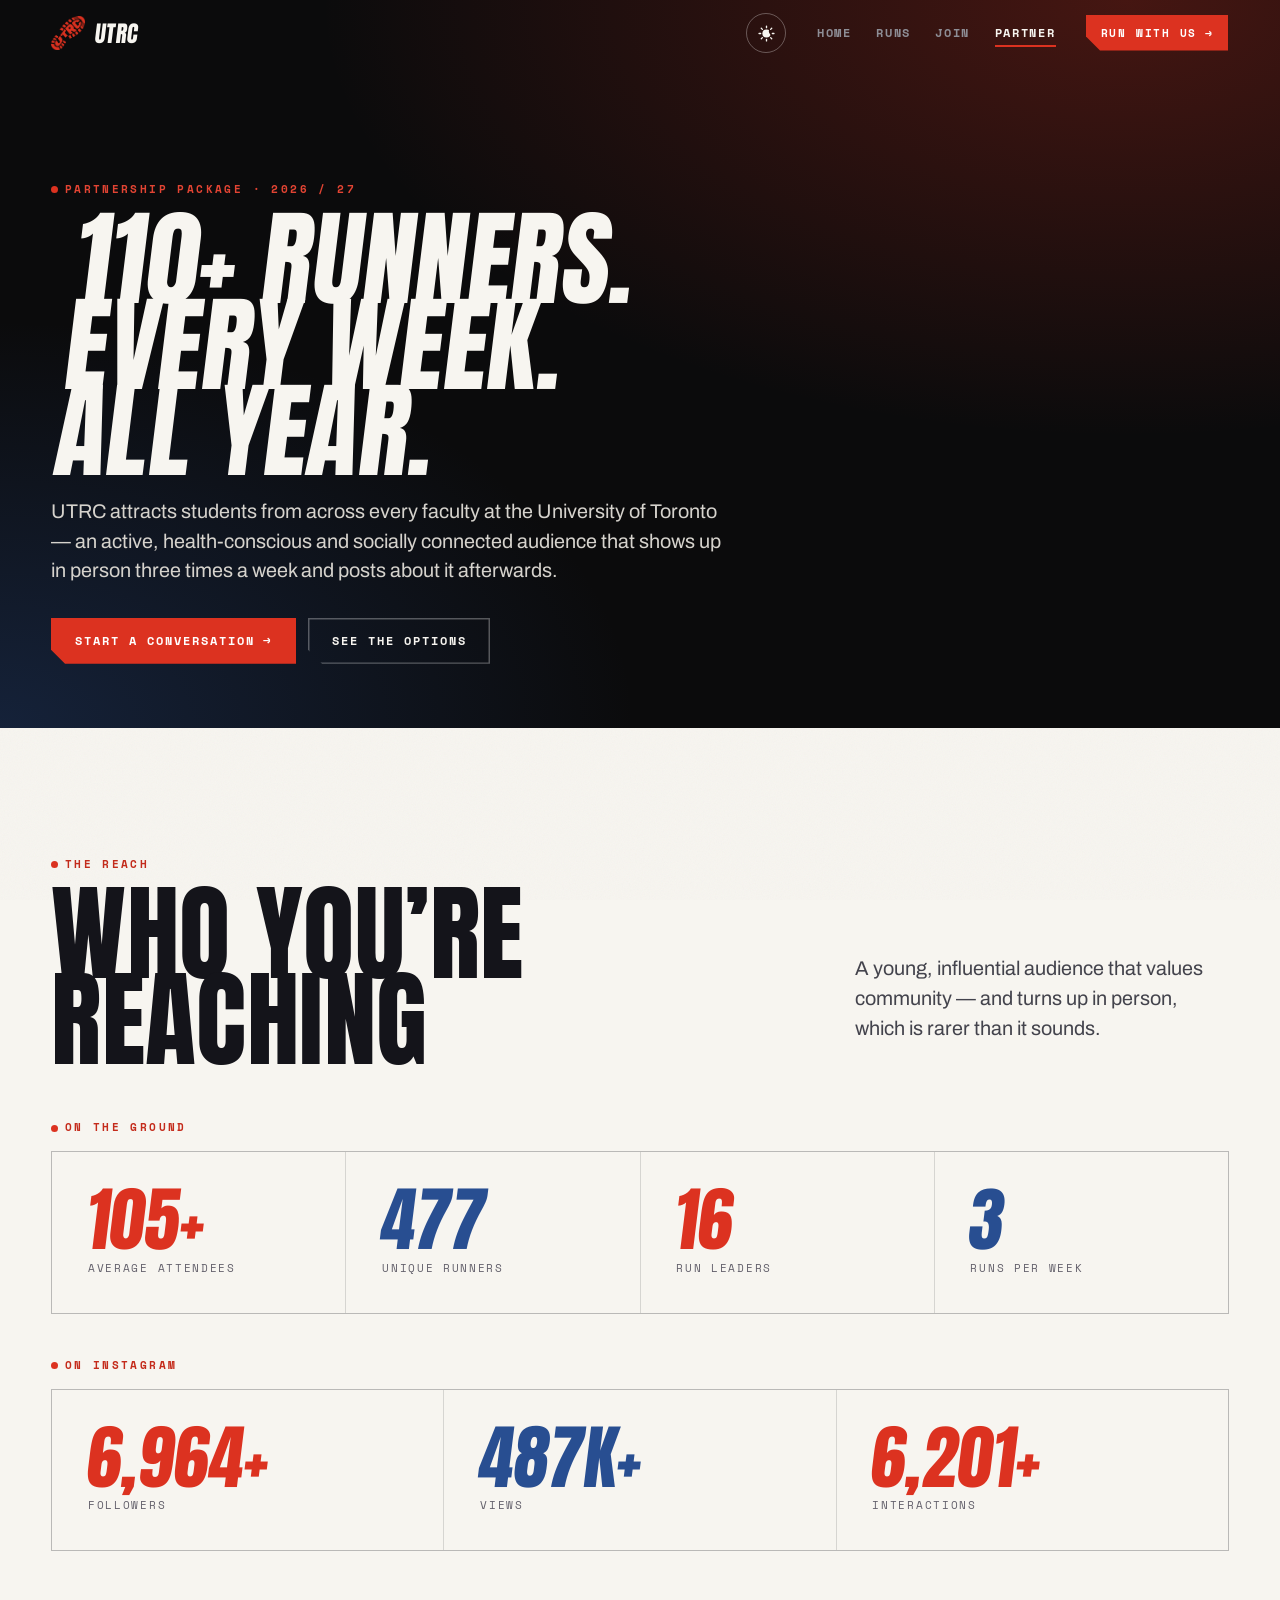
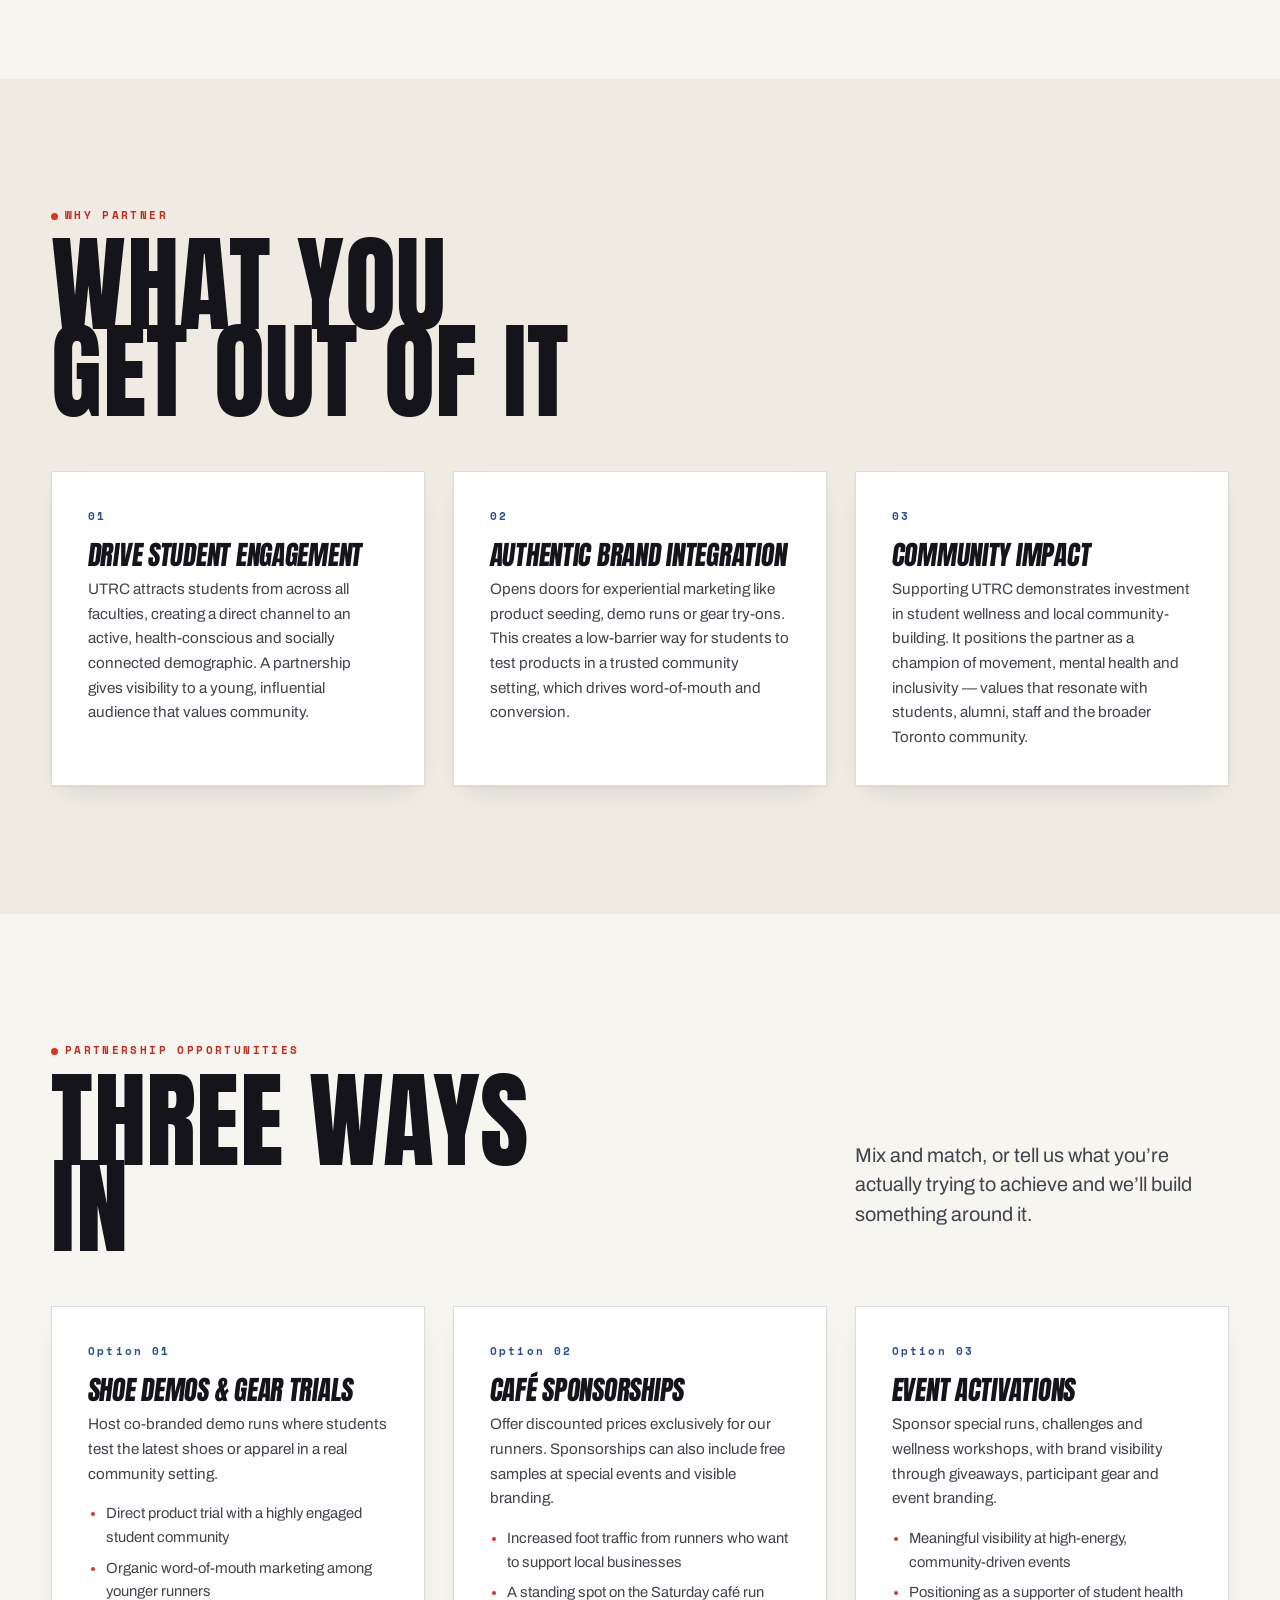
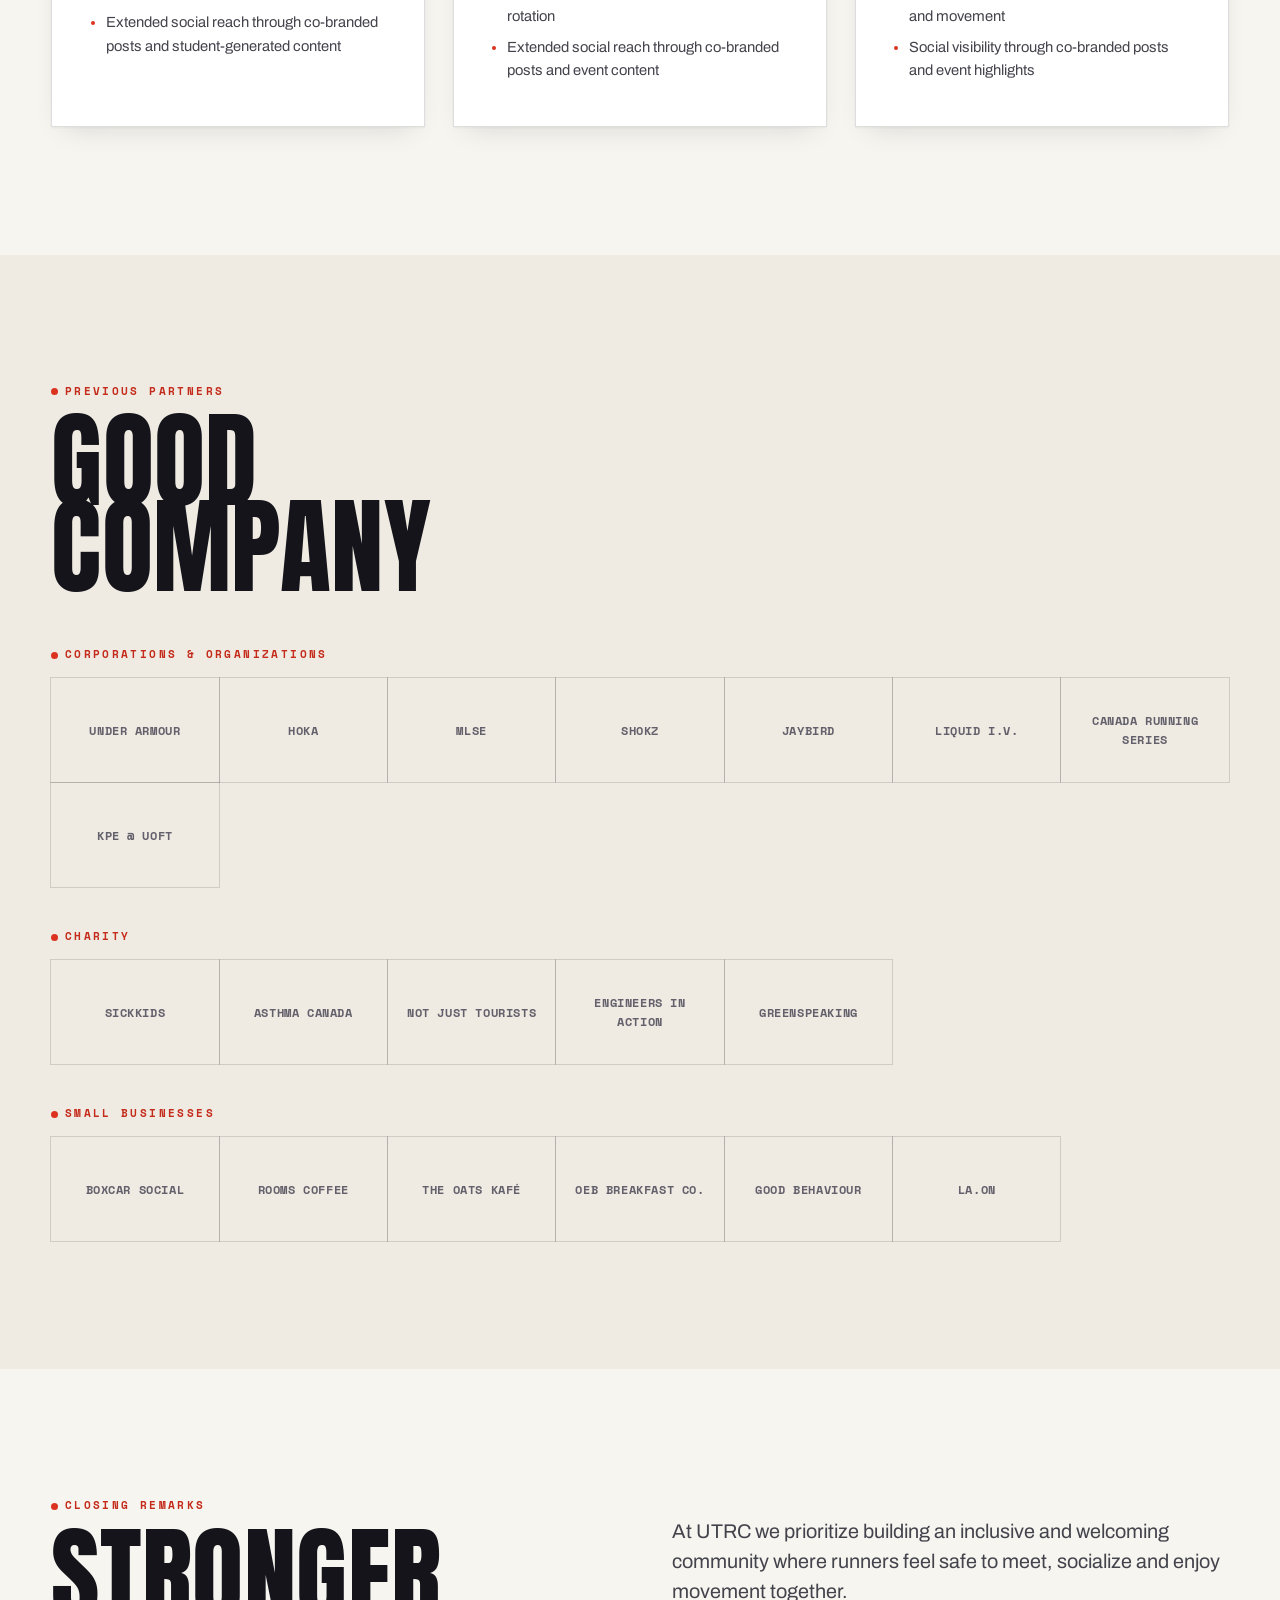
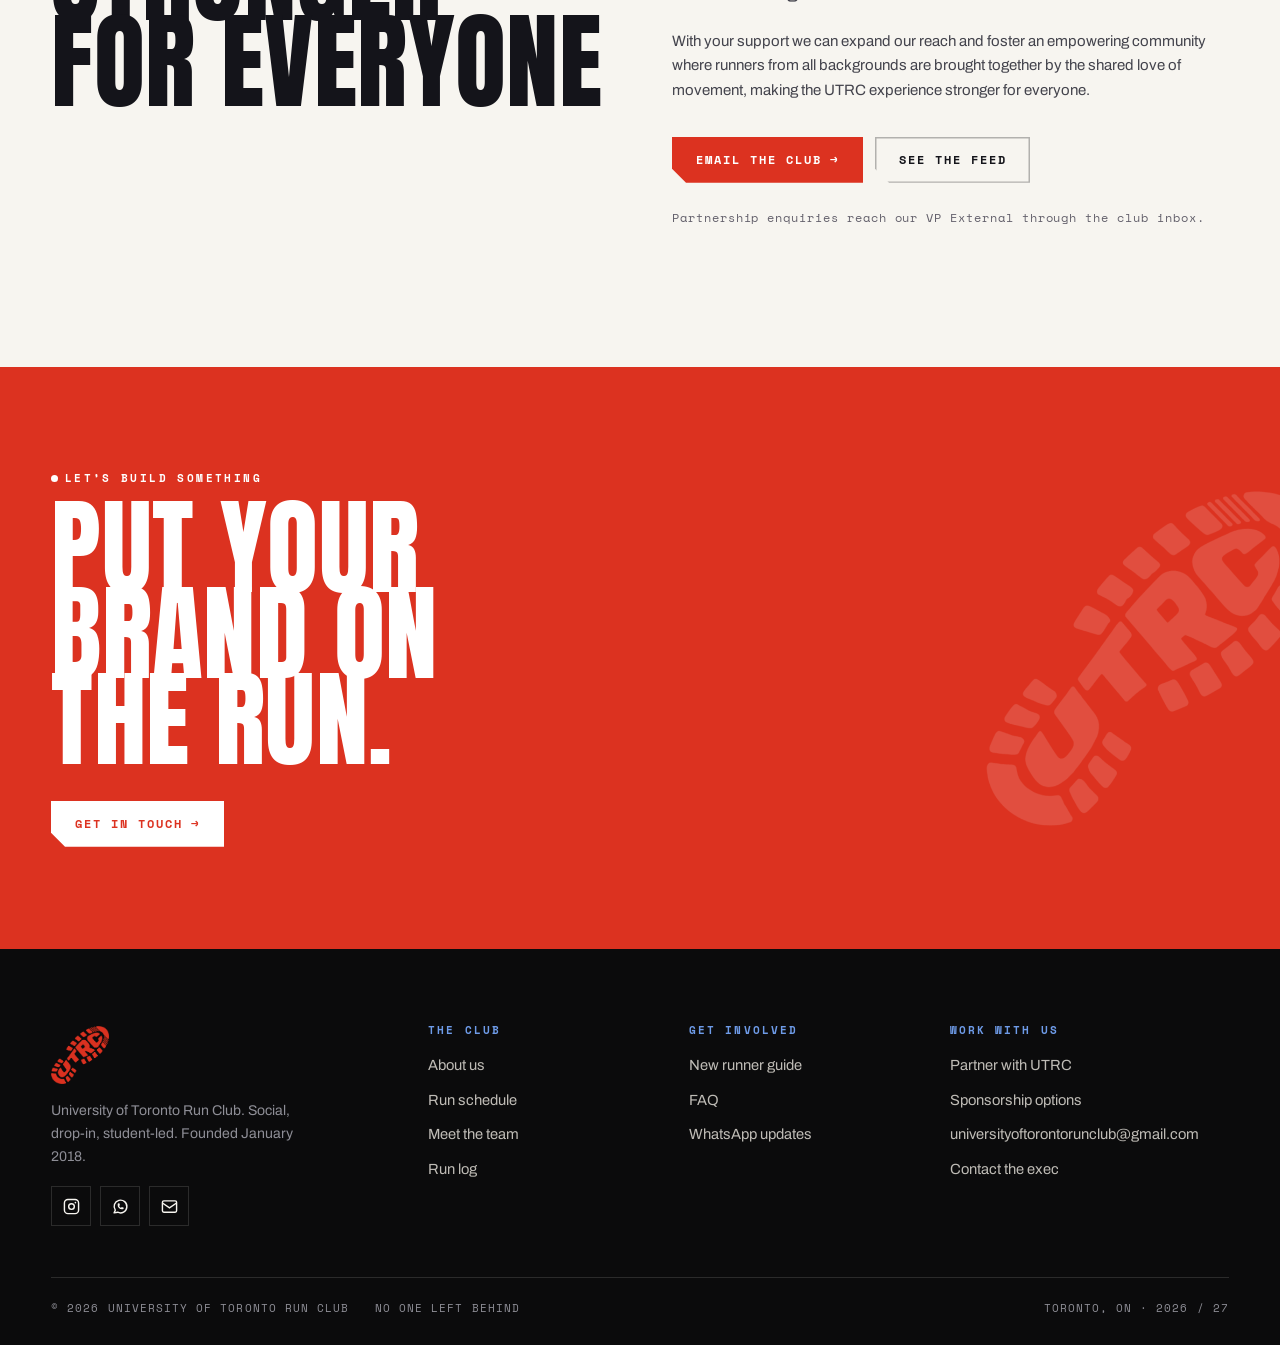
<file: 01_main/partners.html>
<!doctype html>
<html lang="en">
<head>
<meta charset="utf-8">
<meta name="viewport" content="width=device-width,initial-scale=1">
<title>Partner With Us — UTRC</title>
<meta name="description" content="500 unique runners, 110+ per run, 466K+ views a year. Partnership opportunities with the University of Toronto Run Club: demo runs, café sponsorships and event activations.">
<meta name="theme-color" content="#F7F5F0">
<link rel="icon" href="assets/img/favicon-32.png" sizes="32x32">
<link rel="apple-touch-icon" href="assets/img/apple-touch-icon.png">
<meta property="og:title" content="Partner With UTRC">
<meta property="og:description" content="A direct channel to an active, health-conscious student community at the University of Toronto.">
<meta property="og:image" content="assets/img/icon-512.png">
<link rel="preconnect" href="https://fonts.googleapis.com">
<link rel="preconnect" href="https://fonts.gstatic.com" crossorigin>
<link href="https://fonts.googleapis.com/css2?family=Anton&family=Archivo:wght@400;500;600;700;800;900&family=Space+Mono:wght@400;700&display=swap" rel="stylesheet">
<link rel="stylesheet" href="assets/css/style.css">
<!-- Theme, decided before anything paints so a dark-mode visitor sees no white flash.
     PREFERS=false means the site opens light unless the visitor chose otherwise. -->
<script>(function(d){d.classList.add('js');var PREFERS=false,t=null;
try{t=localStorage.getItem('utrc-theme')}catch(e){}
if(t!=='dark'&&t!=='light')t=PREFERS&&matchMedia('(prefers-color-scheme:dark)').matches?'dark':'light';
d.dataset.theme=t;})(document.documentElement);</script>

</head>
<body>

<header id="nav"></header>

<section class="phead on-dark">
  <div class="phead__bg"></div>
  <div class="phead__in">
    <p class="eyebrow">Partnership package &middot; 2026 / 27</p>
    <h1 class="display h-xl">110+ runners.<br>Every week.<br>All year.</h1>
    <p class="lede">
      UTRC attracts students from across every faculty at the University of Toronto —
      an active, health-conscious and socially connected audience that shows up in
      person three times a week and posts about it afterwards.
    </p>
    <div class="btn-row" style="margin-top:2rem">
      <a class="btn" data-mail href="#" data-magnetic>Start a conversation <span class="arrow">&rarr;</span></a>
      <a class="btn btn--ghost" href="#opportunities">See the options</a>
    </div>
  </div>
</section>

<!-- Parked: moving banner, hidden. Unwrap the <template> to restore. -->
<template data-parked="marquee">
<div class="marquee" aria-hidden="true">
  <div class="marquee__track">
    <span>500 unique runners</span><span>110+ per run</span>
    <span>466K+ views</span><span>4.5K+ followers</span><span>6.5K+ interactions</span>
  </div>
</div>
</template>

<!-- ================================================ DEMOGRAPHIC ======== -->
<section class="sec" id="reach">
  <div class="shell">
    <div class="sec__head">
      <div>
        <p class="eyebrow">The reach</p>
        <h2 class="display h-xl" data-reveal>Who you&rsquo;re<br>reaching</h2>
      </div>
      <p class="lede" data-reveal style="--d:120ms;max-width:34ch">
        A young, influential audience that values community — and turns up in person,
        which is rarer than it sounds.
      </p>
    </div>

    <p class="eyebrow" style="margin-bottom:.9rem">On the ground</p>
    <div class="stats" data-reveal>
      <div class="stat"><b data-count="110" data-suffix="+">0</b><i>Average attendees</i></div>
      <div class="stat"><b data-count="500">0</b><i>Unique runners</i></div>
      <div class="stat"><b data-count="17">0</b><i>Run leaders</i></div>
      <div class="stat"><b data-count="3">0</b><i>Runs per week</i></div>
    </div>

    <p class="eyebrow" style="margin:clamp(30px,3.4vw,48px) 0 .9rem">On Instagram</p>
    <div class="stats" data-reveal>
      <div class="stat"><b data-count="7300" data-suffix="+">0</b><i>Followers</i></div>
      <div class="stat"><b data-count="511" data-suffix="K+">0</b><i>Views</i></div>
      <div class="stat"><b data-count="6500" data-suffix="+">0</b><i>Interactions</i></div>
    </div>
  </div>
</section>

<!-- =================================================== BENEFITS ======== -->
<section class="sec sec--paper" id="benefits">
  <div class="shell">
    <div class="sec__head">
      <div>
        <p class="eyebrow">Why partner</p>
        <h2 class="display h-xl" data-reveal>What you<br>get out of it</h2>
      </div>
    </div>

    <div class="grid grid--3">
      <article class="card" data-reveal>
        <span class="card__n">01</span>
        <h3>Drive student engagement</h3>
        <p>UTRC attracts students from across all faculties, creating a direct channel to an
           active, health-conscious and socially connected demographic. A partnership gives
           visibility to a young, influential audience that values community.</p>
      </article>
      <article class="card" data-reveal style="--d:100ms">
        <span class="card__n">02</span>
        <h3>Authentic brand integration</h3>
        <p>Opens doors for experiential marketing like product seeding, demo runs or gear
           try-ons. This creates a low-barrier way for students to test products in a trusted
           community setting, which drives word-of-mouth and conversion.</p>
      </article>
      <article class="card" data-reveal style="--d:200ms">
        <span class="card__n">03</span>
        <h3>Community impact</h3>
        <p>Supporting UTRC demonstrates investment in student wellness and local
           community-building. It positions the partner as a champion of movement, mental
           health and inclusivity — values that resonate with students, alumni, staff and
           the broader Toronto community.</p>
      </article>
    </div>
  </div>
</section>

<!-- ============================================== OPPORTUNITIES ======== -->
<section class="sec" id="opportunities">
  <div class="shell">
    <div class="sec__head">
      <div>
        <p class="eyebrow">Partnership opportunities</p>
        <h2 class="display h-xl" data-reveal>Three ways<br>in</h2>
      </div>
      <p class="lede" data-reveal style="--d:120ms;max-width:34ch">
        Mix and match, or tell us what you&rsquo;re actually trying to achieve and we&rsquo;ll
        build something around it.
      </p>
    </div>

    <div class="grid grid--3">
      <article class="card" data-reveal>
        <span class="card__n">Option 01</span>
        <h3>Shoe demos &amp; gear trials</h3>
        <p>Host co-branded demo runs where students test the latest shoes or apparel in a real
           community setting.</p>
        <ul>
          <li>Direct product trial with a highly engaged student community</li>
          <li>Organic word-of-mouth marketing among younger runners</li>
          <li>Extended social reach through co-branded posts and student-generated content</li>
        </ul>
      </article>

      <article class="card" data-reveal style="--d:100ms">
        <span class="card__n">Option 02</span>
        <h3>Café sponsorships</h3>
        <p>Offer discounted prices exclusively for our runners. Sponsorships can also include
           free samples at special events and visible branding.</p>
        <ul>
          <li>Increased foot traffic from runners who want to support local businesses</li>
          <li>A standing spot on the Saturday café run rotation</li>
          <li>Extended social reach through co-branded posts and event content</li>
        </ul>
      </article>

      <article class="card" data-reveal style="--d:200ms">
        <span class="card__n">Option 03</span>
        <h3>Event activations</h3>
        <p>Sponsor special runs, challenges and wellness workshops, with brand visibility
           through giveaways, participant gear and event branding.</p>
        <ul>
          <li>Meaningful visibility at high-energy, community-driven events</li>
          <li>Positioning as a supporter of student health and movement</li>
          <li>Social visibility through co-branded posts and event highlights</li>
        </ul>
      </article>
    </div>
  </div>
</section>

<!-- ========================================== PREVIOUS PARTNERS ======== -->
<section class="sec sec--paper" id="previous">
  <div class="shell">
    <div class="sec__head">
      <div>
        <p class="eyebrow">Previous partners</p>
        <h2 class="display h-xl" data-reveal>Good<br>company</h2>
      </div>
    </div>

    <p class="eyebrow" style="margin-bottom:.9rem">Corporations &amp; organizations</p>
    <div class="logos" data-reveal style="margin-bottom:clamp(28px,3.2vw,44px)">
      <div class="logo">Under Armour</div>
      <div class="logo">HOKA</div>
      <div class="logo">MLSE</div>
      <div class="logo">Shokz</div>
      <div class="logo">Jaybird</div>
      <div class="logo">Liquid I.V.</div>
      <div class="logo">Canada Running Series</div>
      <div class="logo">KPE @ UofT</div>
    </div>

    <p class="eyebrow" style="margin-bottom:.9rem">Charity</p>
    <div class="logos" data-reveal style="margin-bottom:clamp(28px,3.2vw,44px)">
      <div class="logo">SickKids</div>
      <div class="logo">Asthma Canada</div>
      <div class="logo">Not Just Tourists</div>
      <div class="logo">Engineers in Action</div>
      <div class="logo">greenspeaking</div>
    </div>

    <p class="eyebrow" style="margin-bottom:.9rem">Small businesses</p>
    <div class="logos" data-reveal>
      <div class="logo">Boxcar Social</div>
      <div class="logo">Rooms Coffee</div>
      <div class="logo">The Oats Kafé</div>
      <div class="logo">OEB Breakfast Co.</div>
      <div class="logo">Good Behaviour</div>
      <div class="logo">La.On</div>
    </div>
  </div>
</section>

<!-- ============================================ CLOSING REMARKS ======== -->
<section class="sec">
  <div class="shell">
    <div class="split">
      <div>
        <p class="eyebrow">Closing remarks</p>
        <h2 class="display h-xl" data-reveal>Stronger<br>for everyone</h2>
      </div>
      <div>
        <p class="lede" data-reveal>
          At UTRC we prioritize building an inclusive and welcoming community where runners
          feel safe to meet, socialize and enjoy movement together.
        </p>
        <p data-reveal style="--d:100ms;margin-top:1.4rem;color:var(--fg-soft)">
          With your support we can expand our reach and foster an empowering community where
          runners from all backgrounds are brought together by the shared love of movement,
          making the UTRC experience stronger for everyone.
        </p>
        <div class="btn-row" style="margin-top:2.2rem" data-reveal>
          <a class="btn" data-mail href="#" data-magnetic>Email the club <span class="arrow">&rarr;</span></a>
          <a class="btn btn--ghost" data-ig href="#" target="_blank" rel="noopener">See the feed</a>
        </div>
        <p class="muted mono" data-reveal style="margin-top:1.6rem;font-size:.74rem;letter-spacing:.08em">
          Partnership enquiries reach our VP External through the club inbox.
        </p>
      </div>
    </div>
  </div>
</section>

<section class="cta">
  <img class="cta__mark" src="assets/img/utrc-logo-white.png" alt="" aria-hidden="true">
  <div class="shell">
    <p class="eyebrow">Let&rsquo;s build something</p>
    <h2 class="display h-xl" data-reveal>Put your<br>brand on<br>the run.</h2>
    <div class="btn-row" style="margin-top:2.4rem" data-reveal>
      <a class="btn" data-mail href="#" data-magnetic>Get in touch <span class="arrow">&rarr;</span></a>
    </div>
  </div>
</section>

<footer id="foot"></footer>

<script src="assets/js/main.js"></script>
</body>
</html>
</file>
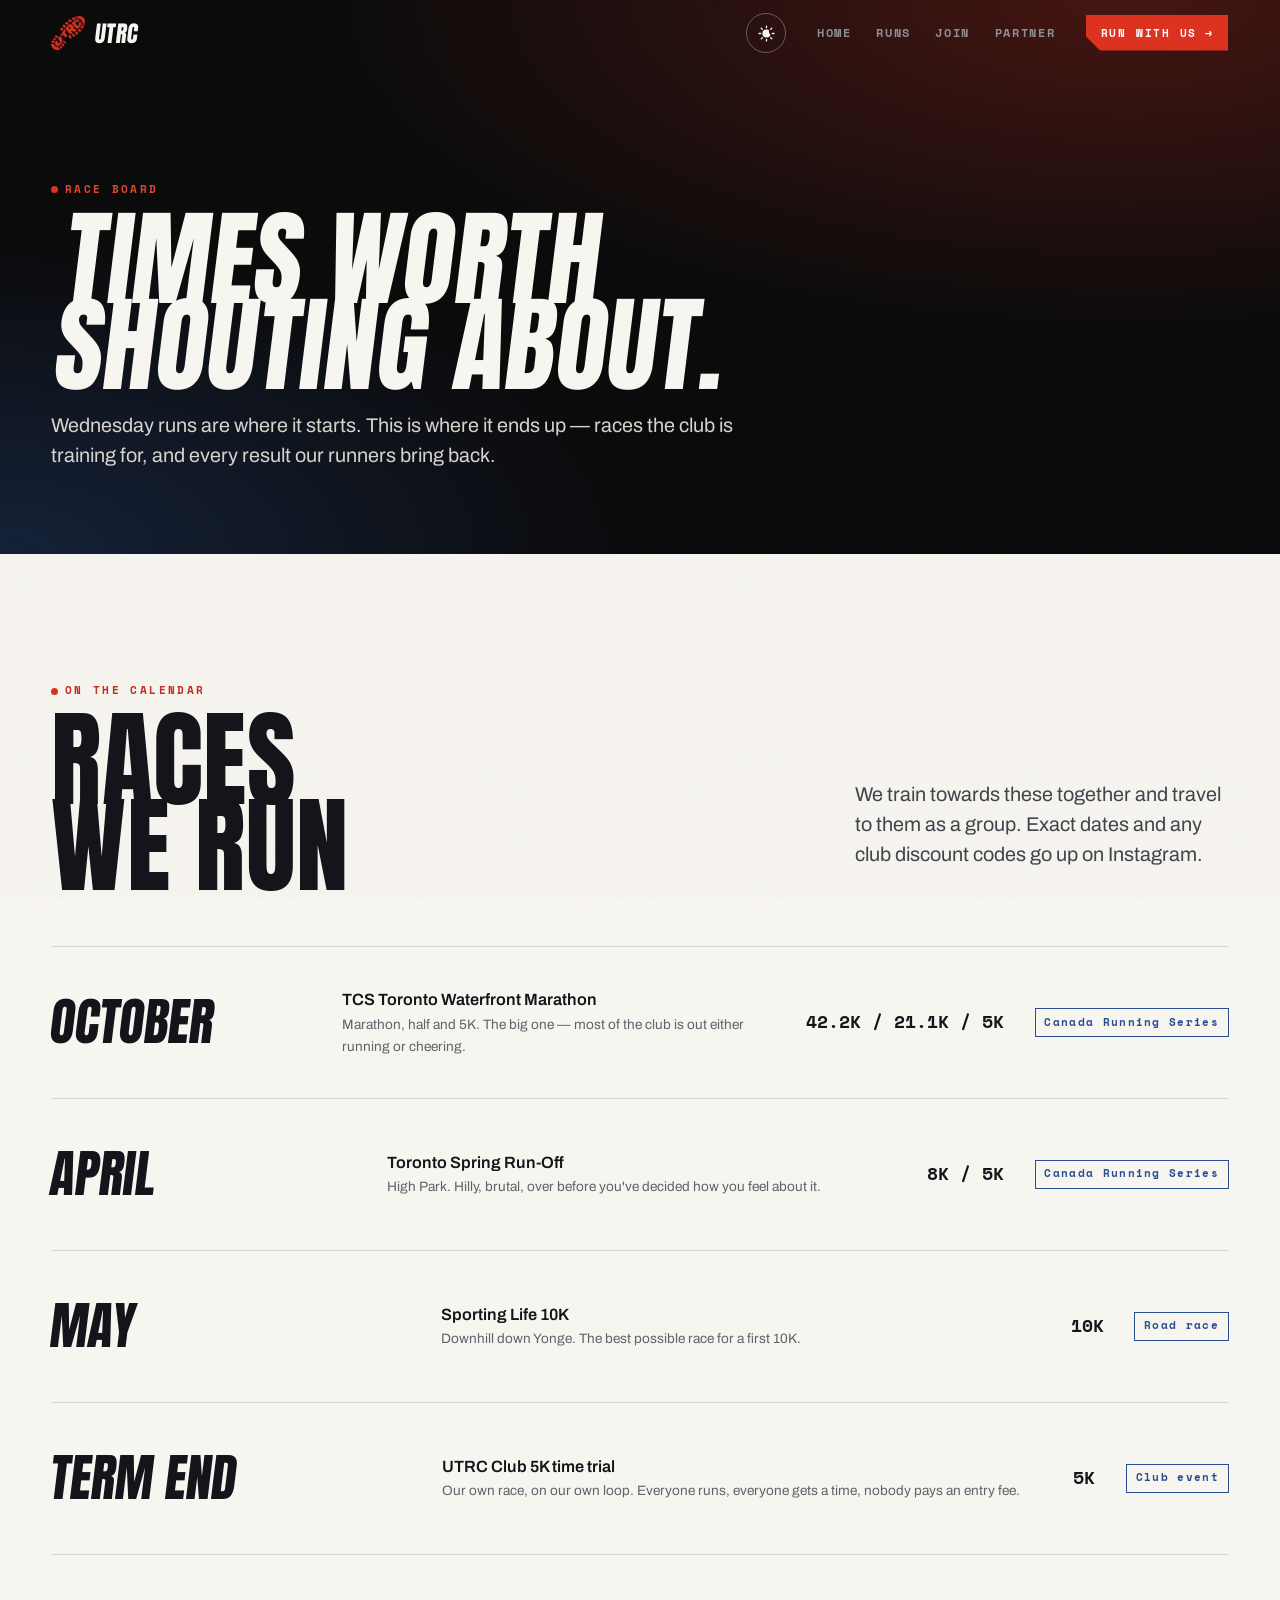
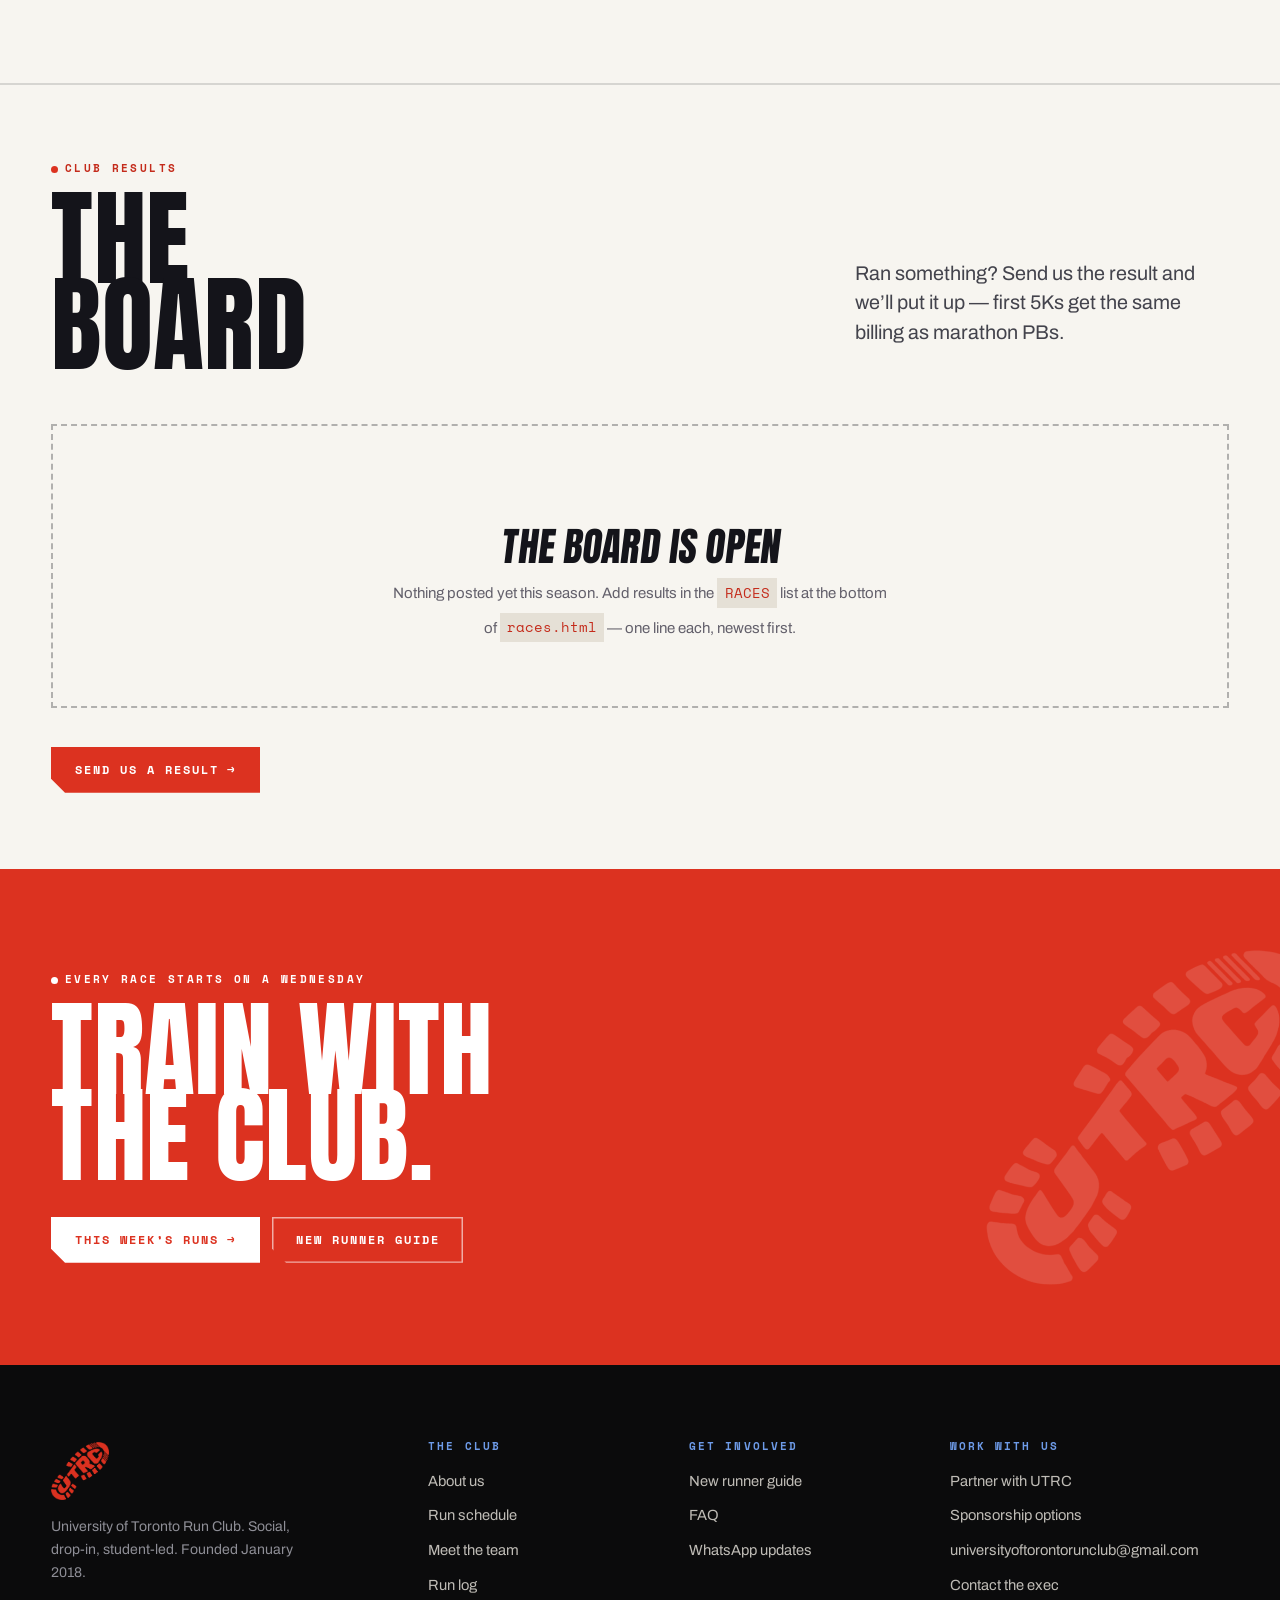
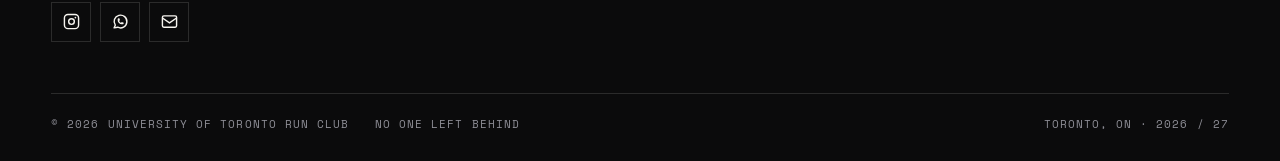
<file: 01_main/races.html>
<!doctype html>
<html lang="en">
<head>
<meta charset="utf-8">
<meta name="viewport" content="width=device-width,initial-scale=1">
<title>Race Board — UTRC</title>
<meta name="description" content="Races UTRC runners are training for, and the club results board — finishing times, personal bests and first-ever distances.">
<meta name="theme-color" content="#F7F5F0">
<link rel="icon" href="assets/img/favicon-32.png" sizes="32x32">
<link rel="apple-touch-icon" href="assets/img/apple-touch-icon.png">
<meta property="og:title" content="UTRC Race Board">
<meta property="og:description" content="Races we're training for, and every club result worth shouting about.">
<meta property="og:image" content="assets/img/icon-512.png">
<link rel="preconnect" href="https://fonts.googleapis.com">
<link rel="preconnect" href="https://fonts.gstatic.com" crossorigin>
<link href="https://fonts.googleapis.com/css2?family=Anton&family=Archivo:wght@400;500;600;700;800;900&family=Space+Mono:wght@400;700&display=swap" rel="stylesheet">
<link rel="stylesheet" href="assets/css/style.css">
<!-- Theme, decided before anything paints so a dark-mode visitor sees no white flash.
     PREFERS=false means the site opens light unless the visitor chose otherwise. -->
<script>(function(d){d.classList.add('js');var PREFERS=false,t=null;
try{t=localStorage.getItem('utrc-theme')}catch(e){}
if(t!=='dark'&&t!=='light')t=PREFERS&&matchMedia('(prefers-color-scheme:dark)').matches?'dark':'light';
d.dataset.theme=t;})(document.documentElement);</script>

</head>
<body>

<header id="nav"></header>

<section class="phead on-dark">
  <div class="phead__bg"></div>
  <div class="phead__in">
    <p class="eyebrow">Race board</p>
    <h1 class="display h-xl">Times worth<br>shouting about.</h1>
    <p class="lede">
      Wednesday runs are where it starts. This is where it ends up — races the club is
      training for, and every result our runners bring back.
    </p>
  </div>
</section>

<!-- Parked: moving banner, hidden. Unwrap the <template> to restore. -->
<template data-parked="marquee">
<div class="marquee marquee--blue" aria-hidden="true">
  <div class="marquee__track">
    <span>First 5K</span><span>First half</span><span>First marathon</span>
    <span>All of it counts</span>
  </div>
</div>
</template>

<!-- ================================================== UPCOMING ========= -->
<!-- VERIFY: race months are the usual annual slots — confirm each year's
     actual date and registration deadline before pointing people at them. -->
<section class="sec">
  <div class="shell">
    <div class="sec__head">
      <div>
        <p class="eyebrow">On the calendar</p>
        <h2 class="display h-xl" data-reveal>Races<br>we run</h2>
      </div>
      <p class="lede" data-reveal style="--d:120ms;max-width:34ch">
        We train towards these together and travel to them as a group. Exact dates and
        any club discount codes go up on Instagram.
      </p>
    </div>

    <div class="sched">
      <div class="run" data-reveal>
        <div class="run__day">October</div>
        <div class="run__body">
          <div class="run__where">TCS Toronto Waterfront Marathon</div>
          <div class="run__meta">Marathon, half and 5K. The big one — most of the club is out either running or cheering.</div>
        </div>
        <div class="run__time">42.2K / 21.1K / 5K</div>
        <div class="run__dist">Canada Running Series</div>
      </div>
      <div class="run" data-reveal style="--d:70ms">
        <div class="run__day">April</div>
        <div class="run__body">
          <div class="run__where">Toronto Spring Run-Off</div>
          <div class="run__meta">High Park. Hilly, brutal, over before you've decided how you feel about it.</div>
        </div>
        <div class="run__time">8K / 5K</div>
        <div class="run__dist">Canada Running Series</div>
      </div>
      <div class="run" data-reveal style="--d:140ms">
        <div class="run__day">May</div>
        <div class="run__body">
          <div class="run__where">Sporting Life 10K</div>
          <div class="run__meta">Downhill down Yonge. The best possible race for a first 10K.</div>
        </div>
        <div class="run__time">10K</div>
        <div class="run__dist">Road race</div>
      </div>
      <div class="run" data-reveal style="--d:210ms">
        <div class="run__day">Term end</div>
        <div class="run__body">
          <div class="run__where">UTRC Club 5K time trial</div>
          <div class="run__meta">Our own race, on our own loop. Everyone runs, everyone gets a time, nobody pays an entry fee.</div>
        </div>
        <div class="run__time">5K</div>
        <div class="run__dist">Club event</div>
      </div>
    </div>
  </div>
</section>

<!-- =================================================== RESULTS ========= -->
<section class="sec sec--tight" id="results" style="border-top:1px solid var(--line)">
  <div class="shell">
    <div class="sec__head">
      <div>
        <p class="eyebrow">Club results</p>
        <h2 class="display h-xl" data-reveal>The<br>board</h2>
      </div>
      <p class="lede" data-reveal style="--d:120ms;max-width:34ch">
        Ran something? Send us the result and we&rsquo;ll put it up — first 5Ks get the same
        billing as marathon PBs.
      </p>
    </div>

    <div id="raceBoard"></div>

    <div class="btn-row" style="margin-top:2.4rem" data-reveal>
      <a class="btn" data-mail href="#" data-magnetic>Send us a result <span class="arrow">&rarr;</span></a>
    </div>
  </div>
</section>

<section class="cta">
  <img class="cta__mark" src="assets/img/utrc-logo-white.png" alt="" aria-hidden="true">
  <div class="shell">
    <p class="eyebrow">Every race starts on a Wednesday</p>
    <h2 class="display h-xl" data-reveal>Train with<br>the club.</h2>
    <div class="btn-row" style="margin-top:2.4rem" data-reveal>
      <a class="btn" href="index.html#schedule" data-magnetic>This week&rsquo;s runs <span class="arrow">&rarr;</span></a>
      <a class="btn btn--ghost" href="join.html">New runner guide</a>
    </div>
  </div>
</section>

<footer id="foot"></footer>

<script src="assets/js/main.js"></script>

<script>
/* ==========================================================================
   RACE RESULTS — add a line per result. Newest first.
     name  : the runner
     race  : which race, and the year
     dist  : distance / category  (shown small, under the name)
     time  : finishing time as you want it displayed
     pb    : true  -> red "PB" flag
     first : true  -> red "1ST EVER" flag  (use for debut distances)
   ========================================================================== */
const RACES = [
  // { name:'Jane Doe',  race:'TCS Toronto Waterfront Marathon 2026', dist:'Half marathon', time:'1:38:22', pb:true },
  // { name:'John Doe',  race:'Sporting Life 10K 2026',               dist:'10K',           time:'44:07',   first:true },
];

(function () {
  const host = document.getElementById('raceBoard');
  if (!host) return;

  if (!RACES.length) {
    host.innerHTML = `
      <div class="empty">
        <p class="display h-md" style="margin-bottom:.7rem">The board is open</p>
        <p class="muted" style="max-width:56ch;margin:0 auto">
          Nothing posted yet this season. Add results in the
          <code>RACES</code> list at the bottom of <code>races.html</code> &mdash;
          one line each, newest first.
        </p>
      </div>`;
    return;
  }

  const esc = s => String(s).replace(/[&<>"']/g, c =>
    ({ '&': '&amp;', '<': '&lt;', '>': '&gt;', '"': '&quot;', "'": '&#39;' }[c]));

  host.innerHTML = RACES.map((r, i) => `
    <div class="race" data-reveal style="--d:${i * 50}ms">
      <div class="race__bib">${String(i + 1).padStart(3, '0')}</div>
      <div>
        <div class="race__name">${esc(r.name)}</div>
        <div class="race__sub">${esc(r.race)}${r.dist ? ' &middot; ' + esc(r.dist) : ''}</div>
      </div>
      <div class="race__time">${esc(r.time)}${
        r.pb ? '<span class="race__pb">PB</span>' :
        r.first ? '<span class="race__pb">1st ever</span>' : ''}</div>
    </div>`).join('');
})();
</script>
</body>
</html>
</file>
<file: 01_main/assets/css/_intro.css>
/* ==========================================================================
   UTRC — session intro overlay.  STANDALONE.

   Nothing else in the site knows this file exists. It is namespaced under
   `uintro` and scoped to a single state attribute on <html>, so it can sit
   beside style.css without touching it.

   To put it on a page, two tags in <head> — nothing in the <body>:

     <link rel="stylesheet" href="assets/css/_intro.css">
     <script src="assets/js/_intro.js"></script>

   The script must be plain (not defer/async) so the ink shield paints before
   the page does. Everything else is in this file.

   The whole timeline is driven by the custom properties in section 1. JS
   reads them back rather than keeping its own copy of the numbers, so this
   block is the only place timing lives.
   ========================================================================== */

/* --- 1. Tokens ----------------------------------------------------------- */
:root{
  /* colour ---------------------------------------------------------------
     The logo PNG is drawn as-is, so it keeps its signature orange (#DC3220).
     Everything else is pulled off the site's dark ground to match.        */
  --uintro-bg:#0B0B0C;              /* the hero's dark, exactly */
  --uintro-swoosh:#F7F5F0;          /* --paper */
  --uintro-credit:#D6D3CD;          /* --fg-soft on ink */
  --uintro-credit-mark:#F7F5F0;     /* the word "Nike" */
  --uintro-glow:rgba(220,50,32,.30);   /* the red bloom, top-right */
  --uintro-glow-2:rgba(40,78,145,.20); /* club blue, bottom-left — hero habit */
  --uintro-skip:#7C7C85;

  /* size ------------------------------------------------------------------
     One knob. 1 is the original drawing; 2 is everything at double length
     and height. Nothing below needs touching to resize the composition --
     the mark's width carries the scale and the rest is proportional to it,
     so the stack keeps its shape at any value.                            */
  --uintro-scale:2;

  /* The mark, and with it everything else. The min() is a height guard:
     at 2x on a short laptop window the stack would otherwise run off the
     bottom, and since every other size derives from this one, capping here
     shrinks the whole composition evenly rather than cropping it. On a
     normal desktop window the cap never bites and 2x is exactly 2x. */
  --uintro-logo-w:min(calc(clamp(128px,18vw,224px) * var(--uintro-scale)), 52vh);

  /* Ratios measured off the 1x drawing: 236/224, 38/224, 22/224. */
  --uintro-swoosh-w:calc(var(--uintro-logo-w) * 1.054);
  --uintro-stack:calc(var(--uintro-logo-w) * .170);    /* logo → swoosh gap */
  --uintro-stack-2:calc(var(--uintro-logo-w) * .098);  /* swoosh → credit gap */

  /* Two terms, smaller wins. The rem term governs normally, so a visitor who
     has raised their browser's font size still gets it. The second only
     takes over when the height guard above has shrunk the mark, which stops
     the credit staying at full size against a mark that no longer is.
     (.0629 = 14.08px at the 1x mark width of 224.) */
  --uintro-credit-size:min(
    calc(clamp(.72rem,1.15vw,.88rem) * var(--uintro-scale)),
    calc(var(--uintro-logo-w) * .0629)
  );

  /* motion ---------------------------------------------------------------
     t- = when it starts, d- = how long it runs. All measured from the moment
     the overlay goes live. Change these to retime the whole thing.        */
  --uintro-t-logo:0ms;        --uintro-d-logo:560ms;
  --uintro-t-swoosh:620ms;    --uintro-d-swoosh:700ms;
  --uintro-t-credit:1180ms;   --uintro-d-credit:560ms;
  --uintro-hold:620ms;        /* beat after the credit lands */
  --uintro-d-exit:780ms;      /* the wipe off */
                              /* total ≈ 3.14s */

  --uintro-ease:cubic-bezier(.22,1,.36,1);        /* the site's --ease */
  --uintro-ease-wipe:cubic-bezier(.76,0,.24,1);   /* swoosh + exit */

  /* How far the wipe edge leans, as a % of the element's own width. The two
     differ because the lean is a percentage of width but is read against
     height: the swoosh box is wide and tall, the credit is wide and 19px
     short, so one number cannot serve both. At these values each edge sits
     about 21° off vertical, which is square across the swoosh's long arm. */
  --uintro-skew:14%;          /* the swoosh, and the exit */
  --uintro-skew-text:4%;      /* the credit line */
}

/* --- 2. The boot shield --------------------------------------------------
   The script sets data-utrc-intro="arming" from <head>, before <body> is
   parsed. This paints the ink over everything at first paint, so the page
   never flashes behind the overlay while the DOM is still coming in. It
   stops matching the instant the state moves to "running".              */
html[data-utrc-intro="arming"]::before{
  content:"";
  position:fixed;inset:0;
  background:var(--uintro-bg);
  z-index:2147482000;
}

/* Hold the page still underneath. Released when the overlay is removed. */
html[data-utrc-intro]{overflow:hidden}
html[data-utrc-intro] body{overflow:hidden}

/* --- 3. The overlay ------------------------------------------------------ */
.uintro{
  position:fixed;inset:0;
  z-index:2147483000;
  background:var(--uintro-bg);
  display:grid;
  place-items:center;
  overflow:hidden;
  /* The exit wipe's start pose: fully covering, with the leading edge parked
     off to the left so the angle is already correct when it begins to move. */
  clip-path:polygon(-25% 0, 125% 0, 125% 100%, calc(-25% - var(--uintro-skew)) 100%);
  will-change:clip-path;
}

/* The two corner blooms every dark section of the site carries. */
.uintro::before,
.uintro::after{
  content:"";
  position:absolute;
  width:min(70vw,780px);
  aspect-ratio:1;
  border-radius:50%;
  pointer-events:none;
}
.uintro::before{
  top:-28%;right:-18%;
  background:radial-gradient(circle,var(--uintro-glow),transparent 62%);
}
.uintro::after{
  bottom:-30%;left:-20%;
  background:radial-gradient(circle,var(--uintro-glow-2),transparent 62%);
}

/* --- 4. The stack -------------------------------------------------------- */
.uintro__stage{
  position:relative;
  z-index:1;
  display:flex;
  flex-direction:column;
  align-items:center;
  padding-inline:24px;
  /* Optical centring: the credit line underneath makes the group read low,
     so the whole stack is lifted a little off true centre. */
  transform:translateY(-2.5vh);
}

/* 4a. The mark. Drawn at its own colour — no filter, no tint. */
.uintro__logo{
  width:var(--uintro-logo-w);
  height:auto;
  opacity:0;
  transform:scale(.9);
  margin-bottom:var(--uintro-stack);
}

/* 4b. The swoosh. Revealed by an angled edge travelling left to right —
       the shape is always solid, there is just more of it each frame.   */
.uintro__swoosh{
  width:var(--uintro-swoosh-w);
  height:auto;
  display:block;
  margin-bottom:var(--uintro-stack-2);
  --uintro-lean:var(--uintro-skew);
  clip-path:polygon(calc(0% - var(--uintro-lean)) 0, -40% 0, -40% 100%, 0% 100%);
  will-change:clip-path;
}
.uintro__swoosh path{fill:var(--uintro-swoosh)}

/* 4c. The credit, uncovered by the same gesture at the same easing. */
.uintro__credit{
  margin:0;
  font-family:'Space Mono',ui-monospace,'SF Mono',Consolas,monospace;
  font-weight:700;
  font-size:var(--uintro-credit-size);
  letter-spacing:.3em;
  margin-right:-.3em;            /* letter-spacing leaves a gap after the last
                                    glyph; pulling the box in by the same
                                    amount puts the words back on true centre */
  text-transform:uppercase;
  color:var(--uintro-credit);
  white-space:nowrap;

  /* Light text on a dark ground is where Windows ClearType looks worst: it
     filters across the LCD subpixels, so every stem picks up an orange edge
     on one side and a blue one on the other. At this size that reads as a
     smudge rather than as colour.

     -webkit-font-smoothing is a macOS-only property and does nothing about
     it here. The one thing that does, on Windows, is putting the text on its
     own compositing layer — a layer has no subpixel geometry to filter
     against, so the browser falls back to plain greyscale antialiasing.
     translateZ(0) is the cheapest way to ask for one. */
  transform:translateZ(0);
  -webkit-font-smoothing:antialiased;   /* for the macOS half of the audience */

  --uintro-lean:var(--uintro-skew-text);
  clip-path:polygon(calc(0% - var(--uintro-lean)) 0, -40% 0, -40% 100%, 0% 100%);
  /* No will-change here on purpose. It buys nothing on a 560ms clip of a
     one-line element, and promoting text to its own composited layer is a
     known way to lose subpixel antialiasing on some GPUs. The swoosh is a
     path, so it keeps the hint. */
}
.uintro__credit b{font-weight:700;color:var(--uintro-credit-mark)}

/* --- 5. Skip ------------------------------------------------------------- */
.uintro__skip{
  position:absolute;
  right:clamp(16px,3vw,34px);
  bottom:clamp(16px,3vw,34px);
  z-index:2;
  padding:8px 4px;
  font-family:'Space Mono',ui-monospace,'SF Mono',Consolas,monospace;
  font-size:.6rem;
  font-weight:700;
  letter-spacing:.24em;
  text-transform:uppercase;
  color:var(--uintro-skip);
  opacity:0;
  transition:color .25s var(--uintro-ease);
}
.uintro__skip:hover{color:var(--uintro-credit-mark)}
.uintro__skip:focus-visible{outline:3px solid #FF3A24;outline-offset:3px;border-radius:2px}

/* --- 6. The timeline ----------------------------------------------------
   Nothing animates until JS adds .uintro--go, one frame after the overlay is
   in the document. That frame is what guarantees the browser has the start
   values before the animations are attached.

   It is a class on the overlay and NOT the state attribute on <html>, which
   matters more than it looks. Everything here rests in a hidden base state
   -- the mark at opacity 0 and scale .9, the swoosh and credit fully clipped
   -- and depends on its animation's `both` fill to hold the finished frame.
   Driven off the "running" state, these selectors stop matching the instant
   the state turns to "exiting": the animations are dropped, every element
   falls back to hidden, and the composition pops out of existence instead of
   leaving with the stack. A skip makes it worse, since it can flip the state
   before the wipes have run at all. A class added once and never removed
   keeps the finished frame through the exit.                            */
.uintro--go .uintro__logo{
  animation:uintro-mark var(--uintro-d-logo) var(--uintro-ease) var(--uintro-t-logo) both;
}
.uintro--go .uintro__swoosh{
  animation:uintro-wipe var(--uintro-d-swoosh) var(--uintro-ease-wipe) var(--uintro-t-swoosh) both;
}
.uintro--go .uintro__credit{
  animation:uintro-wipe var(--uintro-d-credit) var(--uintro-ease-wipe) var(--uintro-t-credit) both;
}
.uintro--go .uintro__skip{
  animation:uintro-skip-in .4s var(--uintro-ease) 900ms both;
}

@keyframes uintro-mark{
  from{opacity:0;transform:scale(.9)}
  to  {opacity:1;transform:scale(1)}
}

/* One keyframe pair serves the swoosh and the credit.

   The clipped region is everything BEHIND the leading edge, not a band around
   it — its left side is pinned off at -40% and only the right side travels.
   That is what makes the shape stay: once the edge has passed, that part of
   the element is inside the region for good, and `both` holds the last frame.

   The edge leans with its foot in front, so it crosses the swoosh's long arm
   square-on and the low left tail is uncovered before the high right tip.
   --uintro-lean is set per element, since the two want different angles. */
@keyframes uintro-wipe{
  from{clip-path:polygon(calc(0%   - var(--uintro-lean)) 0, -40% 0, -40% 100%, 0%   100%)}
  to  {clip-path:polygon(110% 0, -40% 0, -40% 100%, calc(110% + var(--uintro-lean)) 100%)}
}

@keyframes uintro-skip-in{ from{opacity:0} to{opacity:1} }

/* --- 6a. Settled --------------------------------------------------------
   JS adds this once the credit has landed. By then both wipes have finished
   and nothing is being hidden, so the clip and the compositing hint are pure
   cost — dropping them lets the text go back to painting as ordinary text
   for the hold and the exit, which is when it is actually being read.

   The three classes are deliberate: it has to outweigh the (0,2,1) of
   .uintro--go .uintro__credit, which is still matching. */
.uintro.uintro--settled .uintro__swoosh,
.uintro.uintro--settled .uintro__credit{
  animation:none;
  clip-path:none;
  will-change:auto;
}

/* --- 7. The exit --------------------------------------------------------
   The overlay's leading edge runs off to the right at the same angle the
   swoosh drew, uncovering the page from the left. The stack drifts with it
   so the composition leaves rather than being sliced in half.           */
html[data-utrc-intro="exiting"] .uintro{
  animation:uintro-out var(--uintro-d-exit) var(--uintro-ease-wipe) both;
}
html[data-utrc-intro="exiting"] .uintro__stage{
  animation:uintro-stage-out calc(var(--uintro-d-exit) * .55) var(--uintro-ease) both;
}
html[data-utrc-intro="exiting"] .uintro__skip{opacity:0;transition:opacity .15s linear}

@keyframes uintro-out{
  from{clip-path:polygon(-25% 0, 125% 0, 125% 100%, calc(-25% - var(--uintro-skew)) 100%)}
  to  {clip-path:polygon(125% 0, 125% 0, 125% 100%, calc(125% - var(--uintro-skew)) 100%)}
}
@keyframes uintro-stage-out{
  from{opacity:1;transform:translateY(-2.5vh) translateX(0)}
  to  {opacity:0;transform:translateY(-2.5vh) translateX(5vw)}
}

/* --- 8. Reduced motion --------------------------------------------------
   The composition still gets shown — a sponsor credit nobody sees is worse
   than no animation — it just arrives whole and holds instead of drawing.
   Retiming the tokens is the whole override: the JS flow is identical,
   because the animations still start and still fire animationend.       */
@media (prefers-reduced-motion:reduce){
  :root{
    --uintro-t-logo:0ms;     --uintro-d-logo:1ms;
    --uintro-t-swoosh:0ms;   --uintro-d-swoosh:1ms;
    --uintro-t-credit:0ms;   --uintro-d-credit:1ms;
    --uintro-hold:1500ms;
    --uintro-d-exit:260ms;
  }
  .uintro--go .uintro__skip{animation-delay:0ms}
  html[data-utrc-intro="exiting"] .uintro{animation:uintro-fade-out var(--uintro-d-exit) linear both}
  html[data-utrc-intro="exiting"] .uintro__stage{animation:none;opacity:1}
}
@keyframes uintro-fade-out{ from{opacity:1} to{opacity:0} }

/* --- 9. Print ------------------------------------------------------------ */
@media print{
  .uintro{display:none!important}
  html[data-utrc-intro]::before{display:none!important}
}
</file>
<file: 01_main/assets/css/style.css>
/* ==========================================================================
   UTRC — University of Toronto Run Club
   Street-poster design system, LIGHT.  Warm paper · brand red · club blue.

   Colour is handled with two layers of custom properties:

     1. A fixed palette  (--paper, --ink, --red, --blue ...)  never changes.
     2. Contextual tokens (--bg, --fg, --surface, --line ...) flip depending
        on what you are sitting on.

   Anything that needs to work on both grounds is written against layer 2,
   so a dark section is one class — .on-dark — and a whole dark theme is one
   attribute — <html data-theme="dark">.  Nothing else has to know.
   ========================================================================== */

/* --- 1. Tokens ----------------------------------------------------------- */
:root{
  /* fixed palette ------------------------------------------------------- */
  --paper:#F7F5F0;          /* the page */
  --paper-2:#EFEBE3;        /* tinted band */
  --paper-3:#E5E0D6;        /* wells, hovers */
  --card:#FFFFFF;           /* raised surface */

  --ink:#14141A;            /* body ink, and the dark slabs */
  --ink-2:#1C1C22;
  --ink-3:#26262E;

  --red:#DC3220;            /* the logo red — fills and display type */
  --red-ink:#C42B1B;        /* small red TEXT on paper (4.26:1 -> 5.2:1) */
  --red-lift:#E24433;       /* small red TEXT on ink (4.23:1 -> 4.79:1) */
  --red-hot:#FF3A24;        /* focus rings */
  --blue:#284E91;           /* the club blue, sampled off the tee */
  --green:#1C7C47;          /* confirmation only — "copied" states */
  --blue-deep:#1B3A6F;
  --blue-lift:#6E9BE8;      /* the blue that survives on ink (7:1) */

  /* contextual — the light ground --------------------------------------- */
  --bg:var(--paper);
  --fg:var(--ink);
  --fg-soft:#43434C;
  --fg-mute:#63606B;
  --surface:var(--card);
  --surface-2:var(--paper-3);
  --band:var(--paper-2);
  --line:rgba(20,20,26,.14);
  --line-strong:rgba(20,20,26,.30);
  --accent:var(--red);      /* red as it should be drawn here */
  --accent-text:var(--red-ink);
  --accent-2:var(--blue);   /* blue as it should be drawn here */
  --shadow:0 1px 2px rgba(20,20,26,.05),0 12px 28px -14px rgba(20,20,26,.16);

  --f-display:'Anton','Haettenschweiler','Arial Narrow',Impact,sans-serif;
  --f-body:'Archivo','Helvetica Neue',Arial,sans-serif;
  --f-mono:'Space Mono',ui-monospace,'SF Mono',Consolas,monospace;

  --shell:min(1280px,92vw);
  --gap:clamp(16px,2.2vw,28px);
  --skew:-7deg;

  --ease:cubic-bezier(.22,1,.36,1);
  --ease-in-out:cubic-bezier(.65,0,.35,1);

  --nav-h:66px;
}

/* The dark ground.  Used by .on-dark sections in either theme, and by the
   whole document when the visitor asks for dark mode. */
.on-dark,
html[data-theme="dark"]{
  --bg:#0B0B0C;
  --fg:var(--paper);
  --fg-soft:#D6D3CD;
  --fg-mute:#8E8E96;
  --surface:#131316;
  --surface-2:#1C1C21;
  --band:#131316;
  --line:rgba(255,255,255,.13);
  --line-strong:rgba(255,255,255,.30);
  --accent:var(--red);
  --accent-text:var(--red-lift);
  --accent-2:var(--blue-lift);
  --green:#2EA865;
  --shadow:0 1px 2px rgba(0,0,0,.4),0 12px 28px -14px rgba(0,0,0,.8);
}
.on-dark{background:var(--bg);color:var(--fg)}

*,*::before,*::after{box-sizing:border-box}

html{
  scroll-behavior:smooth;
  scroll-padding-top:calc(var(--nav-h) + 20px);
  -webkit-text-size-adjust:100%;
  background:var(--bg);
}

body{
  margin:0;
  background:var(--bg);
  color:var(--fg);
  font-family:var(--f-body);
  font-size:clamp(15px,1.02vw,17px);
  line-height:1.62;
  overflow-x:hidden;
  -webkit-font-smoothing:antialiased;
  text-rendering:optimizeLegibility;
  transition:background .5s var(--ease),color .5s var(--ease);
}

/* Paper grain.  A single inline SVG turbulence, multiplied over the page at
   very low opacity — it stops the large flat areas looking like plastic.
   Switched off on the dark theme, where it only adds noise. */
body::before{
  content:"";
  position:fixed;inset:0;z-index:1;
  pointer-events:none;
  opacity:.05;
  mix-blend-mode:multiply;
  background-image:url("data:image/svg+xml,%3Csvg xmlns='http://www.w3.org/2000/svg' width='180' height='180'%3E%3Cfilter id='n'%3E%3CfeTurbulence type='fractalNoise' baseFrequency='.85' numOctaves='3'/%3E%3C/filter%3E%3Crect width='100%25' height='100%25' filter='url(%23n)'/%3E%3C/svg%3E");
}
html[data-theme="dark"] body::before{opacity:0}

img,video{max-width:100%;display:block}
a{color:inherit;text-decoration:none}
button{font:inherit;color:inherit;background:none;border:0;cursor:pointer}

::selection{background:var(--red);color:#fff}

:focus-visible{
  outline:3px solid var(--red-hot);
  outline-offset:3px;
  border-radius:2px;
}

.shell{width:var(--shell);margin-inline:auto}
.sr-only{
  position:absolute;width:1px;height:1px;padding:0;margin:-1px;
  overflow:hidden;clip:rect(0 0 0 0);white-space:nowrap;border:0;
}

/* --- 2. Type ------------------------------------------------------------- */
h1,h2,h3,h4{margin:0;font-weight:400;line-height:.86;letter-spacing:-.01em}

.display{
  font-family:var(--f-display);
  text-transform:uppercase;
  font-weight:400;
  line-height:.82;
  letter-spacing:.004em;
  transform:skewX(var(--skew));
  transform-origin:left bottom;
}

.h-xxl{font-size:clamp(3.6rem,13.2vw,12.5rem)}
.h-xl {font-size:clamp(2.8rem,8.2vw,7rem)}
.h-lg {font-size:clamp(2.1rem,5.2vw,4.2rem)}
.h-md {font-size:clamp(1.6rem,3.1vw,2.6rem)}

.stroke{
  color:transparent;
  -webkit-text-stroke:clamp(1.6px,.28vw,4px) var(--fg);
  paint-order:stroke fill;
}
@supports not (-webkit-text-stroke:1px red){ .stroke{color:var(--fg)} }
.red{color:var(--red)}

.eyebrow{
  font-family:var(--f-mono);
  font-size:.68rem;
  font-weight:700;
  letter-spacing:.22em;
  text-transform:uppercase;
  color:var(--accent-text);
  display:flex;
  align-items:center;
  gap:.6em;
  margin:0 0 1.1rem;
}
.eyebrow::before{
  content:"";
  width:7px;height:7px;
  background:var(--red);
  border-radius:50%;
  flex:none;
  animation:pulse 2.4s var(--ease-in-out) infinite;
}
@keyframes pulse{
  0%,100%{opacity:1;transform:scale(1)}
  50%{opacity:.35;transform:scale(.72)}
}

.lede{
  font-size:clamp(1.05rem,1.55vw,1.35rem);
  line-height:1.5;
  color:var(--fg-soft);
  max-width:62ch;
}
.muted{color:var(--fg-mute)}
.mono{font-family:var(--f-mono);letter-spacing:.02em}

/* An inline text link that earns its blue. */
.tlink{
  color:var(--accent-2);
  font-weight:700;
  box-shadow:inset 0 -1px 0 color-mix(in srgb,var(--accent-2) 40%,transparent);
  transition:box-shadow .3s var(--ease),color .3s;
}
.tlink:hover{box-shadow:inset 0 -2px 0 var(--accent-2)}

/* --- 3. Buttons ---------------------------------------------------------- */
.btn{
  --bg-b:var(--red);
  --fg-b:#fff;
  position:relative;
  display:inline-flex;
  align-items:center;
  gap:.7em;
  padding:1.02em 1.9em;
  background:var(--bg-b);
  color:var(--fg-b);
  font-family:var(--f-mono);
  font-size:.78rem;
  font-weight:700;
  letter-spacing:.16em;
  text-transform:uppercase;
  clip-path:polygon(0 0,100% 0,100% 100%,14px 100%,0 calc(100% - 14px));
  transition:transform .45s var(--ease),background .3s,color .3s;
  overflow:hidden;
  isolation:isolate;
  will-change:transform;
}
.btn::after{
  content:"";
  position:absolute;inset:0;z-index:-1;
  background:var(--ink);
  transform:translateY(101%);
  transition:transform .45s var(--ease);
}
.btn:hover::after,.btn:focus-visible::after{transform:translateY(0)}
.btn:hover,.btn:focus-visible{color:#fff}
.btn:active{transform:scale(.97)}
.btn .arrow{transition:transform .4s var(--ease)}
.btn:hover .arrow{transform:translateX(5px)}

/* Outline button — the workhorse on paper. */
.btn--ghost{
  --bg-b:transparent;
  --fg-b:var(--fg);
  box-shadow:inset 0 0 0 1.5px var(--line-strong);
}
.btn--ghost::after{background:var(--red)}

/* Confirmation state — the club email has just been copied to the clipboard.
   The sliding ink overlay is switched off so the green is not covered on
   hover, and the arrow is hidden while the longer label is showing. */
.btn.is-copied{
  --bg-b:var(--green);
  --fg-b:#fff;
  background:var(--green);   /* set directly: overriding the token alone does
                                not repaint the shorthand in Blink */
  color:#fff;
  box-shadow:none;
}
.btn.is-copied::after{display:none}
.btn.is-copied:hover,.btn.is-copied:focus-visible{color:#fff}
.btn.is-copied .arrow{display:none}

.btn-row{display:flex;flex-wrap:wrap;gap:12px}

/* --- 4. Nav -------------------------------------------------------------- */
/* Every page opens on a dark hero, so the bar starts in dark dress and
   changes into the page's own colours once you scroll past it. */
.nav{
  position:fixed;
  inset:0 0 auto;
  z-index:120;
  height:var(--nav-h);
  display:flex;
  align-items:center;
  background:transparent;
  transition:background .4s var(--ease),backdrop-filter .4s,box-shadow .4s,color .4s;
}
.nav:not(.is-stuck){
  --fg:var(--paper);
  --fg-mute:#8E8E96;
  --line:rgba(255,255,255,.13);
  --line-strong:rgba(255,255,255,.30);
  --accent-text:var(--red-lift);
  --accent-2:var(--blue-lift);
  --bg:#0B0B0C;
  color:var(--paper);
}
/* Scrolled, but still over the dark header: a dark scrim, so the bar never
   collides with the headline text underneath it. */
.nav.is-scrolled:not(.is-stuck){
  background:rgba(11,11,12,.82);
  backdrop-filter:blur(18px) saturate(1.3);
  box-shadow:0 1px 0 rgba(255,255,255,.13);
}
.nav.is-stuck{
  background:color-mix(in srgb,var(--bg) 93%,transparent);
  backdrop-filter:blur(18px) saturate(1.3);
  box-shadow:0 1px 0 var(--line);
  color:var(--fg);
}
.nav__in{
  width:var(--shell);
  margin-inline:auto;
  display:flex;
  align-items:center;
  gap:clamp(14px,2.4vw,34px);
}
.nav__brand{display:flex;align-items:center;gap:.6rem;margin-right:auto;flex:none}
.nav__brand img{width:34px;height:34px;object-fit:contain}
.nav__brand b{
  font-family:var(--f-display);
  font-size:1.42rem;
  letter-spacing:.02em;
  transform:skewX(var(--skew));
  display:inline-block;
  font-weight:400;
}
.nav__links{display:flex;align-items:center;gap:clamp(14px,1.9vw,30px)}
.nav__links a{
  font-family:var(--f-mono);
  font-size:.72rem;
  font-weight:700;
  letter-spacing:.15em;
  text-transform:uppercase;
  position:relative;
  padding:.45em 0;
  color:var(--fg-mute);
  transition:color .25s;
}
.nav__links a::after{
  content:"";
  position:absolute;left:0;bottom:0;
  width:100%;height:2px;
  background:var(--red);
  transform:scaleX(0);
  transform-origin:right;
  transition:transform .38s var(--ease);
}
.nav__links a:hover,.nav__links a[aria-current="page"]{color:var(--fg)}
.nav__links a:hover::after,.nav__links a[aria-current="page"]::after{transform:scaleX(1);transform-origin:left}
.nav .btn{padding:.78em 1.3em;font-size:.7rem}
.nav .btn::after{background:var(--fg)}
.nav .btn:hover{color:var(--bg)}
.nav__links .btn{display:none}   /* only surfaces inside the mobile menu */

.nav__bar{
  position:absolute;left:0;bottom:0;height:2px;width:100%;
  background:linear-gradient(90deg,var(--red),var(--blue));
  transform:scaleX(var(--p,0));
  transform-origin:left;
}

/* --- 4b. Theme toggle ---------------------------------------------------- */
/* Sun and moon are the same circle.  A masking disc slides across it to bite
   out the crescent, and the rays fold in behind. */
.tog{
  flex:none;
  width:40px;height:40px;
  display:grid;place-items:center;
  border:1.5px solid var(--line-strong);
  color:var(--fg);
  border-radius:50%;
  transition:border-color .3s,color .3s,transform .4s var(--ease),background .3s;
}
.tog:hover{border-color:var(--accent-2);color:var(--accent-2);transform:rotate(-18deg)}
.tog svg{width:19px;height:19px;overflow:visible}
.tog__orb{fill:currentColor}
.tog__bite{fill:#000;transform:translateX(9px);transition:transform .5s var(--ease)}
.tog__rays{
  stroke:currentColor;stroke-width:1.7;stroke-linecap:round;
  transform-origin:12px 12px;
  transition:transform .5s var(--ease),opacity .4s var(--ease);
}
html[data-theme="dark"] .tog__bite{transform:translateX(2.5px)}
html[data-theme="dark"] .tog__rays{transform:rotate(50deg) scale(.35);opacity:0}

.nav__burger{
  display:none;
  width:44px;height:44px;
  align-items:center;justify-content:center;
  flex:none;
}
.nav__burger span{
  position:relative;
  display:block;width:22px;height:2px;background:var(--fg);
  transition:background .2s;
}
.nav__burger span::before,.nav__burger span::after{
  content:"";position:absolute;left:0;width:22px;height:2px;background:var(--fg);
  transition:transform .35s var(--ease);
}
.nav__burger span::before{top:-7px}
.nav__burger span::after{top:7px}
.nav__burger[aria-expanded="true"] span{background:transparent}
.nav__burger[aria-expanded="true"] span::before{transform:translateY(7px) rotate(45deg)}
.nav__burger[aria-expanded="true"] span::after{transform:translateY(-7px) rotate(-45deg)}

@media (max-width:960px){
  .nav__burger{display:flex}
  .nav__links{
    position:fixed;
    inset:var(--nav-h) 0 auto;
    flex-direction:column;
    align-items:flex-start;
    gap:0;
    padding:clamp(18px,5vw,40px) 6vw calc(28px + env(safe-area-inset-bottom));
    background:var(--bg);
    border-bottom:1px solid var(--line);
    clip-path:inset(0 0 100% 0);
    transition:clip-path .55s var(--ease);
    max-height:calc(100dvh - var(--nav-h));
    overflow-y:auto;
  }
  .nav__links.is-open{clip-path:inset(0 0 0 0)}
  .nav__links a{
    font-family:var(--f-display);
    font-size:2.2rem;
    letter-spacing:.01em;
    transform:skewX(var(--skew));
    padding:.24em 0;
    width:100%;
    border-bottom:1px solid var(--line);
  }
  .nav__links a::after{display:none}
  .nav__links .btn{display:inline-flex;margin-top:1.4rem;transform:none;font-family:var(--f-mono);font-size:.78rem;border-bottom:0;width:auto}
  .nav__in > .btn{display:none}
}

/* --- 5. Marquee ---------------------------------------------------------- */
.marquee{
  --dur:34s;
  display:flex;
  overflow:hidden;
  user-select:none;
  background:var(--red);
  color:#fff;
  padding:.78rem 0;
  border-block:1px solid rgba(0,0,0,.18);
}
.marquee__track{
  display:flex;
  flex:none;
  align-items:center;
  gap:2.4rem;
  padding-right:2.4rem;
  min-width:100%;
  animation:slide var(--dur) linear infinite;
}
.marquee:hover .marquee__track{animation-play-state:paused}
.marquee span{
  font-family:var(--f-display);
  font-size:clamp(1.1rem,2.3vw,1.9rem);
  text-transform:uppercase;
  white-space:nowrap;
  transform:skewX(var(--skew));
  display:inline-flex;
  align-items:center;
  gap:2.4rem;
}
.marquee span::after{content:"";width:9px;height:9px;background:currentColor;border-radius:50%;flex:none}
@keyframes slide{to{transform:translateX(-100%)}}
.marquee--dark{background:var(--ink);color:var(--paper);border-block:1px solid rgba(255,255,255,.13)}
.marquee--blue{background:var(--blue);color:#fff}
.marquee--rev .marquee__track{animation-direction:reverse}

/* --- 6. Sections --------------------------------------------------------- */
/* Paper is the default now.  --paper is the alternating tinted band. */
.sec{padding:clamp(76px,10vw,150px) 0;position:relative;background:var(--bg)}
.sec--paper{background:var(--band)}
.sec--tight{padding-block:clamp(52px,6vw,90px)}

/* A hairline that only shows where two same-coloured sections meet. */
.sec + .sec{box-shadow:inset 0 1px 0 var(--line)}
.sec--paper + .sec,.sec + .sec--paper{box-shadow:none}

.sec__head{
  display:grid;
  grid-template-columns:1fr auto;
  gap:var(--gap);
  align-items:end;
  margin-bottom:clamp(34px,4.4vw,62px);
}
@media (max-width:760px){ .sec__head{grid-template-columns:1fr} }

/* --- 7. Hero ------------------------------------------------------------- */
/* Kept dark on purpose: the page needs one heavy anchor at the top and one at
   the bottom, or the poster type has nothing to push against. */
.hero{
  position:relative;
  min-height:100svh;
  display:flex;
  flex-direction:column;
  justify-content:center;
  padding-block:calc(var(--nav-h) + 4vh);
  overflow:hidden;
}
.hero__bg{
  position:absolute;inset:0;z-index:0;
  background:
    radial-gradient(120% 78% at 78% 8%,rgba(220,50,32,.30),transparent 62%),
    radial-gradient(95% 65% at 4% 92%,rgba(40,78,145,.34),transparent 62%),
    #0B0B0C;
}
.hero__grid{
  position:absolute;inset:0;z-index:1;
  background-image:
    linear-gradient(var(--line) 1px,transparent 1px),
    linear-gradient(90deg,var(--line) 1px,transparent 1px);
  background-size:clamp(58px,7vw,96px) clamp(58px,7vw,96px);
  -webkit-mask-image:radial-gradient(115% 88% at 50% 42%,#000 18%,transparent 76%);
  mask-image:radial-gradient(115% 88% at 50% 42%,#000 18%,transparent 76%);
  opacity:.55;
}
#trail{position:absolute;inset:0;z-index:2;pointer-events:none}
.hero__in{position:relative;z-index:4;width:var(--shell);margin-inline:auto}

.hero__mark{
  position:absolute;
  right:-4vw;top:8vh;
  width:clamp(230px,38vw,620px);
  opacity:.09;
  z-index:3;
  pointer-events:none;
  filter:saturate(1.4);
  animation:drift 22s var(--ease-in-out) infinite;
}
@keyframes drift{
  0%,100%{transform:translate3d(0,0,0) rotate(0deg)}
  50%{transform:translate3d(-2.2vw,-3vh,0) rotate(-4deg)}
}

.hero__title{margin-bottom:clamp(20px,2.6vw,34px)}
.hero__title .line{display:block;overflow:hidden;padding-bottom:.03em}
.hero__title .line > span{display:block;will-change:transform}

.hero__meta{
  display:flex;
  flex-wrap:wrap;
  align-items:center;
  gap:clamp(14px,2.4vw,30px);
  padding-top:clamp(18px,2.4vw,28px);
  border-top:1px solid var(--line);
}
.hero__meta .lede{flex:1 1 320px;margin:0;font-size:clamp(1rem,1.35vw,1.18rem)}

.scroll-cue{
  position:absolute;
  left:50%;bottom:18px;
  transform:translateX(-50%);
  z-index:5;
  display:grid;
  justify-items:center;
  gap:.5rem;
  font-family:var(--f-mono);
  font-size:.6rem;
  letter-spacing:.24em;
  text-transform:uppercase;
  color:var(--fg-mute);
}
.scroll-cue i{
  display:block;width:1px;height:38px;
  background:linear-gradient(var(--red),transparent);
  animation:cue 2s var(--ease-in-out) infinite;
  transform-origin:top;
}
@keyframes cue{0%{transform:scaleY(0)}45%{transform:scaleY(1)}100%{transform:scaleY(0);transform-origin:bottom}}
@media (max-width:760px){ .scroll-cue{display:none} }

/* Page-header hero (interior pages) */
.phead{
  position:relative;
  padding:calc(var(--nav-h) + clamp(58px,9vw,120px)) 0 clamp(40px,5vw,70px);
  overflow:hidden;
}
.phead__bg{
  position:absolute;inset:0;z-index:0;
  background:
    radial-gradient(105% 100% at 88% 0%,rgba(220,50,32,.28),transparent 60%),
    radial-gradient(80% 90% at 0% 100%,rgba(40,78,145,.34),transparent 62%),
    #0B0B0C;
}
.phead__in{position:relative;z-index:2;width:var(--shell);margin-inline:auto}
.phead .lede{margin-top:1.4rem}

/* --- 8. Next-run countdown ---------------------------------------------- */
/* The clock is the site's recurring blue moment. */
.next{
  display:grid;
  grid-template-columns:auto 1fr auto;
  align-items:center;
  gap:clamp(16px,2.6vw,36px);
  padding:clamp(16px,2vw,22px) clamp(18px,2.4vw,30px);
  background:var(--surface);
  border:1px solid var(--line);
  border-left:4px solid var(--accent-2);
  box-shadow:var(--shadow);
}
.next__label{
  font-family:var(--f-mono);font-size:.64rem;font-weight:700;
  letter-spacing:.2em;text-transform:uppercase;color:var(--accent-2);
}
.next__what{font-family:var(--f-display);font-size:clamp(1.4rem,2.6vw,2.1rem);text-transform:uppercase;transform:skewX(var(--skew));display:inline-block}
.next__where{font-size:.86rem;color:var(--fg-mute);margin-top:.15rem}
.next__clock{display:flex;gap:clamp(8px,1.1vw,16px)}
.next__unit{text-align:center;min-width:clamp(48px,5vw,66px)}
.next__unit b{
  display:block;
  font-family:var(--f-display);
  font-size:clamp(1.7rem,3.3vw,2.9rem);
  line-height:1;
  font-weight:400;
  font-variant-numeric:tabular-nums;
  color:var(--fg);
}
.next__unit i{
  font-style:normal;font-family:var(--f-mono);font-size:.56rem;
  letter-spacing:.18em;text-transform:uppercase;color:var(--fg-mute);
}
.next__unit.tick b{animation:flip .5s var(--ease)}
@keyframes flip{from{transform:translateY(-38%);opacity:.15}to{transform:none;opacity:1}}
.next--live{border-left-color:#1B9E56}
.next--live .next__label{color:#1B9E56}
html[data-theme="dark"] .next--live{border-left-color:#3ED67F}
html[data-theme="dark"] .next--live .next__label{color:#3ED67F}
@media (max-width:860px){
  .next{grid-template-columns:1fr;gap:16px}
  .next__clock{justify-content:space-between}
  .next__unit{min-width:0;flex:1}
}

/* --- 9. Stats ------------------------------------------------------------ */
/* Figures alternate red / blue across the row. */
.stats{
  display:grid;
  grid-template-columns:repeat(auto-fit,minmax(155px,1fr));
  gap:1px;
  background:var(--line);
  border:1px solid var(--line);
}
.stat{padding:clamp(22px,2.8vw,38px);background:var(--bg);transition:background .4s}
.sec--paper .stat{background:var(--band)}
.stat:hover{background:var(--surface-2)}
.stat b{
  display:block;
  font-family:var(--f-display);
  font-size:clamp(2.5rem,5.6vw,4.4rem);
  line-height:.9;
  font-weight:400;
  color:var(--red);
  font-variant-numeric:tabular-nums;
  transform:skewX(var(--skew));
}
.stat:nth-child(even) b{color:var(--accent-2)}
.stat i{
  font-style:normal;display:block;margin-top:.5rem;
  font-family:var(--f-mono);font-size:.66rem;letter-spacing:.16em;
  text-transform:uppercase;color:var(--fg-mute);
}

/* --- 10. Schedule -------------------------------------------------------- */
.sched{border-top:1px solid var(--line)}
.run{
  display:grid;
  grid-template-columns:minmax(150px,.9fr) minmax(0,1.5fr) auto auto;
  align-items:center;
  gap:clamp(14px,2.4vw,32px);
  padding:clamp(20px,2.7vw,34px) 0;
  border-bottom:1px solid var(--line);
  position:relative;
  isolation:isolate;
  transition:padding-left .5s var(--ease),padding-right .5s var(--ease),color .35s;
}
.run::before{
  content:"";position:absolute;inset:0;z-index:-1;
  background:var(--red);
  transform:scaleY(0);transform-origin:bottom;
  transition:transform .45s var(--ease);
}
/* Saturday is the café run — it fills blue instead, so the week has a shape. */
.run:nth-child(3)::before{background:var(--blue)}
.run:hover::before{transform:scaleY(1);transform-origin:top}
.run:hover{padding-left:clamp(14px,2vw,28px);padding-right:clamp(14px,2vw,28px);color:#fff}
.run:hover .run__day{color:#fff}
.run:hover .run__meta,.run:hover .run__where{color:rgba(255,255,255,.86)}
.run:hover .run__dist{background:#fff;color:var(--red);border-color:#fff}
.run:nth-child(3):hover .run__dist{color:var(--blue)}
.run__day{
  font-family:var(--f-display);
  font-size:clamp(1.9rem,4.1vw,3.2rem);
  text-transform:uppercase;
  transform:skewX(var(--skew));
  transition:color .35s;
}
.run__where{font-weight:600;font-size:1.02rem;transition:color .35s}
.run__meta{font-size:.85rem;color:var(--fg-mute);transition:color .35s}
.run__time{font-family:var(--f-mono);font-weight:700;font-size:clamp(.9rem,1.5vw,1.15rem);white-space:nowrap}
.run__dist{
  font-family:var(--f-mono);font-size:.68rem;font-weight:700;
  letter-spacing:.12em;padding:.44em .82em;white-space:nowrap;
  border:1.5px solid currentColor;color:var(--accent-2);
  transition:.35s;
}
@media (max-width:820px){
  .run{grid-template-columns:1fr auto;row-gap:10px;column-gap:14px}
  .run__day {grid-column:1;grid-row:1}
  .run__time{grid-column:2;grid-row:1;text-align:right;align-self:center}
  .run__body{grid-column:1/-1;grid-row:2}
  .run__dist{grid-column:1;grid-row:3;justify-self:start}
}

/* --- 11. Cards / grids --------------------------------------------------- */
.grid{display:grid;gap:var(--gap)}
.grid--3{grid-template-columns:repeat(auto-fit,minmax(min(100%,340px),1fr))}
.grid--2{grid-template-columns:repeat(auto-fit,minmax(320px,1fr))}
.grid--4{grid-template-columns:repeat(auto-fit,minmax(215px,1fr))}
.grid--5{grid-template-columns:repeat(auto-fit,minmax(min(100%,250px),1fr))}
@media (min-width:1180px){ .grid--5{grid-template-columns:repeat(5,minmax(0,1fr))} }
.grid--5 .card{padding:clamp(22px,1.9vw,26px)}
.grid--5 .card ul{font-size:.88rem}
.split{display:grid;grid-template-columns:minmax(0,1fr) minmax(0,1fr);gap:clamp(28px,5vw,80px);align-items:start}
@media (max-width:900px){ .split{grid-template-columns:1fr} }

.card{
  position:relative;
  padding:clamp(24px,2.8vw,38px);
  background:var(--surface);
  border:1px solid var(--line);
  overflow:hidden;
  box-shadow:var(--shadow);
  transition:transform .5s var(--ease),border-color .4s,background .4s,box-shadow .4s;
}
.card:hover{transform:translateY(-5px);border-color:var(--accent-2)}
.card__n{
  font-family:var(--f-mono);font-size:.68rem;font-weight:700;
  letter-spacing:.2em;color:var(--accent-2);display:block;margin-bottom:1.1rem;
}
.card h3{
  font-family:var(--f-display);text-transform:uppercase;
  font-size:clamp(1.3rem,2.1vw,1.75rem);
  transform:skewX(var(--skew));display:inline-block;margin-bottom:.7rem;
}
.card p{margin:0;color:var(--fg-soft);font-size:.95rem}
.card ul{margin:1rem 0 0;padding-left:1.1rem;color:var(--fg-soft);font-size:.92rem}
.card li{margin-bottom:.42rem}
.card li::marker{color:var(--red)}
.card__glow{
  position:absolute;
  width:290px;height:290px;
  border-radius:50%;
  background:radial-gradient(circle,rgba(40,78,145,.16),transparent 68%);
  pointer-events:none;
  opacity:0;
  transition:opacity .4s;
  transform:translate(-50%,-50%);
  left:var(--mx,50%);top:var(--my,50%);
}
html[data-theme="dark"] .card__glow{background:radial-gradient(circle,rgba(220,50,32,.34),transparent 68%)}
.card:hover .card__glow{opacity:1}

/* --- 12. Team ------------------------------------------------------------ */
.person{
  position:relative;
  border:1px solid var(--line);
  background:var(--surface);
  padding:clamp(20px,2.4vw,30px);
  overflow:hidden;
  box-shadow:var(--shadow);
  transition:transform .5s var(--ease),background .4s;
}
.person:hover{transform:translateY(-5px);background:var(--red)}
.person:nth-child(odd):hover{background:var(--blue)}
.person:hover .person__name{color:#fff}
.person:hover .person__role{color:#fff}
.person:hover .person__note{color:rgba(255,255,255,.85)}
.person__role{
  font-family:var(--f-mono);font-size:.64rem;font-weight:700;
  letter-spacing:.18em;text-transform:uppercase;color:var(--accent-text);
  transition:color .35s;
}
.person:nth-child(odd) .person__role{color:var(--accent-2)}
.person__name{
  font-family:var(--f-display);text-transform:uppercase;
  font-size:clamp(1.45rem,2.6vw,2.05rem);
  transform:skewX(var(--skew));display:inline-block;margin:.5rem 0 .35rem;
  transition:color .35s;
}
.person__note{font-size:.86rem;color:var(--fg-mute);transition:color .35s}

/* Photo bleeds to the card edges, so it cancels the card's own padding. */
.person__photo{
  position:relative;
  margin:calc(clamp(20px,2.4vw,30px) * -1) calc(clamp(20px,2.4vw,30px) * -1) clamp(15px,1.8vw,21px);
  aspect-ratio:4/5;
  background:var(--band);
  overflow:hidden;
}
.person__photo img{
  width:100%;height:100%;object-fit:cover;object-position:50% 30%;
  transition:transform .7s var(--ease);
}
.person:hover .person__photo img{transform:scale(1.04)}

/* Fallback for anyone whose photo we do not have yet. */
.person__photo--none{display:grid;place-items:center;background:var(--band)}
.person__initials{
  font-family:var(--f-display);font-size:clamp(2.2rem,5vw,3.4rem);
  color:var(--fg-mute);opacity:.4;transform:skewX(var(--skew));
}

/* Favourite route and post-run meal, from the roster post. Label and value
   run inline so the long labels wrap instead of forcing a fixed column. */
.person__meta{margin:.9rem 0 0;display:grid;gap:.45rem}
.person__meta > div{font-size:.8rem;line-height:1.5}
.person__meta dt{
  display:inline;
  font-family:var(--f-mono);font-size:.58rem;font-weight:700;
  letter-spacing:.16em;text-transform:uppercase;color:var(--accent-text);
  white-space:nowrap;          /* keep the label whole; the value wraps instead */
  transition:color .35s;
}
.person__meta dt::after{content:":"}
.person:nth-child(odd) .person__meta dt{color:var(--accent-2)}
.person__meta dd{display:inline;margin:0 0 0 .4em;color:var(--fg-soft);transition:color .35s}
.person:hover .person__meta dt{color:rgba(255,255,255,.75)}
.person:hover .person__meta dd{color:rgba(255,255,255,.9)}
.person__idx{
  position:absolute;right:14px;top:8px;
  font-family:var(--f-display);font-size:3.6rem;
  color:var(--line);transition:color .35s;pointer-events:none;
}
.person:hover .person__idx{color:rgba(255,255,255,.22)}

/* --- 12b. Ways in (contact panels) --------------------------------------- */
.ways{display:grid;gap:1px;background:var(--line);border:1px solid var(--line)}
.way{background:var(--surface);padding:clamp(20px,2.4vw,30px)}
.way .person__role{color:var(--accent-text)}
.way:nth-child(even) .person__role{color:var(--accent-2)}

/* --- 13. Gallery --------------------------------------------------------- */
.filters{display:flex;flex-wrap:wrap;gap:8px;margin-bottom:clamp(24px,3vw,40px)}
.chip{
  font-family:var(--f-mono);font-size:.68rem;font-weight:700;
  letter-spacing:.14em;text-transform:uppercase;
  padding:.6em 1.05em;
  border:1.5px solid var(--line-strong);
  color:var(--fg-soft);
  background:var(--surface);
  transition:.3s var(--ease);
}
.chip:hover{border-color:var(--fg);color:var(--fg)}
.chip[aria-pressed="true"]{background:var(--red);border-color:var(--red);color:#fff}

.post{margin-bottom:clamp(44px,5.4vw,84px);scroll-margin-top:120px}
.post__head{
  display:flex;flex-wrap:wrap;align-items:baseline;gap:.6rem 1.1rem;
  padding-bottom:.85rem;margin-bottom:var(--gap);
  border-bottom:1px solid var(--line);
}
.post__date{
  font-family:var(--f-display);
  font-size:clamp(1.6rem,3.1vw,2.5rem);
  text-transform:uppercase;
  transform:skewX(var(--skew));display:inline-block;
}
.post__tag{
  font-family:var(--f-mono);font-size:.62rem;font-weight:700;
  letter-spacing:.16em;text-transform:uppercase;
  padding:.4em .8em;background:var(--red);color:#fff;
}
.post__tag--saturday{background:var(--blue);color:#fff}
.post__tag--special{background:var(--ink);color:var(--paper)}
.post__where{font-size:.8rem;color:var(--fg-mute);margin-left:auto;font-family:var(--f-mono)}

.gal{
  display:grid;
  grid-template-columns:repeat(auto-fit,minmax(clamp(150px,20vw,250px),1fr));
  gap:10px;
  grid-auto-flow:dense;
}
.tile{
  position:relative;
  overflow:hidden;
  background:var(--surface-2);
  aspect-ratio:1;
  cursor:zoom-in;
  border:0;
  padding:0;
  display:block;
  width:100%;
}
.tile--tall{grid-row:span 2;aspect-ratio:1/2}
.tile--wide{grid-column:span 2;aspect-ratio:2}
.tile--big{grid-column:span 2;grid-row:span 2;aspect-ratio:1}
@media (max-width:620px){
  .tile--tall{grid-row:span 1;aspect-ratio:1}
  .tile--wide,.tile--big{grid-column:span 2;grid-row:span 1;aspect-ratio:2}
}
.tile img,.tile video{
  width:100%;height:100%;object-fit:cover;
  transition:transform .8s var(--ease),filter .5s;
  filter:saturate(.9) contrast(1.02);
}
.tile:hover img,.tile:hover video,.tile:focus-visible img{transform:scale(1.07);filter:none}
.tile::after{
  content:"";position:absolute;inset:0;
  background:linear-gradient(transparent 55%,rgba(220,50,32,.42));
  opacity:0;transition:opacity .4s;
}
.tile:hover::after,.tile:focus-visible::after{opacity:1}
.tile__play{
  position:absolute;right:9px;bottom:9px;
  width:30px;height:30px;
  display:grid;place-items:center;
  background:rgba(11,11,12,.72);
  color:#fff;
  border-radius:50%;
  pointer-events:none;
}

.empty{
  border:2px dashed var(--line-strong);
  padding:clamp(34px,5vw,68px);
  text-align:center;
}
.empty code{
  font-family:var(--f-mono);font-size:.85rem;
  background:var(--surface-2);padding:.28em .55em;color:var(--accent-text);
  display:inline-block;margin-top:.3rem;
}

/* --- 14. Lightbox -------------------------------------------------------- */
/* Always dark, in both themes — a photo viewer should get out of the way. */
.lb{
  position:fixed;inset:0;z-index:300;
  display:grid;place-items:center;
  background:rgba(6,6,7,.96);
  backdrop-filter:blur(10px);
  opacity:0;visibility:hidden;
  transition:opacity .35s,visibility .35s;
  padding:clamp(44px,6vw,72px) clamp(14px,4vw,60px);
  color:var(--paper);
}
.lb.is-open{opacity:1;visibility:visible}
.lb__stage{max-width:100%;max-height:100%;display:grid;place-items:center}
.lb__stage img,.lb__stage video{
  max-width:100%;
  max-height:calc(100dvh - 170px);
  width:auto;height:auto;
  object-fit:contain;
  animation:pop .4s var(--ease);
}
@keyframes pop{from{opacity:0;transform:scale(.965)}to{opacity:1;transform:none}}
.lb__bar{
  position:absolute;left:0;right:0;bottom:0;
  display:flex;align-items:center;gap:1rem;
  padding:14px clamp(14px,4vw,30px) calc(14px + env(safe-area-inset-bottom));
  font-family:var(--f-mono);font-size:.72rem;letter-spacing:.1em;
  color:#8E8E96;
  border-top:1px solid rgba(255,255,255,.13);
  background:rgba(11,11,12,.6);
}
.lb__bar b{color:var(--paper);text-transform:uppercase}
.lb__count{margin-left:auto;font-variant-numeric:tabular-nums;flex:none}
.lb__btn{
  position:absolute;
  width:52px;height:52px;
  display:grid;place-items:center;
  background:rgba(255,255,255,.07);
  border:1px solid rgba(255,255,255,.13);
  color:var(--paper);
  transition:background .25s,transform .25s;
}
.lb__btn:hover{background:var(--red);transform:scale(1.06)}
.lb__prev{left:clamp(8px,1.6vw,22px);top:50%;margin-top:-26px}
.lb__next{right:clamp(8px,1.6vw,22px);top:50%;margin-top:-26px}
.lb__close{right:clamp(8px,1.6vw,22px);top:clamp(8px,1.6vw,22px)}
@media (max-width:620px){ .lb__prev,.lb__next{top:auto;bottom:80px;margin-top:0} }

/* --- 15. Partner logo wall ---------------------------------------------- */
.logos{
  display:grid;
  grid-template-columns:repeat(auto-fill,minmax(150px,1fr));
  gap:1px;
}
/* Each cell rules itself, so the tail of a part-filled row stays paper
   instead of turning into a grey slab. */
.logo{
  display:grid;place-items:center;
  min-height:104px;padding:1.1rem;
  background:var(--bg);
  box-shadow:0 0 0 1px var(--line);
  text-align:center;
  font-family:var(--f-mono);font-size:.74rem;font-weight:700;
  letter-spacing:.05em;text-transform:uppercase;
  color:var(--fg-mute);
  transition:.4s var(--ease);
}
.sec--paper .logo{background:var(--band)}
.logo:hover{background:var(--blue);color:#fff;transform:scale(1.03);z-index:2;position:relative}
.logo:nth-child(3n):hover{background:var(--red)}

/* --- 16. Accordion ------------------------------------------------------- */
.acc{border-top:1px solid var(--line)}
.acc__item{border-bottom:1px solid var(--line)}
.acc__btn{
  width:100%;
  display:flex;align-items:center;gap:1.2rem;
  padding:clamp(17px,2.2vw,26px) 0;
  text-align:left;
  font-family:var(--f-body);font-weight:700;
  font-size:clamp(1rem,1.6vw,1.2rem);
  transition:color .3s,padding-left .4s var(--ease);
}
.acc__btn:hover{color:var(--accent-2);padding-left:10px}
.acc__ico{margin-left:auto;flex:none;width:26px;height:26px;position:relative}
.acc__ico::before,.acc__ico::after{
  content:"";position:absolute;left:50%;top:50%;
  width:14px;height:2px;background:currentColor;
  transform:translate(-50%,-50%);
  transition:transform .38s var(--ease);
}
.acc__ico::after{transform:translate(-50%,-50%) rotate(90deg)}
.acc__btn[aria-expanded="true"] .acc__ico::after{transform:translate(-50%,-50%) rotate(0)}
.acc__btn[aria-expanded="true"]{color:var(--accent-text)}
.acc__panel{display:grid;grid-template-rows:0fr;transition:grid-template-rows .45s var(--ease)}
.acc__panel[data-open="true"]{grid-template-rows:1fr}
.acc__panel > div{overflow:hidden}
.acc__panel p{margin:0 0 1.3rem;max-width:74ch;color:var(--fg-soft)}

/* --- 17. Route cards ----------------------------------------------------- */
.route{
  border:1px solid var(--line);
  background:var(--surface);
  overflow:hidden;
  box-shadow:var(--shadow);
  transition:border-color .4s,transform .5s var(--ease);
}
.route:hover{border-color:var(--accent-2);transform:translateY(-4px)}
.route__map{background:var(--surface-2);display:block;width:100%;height:auto}
.route__map .line{
  fill:none;stroke:var(--red);stroke-width:4;
  stroke-linecap:round;stroke-linejoin:round;
  stroke-dasharray:var(--len,1400);
  stroke-dashoffset:var(--len,1400);
}
.route--cafe .route__map .line{stroke:var(--blue)}
.route__map.is-in .line{animation:draw 2.4s var(--ease) forwards}
@keyframes draw{to{stroke-dashoffset:0}}
.route__map .grid-l{stroke:var(--line);stroke-width:1}
.route__map .dot{fill:var(--fg)}
.route__map .dot-r{fill:var(--red)}
.route__map .lbl{
  font-family:var(--f-mono);font-size:9px;letter-spacing:.14em;
  fill:var(--fg-mute);text-transform:uppercase;
}
.route__body{padding:clamp(18px,2.2vw,26px)}
.route__body h3{font-family:var(--f-display);text-transform:uppercase;font-size:1.5rem;transform:skewX(var(--skew));display:inline-block}
.route__body p{margin:.7rem 0 0;font-size:.9rem;color:var(--fg-soft)}
.route__stats{display:flex;gap:1.6rem;margin-top:1.1rem;font-family:var(--f-mono);font-size:.62rem;letter-spacing:.14em;text-transform:uppercase;color:var(--fg-mute)}
.route__stats b{color:var(--accent-2);display:block;font-size:1.15rem;letter-spacing:0}

/* --- 18. Race board ------------------------------------------------------ */
.race{
  display:grid;
  grid-template-columns:auto minmax(0,1fr) auto;
  gap:clamp(14px,2.2vw,28px);
  align-items:center;
  padding:clamp(16px,2vw,24px) 0;
  border-bottom:1px solid var(--line);
  transition:padding-left .45s var(--ease);
}
.race:hover{padding-left:12px}
.race__bib{
  font-family:var(--f-mono);font-weight:700;font-size:.72rem;
  letter-spacing:.1em;
  border:1.5px solid var(--line-strong);
  padding:.55em .8em;color:var(--accent-2);
  min-width:74px;text-align:center;
}
.race__name{font-weight:700;font-size:1.04rem}
.race__sub{font-size:.8rem;color:var(--fg-mute);font-family:var(--f-mono)}
.race__time{
  font-family:var(--f-display);font-size:clamp(1.3rem,2.4vw,1.9rem);
  transform:skewX(var(--skew));display:inline-block;
  font-variant-numeric:tabular-nums;white-space:nowrap;
}
.race__pb{
  display:inline-block;margin-left:.5rem;
  font-family:var(--f-mono);font-size:.56rem;font-weight:700;letter-spacing:.14em;
  background:var(--red);color:#fff;padding:.3em .5em;vertical-align:middle;
  transform:translateY(-4px);
}
@media (max-width:640px){
  .race{grid-template-columns:auto 1fr;row-gap:8px}
  .race__time{grid-column:1/-1}
}

/* --- 19. Merch ----------------------------------------------------------- */
.kit{
  position:relative;
  border:1px solid var(--line);
  background:var(--surface);
  overflow:hidden;
  box-shadow:var(--shadow);
  transition:transform .5s var(--ease),border-color .4s;
}
.kit:hover{transform:translateY(-6px);border-color:var(--accent-2)}
.kit__vis{
  aspect-ratio:4/5;
  display:grid;place-items:center;
  position:relative;
  overflow:hidden;
  background:
    radial-gradient(80% 60% at 50% 30%,rgba(40,78,145,.10),transparent 70%),
    var(--surface-2);
}
html[data-theme="dark"] .kit__vis{
  background:
    radial-gradient(80% 60% at 50% 30%,rgba(220,50,32,.24),transparent 70%),
    var(--ink-3);
}
.kit__vis img{width:52%;opacity:.94;transition:transform .7s var(--ease);position:relative;z-index:2}
.kit:hover .kit__vis img{transform:scale(1.09) rotate(-5deg)}
.kit__vis .ghost{
  position:absolute;
  font-family:var(--f-display);
  font-size:clamp(3rem,7vw,5.4rem);
  text-transform:uppercase;
  color:rgba(20,20,26,.10);
  transform:skewX(var(--skew));
  white-space:nowrap;
  pointer-events:none;
  z-index:1;
}
html[data-theme="dark"] .kit__vis .ghost{color:rgba(255,255,255,.055)}
.kit__body{padding:clamp(16px,2vw,24px) clamp(16px,2vw,24px) .4rem;display:flex;align-items:baseline;gap:1rem}
.kit__body h3{font-family:var(--f-display);text-transform:uppercase;font-size:1.35rem;transform:skewX(var(--skew));display:inline-block}
.kit__price{margin-left:auto;font-family:var(--f-mono);font-weight:700;color:var(--accent-text);font-size:.9rem;white-space:nowrap}
.kit__note{font-size:.82rem;color:var(--fg-mute);padding:0 clamp(16px,2vw,24px) clamp(16px,2vw,24px);margin:0}

/* --- 20. CTA / footer ---------------------------------------------------- */
/* The bottom anchor: a red slab, then ink. */
.cta{
  position:relative;
  background:var(--red);
  color:#fff;
  padding:clamp(64px,8vw,120px) 0;
  overflow:hidden;
}
.cta__mark{
  position:absolute;right:-3vw;top:50%;
  transform:translateY(-50%);
  width:clamp(180px,26vw,380px);
  opacity:.14;pointer-events:none;
}
.cta .shell{position:relative;z-index:2}
.cta .lede{color:rgba(255,255,255,.9)}
.cta .eyebrow{color:#fff}
.cta .eyebrow::before{background:#fff}
.cta .btn{--bg-b:#fff;--fg-b:var(--red)}
.cta .btn::after{background:var(--ink)}
.cta .btn--ghost{--bg-b:transparent;--fg-b:#fff;box-shadow:inset 0 0 0 1.5px rgba(255,255,255,.6)}
.cta .btn--ghost::after{background:#fff}
.cta .btn--ghost:hover{color:var(--red)}

.foot{padding:clamp(48px,6vw,84px) 0 28px}
.foot__top{display:grid;grid-template-columns:1.5fr 1fr 1fr 1.2fr;gap:var(--gap);margin-bottom:clamp(34px,4vw,58px)}
@media (max-width:840px){ .foot__top{grid-template-columns:1fr 1fr} }
@media (max-width:520px){ .foot__top{grid-template-columns:1fr} }
.foot h4{
  font-family:var(--f-mono);font-size:.66rem;font-weight:700;
  letter-spacing:.2em;text-transform:uppercase;color:var(--blue-lift);margin:0 0 1.1rem;
}
.foot ul{list-style:none;margin:0;padding:0;display:grid;gap:.62rem}
.foot a{color:#BFBCB6;font-size:.92rem;transition:color .25s,padding-left .3s var(--ease);display:inline-block}
.foot a:hover{color:var(--red);padding-left:5px}
.foot__brand img{width:58px;margin-bottom:1rem}
.foot__brand p{color:var(--fg-mute);font-size:.88rem;max-width:34ch;margin:0}
.foot__base{
  display:flex;flex-wrap:wrap;gap:.8rem 1.6rem;
  padding-top:22px;border-top:1px solid var(--line);
  font-family:var(--f-mono);font-size:.66rem;letter-spacing:.1em;
  text-transform:uppercase;color:var(--fg-mute);
}
.foot__base .right{margin-left:auto}

.socials{display:flex;gap:9px;margin-top:1.1rem}
.socials a{
  width:40px;height:40px;display:grid;place-items:center;
  border:1px solid var(--line);color:var(--paper);
  transition:.3s var(--ease);
}
.socials a:hover{background:var(--red);border-color:var(--red);transform:translateY(-3px);padding-left:0;color:#fff}

/* Confirmation state — the club email has just been copied. Wins over :hover,
   since the pointer is still sitting on the tile when the tick appears. */
.socials a.is-copied,
.socials a.is-copied:hover{
  background:var(--green);
  border-color:var(--green);
  color:#fff;
  transform:none;
}

/* --- 21. Reveal / cursor ------------------------------------------------- */
/* Hidden only when JS is running, so a no-JS visitor still sees everything. */
.js [data-reveal]{
  opacity:0;
  transform:translateY(26px);
  transition:opacity .8s var(--ease),transform .8s var(--ease);
  transition-delay:var(--d,0ms);
}
.js [data-reveal].is-in{opacity:1;transform:none}

.cursor{
  position:fixed;left:0;top:0;z-index:400;
  width:34px;height:34px;margin:-17px 0 0 -17px;
  border:1.5px solid var(--red);
  border-radius:50%;
  pointer-events:none;
  transition:width .3s var(--ease),height .3s var(--ease),margin .3s var(--ease),opacity .3s,background .3s;
  opacity:0;
}
.cursor.is-on{opacity:1}
.cursor.is-big{width:66px;height:66px;margin:-33px 0 0 -33px;background:rgba(220,50,32,.18)}
@media (hover:none),(pointer:coarse){ .cursor{display:none} }

/* --- 22. Motion & print -------------------------------------------------- */
@media (prefers-reduced-motion:reduce){
  html{scroll-behavior:auto}
  *,*::before,*::after{
    animation-duration:.001ms!important;
    animation-iteration-count:1!important;
    transition-duration:.001ms!important;
  }
  .js [data-reveal]{opacity:1;transform:none}
  .marquee__track{animation:none}
  .route__map .line{stroke-dashoffset:0}
  .cursor{display:none}
}
@media print{
  .nav,.marquee,.cursor,.scroll-cue,#trail,.lb,.hero__mark,.tog{display:none!important}
  body{background:#fff;color:#000}
  body::before{display:none}
  .hero__bg,.phead__bg{background:none!important}
  .hero,.phead,.foot{--fg:#000;--fg-soft:#333;--fg-mute:#555;color:#000}
  .cta{background:#fff;color:#000;border-top:2px solid #000}
}
</file>
